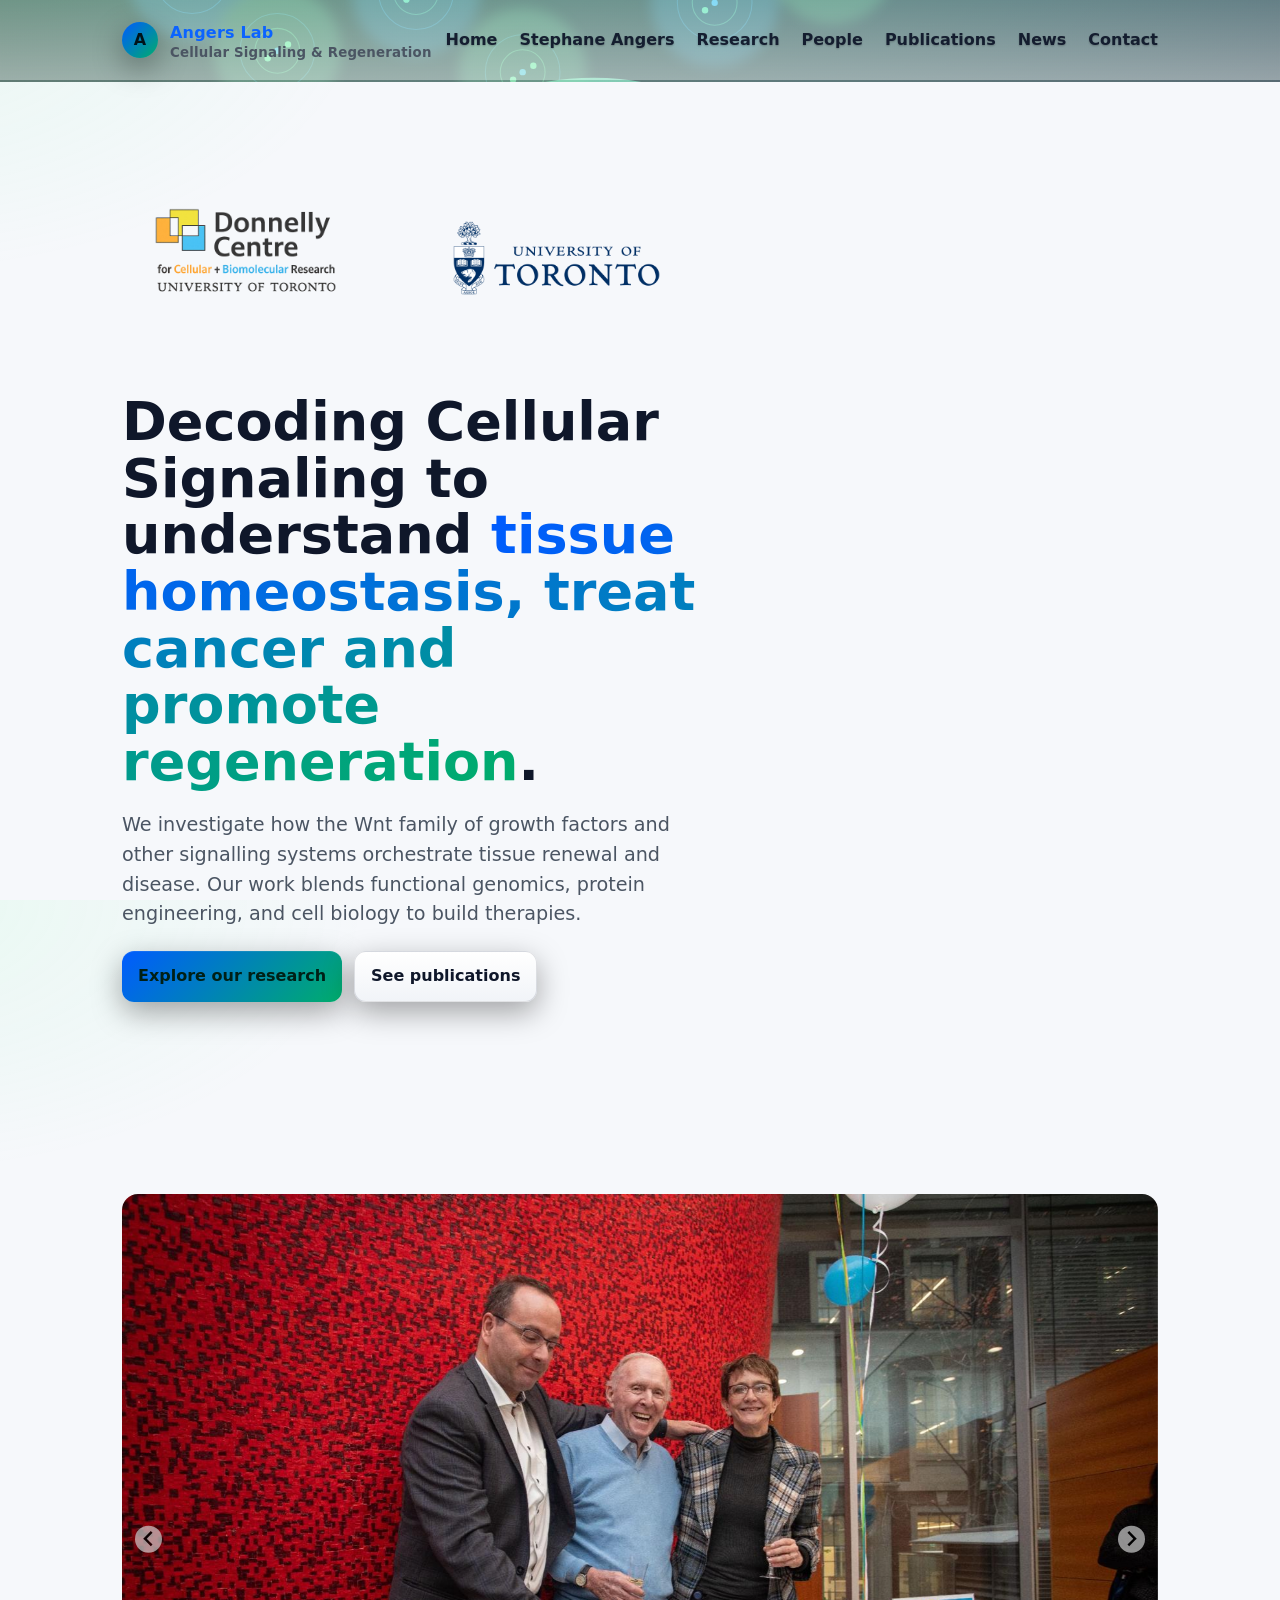
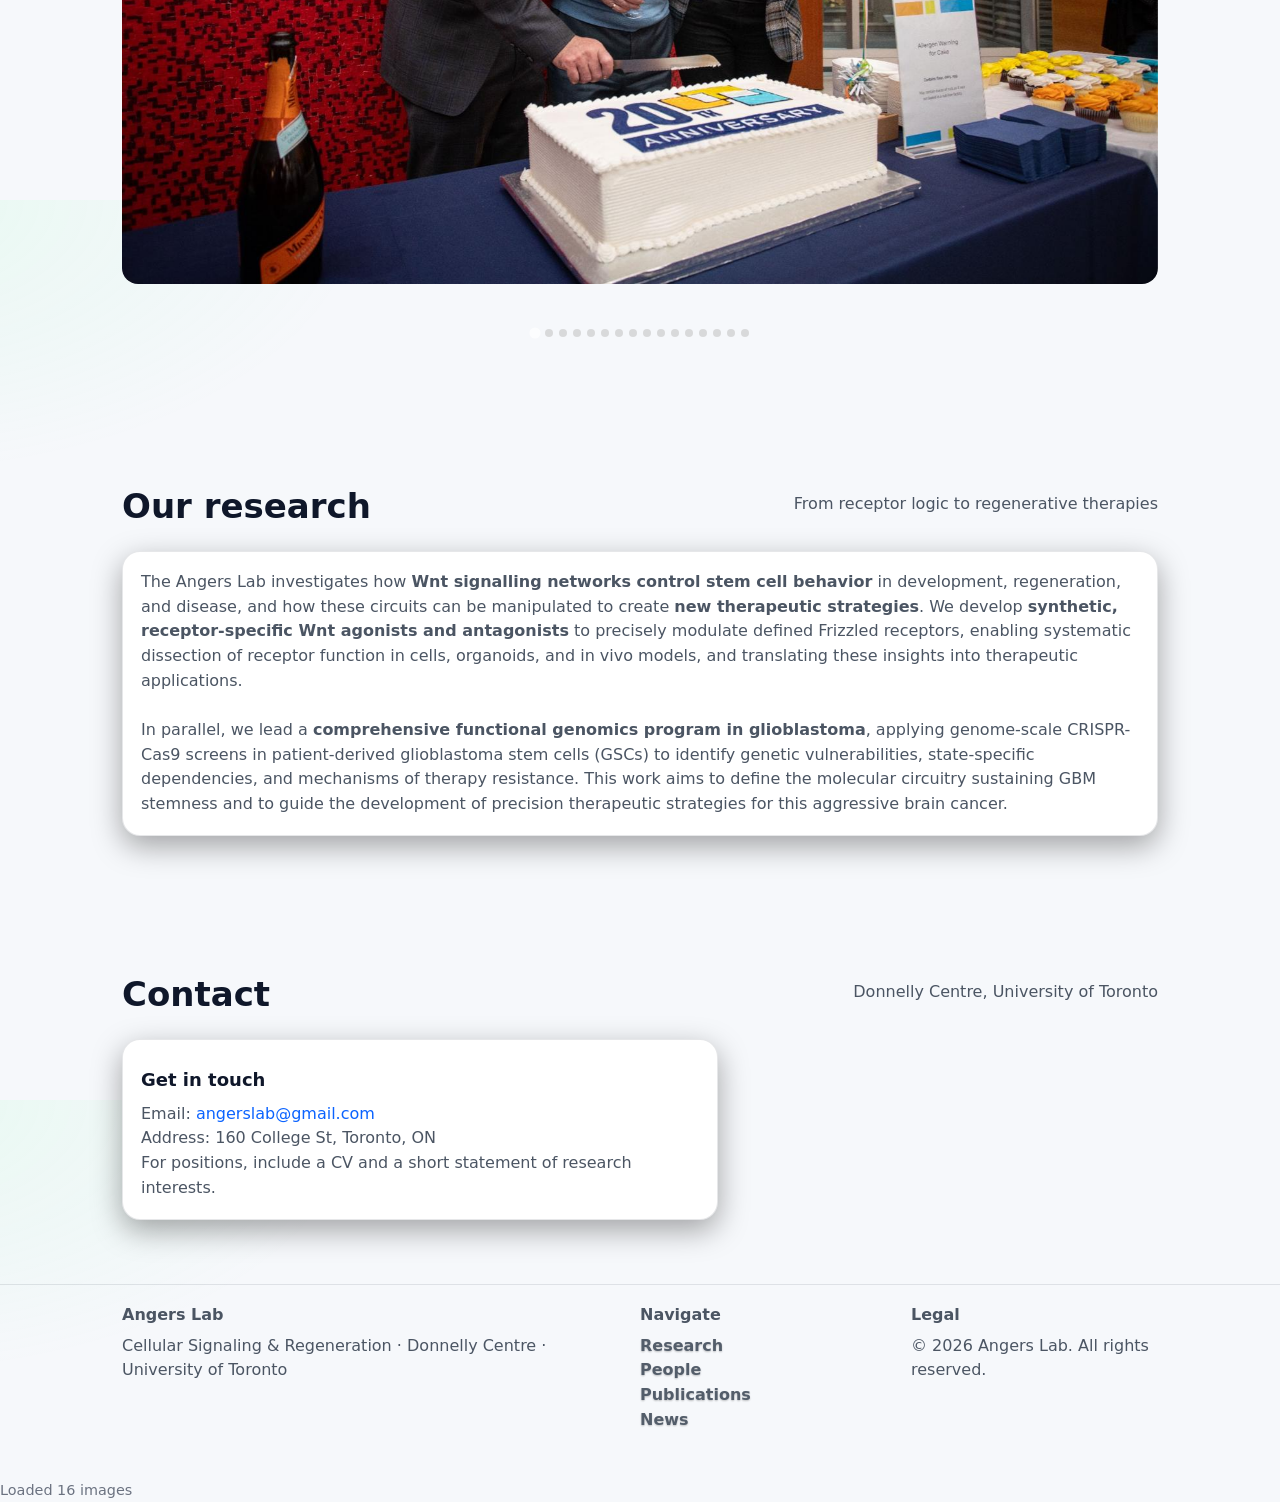
<file: index.html>
<!DOCTYPE html>
<html lang="en">
<head>
<meta charset="utf-8"/>
<meta name="viewport" content="width=device-width, initial-scale=1, viewport-fit=cover"/>
<title>Angers Lab | Cellular Signaling &amp; Regeneration</title>
<meta name="description" content="Angers Lab at the University of Toronto. We study cellular signalling, Wnt/Frizzled biology, and regenerative medicine."/>
<link rel="icon" href="data:image/svg+xml,&lt;svg xmlns='http://www.w3.org/2000/svg' viewBox='0 0 100 100'&gt;&lt;rect width='100' height='100' fill='%230a0a0a'/&gt;&lt;text x='50' y='58' font-size='60' text-anchor='middle' fill='%23ffffff' font-family='Arial, Helvetica, sans-serif'&gt;A&lt;/text&gt;&lt;/svg&gt;"/>
<style>
    :root {
      --bg: #0b0c10;
      --panel: #111317;
      --elev: #161a20;
      --text: #e9eef5;
      --muted: #aeb6c2;
      --brand: #59d5ff;
      --brand-2: #7bffb1;
      --link: var(--brand);
      --maxw: 1100px;
      --radius: 18px;
      --shadow: 0 10px 30px rgba(0,0,0,.35);
    }
    @media (prefers-color-scheme: light) {
      :root {
        --bg: #f6f8fb;
        --panel: #ffffff;
        --elev: #f1f4f8;
        --text: #0f172a;
        --muted: #4b5563;
        --brand: #005bff;
        --brand-2: #00ad6b;
        --link: #0b63ff;
      }
    }
    * { box-sizing: border-box; }
    html, body { height: 100%; }
    body {
      margin: 0;
      font-family: ui-sans-serif, system-ui, -apple-system, Segoe UI, Roboto, Helvetica, Arial, "Apple Color Emoji", "Segoe UI Emoji";
      color: var(--text);
      background: radial-gradient(1200px 600px at 80% -50%, rgba(89,213,255,.15), transparent 60%), radial-gradient(900px 500px at -10% 0%, rgba(123,255,177,.12), transparent 55%), var(--bg);
      line-height: 1.55;
    }
    a { color: var(--link); text-decoration: none; }
    a:hover { text-decoration: underline; }
    .wrap { max-width: var(--maxw); margin-inline: auto; padding-inline: clamp(16px, 3vw, 32px); }
    
    
    
    
    .brand small { display: block; font-weight: 600; color: var(--muted); line-height: 1; }
    
    
    
    
      
    }
    .hero { padding: clamp(28px, 6vw, 64px) 0 clamp(24px, 5vw, 48px); }
    .hero-grid { display: grid; grid-template-columns: 1.2fr .8fr; gap: clamp(20px, 5vw, 48px); align-items: center; }
    @media (max-width: 980px) { .hero-grid { grid-template-columns: 1fr; } }
    .eyebrow { display: inline-block; padding: 6px 10px; border-radius: 999px; background: color-mix(in oklab, var(--brand) 20%, transparent); color: color-mix(in oklab, var(--brand) 80%, var(--text)); font-weight: 700; letter-spacing: .2px; }
    h1 { font-size: clamp(28px, 4.5vw, 54px); margin: 14px 0 12px; line-height: 1.05; }
    .lead { font-size: clamp(16px, 1.5vw, 20px); color: var(--muted); max-width: 60ch; }
    .cta-row { display: flex; gap: 12px; margin-top: 22px; flex-wrap: wrap; }
    .btn { display: inline-flex; align-items: center; gap: 10px; padding: 12px 16px; border-radius: 12px; border: 1px solid color-mix(in oklab, var(--text) 12%, transparent); background: linear-gradient(180deg, color-mix(in oklab, var(--panel) 100%, transparent), color-mix(in oklab, var(--elev) 100%, transparent)); color: var(--text); font-weight: 700; text-decoration: none; box-shadow: 0 1px 0 rgba(255,255,255,.08) inset, var(--shadow); }
    .btn.fill { background: linear-gradient(135deg, var(--brand), var(--brand-2)); color: #002016; border: none; }
    .hero-card { background: linear-gradient(180deg, color-mix(in oklab, var(--panel) 90%, transparent), color-mix(in oklab, var(--elev) 100%, transparent)); border: 1px solid color-mix(in oklab, var(--text) 10%, transparent); border-radius: var(--radius); padding: 18px; box-shadow: var(--shadow); }
    .hero-card .stat { display: grid; grid-template-columns: auto 1fr; gap: 8px 14px; align-items: center; border-bottom: 1px dashed color-mix(in oklab, var(--text) 10%, transparent); padding: 12px 0; }
    .hero-card .stat:last-child { border-bottom: none; }
    .hero-card .stat .num { font-size: 28px; font-weight: 900; background: linear-gradient(135deg, var(--brand), var(--brand-2)); -webkit-background-clip: text; background-clip: text; color: transparent; }
    .hero-card .stat small { color: var(--muted); }
    section { padding: clamp(28px, 6vw, 64px) 0; }
    .section-head { display: flex; align-items: end; justify-content: space-between; gap: 12px; margin-bottom: 18px; }
    .section-head h2 { margin: 0; font-size: clamp(22px, 3.2vw, 34px); }
    .sub { color: var(--muted); }
    .grid { display: grid; grid-template-columns: repeat(12, 1fr); gap: clamp(12px, 2vw, 20px); }
    .card { grid-column: span 4; background: var(--panel); border: 1px solid color-mix(in oklab, var(--text) 10%, transparent); border-radius: var(--radius); padding: 18px; box-shadow: var(--shadow); }
    .card h3 { margin: 8px 0 8px; font-size: 18px; }
    .card p { color: var(--muted); margin: 0; }
    .chip { display: inline-flex; align-items: center; gap: 8px; padding: 6px 10px; border-radius: 999px; background: color-mix(in oklab, var(--text) 8%, transparent); color: var(--text); font-weight: 600; }
    .figure {  border-radius: 14px; background: linear-gradient(135deg, color-mix(in oklab, var(--brand) 30%, transparent), color-mix(in oklab, var(--brand-2) 30%, transparent)); opacity: .9; }
    @media (max-width: 980px) { .card { grid-column: span 6; } }
    @media (max-width: 680px) { .card { grid-column: span 12; } }
    .people { display: grid; grid-template-columns: repeat(4, 1fr); gap: 16px; }
    .person { background: var(--panel); border: 1px solid color-mix(in oklab, var(--text) 10%, transparent); border-radius: 16px; padding: 14px; display: grid; grid-template-columns: 56px 1fr; gap: 12px; align-items: center; box-shadow: var(--shadow); }
    .avatar { width: 56px; height: 56px; border-radius: 50%; background: linear-gradient(135deg, var(--brand), var(--brand-2)); display: grid; place-items: center; font-weight: 900; color: #002016; }
    .person small { color: var(--muted); }
     }
    @media (max-width: 520px) { .people { grid-template-columns: 1fr; } }
    .pubs { display: grid; gap: 14px; }
    .pub { background: var(--panel); border: 1px solid color-mix(in oklab, var(--text) 10%, transparent); border-radius: 14px; padding: 14px; box-shadow: var(--shadow); }
    .pub b { display: block; margin-bottom: 6px; }
    .pub .meta { color: var(--muted); font-size: .95rem; }
    footer { border-top: 1px solid color-mix(in oklab, var(--text) 10%, transparent); padding: 18px 0 32px; color: var(--muted); }
    .footer-grid { display: grid; grid-template-columns: 2fr 1fr 1fr; gap: 24px; }
    .footer-grid a { color: var(--muted); }
    @media (max-width: 820px) { .footer-grid { grid-template-columns: 1fr; } }
    .sr-only { position: absolute; width: 1px; height: 1px; padding: 0; margin: -1px; overflow: hidden; clip: rect(0,0,0,0); border: 0; }
    .mt-1{margin-top:6px}.mt-2{margin-top:12px}.mt-3{margin-top:18px}.mt-4{margin-top:26px}
  
    .banner{position:relative;margin:clamp(10px,2vw,16px) 0 0;}
    .banner .wrap{position:relative}
    .banner-figure{
      width:100%;
      aspect-ratio:21/9;
      background:url('assets/images/banner-wnt.svg') center/cover no-repeat;
      border-radius:18px;
      box-shadow:var(--shadow);
      border:1px solid color-mix(in oklab, var(--text) 10%, transparent);
    }
    .banner .caption{
      position:absolute;inset:auto 16px 14px 16px;
      background:color-mix(in oklab, var(--bg) 35%, transparent);
      backdrop-filter:blur(6px) saturate(130%);
      color:var(--text);
      padding:8px 12px;border-radius:12px;
      border:1px solid color-mix(in oklab, var(--text) 10%, transparent);
      font-weight:600;display:inline-flex;gap:10px;align-items:center;
    }
/* --- Non-Splide Carousel (unused) --- */
.carousel { position: relative; margin: 24px 0 8px; }
.carousel .viewport { overflow: hidden; border-radius: 16px; box-shadow: var(--shadow); border:1px solid color-mix(in oklab, var(--text) 10%, transparent); }
.carousel .slides { display: flex; transition: transform .6s cubic-bezier(.22,.61,.36,1); }
.carousel .slide {
  min-width: 100%;
  display: flex;
  justify-content: center;
  align-items: center;
  background: var(--panel);
}
.carousel .slide img {
  max-width: 100%;
  height: auto;
  max-height: 75vh;
  object-fit: scale-down;
  object-position: center;
  display: block;
}
.carousel button
.carousel button.nav:hover { background: color-mix(in oklab, var(--bg) 65%, transparent); }
.carousel button.prev { left: 10px; } .carousel button.next { right: 10px; }
.carousel .dots { display: flex; gap: 8px; justify-content: center; padding: 10px 0 0; }
.carousel .dot {
  width: 8px; height: 8px; border-radius: 999px; background: color-mix(in oklab, var(--text) 18%, transparent);
  border: 1px solid color-mix(in oklab, var(--text) 12%, transparent); cursor: pointer;
}
.carousel .dot[aria-selected="true"] { background: linear-gradient(135deg, var(--brand), var(--brand-2)); border: none; }

/* --- Logo row responsive rules --- */
.logo-row {
  display: flex;
  justify-content: center;
  align-items: center;
  gap: clamp(32px, 6vw, 80px);
  margin: 12px 0 36px;
}
.logo-row img {
  height: clamp(100px, 18vw, 200px);
  max-width: 45%;
  width: auto;
  object-fit: contain;
}
@media (max-width: 820px){
  .logo-row { gap: clamp(24px, 6vw, 64px); }
}
@media (max-width: 480px){
  .logo-row img { max-width: 46%; }
}

/* Canonical site header + nav */
header { position: sticky; top: 0; z-index: 50; backdrop-filter: saturate(140%) blur(8px); background: linear-gradient(180deg, color-mix(in oklab, var(--bg) 30%, transparent), color-mix(in oklab, var(--bg) 55%, transparent)), url('assets/images/banner-wnt.svg') center/cover no-repeat; border-bottom: 2px solid color-mix(in oklab, var(--text) 10%, transparent); }
.nav { display: flex; align-items: center; justify-content: space-between; height: 80px; }
.brand { display: flex; align-items: center; gap: 12px; font-weight: 700; letter-spacing: .2px; }
.brand .logo { width: 36px; height: 36px; border-radius: 50%; background: linear-gradient(135deg, var(--brand), var(--brand-2)); display: grid; place-items: center; color: #001319; font-weight: 900; box-shadow: var(--shadow); }
nav ul { list-style: none; margin: 0; padding: 0; display: flex; gap: 22px; align-items: center; }
nav a { color: var(--text); opacity: .95; font-weight: 700; text-shadow: 0 1px 2px rgba(0,0,0,.25); }
.menu-btn { display: none; background: none; border: none; color: var(--text); font-size: 28px; }
@media (max-width: 860px) {
      nav ul { display: none; position: absolute; top: 64px; left: 0; right: 0; background: var(--panel); border-bottom: 2px solid color-mix(in oklab, var(--text) 10%, transparent); padding: 12px 18px; flex-direction: column; gap: 8px; }

nav a.active { font-weight: bold; text-decoration: underline; }
/* Optional: prevent body from scrolling when menu is open */
body.no-scroll { overflow: hidden; }
</style>

<!-- Splide CSS -->
<link rel="stylesheet" href="https://cdn.jsdelivr.net/npm/@splidejs/splide@4/dist/css/splide.min.css"/>
<style>
/* Splide iPhone-friendly sizing: avoid cropping and jitter */
.splide { margin: 0 auto; max-width: var(--maxw); }
.splide__track { border-radius: 16px; overflow: hidden; background: var(--panel); }
.splide__slide {
  display:flex; align-items:center; justify-content:center;
  background: var(--panel);
  will-change: transform;
}
/* Use dvh on iOS 16+; fallback to vh. Keep images crisp and contained */
.splide__slide img {
  max-width: 100%;
  height: auto;
  max-height: 78dvh;
  object-fit: contain;
  display: block;
  -webkit-transform: translateZ(0);
  backface-visibility: hidden;
}
@supports not (height: 100dvh) {
  .splide__slide img { max-height: 75vh; }
}
/* Slight inner padding so tall images don't touch edges on phones */
@media (max-width: 600px){
  .splide__slide { padding: 8px; }
}
#status { color:#6b7280; font-size:.9rem; }
</style>
<style>
@media (max-width: 860px) {
  .menu-btn { display: inline-block !important; }
  nav ul.open { display: flex !important; }
}
</style>
</head>
<body>
<a class="sr-only" href="#main">Skip to content</a>
<header>
  <div class="wrap nav">
    <a aria-label="Angers Lab Home" class="brand" href="index.html">
      <span class="logo">A</span>
      <span>Angers Lab<br/><small>Cellular Signaling &amp; Regeneration</small></span>
    </a>
    <nav>
      <button class="menu-btn" aria-label="Open menu" onclick="toggleMenu()" aria-expanded="false">☰</button>
      <ul id="menu"><li><a href="index.html" class="active"><span class="active"></span>Home</a></li>
<li><a href="stephane-angers.html">Stephane Angers</a></li>
        <li><a href="research.html">Research</a></li>
        <li><a href="people.html">People</a></li>
        <li><a href="publications.html">Publications</a></li>
        <li><a href="news.html">News</a></li>
        <li><a href="#contact">Contact</a></li></ul>
    </nav>
  </div>
</header>

<section id="home" class="hero">
  <div class="wrap hero-grid">
    <div>
      <div class="logo-row">
        <img src="assets/images/donnelly-logo.png" alt="Donnelly Centre Logo"/>
        <img src="assets/images/uoft-logo.png" alt="University of Toronto Logo"/>
      </div>
      <h1>Decoding Cellular Signaling to understand <span style="background:linear-gradient(135deg,var(--brand),var(--brand-2));-webkit-background-clip:text;background-clip:text;color:transparent">tissue homeostasis, treat cancer and promote regeneration</span>.</h1>
      <p class="lead">We investigate how the Wnt family of growth factors and other signalling systems orchestrate tissue renewal and disease. Our work blends functional genomics, protein engineering, and cell biology to build therapies.</p>
      <div class="cta-row">
        <a class="btn fill" href="research.html">Explore our research</a>
        <a class="btn" href="publications.html">See publications</a>
      </div>
    </div>
  </div>
</section>

<section class="wrap" aria-label="Research visuals">
  <section id="auto-splide" class="splide" aria-label="Lab figures carousel">
    <div class="splide__track">
      <ul id="slides" class="splide__list"></ul>
    </div>
  </section>
</section>

<section id="about">
  <div class="wrap">
    <div class="section-head">
      <h2>Our research</h2>
      <p class="sub">From receptor logic to regenerative therapies</p>
    </div>
    <div class="card prose leading-relaxed" style="grid-column: span 12;">
  <p class="mt-2 text-justify">
    The Angers Lab investigates how <b>Wnt signalling networks control stem cell behavior</b> in development, 
    regeneration, and disease, and how these circuits can be manipulated to create <b>new therapeutic strategies</b>. 
    We develop <b>synthetic, receptor-specific Wnt agonists and antagonists</b> to precisely modulate defined Frizzled receptors, 
    enabling systematic dissection of receptor function in cells, organoids, and in vivo models, and translating these insights 
    into therapeutic applications.
  </p>

  <p style="margin-top: 24px;">
    In parallel, we lead a <b>comprehensive functional genomics program in glioblastoma</b>, applying genome-scale CRISPR-Cas9 
    screens in patient-derived glioblastoma stem cells (GSCs) to identify genetic vulnerabilities, state-specific dependencies, 
    and mechanisms of therapy resistance. This work aims to define the molecular circuitry sustaining GBM stemness and to guide 
    the development of precision therapeutic strategies for this aggressive brain cancer.
  </p>
</div>
  </div>
</section>

<section id="contact">
  <div class="wrap">
    <div class="section-head">
      <h2>Contact</h2>
      <p class="sub">Donnelly Centre, University of Toronto</p>
    </div>
    <div class="grid">
      <div class="card" style="grid-column: span 7">
        <h3>Get in touch</h3>
        <p class="mt-2">Email: <a href="mailto:info@angerslab.org">angerslab@gmail.com</a></p>
        <p>Address: 160 College St, Toronto, ON</p>
        <p class="mt-2">For positions, include a CV and a short statement of research interests.</p>
      </div>
  </div>
</section>

<footer>
  <div class="wrap footer-grid">
    <div>
      <b>Angers Lab</b>
      <p class="mt-1">Cellular Signaling &amp; Regeneration · Donnelly Centre · University of Toronto</p>
    </div>
    <div>
      <b>Navigate</b>
      <nav class="mt-1">
        <a href="research.html">Research</a><br/>
        <a href="people.html">People</a><br/>
        <a href="publications.html">Publications</a><br/>
        <a href="news.html">News</a>
      </nav>
    </div>
    <div>
      <b>Legal</b>
      <p class="mt-1">© <span id="year"></span> Angers Lab. All rights reserved.</p>
    </div>
  </div>
</footer>

<script>
  
  document.getElementById('year').textContent = new Date().getFullYear();
  document.querySelectorAll('a[href^="#"]').forEach(a => a.addEventListener('click', e => {
    const id = a.getAttribute('href');
    if(id.length > 1){ e.preventDefault(); document.querySelector(id).scrollIntoView({behavior:'smooth'}); }
  }));

  // --- Non-Splide carousel init (kept in case it's used elsewhere) ---
  (function(){
    const root = document.getElementById('home-carousel');
    if(!root) return;
    const slidesWrap = root.querySelector('.slides');
    const slides = Array.from(root.querySelectorAll('.slide'));
    const dotsWrap = root.querySelector('.dots');
    let i = 0, timer;

    slides.forEach((_, idx)=>{
      const b = document.createElement('button');
      b.className = 'dot';
      b.setAttribute('role','tab');
      b.setAttribute('aria-label','Go to slide ' + (idx+1));
      b.addEventListener('click', ()=> go(idx, true));
      dotsWrap.appendChild(b);
    });

    function update(){
      slidesWrap.style.transform = `translateX(-${i*100}%)`;
      dotsWrap.querySelectorAll('.dot').forEach((d, idx)=> d.setAttribute('aria-selected', idx===i ? 'true' : 'false'));
    }
    function go(n, user){
      i = (n + slides.length) % slides.length;
      update();
      if(user) restart();
    }
    function next(){ go(i+1); }
    function prev(){ go(i-1); }

    root.querySelector('.next').addEventListener('click', ()=> next());
    root.querySelector('.prev').addEventListener('click', ()=> prev());

    function start(){ timer = setInterval(next, 5000); }
    function stop(){ clearInterval(timer); }
    function restart(){ stop(); start(); }

    root.addEventListener('mouseenter', stop);
    root.addEventListener('mouseleave', start);

    update(); start();
  })();
</script>

<!-- Splide -->
<script defer src="https://cdn.jsdelivr.net/npm/@splidejs/splide@4/dist/js/splide.min.js"></script>
<p id="status"></p>
<script>
document.addEventListener('DOMContentLoaded', async () => {
  const status = document.getElementById('status');
  const listEl = document.getElementById('slides');
  const manifestUrl = 'assets/carousel/manifest.json';

  try {
    const res = await fetch(manifestUrl, { cache: 'no-cache' });
    if (!res.ok) throw new Error('HTTP ' + res.status + ' ' + res.statusText);
    const data = await res.json();
    const images = Array.isArray(data.images) ? data.images : [];

    if (images.length === 0) {
      status.textContent = 'No images found in assets/carousel/.';
    } else {
      for (const rel of images) {
        const li = document.createElement('li');
        li.className = 'splide__slide';
        const img = document.createElement('img');
        img.loading = 'lazy';
        img.decoding = 'async';
        img.src = rel;
        img.alt = '';
        li.appendChild(img);
        listEl.appendChild(li);
      }

      new Splide('#auto-splide', {
        type: 'loop',
        pagination: true,
        arrows: true,
        gap: '0.5rem',
        // Key changes for iPhone rendering:
        // - Let Splide manage width; avoid autoWidth which can shrink images on mobile.
        autoHeight: true,
        focus: 'center',
        speed: 600,
        autoplay: true,
        interval: 5000,
        pauseOnHover: true,
        pauseOnFocus: true,
        breakpoints: {
          600: { arrows: false }
        }
      }).mount();

      status.textContent = 'Loaded ' + images.length + ' image' + (images.length > 1 ? 's' : '');
    }
  } catch (err) {
    status.style.color = '#b91c1c';
    status.textContent = 'Failed to load manifest: ' + err.message + ' — ensure assets/carousel/manifest.json is published.';
  }
});
</script>
<script>
(function () {
  const btn  = document.querySelector('.menu-btn');
  const menu = document.getElementById('menu');

  if (!btn || !menu) return;

  function set(open) {
    menu.classList.toggle('open', open);
    btn.setAttribute('aria-expanded', String(open));
    document.body.classList.toggle('no-scroll', open);
  }

  window.toggleMenu = () => set(!menu.classList.contains('open'));

  // Close the menu when a link is tapped
  menu.querySelectorAll('a').forEach(a => a.addEventListener('click', () => set(false)));

  // If resized back to desktop, ensure menu is closed and layout resets
  window.addEventListener('resize', () => {
    if (window.innerWidth > 860) set(false);
  });
})();
</script>
</body>
</html>
</file>
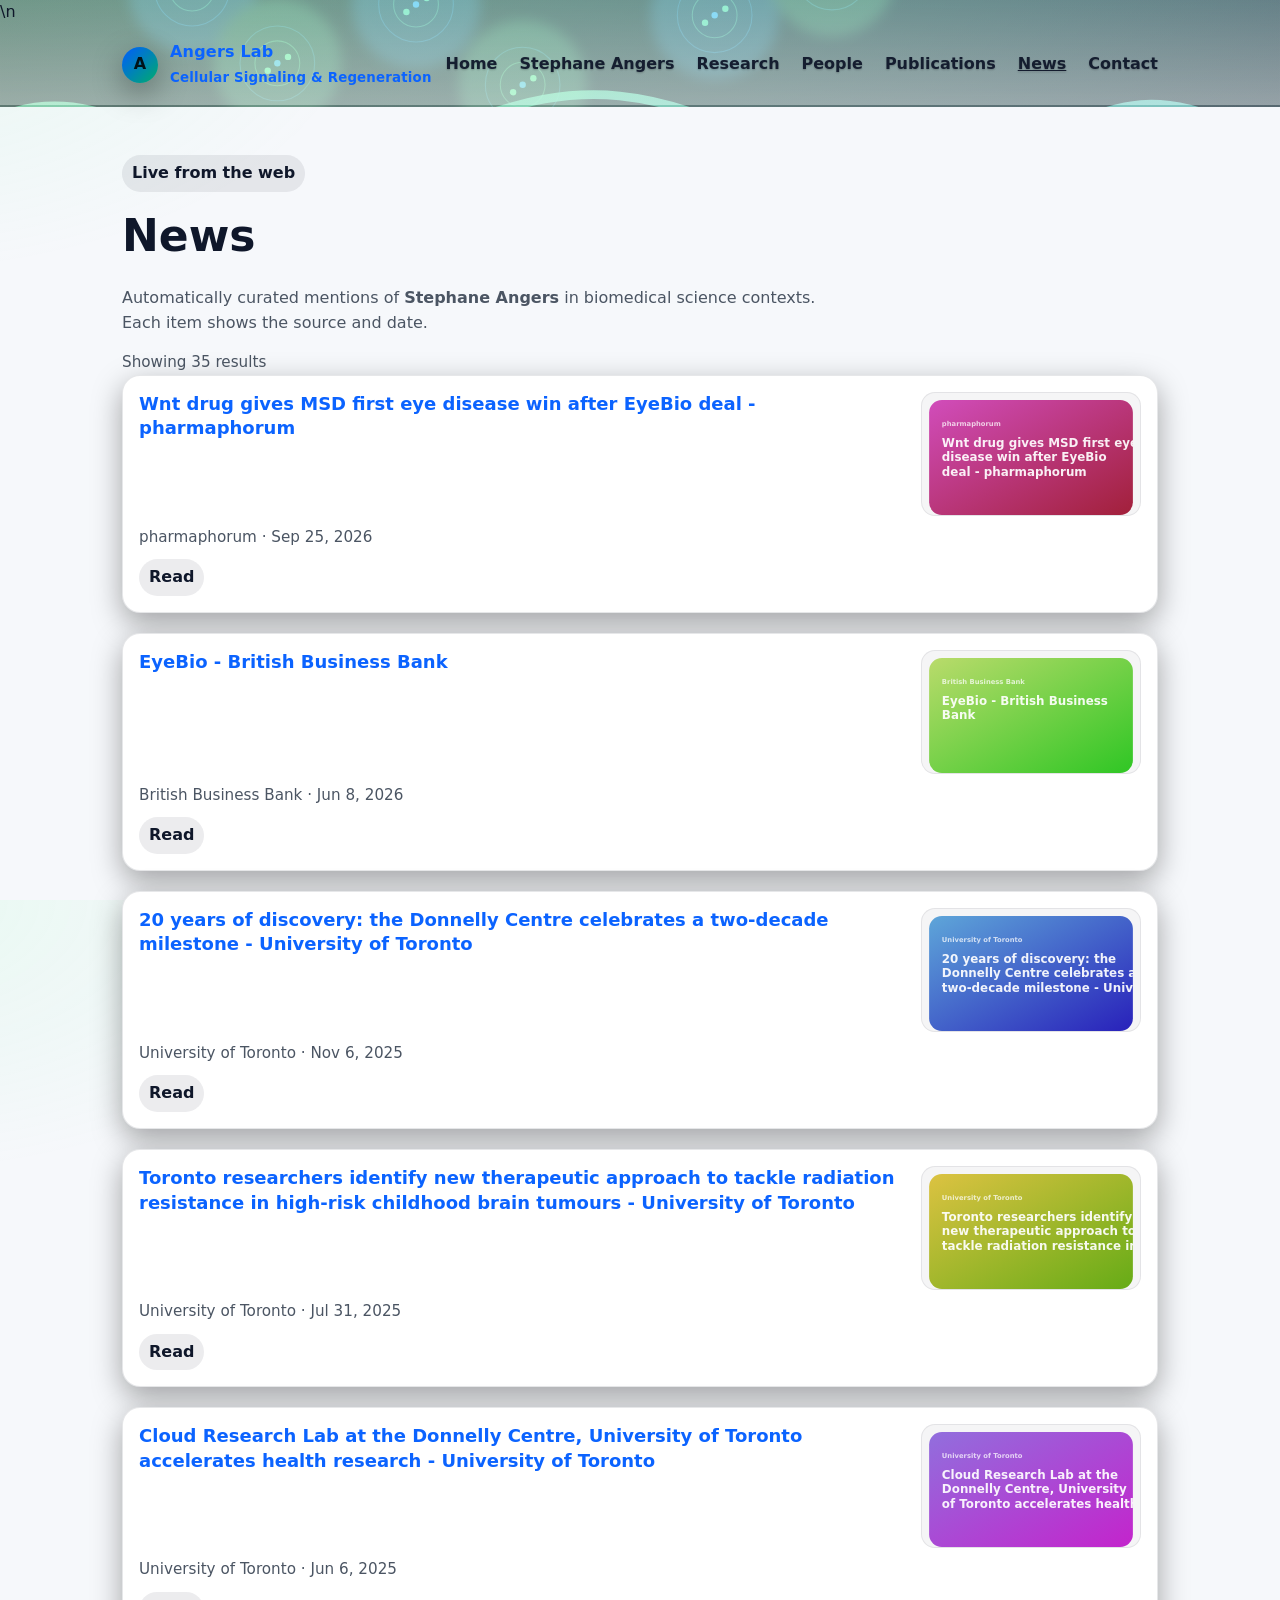
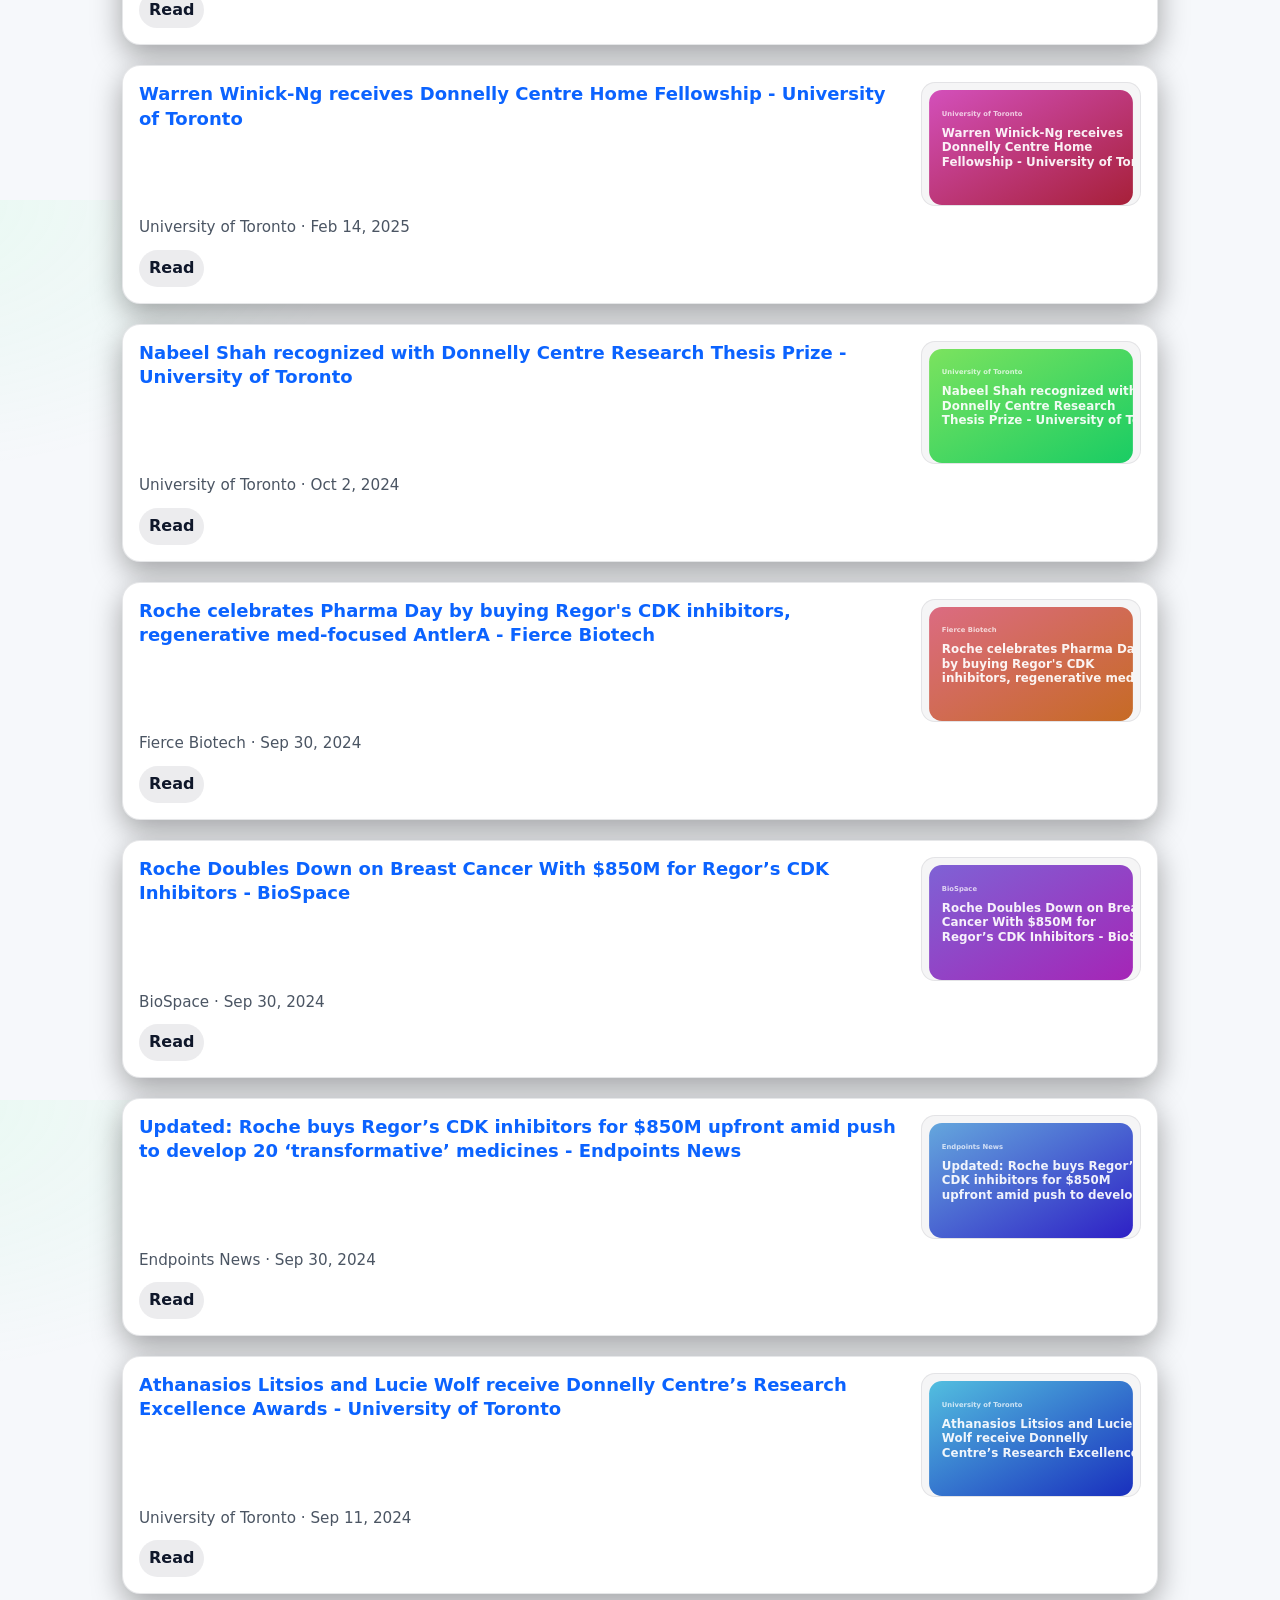
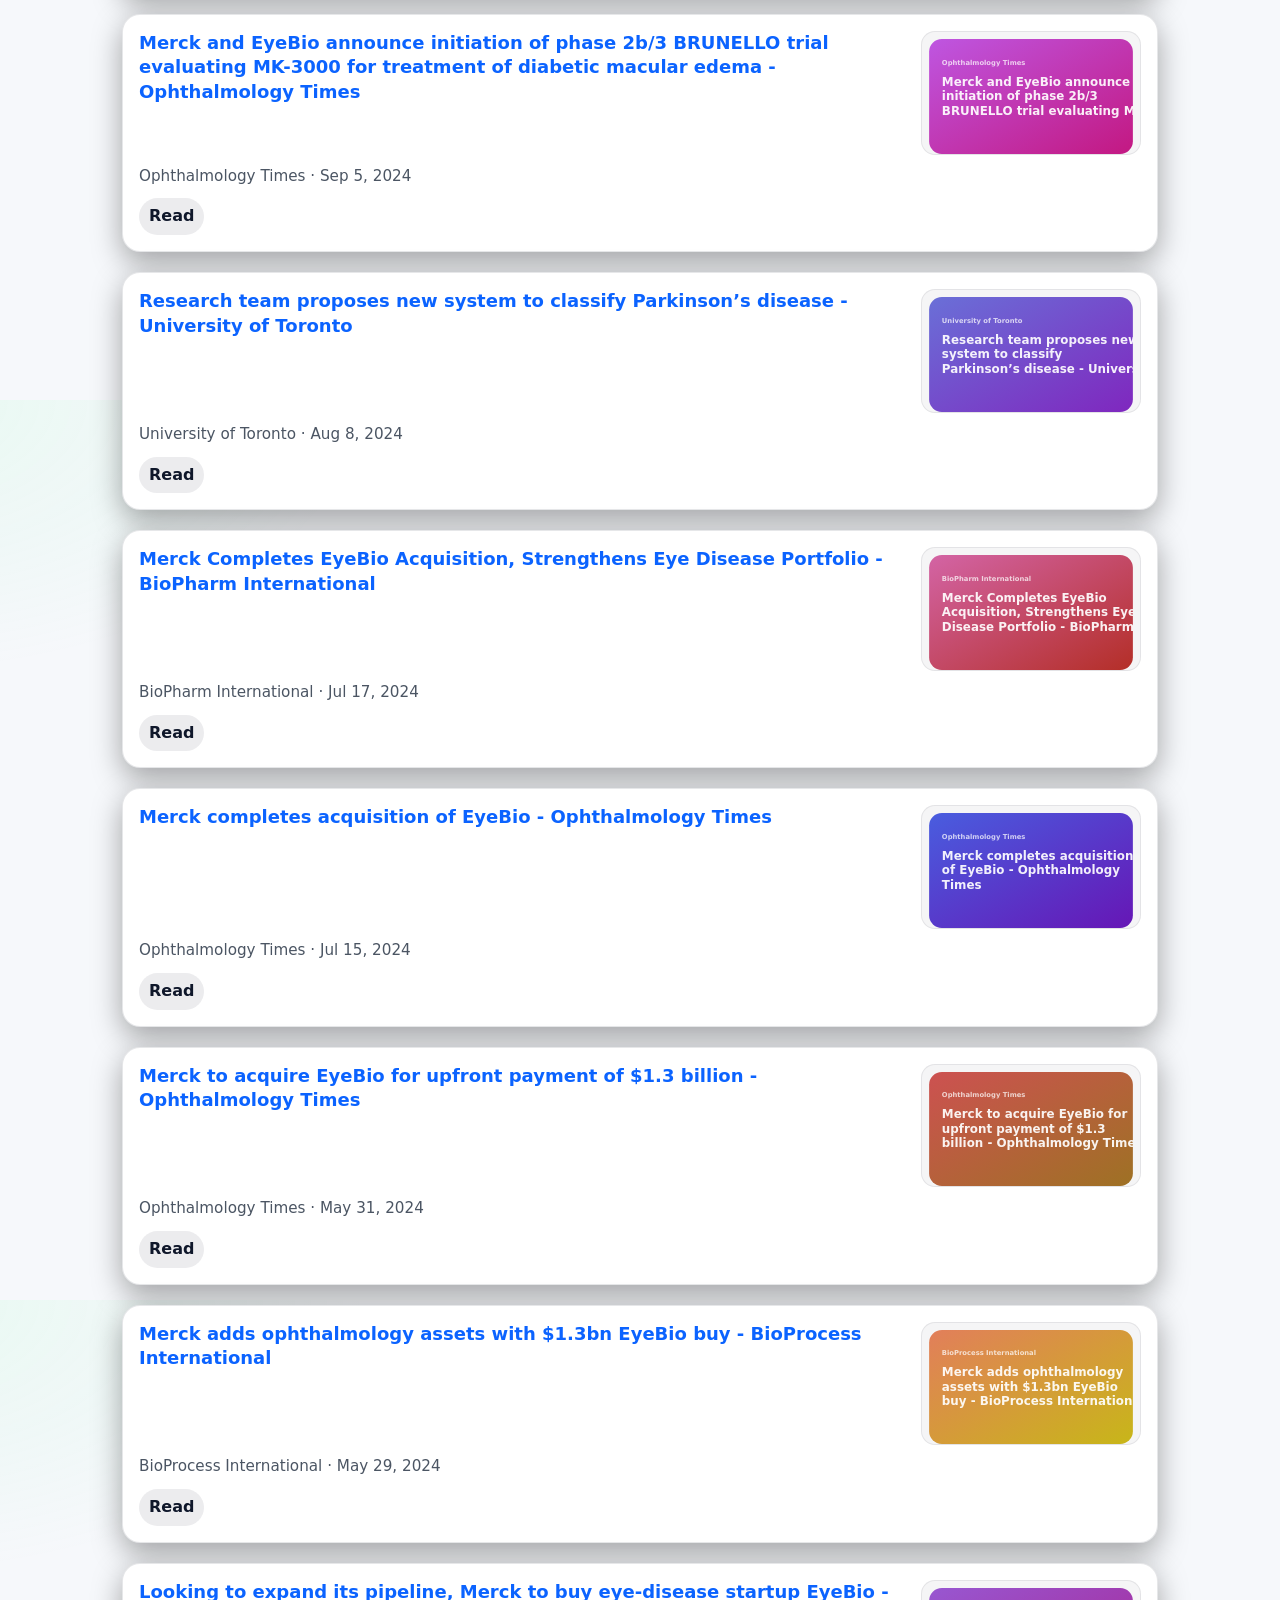
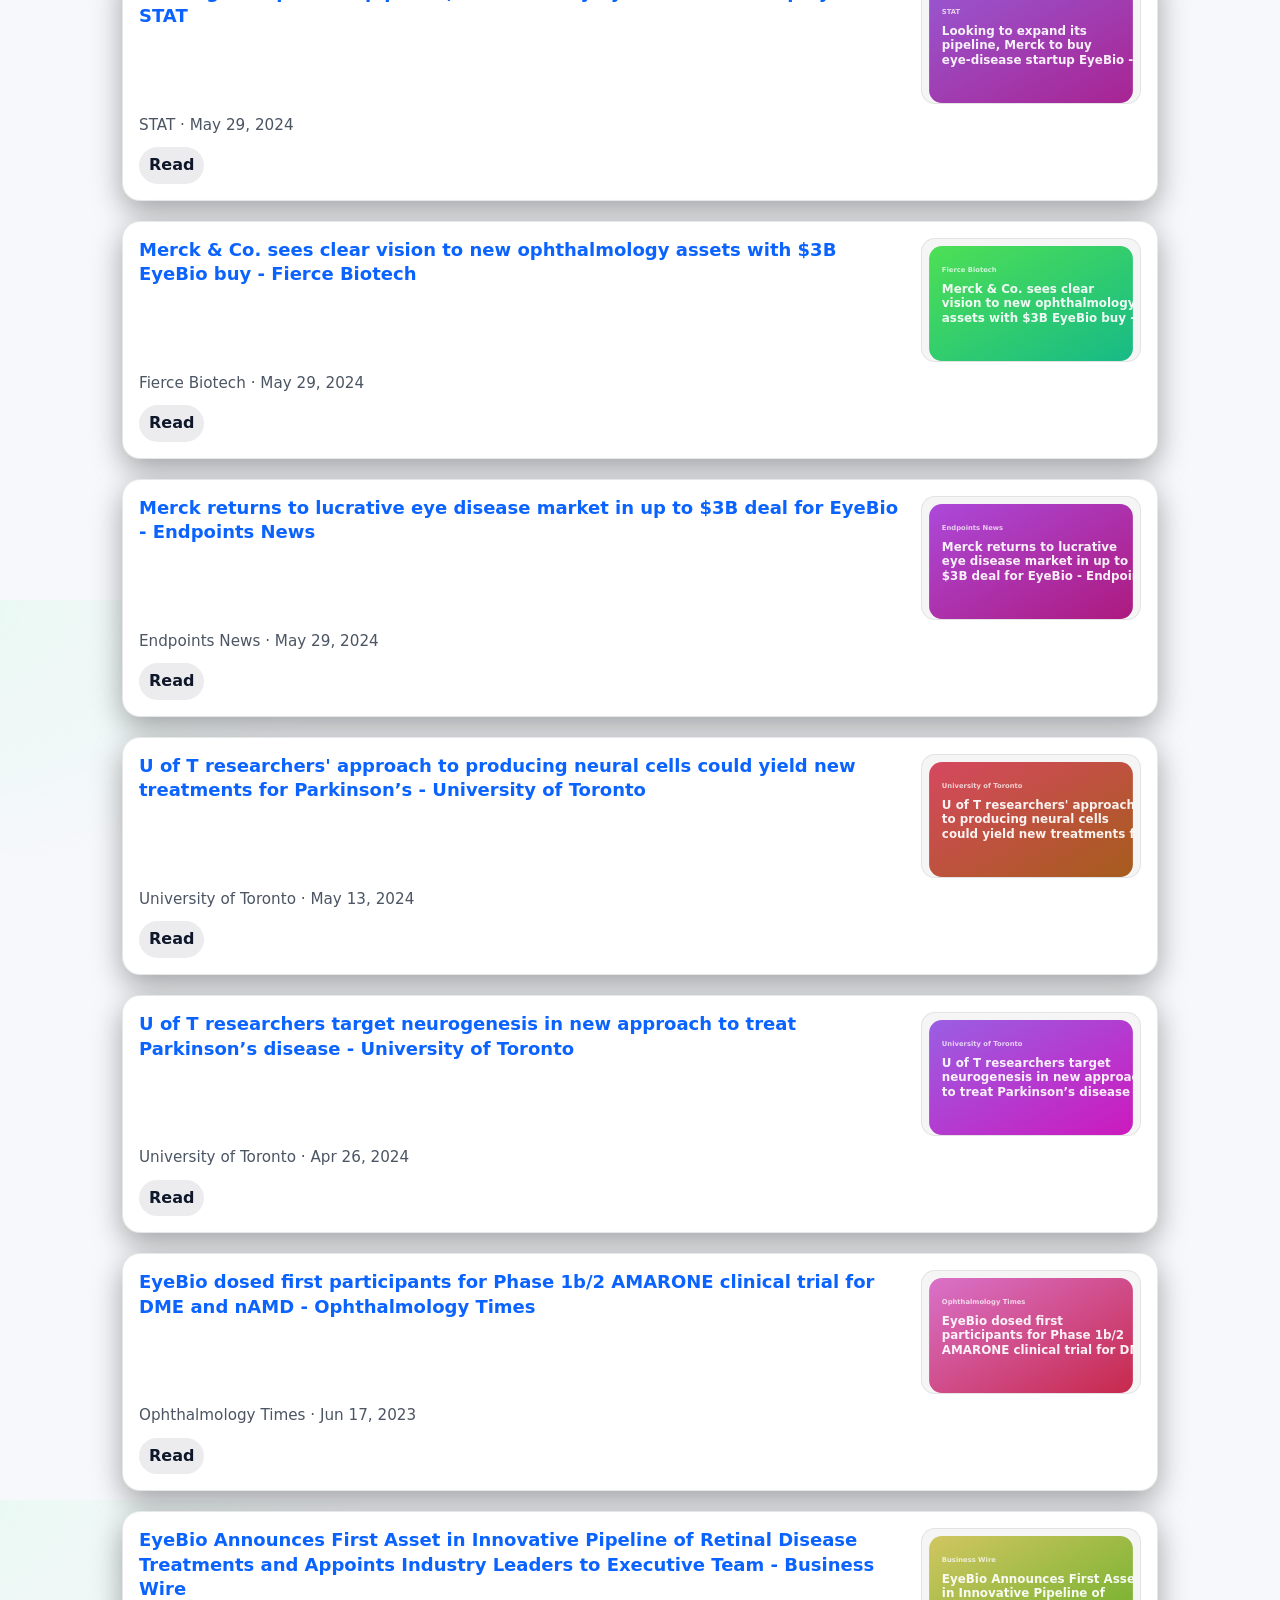
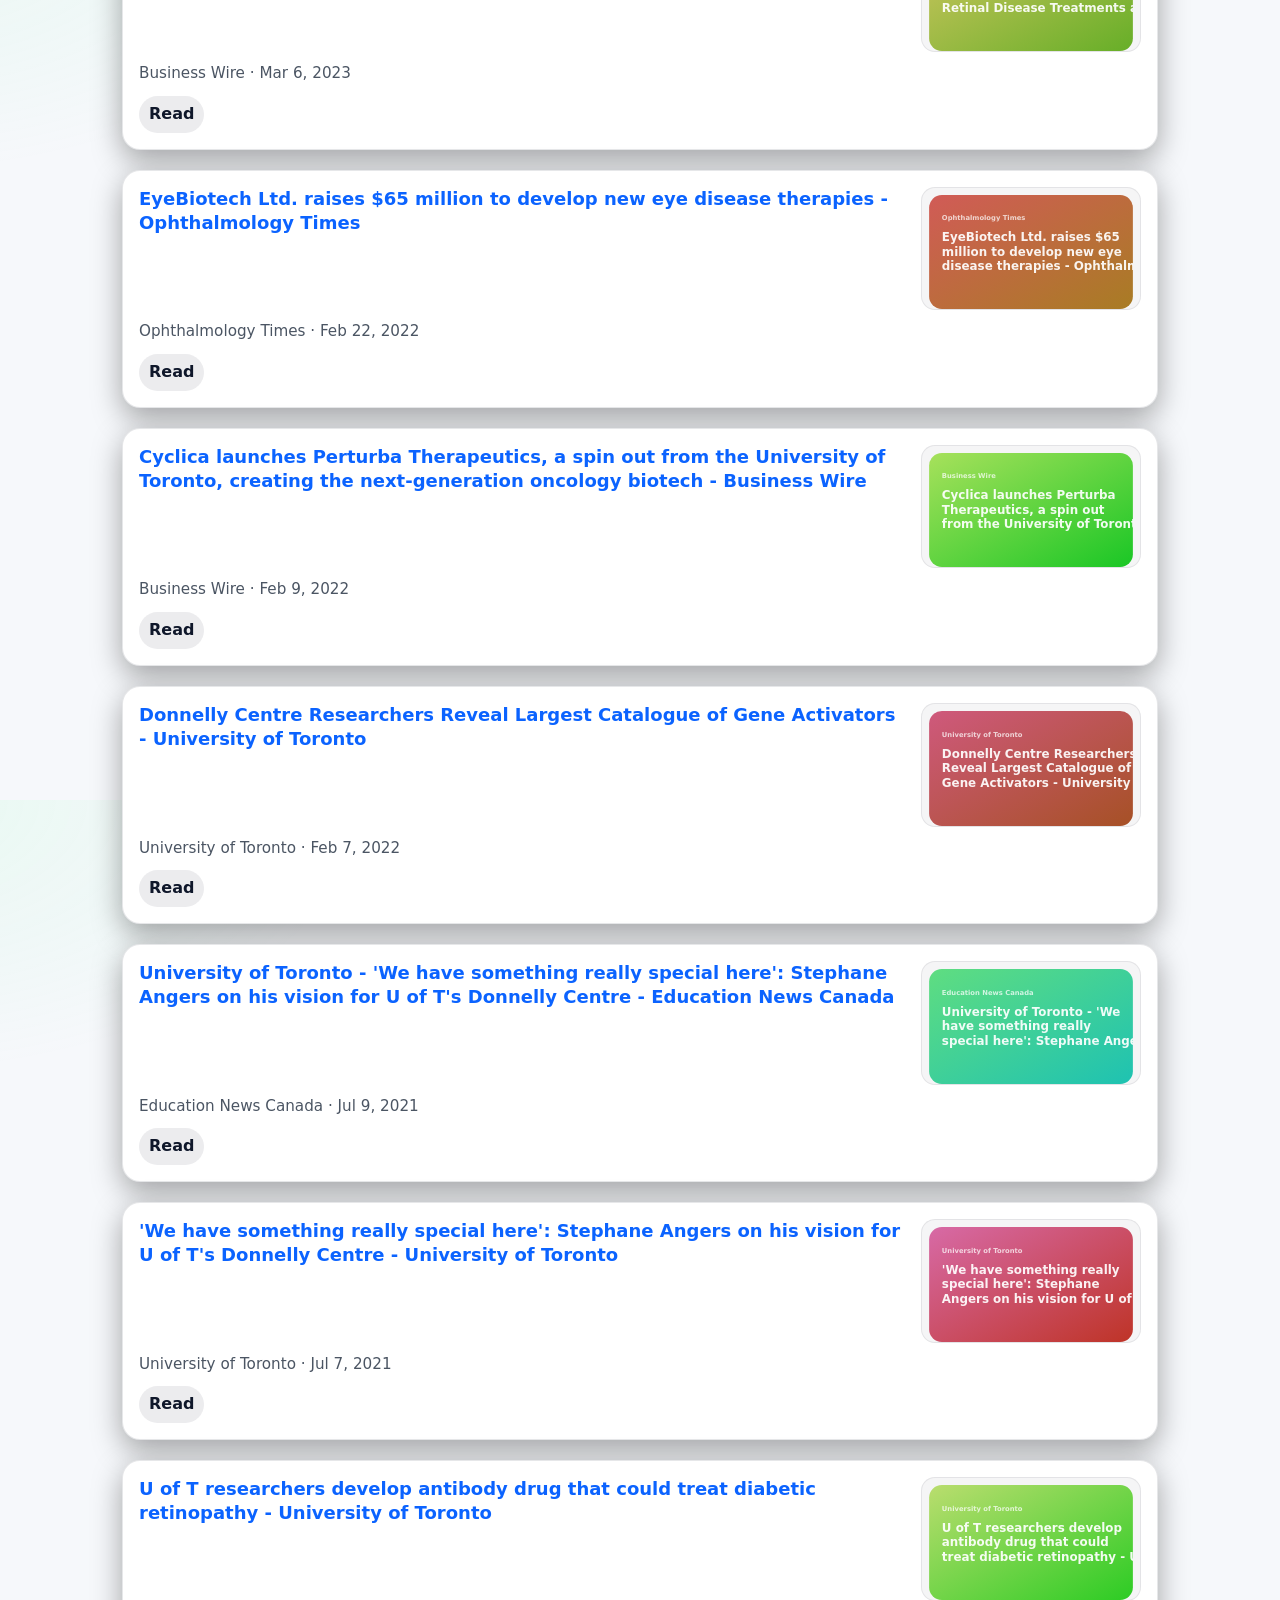
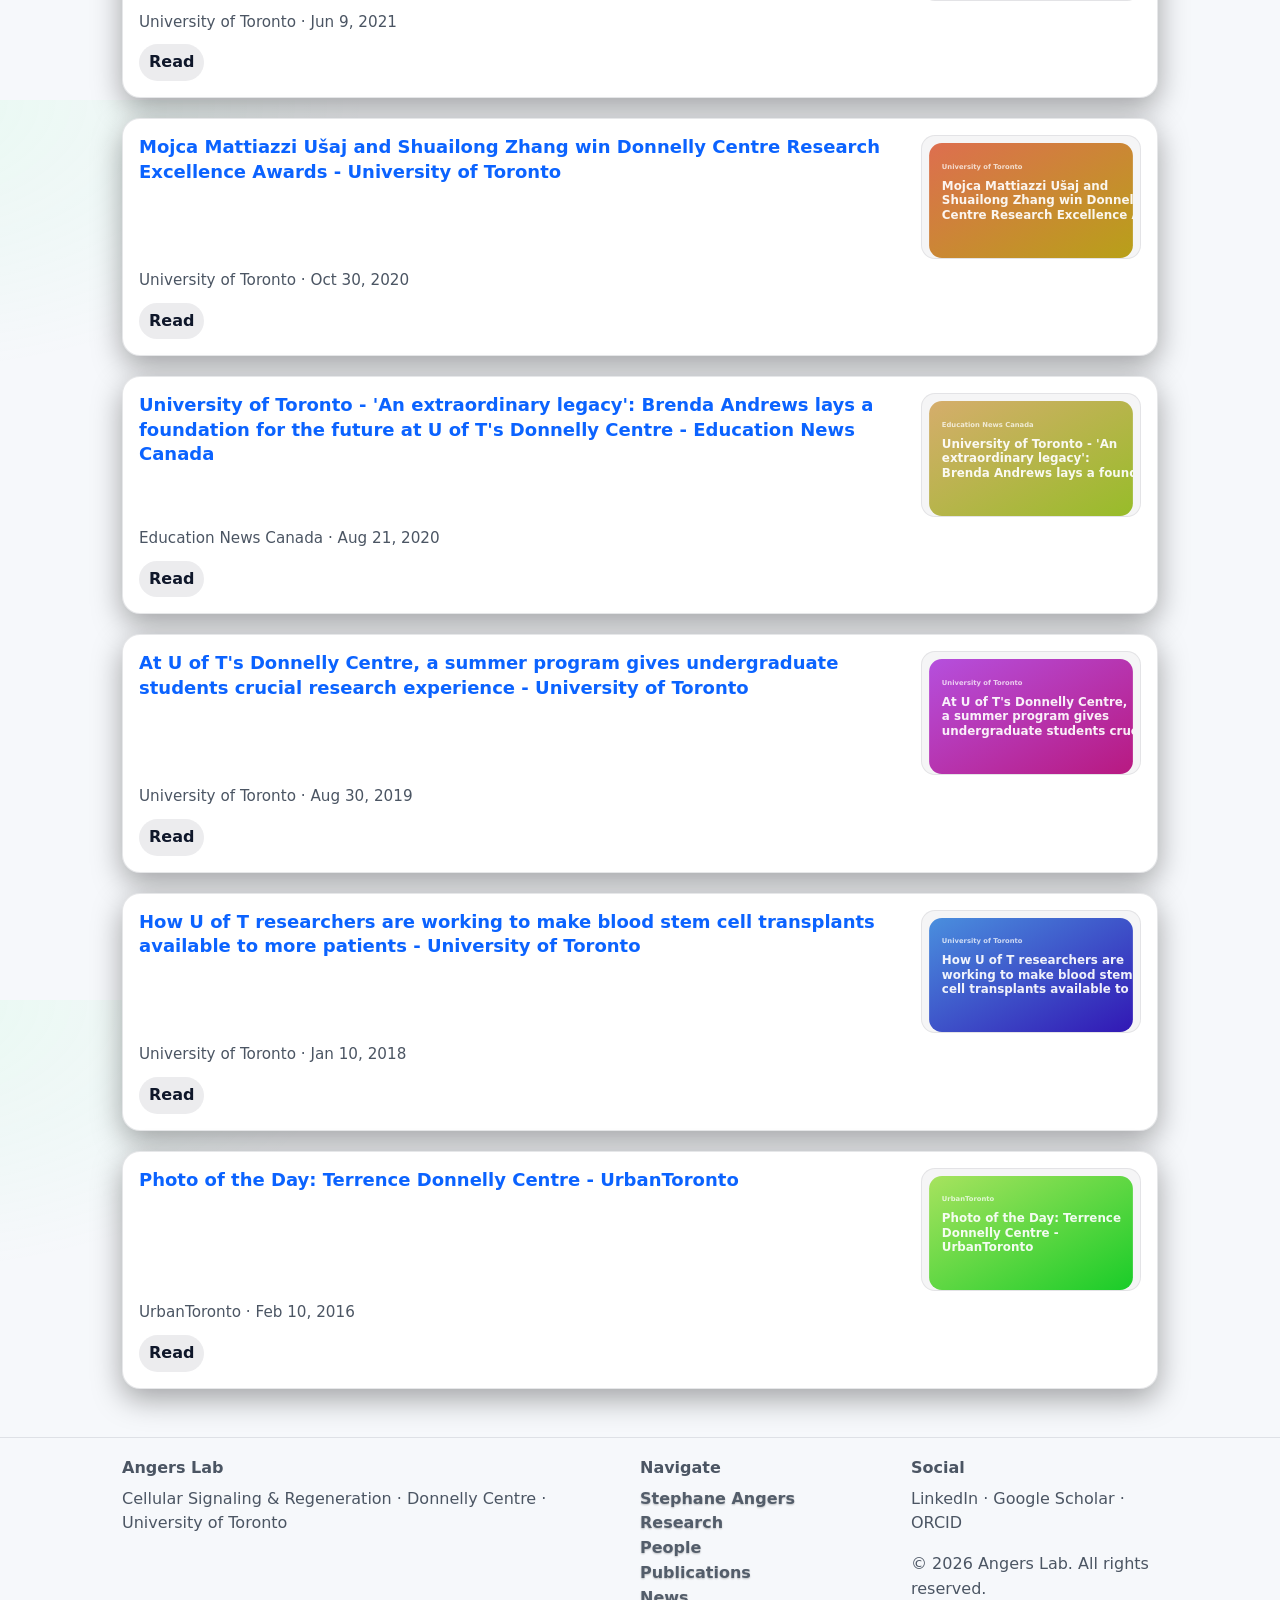
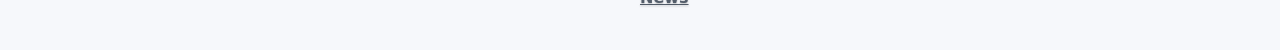
<file: news.html>
<!DOCTYPE html>
<html lang="en">
<head>
  <meta charset="utf-8" />
  <meta name="viewport" content="width=device-width, initial-scale=1" />
  <title>News | Angers Lab</title>
  <meta name="description" content="Latest news featuring Stephane Angers and Angers Lab biomedical research." />
  <link rel="icon" href="data:image/svg+xml,<svg xmlns='http://www.w3.org/2000/svg' viewBox='0 0 100 100'><rect width='100' height='100' fill='%230a0a0a'/><text x='50' y='58' font-size='60' text-anchor='middle' fill='%23ffffff' font-family='Arial, Helvetica, sans-serif'>A</text></svg>">
  <style>
    :root { --bg:#0b0c10; --panel:#111317; --elev:#161a20; --text:#e9eef5; --muted:#aeb6c2; --brand:#59d5ff; --brand-2:#7bffb1; --link:var(--brand); --maxw:1100px; --radius:18px; --shadow:0 10px 30px rgba(0,0,0,.35) }
    @media (prefers-color-scheme: light){ :root{ --bg:#f6f8fb; --panel:#ffffff; --elev:#f1f4f8; --text:#0f172a; --muted:#4b5563; --brand:#005bff; --brand-2:#00ad6b; --link:#0b63ff } }
    *{box-sizing:border-box} html,body{height:100%}
    body{margin:0;font-family:ui-sans-serif,system-ui,-apple-system,Segoe UI,Roboto,Helvetica,Arial;color:var(--text);
         background:radial-gradient(1200px 600px at 80% -50%, rgba(89,213,255,.15), transparent 60%), radial-gradient(900px 500px at -10% 0%, rgba(123,255,177,.12), transparent 55%), var(--bg);
         line-height:1.55}
    a{color:var(--link);text-decoration:none} a:hover{text-decoration:underline}
    .wrap{max-width:var(--maxw);margin-inline:auto;padding-inline:clamp(16px,3vw,32px)}
    h1{font-size:clamp(28px,4vw,44px);margin:10px 0 8px}
    .lead{color:var(--muted);max-width:72ch}
    .sr-only{position:absolute;width:1px;height:1px;padding:0;margin:-1px;overflow:hidden;clip:rect(0,0,0,0);border:0}
    .mt-1{margin-top:6px}.mt-2{margin-top:12px}.mt-3{margin-top:18px}.mt-4{margin-top:26px}
    /* Canonical site header + nav */
    header { position: sticky; top: 0; z-index: 50; backdrop-filter: saturate(140%) blur(8px); background: linear-gradient(180deg, color-mix(in oklab, var(--bg) 30%, transparent), color-mix(in oklab, var(--bg) 55%, transparent)), url('assets/images/banner-wnt.svg') center/cover no-repeat; border-bottom: 2px solid color-mix(in oklab, var(--text) 10%, transparent); }
    .nav { display: flex; align-items: center; justify-content: space-between; height: 80px; }
    .brand { display: flex; align-items: center; gap: 12px; font-weight: 700; letter-spacing: .2px; }
    .brand .logo { width: 36px; height: 36px; border-radius: 50%; background: linear-gradient(135deg, var(--brand), var(--brand-2)); display: grid; place-items: center; color: #001319; font-weight: 900; box-shadow: var(--shadow); }
    nav ul { list-style: none; margin: 0; padding: 0; display: flex; gap: 22px; align-items: center; }
    nav a { color: var(--text); opacity: .95; font-weight: 700; text-shadow: 0 1px 2px rgba(0,0,0,.25); }
    nav a.active { font-weight: bold; text-decoration: underline; }
    .menu-btn { display: none; background: none; border: none; color: var(--text); font-size: 28px; }
    @media (max-width: 860px) {
      nav ul { display: none; position: absolute; top: 64px; left: 0; right: 0; background: var(--panel); border-bottom: 2px solid color-mix(in oklab, var(--text) 10%, transparent); padding: 12px 18px; flex-direction: column; gap: 8px; }
      .menu-btn { display: inline-block !important; }
      nav ul.open { display: flex !important; }
      body.no-scroll { overflow: hidden; }
    }
    /* News list */
    main{padding:clamp(24px,5vw,48px) 0}
    .news-grid{display:grid;grid-template-columns:repeat(12,1fr);gap:clamp(12px,2vw,20px)}
    .news-card{grid-column:span 12;background:var(--panel);border:1px solid color-mix(in oklab, var(--text) 10%, transparent);border-radius:18px;padding:16px;box-shadow:var(--shadow);display:flex;flex-direction:column;gap:clamp(12px,2vw,18px);min-width:0}
    .news-main{display:flex;flex-direction:column;gap:10px;min-width:0}
    .news-header{display:flex;align-items:flex-start;gap:clamp(12px,2vw,18px)}
    .news-title{margin:0;font-size:18px;line-height:1.35;flex:1;min-width:0}
    .news-thumb{width:clamp(150px,28vw,220px);aspect-ratio:16/9;display:grid;place-items:center;border-radius:14px;overflow:hidden;background:color-mix(in oklab, var(--text) 6%, transparent);box-shadow:inset 0 0 0 1px color-mix(in oklab, var(--text) 8%, transparent);color:var(--muted);text-align:center;font-size:.85rem;padding:8px;position:relative;text-decoration:none;font-weight:600;flex-shrink:0}
    .news-thumb:hover{text-decoration:none}
    .news-thumb img{grid-area:1/1;width:100%;height:100%;object-fit:cover}
    .news-thumb__fallback{grid-area:1/1;padding:0 6px}
    .news-thumb.has-image{color:transparent;background:color-mix(in oklab, var(--text) 4%, transparent)}
    .news-thumb.has-image .news-thumb__fallback{display:none}
    .news-thumb.is-empty{color:var(--muted)}
    .news-actions{justify-content:flex-start}
    @media (max-width:720px){
      .news-header{flex-direction:column;align-items:stretch}
      .news-thumb{width:100%}
    }
    .news-meta{color:var(--muted);font-size:.95rem}
    .news-actions{display:flex;gap:10px;flex-wrap:wrap}
    .chip{display:inline-flex;align-items:center;gap:8px;padding:6px 10px;border-radius:999px;background:color-mix(in oklab, var(--text) 8%, transparent);color:var(--text);font-weight:600}
    .empty{color:var(--muted);padding:14px 0}
    footer{border-top:1px solid color-mix(in oklab, var(--text) 10%, transparent);padding:18px 0 32px;color:var(--muted)}
    .footer-grid{display:grid;grid-template-columns:2fr 1fr 1fr;gap:24px}
    .footer-grid a{color:var(--muted)}
    @media (max-width:820px){ .footer-grid{grid-template-columns:1fr} }
  </style>
</head>
<body>
  <a class="sr-only" href="#main">Skip to content</a>
  <header>\n    <div class="wrap nav">
      <a aria-label="Angers Lab Home" class="brand" href="index.html">
        <span class="logo">A</span>
        <span>Angers Lab<br/><small>Cellular Signaling &amp; Regeneration</small></span>
      </a>
      <nav>
        <button class="menu-btn" aria-label="Open menu" onclick="toggleMenu()" aria-expanded="false">☰</button>
        <ul id="menu">
          <li><a href="index.html">Home</a></li>
          <li><a href="stephane-angers.html">Stephane Angers</a></li>
          <li><a href="research.html">Research</a></li>
          <li><a href="people.html">People</a></li>
          <li><a href="publications.html">Publications</a></li>
          <li><a href="news.html" class="active"><span class="active"></span>News</a></li>
          <li><a href="#contact">Contact</a></li>
        </ul>
      </nav>
    </div>
  </header>

  <main id="main">
    <section class="wrap page-head">
      <span class="chip">Live from the web</span>
      <h1>News</h1>
      <p class="lead">Automatically curated mentions of <b>Stephane Angers</b> in biomedical science contexts. Each item shows the source and date.</p>
    </section>

    <section class="wrap" id="news-section">
      <div id="status" class="news-meta"></div>
      <div id="news" class="news-grid" aria-live="polite"></div>
    </section>
  </main>

  <footer>
    <div class="wrap footer-grid">
      <div>
        <b>Angers Lab</b>
        <p class="mt-1">Cellular Signaling &amp; Regeneration · Donnelly Centre · University of Toronto</p>
      </div>
      <div>
        <b>Navigate</b>
        <nav class="mt-1">
          <a href="stephane-angers.html">Stephane Angers</a><br>
          <a href="research.html">Research</a><br>
          <a href="people.html">People</a><br>
          <a href="publications.html">Publications</a><br>
          <a href="news.html" class="active"><span class="active"></span>News</a>
        </nav>
      </div>
      <div>
        <b>Social</b>
        <p class="mt-1"><a href="#" aria-label="LinkedIn">LinkedIn</a> · <a href="#" aria-label="Google Scholar">Google Scholar</a> · <a href="#" aria-label="ORCID">ORCID</a></p>
        <p class="mt-1">© <span id="year"></span> Angers Lab. All rights reserved.</p>
      </div>
    </div>
  </footer>

  <script>
    // Header menu toggle (matches other pages)
    (function () {
      const btn  = document.querySelector('.menu-btn');
      const menu = document.getElementById('menu');
      if (!btn || !menu) return;
      function set(open) {
        menu.classList.toggle('open', open);
        btn.setAttribute('aria-expanded', String(open));
        document.body.classList.toggle('no-scroll', open);
      }
      window.toggleMenu = () => set(!menu.classList.contains('open'));
      menu.querySelectorAll('a').forEach(a => a.addEventListener('click', () => set(false)));
      window.addEventListener('resize', () => { if (window.innerWidth > 860) set(false); });
    })();
    document.getElementById('year').textContent = new Date().getFullYear();

    // --- News aggregation ---
    (async function loadNews(){
      const statusEl = document.getElementById('status');
      const listEl = document.getElementById('news');

      const KEYWORDS = [
        'wnt','frizzled','β-catenin','beta-catenin','cancer','regeneration','glioblastoma','signaling','donnelly','university of toronto','fgf','surrogate','agonist','endothelial','barrier'
      ];

      const PREVIEW_CACHE = new Map();
      const ARTICLE_LINK_CACHE = new Map();
      const PREVIEW_META_SELECTORS = [
        'meta[property="og:image:secure_url"]',
        'meta[property="og:image:url"]',
        'meta[property="og:image"]',
        'meta[name="og:image"]',
        'meta[property="twitter:image:src"]',
        'meta[name="twitter:image:src"]',
        'meta[property="twitter:image"]',
        'meta[name="twitter:image"]',
        'meta[property="article:image"]',
        'meta[name="image"]',
        'meta[name="thumbnail"]',
        'meta[property="thumbnail"]',
        'link[rel="image_src"]'
      ];
      const AGGREGATOR_HOST_PATTERNS = [
        /(^|\.)news\.google\./i,
        /(^|\.)news\.yahoo\./i,
        /(^|\.)newssearch\.yahoo\./i,
        /(^|\.)news\.search\.yahoo\./i,
        /(^|\.)google\.com$/i
      ];

      function isLikelyImageUrl(url){
        const trimmed = (url || '').trim();
        if(!trimmed || /^data:/i.test(trimmed)) return false;
        const normalized = trimmed.replace(/^https?:\/\//i, '').replace(/^\/\//, '').trim();
        const bare = trimmed.split('?')[0].split('#')[0];
        if(/\.(jpe?g|png|gif|bmp|webp|avif|heic|heif|svg)$/i.test(bare)) return true;
        const query = trimmed.split('?')[1] || '';
        if(/(format|width|height|quality|image|photo|media|thumb|webp|jpeg|jpg|png|img|size|crop|fit|url=|w=|h=)/i.test(query)) return true;
        return /(image|photo|media|thumbnail|uploads|wp-content|cdn|static|assets|img)/i.test(normalized);
      }

      function isProbablyTinyImage(url){
        const trimmed = (url || '').trim();
        if(!trimmed) return false;
        const lower = trimmed.toLowerCase();
        if(/favicon|sprite|avatar|\/ads\//.test(lower)) return true;
        try {
          const parsed = new URL(trimmed, document.baseURI);
          if(parsed.protocol !== 'http:' && parsed.protocol !== 'https:') return false;
          const dims = [];
          parsed.searchParams.forEach((value, key) => {
            if(/^(w|width|h|height|size|s)$/i.test(key)){
              const num = parseInt(value, 10);
              if(isFinite(num)) dims.push(num);
            }
          });
          if(dims.length && dims.every(num => num > 0 && num <= 96)) return true;
          const path = parsed.pathname.toLowerCase();
          if(/\b(icon|avatar|favicon)\b/.test(path)) return true;
        } catch { /* ignore */ }
        return false;
      }

      function chooseFromSrcset(value){
        if(!value || typeof value !== 'string') return '';
        const entries = value.split(',').map(part => {
          const trimmed = part.trim();
          if(!trimmed) return null;
          const tokens = trimmed.split(/\s+/).filter(Boolean);
          if(!tokens.length) return null;
          const urlPart = tokens.shift();
          let width = 0; let density = 0;
          tokens.forEach(token => {
            if(token.endsWith('w')){
              const parsed = parseInt(token, 10);
              if(isFinite(parsed)) width = parsed;
            } else if(token.endsWith('x')){
              const parsed = parseFloat(token);
              if(isFinite(parsed)) density = parsed;
            }
          });
          return { url: (urlPart || '').trim(), width, density };
        }).filter(entry => entry && entry.url && !/^data:/i.test(entry.url));
        if(!entries.length) return '';
        entries.sort((a, b) => {
          if(a.width !== b.width) return b.width - a.width;
          return b.density - a.density;
        });
        return entries[0]?.url || '';
      }

      function bestFromImageElement(el){
        if(!el) return '';
        const prioritizedAttrs = [
          'data-original', 'data-src', 'data-srcset', 'data-large-image', 'data-lazy-src', 'data-highres', 'data-hires',
          'data-img', 'data-image', 'data-photo', 'data-fullsrc', 'data-full-src', 'srcset', 'src'
        ];
        for(const attr of prioritizedAttrs){
          const val = el.getAttribute(attr);
          if(!val) continue;
          if(attr.includes('srcset')){
            const chosen = chooseFromSrcset(val);
            if(chosen) return chosen;
          } else {
            const trimmed = val.trim();
            if(trimmed && !/^data:/i.test(trimmed) && (attr === 'src' || isLikelyImageUrl(trimmed))) return trimmed;
          }
        }
        if(el.dataset){
          for(const key of Object.keys(el.dataset)){
            if(/(src|image|photo|img)$/i.test(key)){
              const val = el.dataset[key];
              if(val && val.trim() && !/^data:/i.test(val)){
                const trimmed = val.trim();
                if(isLikelyImageUrl(trimmed) || /(^https?:|^\/\/)/i.test(trimmed) || trimmed.startsWith('/')) return trimmed;
              }
            }
          }
        }
        return '';
      }

      function bestFromPicture(el){
        if(!el) return '';
        const sources = el.querySelectorAll('source[srcset], source[data-srcset]');
        for(const source of sources){
          const val = source.getAttribute('srcset') || source.getAttribute('data-srcset');
          const chosen = chooseFromSrcset(val);
          if(chosen) return chosen;
        }
        const img = el.querySelector('img');
        if(img){
          const fromImg = bestFromImageElement(img);
          if(fromImg) return fromImg;
        }
        return '';
      }

      function gatherJsonLdImages(value, out){
        if(!value) return;
        if(typeof value === 'string'){
          const trimmed = value.trim();
          if(trimmed && !/^data:/i.test(trimmed) && isLikelyImageUrl(trimmed)) out.push(trimmed);
          return;
        }
        if(Array.isArray(value)){
          value.forEach(v => gatherJsonLdImages(v, out));
          return;
        }
        if(typeof value === 'object'){
          const keys = Object.keys(value);
          for(const key of ['url','contentUrl','image','imageUrl','thumbnail','thumbnailUrl','logo','@id']){
            if(key in value) gatherJsonLdImages(value[key], out);
          }
          for(const key of keys){
            if(/image|thumbnail|logo/i.test(key)) gatherJsonLdImages(value[key], out);
          }
        }
      }

      function parseJsonLd(text){
        if(!text) return [];
        const trimmed = text.trim();
        if(!trimmed) return [];
        const attempts = [trimmed];
        if(trimmed.startsWith('{') && /}\s*\n\s*{/.test(trimmed)){
          attempts.push('[' + trimmed.replace(/}\s*\n\s*(?={)/g, '},{') + ']');
        }
        for(const attempt of attempts){
          try{ return Array.isArray(JSON.parse(attempt)) ? JSON.parse(attempt) : [JSON.parse(attempt)]; }
          catch{ /* ignore */ }
        }
        return [];
      }

      function findJsonLdImage(doc){
        const scripts = doc.querySelectorAll('script[type="application/ld+json"]');
        for(const script of scripts){
          const candidates = [];
          const parsed = parseJsonLd(script.textContent || '');
          parsed.forEach(node => gatherJsonLdImages(node, candidates));
          const first = candidates.find(val => !!val && !/^data:/i.test(val) && isLikelyImageUrl(val));
          if(first) return first;
        }
        return '';
      }

      function findDocumentImage(doc){
        if(!doc) return '';
        const selectors = [
          'article picture', 'main picture', 'figure picture', 'picture',
          'article img', 'main img', 'figure img', 'amp-img', 'img'
        ];
        for(const selector of selectors){
          const node = doc.querySelector(selector);
          if(!node) continue;
          const picture = node.tagName && node.tagName.toLowerCase() === 'picture'
            ? node
            : (typeof node.closest === 'function' ? node.closest('picture') : null);
          if(picture){
            const fromPicture = bestFromPicture(picture);
            if(fromPicture) return fromPicture;
          }
          if(node.tagName && node.tagName.toLowerCase() === 'amp-img'){
            const amp = node.getAttribute('src') || node.getAttribute('data-src');
            if(amp && amp.trim() && !/^data:/i.test(amp) && (isLikelyImageUrl(amp) || /(^https?:|^\/\/)/i.test(amp) || amp.trim().startsWith('/'))){
              return amp.trim();
            }
          }
          const fromImg = bestFromImageElement(node);
          if(fromImg) return fromImg;
        }
        const preload = doc.querySelector('link[rel="preload"][as="image"], link[rel="prefetch"][as="image"]');
        if(preload){
          const href = preload.getAttribute('href');
          if(href && href.trim() && !/^data:/i.test(href) && isLikelyImageUrl(href)) return href.trim();
        }
        return '';
      }

      function toProxyURL(url){
        if(!url) return '';
        try {
          const normalized = new URL(url, document.baseURI);
          if(normalized.protocol !== 'http:' && normalized.protocol !== 'https:'){
            return '';
          }
          const target = normalized.protocol + '//' + normalized.host + normalized.pathname + normalized.search + normalized.hash;
          return 'https://r.jina.ai/' + target;
        } catch { return ''; }
      }

      function proxiedImageUrl(url){
        if(!url) return '';
        try {
          const parsed = new URL(url, document.baseURI);
          if(parsed.protocol !== 'http:' && parsed.protocol !== 'https:') return '';
          const host = parsed.host.replace(/^www\./, '');
          if(host === 'images.weserv.nl') return '';
          const proxyTarget = parsed.host + parsed.pathname + (parsed.search || '') + (parsed.hash || '');
          return 'https://images.weserv.nl/?url=' + encodeURIComponent(proxyTarget) + '&w=1080&h=608&fit=cover&we=1';
        } catch { return ''; }
      }

      function proxyFetch(url, init){
        const proxied = toProxyURL(url);
        if(!proxied) return Promise.reject(new Error('Invalid URL'));
        const opts = Object.assign({ cache:'no-cache' }, init || {});
        return fetch(proxied, opts);
      }

      function hostFrom(url){
        try { return new URL(url).host.replace(/^www\./,''); } catch { return ''; }
      }

      function buildFaviconUrl(url){
        const host = hostFrom(url);
        if(!host) return '';
        return 'https://www.google.com/s2/favicons?sz=256&domain_url=' + encodeURIComponent('https://' + host);
      }

      function isAggregatorUrl(url){
        try {
          const host = new URL(url).host;
          return AGGREGATOR_HOST_PATTERNS.some(re => re.test(host));
        } catch { return false; }
      }

      function safeDecodeURIComponent(str){
        if(typeof str !== 'string') return '';
        try { return decodeURIComponent(str); }
        catch { return ''; }
      }

      function decodeBase64Variant(value){
        if(typeof value !== 'string' || typeof atob !== 'function') return '';
        const sanitized = value.replace(/\s+/g, '').replace(/-/g, '+').replace(/_/g, '/');
        if(!/^[A-Za-z0-9+/=]+$/.test(sanitized)) return '';
        try {
          let padded = sanitized;
          while(padded.length % 4) padded += '=';
          return atob(padded);
        } catch { return ''; }
      }

      function extractUrlFromText(text, base){
        if(typeof text !== 'string' || !text) return '';
        const matches = text.match(/https?:\/\/[^\s"'<>]+/g);
        if(!matches) return '';
        for(const match of matches){
          const candidate = resolveUrlMaybe(match, base);
          if(candidate && !isAggregatorUrl(candidate) && !isLikelyImageUrl(candidate)) return candidate;
        }
        return '';
      }

      function decodeAggregatorLink(value, original){
        if(!value) return '';
        const attempts = new Set();
        const queue = [];
        const push = str => {
          if(typeof str !== 'string' || !str.trim() || attempts.has(str)) return;
          attempts.add(str);
          queue.push(str);
        };
        push(value);
        const resolved = resolveUrlMaybe(value, original);
        if(resolved) push(resolved);
        if(isAggregatorUrl(original)) push(original);

        // decode nested URI components aggressively (handles repeated encoding)
        for(const originalAttempt of Array.from(attempts)){
          let current = originalAttempt;
          let decoded = safeDecodeURIComponent(current);
          let depth = 0;
          while(decoded && decoded !== current && depth < 4){
            push(decoded);
            current = decoded;
            decoded = safeDecodeURIComponent(current);
            depth += 1;
          }
        }

        for(const str of queue){
          const extracted = extractUrlFromText(str, original);
          if(extracted) return extracted;
        }

        const more = new Set(queue);
        queue.forEach(str => {
          if(typeof str !== 'string') return;
          const parts = str.split(/[/?&]/);
          for(const part of parts){
            if(part.length < 8) continue;
            more.add(part);
            const decoded = safeDecodeURIComponent(part);
            if(decoded && decoded !== part) more.add(decoded);
          }
        });

        for(const fragment of more){
          if(typeof fragment !== 'string' || fragment.length < 8) continue;
          const decoded = decodeBase64Variant(fragment);
          if(decoded){
            const extracted = extractUrlFromText(decoded, original);
            if(extracted) return extracted;
          }
        }
        return '';
      }

      function fmtDate(dstr){
        const d = new Date(dstr || '');
        if(!(d instanceof Date) || isNaN(d.getTime())) return dstr || '';
        return d.toLocaleDateString(undefined, {year:'numeric', month:'short', day:'numeric'});
      }

      function includesBioKeywords(text){
        const t = (text||'').toLowerCase();
        return KEYWORDS.some(k => t.includes(k));
      }

      function resolveUrlMaybe(value, base){
        if(!value) return '';
        try { return new URL(value, base || undefined).href; }
        catch { return ''; }
      }

      function normalizeLinkKey(link){
        if(!link) return '';
        try {
          const url = new URL(link, document.baseURI);
          url.hash = '';
          return url.href;
        } catch {
          return String(link || '').trim();
        }
      }

      function mergeItemsWithFeed(localItems, feedItems){
        if(!Array.isArray(localItems) || !localItems.length) return Array.isArray(localItems) ? localItems : [];
        if(!Array.isArray(feedItems) || !feedItems.length) return localItems;
        const lookup = new Map();
        const remember = (key, value) => {
          if(key && !lookup.has(key)) lookup.set(key, value);
        };
        feedItems.forEach(item => {
          if(!item || typeof item !== 'object') return;
          remember(normalizeLinkKey(item.link), item);
          const titleKey = (item.title || '').trim().toLowerCase();
          if(titleKey) remember('title:' + titleKey, item);
        });
        return localItems.map(item => {
          if(!item || typeof item !== 'object') return item;
          const linkKey = normalizeLinkKey(item.link);
          const titleKey = (item.title || '').trim().toLowerCase();
          const match = lookup.get(linkKey) || (titleKey ? lookup.get('title:' + titleKey) : null);
          if(!match) return item;
          return Object.assign({}, match, item);
        });
      }

      function preferExternalArticleUrl(value, original){
        const resolved = resolveUrlMaybe(value, original);
        if(resolved && resolved !== original && !isAggregatorUrl(resolved) && !isLikelyImageUrl(resolved)) return resolved;

        let parsed = null;
        if(resolved){
          try { parsed = new URL(resolved); } catch { parsed = null; }
        }
        if(parsed){
          const nestedParam = parsed.searchParams.get('url') || parsed.searchParams.get('u') || parsed.searchParams.get('target') || parsed.searchParams.get('dest');
          if(nestedParam){
            const nested = resolveUrlMaybe(nestedParam, original);
            if(nested && !isAggregatorUrl(nested) && !isLikelyImageUrl(nested)) return nested;
          }
        }

        if(isAggregatorUrl(original) || (resolved && isAggregatorUrl(resolved))){
          const aggregatorCandidate = decodeAggregatorLink(resolved || value || original, original);
          if(aggregatorCandidate) return aggregatorCandidate;
          const fallback = decodeAggregatorLink(value, original) || decodeAggregatorLink(original, original);
          if(fallback) return fallback;
        }

        if(resolved && resolved !== original && !isLikelyImageUrl(resolved)) return resolved;
        return '';
      }

      function extractRedirectUrl(doc, originalLink, html){
        if(!doc) return '';
        const tryUrl = value => preferExternalArticleUrl(value, originalLink);
        const refresh = doc.querySelector('meta[http-equiv="refresh" i]');
        if(refresh){
          const content = refresh.getAttribute('content') || '';
          const match = content.match(/url=([^;]+)/i);
          if(match){
            const candidate = tryUrl(match[1].trim().replace(/^['"]|['"]$/g, ''));
            if(candidate) return candidate;
          }
        }
        const canonical = doc.querySelector('link[rel="canonical"]');
        if(canonical){
          const candidate = tryUrl(canonical.getAttribute('href'));
          if(candidate) return candidate;
        }
        const ogUrl = doc.querySelector('meta[property="og:url"], meta[name="og:url"]');
        if(ogUrl){
          const candidate = tryUrl(ogUrl.getAttribute('content'));
          if(candidate) return candidate;
        }
        const alt = doc.querySelector('link[rel="alternate"][href]');
        if(alt){
          const candidate = tryUrl(alt.getAttribute('href'));
          if(candidate) return candidate;
        }
        const anchors = doc.querySelectorAll('a[href]');
        for(const anchor of anchors){
          const candidate = tryUrl(anchor.getAttribute('href'));
          if(candidate) return candidate;
        }
        if(typeof html === 'string' && html){
          const matches = html.match(/https?:\/\/[^"'\s<>]+/g) || [];
          for(const raw of matches){
            const cleaned = raw.replace(/&amp;/g, '&');
            const candidate = tryUrl(cleaned);
            if(candidate) return candidate;
          }
        }
        return '';
      }

      function findImageUrlsInText(text, base){
        if(typeof text !== 'string' || !text.trim()) return [];
        const seen = new Set();
        const results = [];
        const push = raw => {
          if(!raw || seen.has(raw)) return;
          const cleaned = raw.replace(/&amp;/g, '&').trim();
          const resolved = resolveUrlMaybe(cleaned, base);
          if(!resolved || !isLikelyImageUrl(resolved) || isProbablyTinyImage(resolved)) return;
          seen.add(raw);
          results.push(resolved);
        };
        const attrRegex = /\b(?:srcset|data-srcset)=(["'])([^"']+)\1/gi;
        let match;
        while((match = attrRegex.exec(text))){
          const chosen = chooseFromSrcset(match[2]);
          if(chosen) push(chosen);
        }
        const simpleAttr = /\b(?:src|data-src|data-original|data-image|data-photo|content|href)=(["'])([^"']+)\1/gi;
        while((match = simpleAttr.exec(text))){
          if(match[2]) push(match[2]);
        }
        const mdRegex = /!\[[^\]]*\]\(([^)]+)\)/g;
        while((match = mdRegex.exec(text))){
          if(match[1]) push(match[1]);
        }
        const urlRegex = /https?:\/\/[^\s"'<>)+]+/g;
        while((match = urlRegex.exec(text))){
          push(match[0]);
        }
        return results;
      }

      function directImageFromItem(item){
        if(!item || typeof item !== 'object') return '';
        const candidates = [
          item.image, item.imageUrl, item.urlToImage, item.thumbnail, item.thumbnailUrl, item.image_link, item.imageLink, item.picture,
          item.enclosure && (typeof item.enclosure === 'string' ? item.enclosure : item.enclosure.url || item.enclosure.link),
          item.media && (item.media.url || item.media.image),
          item['media:content'] && (item['media:content'].url || item['media:content'].href),
          item['media:thumbnail'] && item['media:thumbnail'].url
        ];
        for(const candidate of candidates){
          if(typeof candidate !== 'string') continue;
          const trimmed = candidate.trim();
          if(!trimmed || isProbablyTinyImage(trimmed)) continue;
          return trimmed;
        }
        const htmlSnippets = [item.description, item.summary, item.content, item.contentSnippet, item['content:encoded']];
        for(const snippet of htmlSnippets){
          if(typeof snippet !== 'string' || !snippet.trim()) continue;
          try {
            const parsed = new DOMParser().parseFromString(snippet, 'text/html');
            const docImg = findDocumentImage(parsed);
            if(docImg) return docImg;
            const inlineImg = parsed.querySelector('img');
            if(inlineImg){
              const fromImg = bestFromImageElement(inlineImg);
              if(fromImg) return fromImg;
            }
            const textImgs = findImageUrlsInText(snippet, document.baseURI);
            if(textImgs.length) return textImgs[0];
          } catch {
            /* ignore snippet parse errors */
          }
        }
        return '';
      }

      function ensureThumbFallback(el, text){
        if(!el) return null;
        let fallback = el.querySelector('.news-thumb__fallback');
        if(!fallback){
          fallback = document.createElement('span');
          fallback.className = 'news-thumb__fallback';
          el.appendChild(fallback);
        }
        if(typeof text === 'string') fallback.textContent = text;
        return fallback;
      }

      function secureImageUrl(url){
        if(!url || /^data:/i.test(url)) return url || '';
        try {
          const parsed = new URL(url, document.baseURI);
          if(parsed.protocol === 'http:') parsed.protocol = 'https:';
          return parsed.href;
        } catch {
          return url;
        }
      }

      function displayPreviewImage(el, src, base, onError){
        if(!el) return false;
        const original = (src || '').trim();
        const resolvedRaw = /^data:/i.test(original) ? original : resolveUrlMaybe(original, base || document.baseURI);
        const resolved = secureImageUrl(resolvedRaw);
        if(!resolved) return false;
        const sources = [];
        const seen = new Set();
        const push = value => {
          if(!value || seen.has(value)) return;
          seen.add(value);
          sources.push(value);
        };
        push(resolved);
        if(!/^data:/i.test(resolved)){
          const proxy = proxiedImageUrl(resolved);
          if(proxy) push(proxy);
        }
        if(!sources.length) return false;
        ensureThumbFallback(el, 'Loading preview…');
        Array.from(el.querySelectorAll('img')).forEach(img => img.remove());
        el.classList.remove('is-empty');
        el.classList.remove('has-image');
        const img = document.createElement('img');
        img.alt = '';
        img.loading = 'lazy';
        img.decoding = 'async';
        img.referrerPolicy = 'no-referrer';
        el.appendChild(img);
        const handleFailure = () => {
          img.remove();
          el.classList.remove('has-image');
          el.classList.add('is-empty');
          if(typeof onError === 'function') onError();
          else ensureThumbFallback(el, 'Preview unavailable');
        };
        const tryNext = () => {
          if(!sources.length){
            handleFailure();
            return;
          }
          img.src = sources.shift();
        };
        img.addEventListener('load', () => { el.classList.add('has-image'); }, { once:true });
        img.addEventListener('error', () => {
          if(sources.length){
            tryNext();
            return;
          }
          handleFailure();
        });
        tryNext();
        return true;
      }

      function clamp(value, min, max){
        return Math.min(max, Math.max(min, value));
      }

      function hashCode(str){
        let hash = 0;
        const input = (str || '').trim();
        for(let i = 0; i < input.length; i++){
          hash = (hash << 5) - hash + input.charCodeAt(i);
          hash |= 0;
        }
        return Math.abs(hash);
      }

      function wrapTitleLines(title, maxLength, maxLines){
        const words = (title || '').trim().split(/\s+/).filter(Boolean);
        if(words.length === 0) return ['Latest biomedical news'];
        const lines = [];
        let current = '';
        let index = 0;
        while(index < words.length && lines.length < maxLines){
          const word = words[index];
          const candidate = current ? current + ' ' + word : word;
          if(candidate.length <= maxLength || !current){
            current = candidate;
            index += 1;
          } else {
            lines.push(current);
            current = '';
            if(lines.length === maxLines - 1){
              break;
            }
          }
        }
        if(current && lines.length < maxLines){
          lines.push(current);
        }
        if(lines.length < maxLines && index < words.length){
          lines.push(words.slice(index).join(' '));
        }
        return lines.slice(0, maxLines).map(line => line.trim()).filter(Boolean);
      }

      function sanitizeSvgText(str){
        return (str || '').replace(/[&<>"']/g, ch => ({'&':'&amp;','<':'&lt;','>':'&gt;','"':'&quot;','\'':'&#39;'}[ch]));
      }

      function generatedPreviewDataUrl(item){
        if(!item) return '';
        const title = (item.title || '(untitled)').trim();
        const source = (item.source || hostFrom(item.link) || 'Angers Lab News').trim();
        const hash = hashCode(title + '|' + source);
        const hue = hash % 360;
        const hue2 = (hue + 38) % 360;
        const sat = clamp(55 + (hash % 18), 45, 70);
        const light = clamp(48 + (hash % 10), 42, 60);
        const gradA = `hsl(${hue}, ${sat}%, ${light + 8}%)`;
        const gradB = `hsl(${hue2}, ${sat + 8}%, ${light - 10}%)`;
        const lines = wrapTitleLines(title, 28, 3).map(sanitizeSvgText);
        const safeSource = sanitizeSvgText(source);
        const svg = `<?xml version="1.0" encoding="UTF-8"?>\n` +
          `<svg xmlns="http://www.w3.org/2000/svg" viewBox="0 0 960 540" role="img" aria-label="${sanitizeSvgText(title)}">` +
            `<defs>` +
              `<linearGradient id="g" x1="0" y1="0" x2="1" y2="1">` +
                `<stop offset="0%" stop-color="${gradA}"/>` +
                `<stop offset="100%" stop-color="${gradB}"/>` +
              `</linearGradient>` +
            `</defs>` +
            `<rect width="960" height="540" rx="60" fill="url(#g)"/>` +
            `<g fill="rgba(255,255,255,0.92)" font-family="'Segoe UI', 'Inter', system-ui" font-weight="600">` +
              `<text x="60" y="120" font-size="32" opacity="0.8">${safeSource}</text>` +
              `<text x="60" y="220" font-size="56" line-height="1.2">` +
                lines.map((line, idx) => `<tspan x="60" dy="${idx === 0 ? 0 : 68}">${line}</tspan>`).join('') +
              `</text>` +
            `</g>` +
          `</svg>`;
        return 'data:image/svg+xml;charset=utf-8,' + encodeURIComponent(svg);
      }

      function showNoPreview(el, text, item){
        if(!el) return;
        Array.from(el.querySelectorAll('img')).forEach(img => img.remove());
        el.classList.remove('has-image');
        el.classList.add('is-empty');

        const generated = generatedPreviewDataUrl(item);
        if(generated){
          const ok = displayPreviewImage(el, generated, document.baseURI, () => ensureThumbFallback(el, text || 'Preview unavailable'));
          if(ok) return;
        }

        const faviconLink = item && item.link && !isAggregatorUrl(item.link) ? item.link : '';
        const favicon = buildFaviconUrl(faviconLink);
        if(favicon){
          const ok = displayPreviewImage(el, favicon, document.baseURI, () => ensureThumbFallback(el, text || 'Preview unavailable'));
          if(ok) return;
        }
        ensureThumbFallback(el, text || 'Preview unavailable');
      }

      function findMetaImage(doc){
        if(!doc) return '';
        for(const selector of PREVIEW_META_SELECTORS){
          const node = doc.querySelector(selector);
          if(!node) continue;
          const attr = selector.startsWith('link') ? 'href' : 'content';
          const value = node.getAttribute(attr);
          if(value && value.trim()) return value.trim();
        }
        return '';
      }

      function scoreImageCandidate(url, context){
        const source = (url || '').trim();
        if(!source) return Number.NEGATIVE_INFINITY;
        let score = 0;
        const lower = source.toLowerCase();
        if(/\.(avif|webp|jpe?g|png)(?:$|[?#])/i.test(lower)) score += 4;
        if(/(hero|featured|cover|lead|main|article)/i.test(lower)) score += 7;
        if(/(logo|icon|avatar|sprite|placeholder)/i.test(lower)) score -= 12;
        if(context === 'meta') score += 9;
        if(context === 'jsonld') score += 8;
        if(context === 'document') score += 5;
        if(context === 'text') score += 2;
        try {
          const parsed = new URL(source, document.baseURI);
          const numericParams = ['w', 'width', 'h', 'height'];
          const dims = numericParams.map(key => parseInt(parsed.searchParams.get(key) || '', 10)).filter(Number.isFinite);
          if(dims.length){
            const large = dims.some(value => value >= 600);
            const tiny = dims.every(value => value > 0 && value <= 120);
            if(large) score += 4;
            if(tiny) score -= 8;
          }
        } catch { /* ignore */ }
        return score;
      }

      async function discoverPreview(link, visited){
        if(!link) return '';
        const seen = visited || new Set();
        if(seen.has(link)) return '';
        seen.add(link);
        if(isAggregatorUrl(link)){
          const decoded = decodeAggregatorLink(link, link);
          if(decoded && !seen.has(decoded)){
            const redirected = await discoverPreview(decoded, seen);
            if(redirected) return redirected;
          }
        }
        try{
          const res = await proxyFetch(link);
          if(!res.ok) throw new Error('HTTP '+res.status);
          const html = await res.text();
          const doc = new DOMParser().parseFromString(html, 'text/html');
          const candidates = [];
          const seenCandidates = new Set();
          const addCandidate = (raw, context) => {
            if(!raw) return;
            const resolved = resolveUrlMaybe(raw, link);
            if(!resolved || seenCandidates.has(resolved) || isProbablyTinyImage(resolved)) return;
            seenCandidates.add(resolved);
            candidates.push({ url: resolved, score: scoreImageCandidate(resolved, context) });
          };
          const meta = findMetaImage(doc);
          if(meta) addCandidate(meta, 'meta');
          const jsonLd = findJsonLdImage(doc);
          if(jsonLd) addCandidate(jsonLd, 'jsonld');
          const docImage = findDocumentImage(doc);
          if(docImage) addCandidate(docImage, 'document');
          const textImages = findImageUrlsInText(html, link);
          if(textImages.length){
            textImages.forEach(src => addCandidate(src, 'text'));
          }
          const redirect = extractRedirectUrl(doc, link, html);
          if(redirect && !seen.has(redirect)){
            const redirected = await discoverPreview(redirect, seen);
            if(redirected) return redirected;
          }
          if(candidates.length){
            candidates.sort((a, b) => b.score - a.score);
            return candidates[0].url;
          }
        }catch(err){ console.warn('Preview image fetch failed', link, err); }
        return '';
      }

      async function discoverMicrolinkPreview(link){
        if(!link) return '';
        try {
          const endpoint = 'https://api.microlink.io/?url=' + encodeURIComponent(link) + '&screenshot=true&meta=true';
          const res = await fetch(endpoint, { cache:'no-cache' });
          if(!res.ok) return '';
          const payload = await res.json();
          if(!payload || payload.status !== 'success' || !payload.data) return '';
          const data = payload.data;
          const candidates = [
            data.image && (typeof data.image === 'string' ? data.image : data.image.url),
            data.screenshot && (typeof data.screenshot === 'string' ? data.screenshot : data.screenshot.url),
            data.logo && (typeof data.logo === 'string' ? data.logo : data.logo.url)
          ];
          for(const raw of candidates){
            if(typeof raw !== 'string') continue;
            const resolved = resolveUrlMaybe(raw, link);
            if(!resolved || isProbablyTinyImage(resolved)) continue;
            if(isLikelyImageUrl(resolved) || /^https?:\/\//i.test(resolved)) return resolved;
          }
        } catch {
          return '';
        }
        return '';
      }

      function getPreviewImage(link){
        if(!link) return Promise.resolve('');
        if(PREVIEW_CACHE.has(link)) return PREVIEW_CACHE.get(link);
        const promise = (async () => {
          const discovered = await discoverPreview(link, new Set()).then(src => src || '').catch(() => '');
          if(discovered) return discovered;
          return discoverMicrolinkPreview(link).then(src => src || '').catch(() => '');
        })();
        PREVIEW_CACHE.set(link, promise);
        return promise;
      }

      async function resolveArticleLink(link, visited){
        if(!link) return '';
        const seen = visited || new Set();
        const normalized = resolveUrlMaybe(link, document.baseURI) || link;
        if(seen.has(normalized)) return normalized;
        seen.add(normalized);

        const direct = preferExternalArticleUrl(normalized, normalized);
        if(direct && direct !== normalized){
          return resolveArticleLink(direct, seen);
        }

        try {
          const response = await proxyFetch(normalized);
          if(!response.ok) return normalized;
          const html = await response.text();
          const doc = new DOMParser().parseFromString(html, 'text/html');
          const redirected = extractRedirectUrl(doc, normalized, html);
          if(redirected && redirected !== normalized){
            return resolveArticleLink(redirected, seen);
          }
        } catch {
          return normalized;
        }
        return normalized;
      }

      function getPreviewTargetLink(link){
        if(!link) return Promise.resolve('');
        if(ARTICLE_LINK_CACHE.has(link)) return ARTICLE_LINK_CACHE.get(link);
        const promise = resolveArticleLink(link, new Set()).then(target => target || link).catch(() => link);
        ARTICLE_LINK_CACHE.set(link, promise);
        return promise;
      }

      // Try a local JSON first if you opt to build it via GitHub Actions
      async function tryLocalJSON(){
        try{
          const r = await fetch('assets/data/news.json', {cache:'no-cache'});
          if(!r.ok) return [];
          const arr = await r.json();
          return Array.isArray(arr) ? arr : [];
        }catch{ return []; }
      }

      async function fetchRSS(url){
        // Use r.jina.ai as a CORS-friendly proxy that returns raw feed text
        const res = await proxyFetch(url);
        if(!res.ok) throw new Error('HTTP '+res.status);
        const xml = await res.text();
        const doc = new DOMParser().parseFromString(xml, 'text/xml');
        const items = Array.from(doc.querySelectorAll('item'));
        function textContent(node, selector){
          const found = node.querySelector(selector);
          return found?.textContent?.trim() || '';
        }
        function attr(el, name){
          if(!el) return '';
          return (el.getAttribute(name) || '').trim();
        }
        function first(node, selectors){
          for(const selector of selectors){
            const match = node.querySelector(selector);
            if(match) return match;
          }
          return null;
        }
        return items.map(it => {
          const linkText = textContent(it, 'link');
          const link = linkText.trim();
          const host = link ? (() => { try { return new URL(link).host.replace(/^www\./,''); } catch { return ''; } })() : '';
          const description = textContent(it, 'description');
          const summary = textContent(it, 'summary');
          const contentEncoded = textContent(it, 'content\\:encoded');
          const enclosureEl = first(it, ['enclosure[url]', 'enclosure']);
          const mediaContentEl = first(it, ['media\\:content[url]', 'media\\:group media\\:content[url]', 'media\\:content', 'media\\:group media\\:content']);
          const mediaThumbEl = first(it, ['media\\:thumbnail[url]', 'media\\:group media\\:thumbnail[url]', 'media\\:thumbnail', 'media\\:group media\\:thumbnail']);
          const imageNode = first(it, ['image url', 'image']);

          const out = {
            title: textContent(it, 'title'),
            link,
            pubDate: textContent(it, 'pubDate'),
            source: textContent(it, 'source') || host,
            description,
            summary,
            'content:encoded': contentEncoded
          };

          if(enclosureEl){
            const enclosureUrl = attr(enclosureEl, 'url') || attr(enclosureEl, 'href');
            if(enclosureUrl){
              out.enclosure = {
                url: enclosureUrl,
                type: attr(enclosureEl, 'type'),
                length: attr(enclosureEl, 'length')
              };
              if(!out.image && isLikelyImageUrl(enclosureUrl)){
                out.image = enclosureUrl;
              }
            }
          }

          if(mediaContentEl){
            const mediaUrl = attr(mediaContentEl, 'url') || attr(mediaContentEl, 'href');
            if(mediaUrl){
              const mediaObj = {
                url: mediaUrl,
                type: attr(mediaContentEl, 'type'),
                medium: attr(mediaContentEl, 'medium'),
                width: attr(mediaContentEl, 'width'),
                height: attr(mediaContentEl, 'height')
              };
              out['media:content'] = mediaObj;
              if(!out.image && (isLikelyImageUrl(mediaUrl) || /^image\//i.test(mediaObj.type) || /image/i.test(mediaObj.medium))){
                out.image = mediaUrl;
              }
            }
          }

          if(mediaThumbEl){
            const thumbUrl = attr(mediaThumbEl, 'url') || attr(mediaThumbEl, 'href');
            if(thumbUrl){
              const thumbObj = {
                url: thumbUrl,
                width: attr(mediaThumbEl, 'width'),
                height: attr(mediaThumbEl, 'height')
              };
              out['media:thumbnail'] = thumbObj;
              if(!out.thumbnail && isLikelyImageUrl(thumbUrl)){
                out.thumbnail = thumbUrl;
              }
            }
          }

          if(imageNode){
            const inline = textContent(imageNode, 'url') || imageNode.textContent?.trim() || '';
            if(inline) out.image = out.image || inline;
          }

          return out;
        });
      }

      async function tryFeeds(){
        const feeds = [
          // Google News RSS — country/language set to CA/en
          'https://news.google.com/rss/search?q=%22Stephane%20Angers%22%20(biomedical%20OR%20Wnt%20OR%20Toronto%20OR%20Donnelly%20Centre%20OR%20cancer%20OR%20signaling)&hl=en-CA&gl=CA&ceid=CA:en',
          // Yahoo News RSS
          'https://news.search.yahoo.com/rss?p=%22Stephane%20Angers%22%20(biomedical%20OR%20Wnt%20OR%20Toronto%20OR%20cancer%20OR%20signaling)'
        ];
        const out = [];
        for(const f of feeds){
          try { out.push(...(await fetchRSS(f))); }
          catch(e) { console.warn('Feed failed', f, e); }
        }
        return out;
      }

      try {
        statusEl.textContent = 'Loading news…';
        statusEl.title = '';
        let usedLocalJSON = false;
        let items = await tryLocalJSON();
        if(items.length > 0){
          usedLocalJSON = true;
          try {
            const feedItems = await tryFeeds();
            if(Array.isArray(feedItems) && feedItems.length){
              const enriched = mergeItemsWithFeed(items, feedItems);
              const seenKeys = new Set();
              enriched.forEach(it => {
                if(!it || typeof it !== 'object') return;
                const key = (it.link || it.title || '').trim();
                if(key) seenKeys.add(key);
              });
              feedItems.forEach(feedItem => {
                if(!feedItem) return;
                const key = (feedItem.link || feedItem.title || '').trim();
                if(!key || seenKeys.has(key)) return;
                seenKeys.add(key);
                enriched.push(feedItem);
              });
              items = enriched;
            }
          } catch (err) {
            console.warn('Feed enrichment failed', err);
          }
        } else {
          items = await tryFeeds();
        }

        // Deduplicate by link/title and filter to biomedical context
        const seen = new Set();
        items = items.filter(it => {
          if(!it || typeof it !== 'object') return false;
          const key = (it.link || it.title).trim();
          if(!key || seen.has(key)) return false;
          seen.add(key);
          const text = (it.title || '') + ' ' + (it.description || '');
          if(usedLocalJSON){ return true; }
          const hasName = /stephane\s+angers/i.test(text) || /stephane\s+angers/i.test(it.link||'');
          return hasName && includesBioKeywords(text + ' ' + (it.link||''));
        });

        // Sort by date desc (falls back to original order if invalid dates)
        items.sort((a,b)=> (new Date(b.pubDate).getTime() || 0) - (new Date(a.pubDate).getTime() || 0));

        listEl.textContent = '';
        if(items.length === 0){
          statusEl.textContent = 'No recent biomedical news found. Try again later or add items to assets/data/news.json.';
          const p = document.createElement('p');
          p.className = 'empty';
          p.textContent = 'Tip: Schedule a GitHub Action to write assets/data/news.json nightly from Google News/Yahoo queries for fully reliable updates.';
          listEl.appendChild(p);
          return;
        }

        statusEl.textContent = 'Showing ' + items.length + ' result' + (items.length>1?'s':'');
        for(const it of items){
          const art = document.createElement('article');
          art.className = 'news-card';
          const main = document.createElement('div');
          main.className = 'news-main';
          const header = document.createElement('div');
          header.className = 'news-header';

          const h = document.createElement('h3');
          h.className = 'news-title';
          const a = document.createElement('a');
          a.href = it.link || '#';
          a.rel = 'noopener noreferrer';
          a.target = '_blank';
          a.textContent = it.title || '(untitled)';
          h.appendChild(a);

          const meta = document.createElement('div');
          meta.className = 'news-meta';
          const src = it.source || (it.link ? new URL(it.link).host.replace(/^www\./,'') : '');
          meta.textContent = [src, fmtDate(it.pubDate)].filter(Boolean).join(' · ');

          const preview = document.createElement(it.link ? 'a' : 'div');
          preview.className = 'news-thumb';
          if(it.link){
            preview.href = it.link;
            preview.target = '_blank';
            preview.rel = 'noopener noreferrer';
            preview.setAttribute('aria-label', 'Open "' + (it.title || 'article') + '" in new tab');
          }
          if(!it.link){
            ensureThumbFallback(preview, 'Preview unavailable');
          }
          header.appendChild(h);
          header.appendChild(preview);

          main.appendChild(header);
          main.appendChild(meta);

          const action = document.createElement('div');
          action.className = 'news-actions';
          const chip = document.createElement('a');
          chip.className = 'chip';
          chip.href = it.link || '#';
          chip.target = '_blank';
          chip.rel = 'noopener noreferrer';
          chip.textContent = 'Read';
          action.appendChild(chip);
          main.appendChild(action);

          art.appendChild(main);
          listEl.appendChild(art);

          const baseUrl = it.link || document.baseURI;
          const inlineImage = directImageFromItem(it);
          let inlineAttempted = false;
          let inlineLoaded = false;
          const useGeneratedFallback = (message) => showNoPreview(preview, message, it);
          const tryInline = (force = false) => {
            if(!inlineImage) return false;
            if(!inlineAttempted || force || !inlineLoaded){
              inlineAttempted = true;
              inlineLoaded = displayPreviewImage(preview, inlineImage, baseUrl, () => {
                inlineLoaded = false;
                useGeneratedFallback();
              });
            }
            return inlineLoaded;
          };

          if(inlineImage){
            tryInline();
          } else if(it.link){
            ensureThumbFallback(preview, 'Loading preview…');
          }

          if(it.link){
            getPreviewTargetLink(it.link).then(targetLink => getPreviewImage(targetLink || it.link)).then(src => {
              if(src){
                inlineLoaded = false;
                if(displayPreviewImage(preview, src, it.link, () => {
                  if(!tryInline()) useGeneratedFallback();
                })) return;
              }
              if(!tryInline()) useGeneratedFallback();
            }).catch(() => {
              if(!tryInline()) useGeneratedFallback();
            });
          } else if(!tryInline()){
            useGeneratedFallback('No link available');
          }
        }
      } catch (err){
        statusEl.textContent = 'Failed to load news: ' + err.message;
        statusEl.title = (err && (err.stack || err.message)) || '';
      }
    })();
  </script>
</body>
</html>
</file>
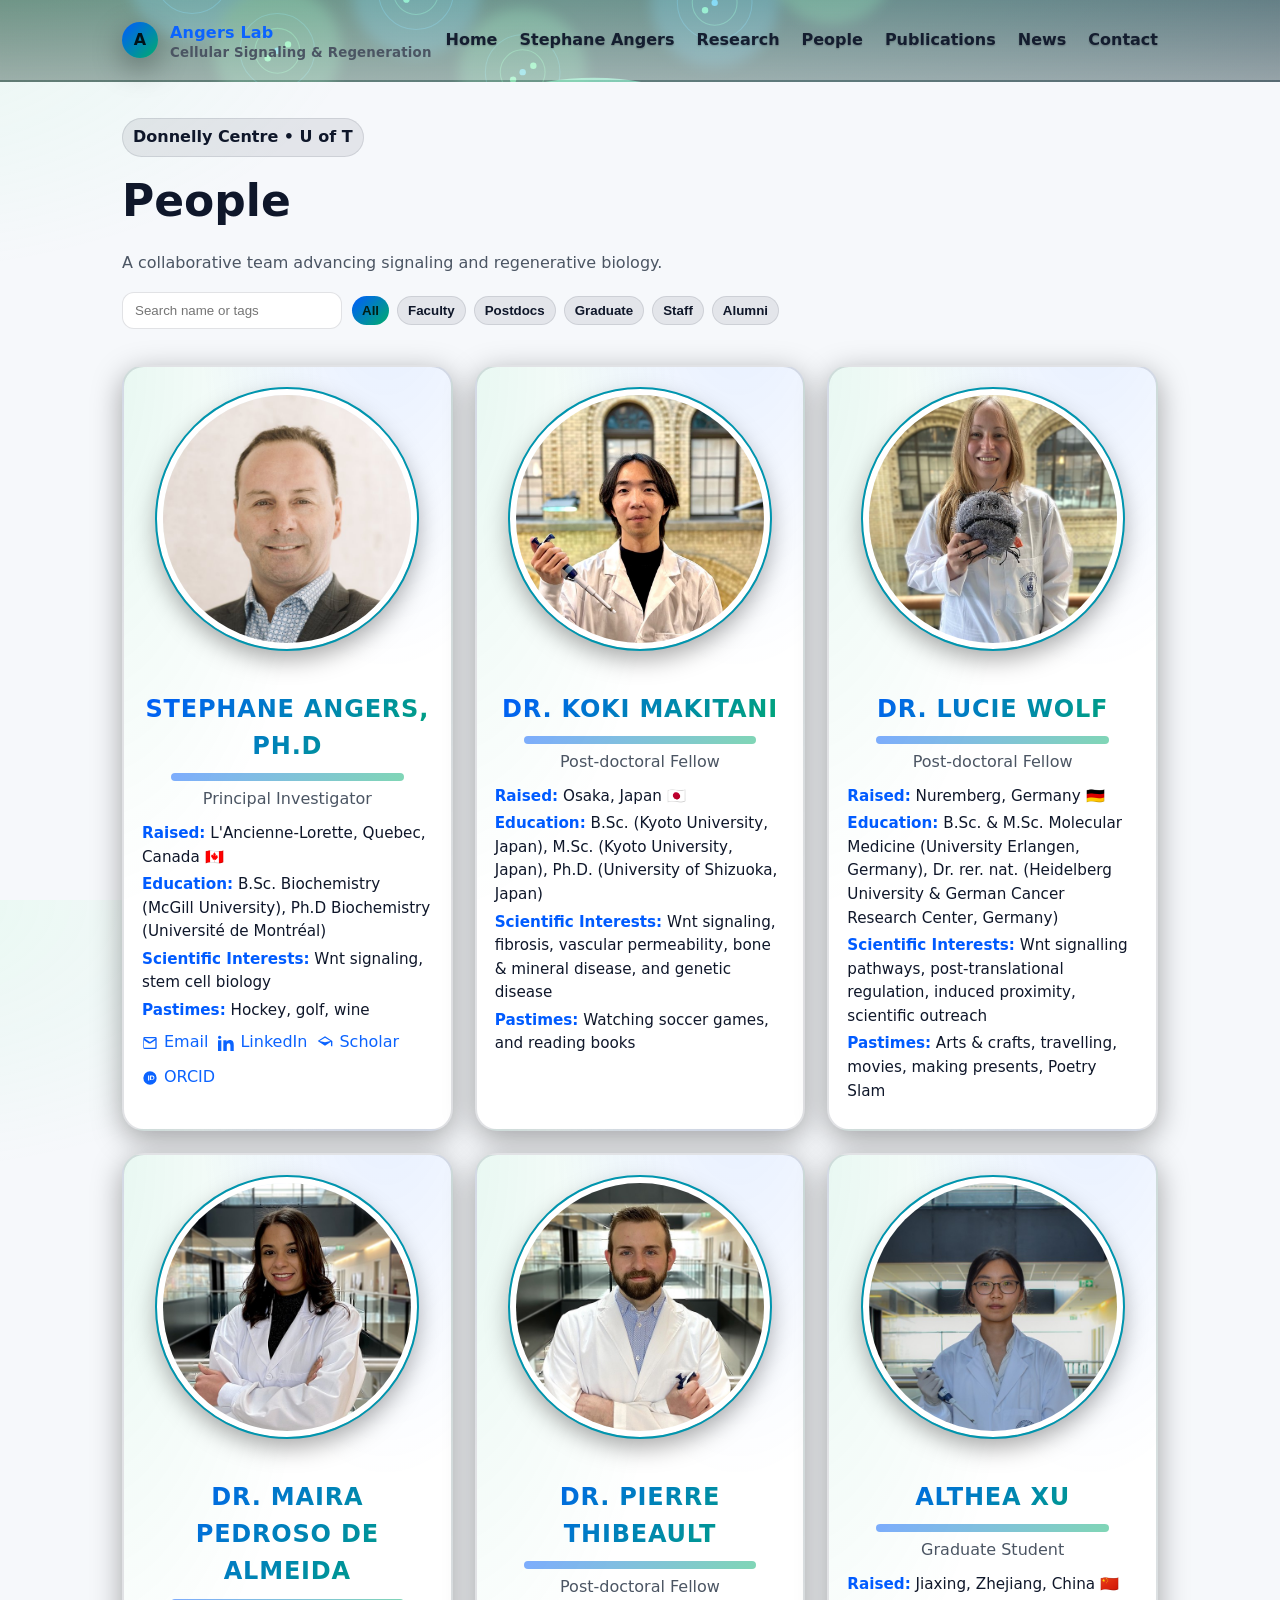
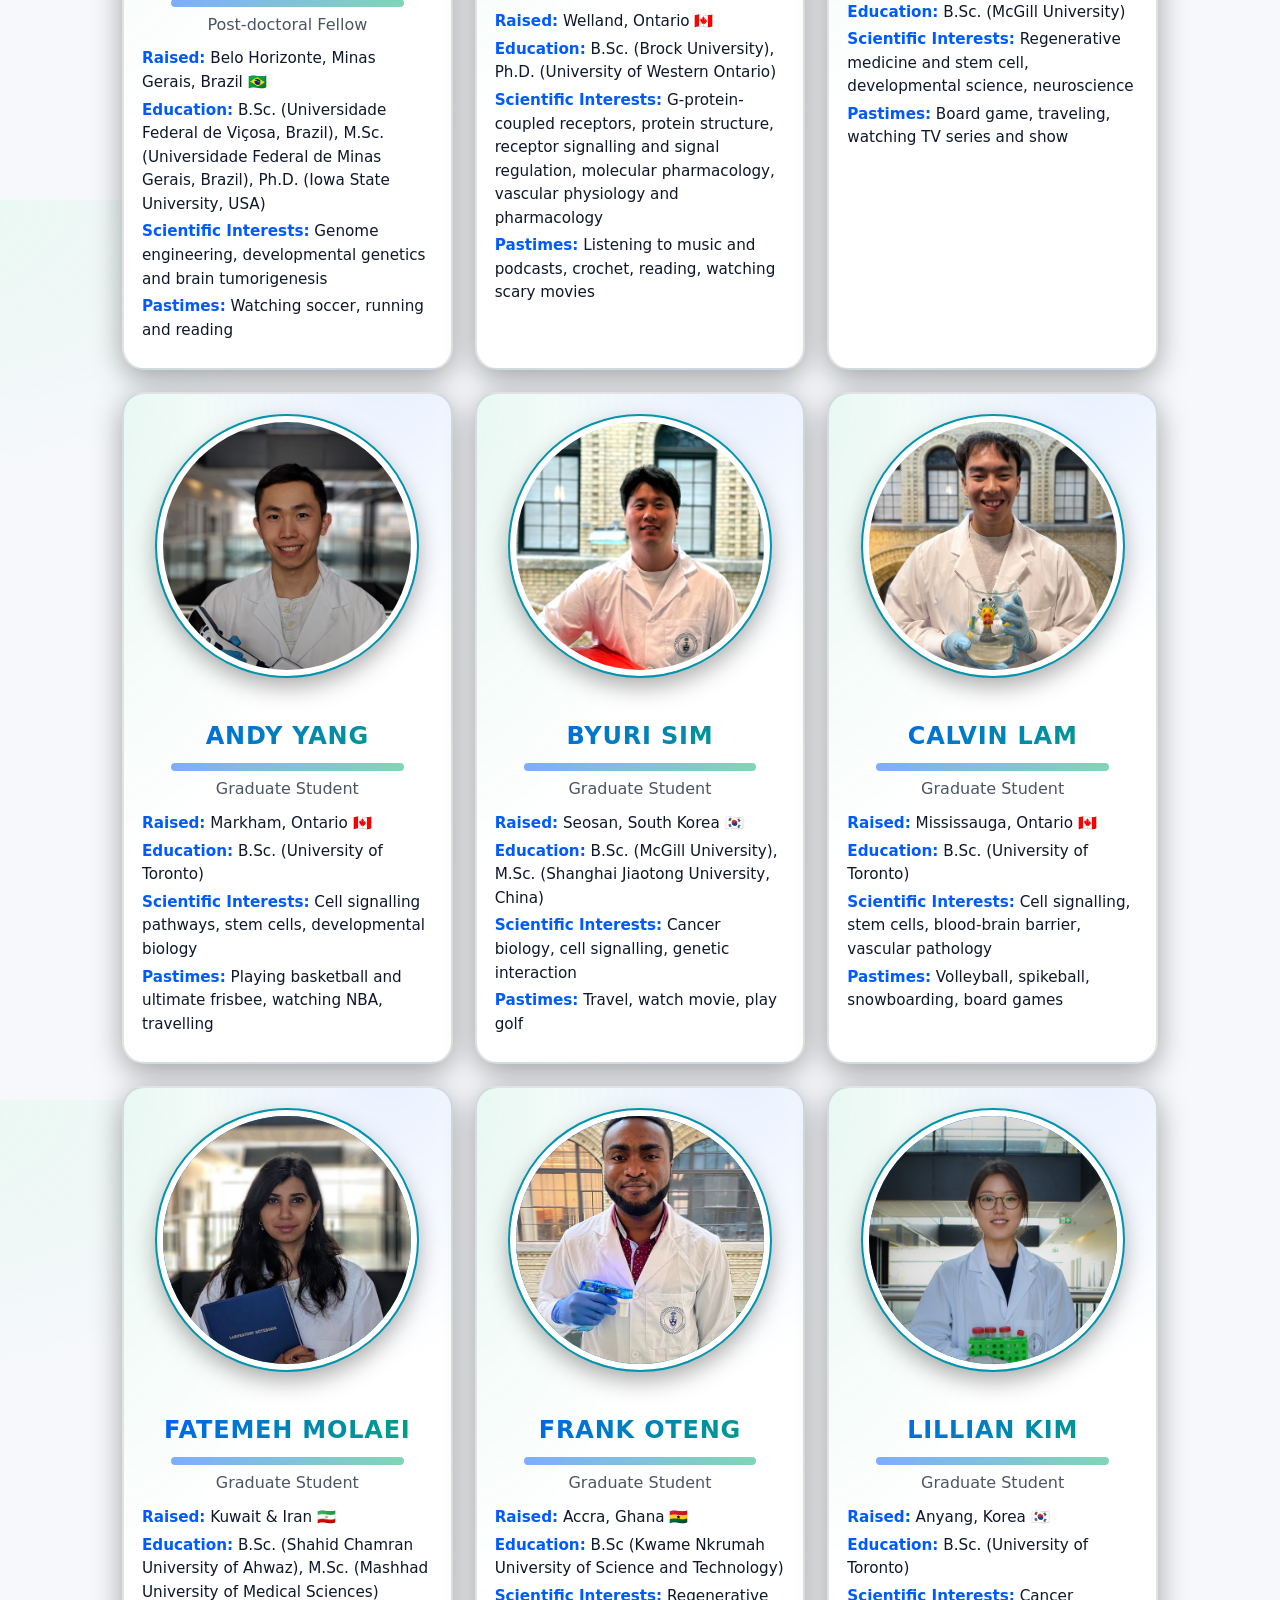
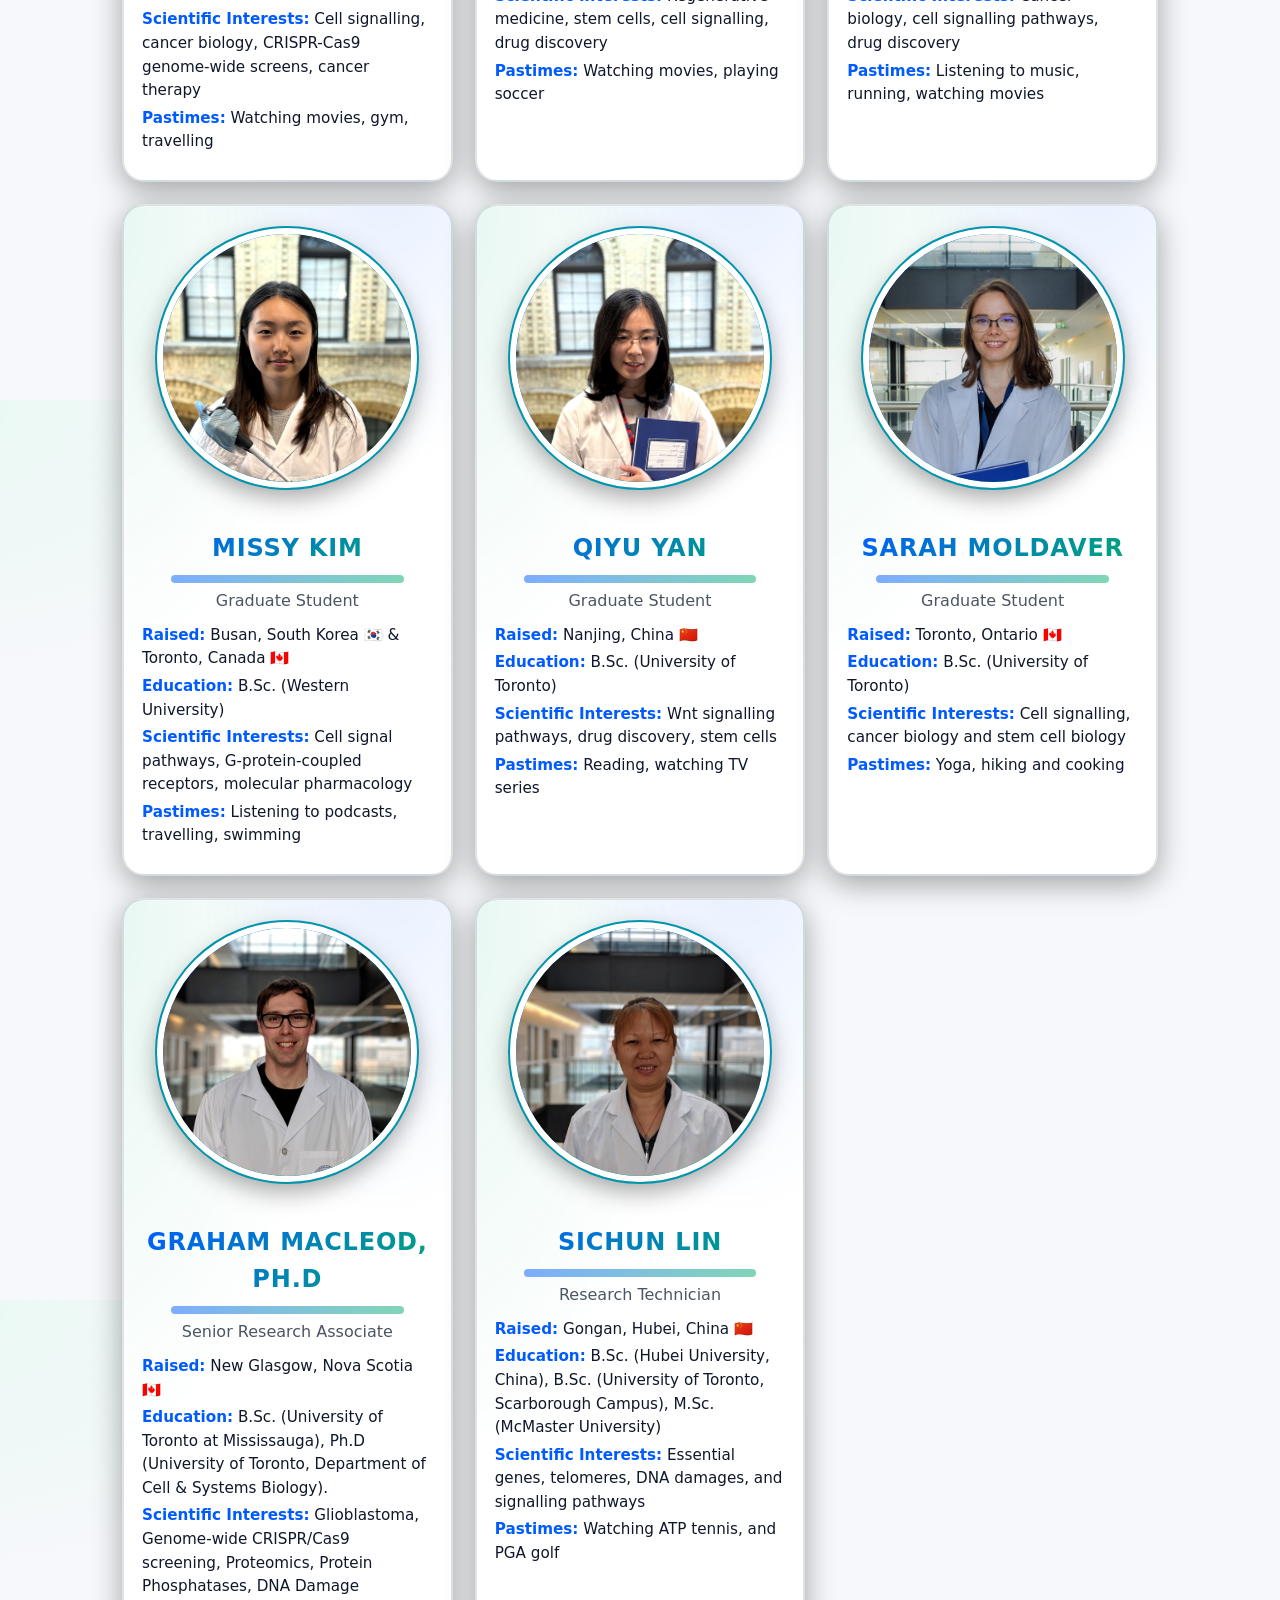
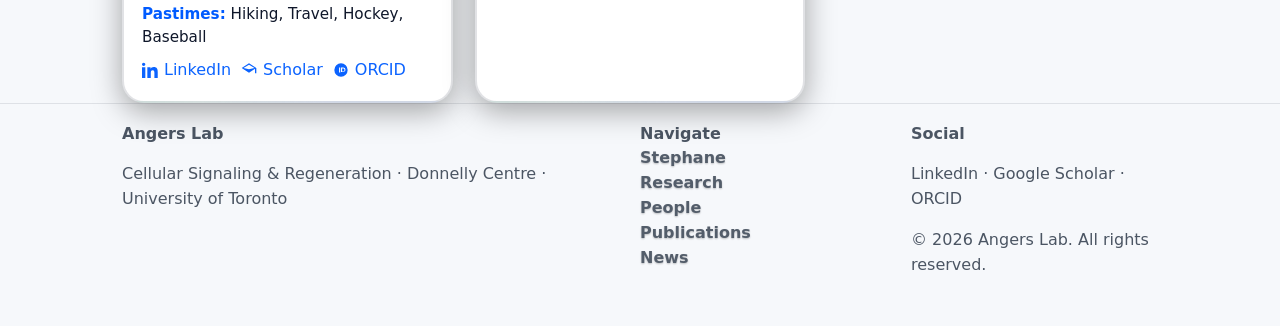
<file: people.html>
<!DOCTYPE html>

<html lang="en">
<head>
<meta charset="utf-8"/>
<meta content="width=device-width, initial-scale=1" name="viewport"/>
<title>People | Angers Lab</title>
<meta content="Meet the Angers Lab team at the Donnelly Centre, University of Toronto: faculty, trainees, staff, and alumni." name="description"/>
<link href="data:image/svg+xml,&lt;svg xmlns='http://www.w3.org/2000/svg' viewBox='0 0 100 100'&gt;&lt;rect width='100' height='100' fill='%230a0a0a'/&gt;&lt;text x='50' y='58' font-size='60' text-anchor='middle' fill='%23ffffff' font-family='Arial, Helvetica, sans-serif'&gt;A&lt;/text&gt;&lt;/svg&gt;" rel="icon"/>
<style>
    :root { --bg:#0b0c10; --panel:#111317; --elev:#161a20; --text:#e9eef5; --muted:#aeb6c2; --brand:#59d5ff; --brand-2:#7bffb1; --link:var(--brand); --maxw:1100px; --radius:18px; --shadow:0 10px 30px rgba(0,0,0,.35); }
    @media (prefers-color-scheme: light){ :root{ --bg:#f6f8fb; --panel:#ffffff; --elev:#f1f4f8; --text:#0f172a; --muted:#4b5563; --brand:#005bff; --brand-2:#00ad6b; --link:#0b63ff; }}
    *{box-sizing:border-box} html,body{height:100%} body{margin:0;font-family:ui-sans-serif,system-ui,-apple-system,Segoe UI,Roboto,Helvetica,Arial;color:var(--text);background:radial-gradient(1200px 600px at 80% -50%, rgba(89,213,255,.15), transparent 60%), radial-gradient(900px 500px at -10% 0%, rgba(123,255,177,.12), transparent 55%), var(--bg);line-height:1.55}
    a{color:var(--link);text-decoration:none} a:hover{text-decoration:underline}
    .wrap{max-width:var(--maxw);margin-inline:auto;padding-inline:clamp(16px,3vw,32px)}
    
    
    
    
    .brand small{display:block;font-weight:600;color:var(--muted);line-height:1}
    
    
    
      }

    main{padding:clamp(28px,6vw,64px) 0}
    .page-head{padding:clamp(18px,4vw,36px) 0}
    h1{font-size:clamp(28px,4vw,44px);margin:10px 0 8px}
    .sub{color:var(--muted)}

    .toolbar{display:flex;gap:10px;flex-wrap:wrap;margin-top:14px;align-items:center}
    .chip{display:inline-flex;align-items:center;gap:8px;padding:6px 10px;border-radius:999px;background:color-mix(in oklab, var(--text) 8%, transparent);color:var(--text);font-weight:600;border:1px solid color-mix(in oklab, var(--text) 10%, transparent);cursor:pointer}
    .chip.active{background:linear-gradient(135deg,var(--brand),var(--brand-2));color:#002016;border:none}
    .input{background:var(--panel);border:1px solid color-mix(in oklab, var(--text) 12%, transparent);border-radius:12px;padding:10px 12px;color:var(--text);min-width:220px}

    .grid{display:grid;grid-template-columns:repeat(12,1fr);gap:clamp(12px,2vw,20px)}
    .card{grid-column:span 4;background:var(--panel);border:1px solid color-mix(in oklab, var(--text) 10%, transparent);border-radius:16px;padding:16px;display:grid;grid-template-columns:72px 1fr;gap:12px;align-items:start;box-shadow:var(--shadow)}
    .photo{width:72px;height:72px;border-radius:50%;object-fit:cover;object-position:center;background:linear-gradient(135deg,var(--brand),var(--brand-2));display:grid;place-items:center;color:#001319;font-weight:900}
    .fallback{width:72px;height:72px;border-radius:50%;display:grid;place-items:center;background:linear-gradient(135deg,var(--brand),var(--brand-2));color:#001319;font-weight:900}
    .role{color:var(--muted);margin-top:2px}
    .tags{display:flex;gap:8px;flex-wrap:wrap;margin-top:8px}
    .tag{font-size:.85rem;padding:4px 8px;border-radius:8px;background:color-mix(in oklab, var(--text) 8%, transparent);border:1px solid color-mix(in oklab, var(--text) 10%, transparent)}
    .links{margin-top:8px;display:flex;gap:10px;flex-wrap:wrap}
    .links a{display:inline-flex;align-items:center;gap:6px}

    @media (max-width:980px){ .card{grid-column:span 6} }
    @media (max-width:680px){ .card{grid-column:span 12;grid-template-columns:56px 1fr} .photo,.fallback{width:56px;height:56px} }

    footer{border-top:1px solid color-mix(in oklab, var(--text) 10%, transparent);padding:18px 0 32px;color:var(--muted)}
    .footer-grid{display:grid;grid-template-columns:2fr 1fr 1fr;gap:24px}
    .footer-grid a{color:var(--muted)}
    @media (max-width:820px){ .footer-grid{grid-template-columns:1fr} }
  
/* Match index header background (gradient + Wnt banner) */


/* Banner block styles (copied to match index) */
.banner{position:relative;margin:clamp(10px,2vw,16px) 0 0;}
.banner .wrap{position:relative}
.banner-figure{
  width:100%;
  aspect-ratio:21/9;
  background:url('assets/images/banner-wnt.svg') center/cover no-repeat;
  border-radius:18px;
  box-shadow:var(--shadow);
  border:1px solid color-mix(in oklab, var(--text) 10%, transparent);
}
.banner .caption{
  position:absolute;inset:auto 16px 14px 16px;
  background:color-mix(in oklab, var(--bg) 35%, transparent);
  backdrop-filter:blur(6px) saturate(130%);
  color:var(--text);
  padding:8px 12px;border-radius:12px;
  border:1px solid color-mix(in oklab, var(--text) 10%, transparent);
  font-weight:600;display:inline-flex;gap:10px;align-items:center;
}

/* Enlarge headshots on people page */
.people-page img {
    max-width: 320px; /* bigger than typical 150-200px */
    height: auto;
    border-radius: 12px;
    box-shadow: var(--shadow);
}

/* Make headshots even bigger on people page */
.people-page img {
    max-width: 480px; /* much larger */
    height: auto;
    border-radius: 12px;
    box-shadow: var(--shadow);
}
@media (max-width: 768px) {
    .people-page img {
        max-width: 90%; /* adapt for smaller screens */
    }
}

/* Center headshot, above name, and make it circular */
.people-page .person {
    display: flex;
    flex-direction: column;
    align-items: center;
    text-align: center;
}
.people-page img {
    max-width: 320px;
    height: auto;
    border-radius: 50%; /* circle */
    box-shadow: var(--shadow);
    margin-bottom: 16px;
}
@media (max-width: 768px) {
    .people-page img {
        max-width: 70%;
    }
}

/* --- Hockey card theme for People page --- */
.people-page .grid{grid-template-columns: repeat(12, 1fr); gap: clamp(14px,2vw,22px);}
.people-page .card{
  grid-column: span 4;
  position: relative;
  display: flex; flex-direction: column; align-items: center; text-align: center;
  background: radial-gradient(120% 120% at 80% -20%, color-mix(in oklab, var(--brand) 12%, transparent), transparent 50%), 
              radial-gradient(120% 120% at -10% 0%, color-mix(in oklab, var(--brand-2) 10%, transparent), transparent 60%),
              var(--panel);
  border-radius: 22px;
  padding: 22px 18px 18px;
  border: 2px solid color-mix(in oklab, var(--text) 12%, transparent);
  box-shadow: 0 8px 30px rgba(0,0,0,.35);
  overflow: hidden;
  transition: transform .25s ease, box-shadow .25s ease;
}
.people-page .card::before{
  content:''; position:absolute; inset:-2px; border-radius:24px;
  background: conic-gradient(from 180deg, rgba(255,255,255,.12), transparent 30%, rgba(255,255,255,.06) 60%, transparent 90%);
  mask: linear-gradient(#000 0 0) exclude, linear-gradient(#000 0 0) content-box;
  padding:2px; pointer-events:none;
}
.people-page .card:hover{ transform: translateY(-4px) rotate3d(1,0,0,0.5deg); box-shadow: 0 14px 40px rgba(0,0,0,.45); }

.people-page .photo, .people-page .fallback{
  width: clamp(180px, 28vw, 260px);
  height: clamp(180px, 28vw, 260px);
  border-radius: 50%;
  object-fit: cover;
  border: 6px solid #fff;
  outline: 2px solid color-mix(in oklab, var(--brand) 40%, var(--brand-2));
  box-shadow: 0 10px 24px rgba(0,0,0,.35);
  background: linear-gradient(135deg, var(--brand), var(--brand-2));
  display:grid; place-items:center; color:#002016; font-weight:900; font-size: 48px;
}

.people-page .card h3{
  margin: 14px 0 6px;
  font-size: clamp(20px, 2.2vw, 24px);
  text-transform: uppercase; letter-spacing: .8px;
  background: linear-gradient(135deg, var(--brand), var(--brand-2));
  -webkit-background-clip: text; background-clip: text; color: transparent;
}
.people-page .card h3::after{
  content:''; display:block; height: 8px; width: 80%;
  margin: 8px auto 0; border-radius: 999px;
  background: linear-gradient(135deg, var(--brand), var(--brand-2));
  opacity: .5;
}

.people-page .role{ color: var(--muted); margin-top: 2px; }

.people-page .tags{ justify-content:center; }
.people-page .tag{
  background: color-mix(in oklab, var(--text) 8%, transparent);
  border: 1px solid color-mix(in oklab, var(--text) 12%, transparent);
}

@media (max-width: 980px){ .people-page .card{ grid-column: span 6; } }
@media (max-width: 640px){ .people-page .card{ grid-column: span 12; } }

/* Bio details styling */
.people-page .details{
  margin-top:10px;
  text-align:left;
  font-size:.95rem;
  color:var(--text);
}
.people-page .details p{ margin:4px 0; }
.people-page .details b{ color: var(--brand); }

/* Canonical site header + nav */
header { position: sticky; top: 0; z-index: 50; backdrop-filter: saturate(140%) blur(8px); background: linear-gradient(180deg, color-mix(in oklab, var(--bg) 30%, transparent), color-mix(in oklab, var(--bg) 55%, transparent)), url('assets/images/banner-wnt.svg') center/cover no-repeat; border-bottom: 2px solid color-mix(in oklab, var(--text) 10%, transparent); }
.nav { display: flex; align-items: center; justify-content: space-between; height: 80px; }
.brand { display: flex; align-items: center; gap: 12px; font-weight: 700; letter-spacing: .2px; }
.brand .logo { width: 36px; height: 36px; border-radius: 50%; background: linear-gradient(135deg, var(--brand), var(--brand-2)); display: grid; place-items: center; color: #001319; font-weight: 900; box-shadow: var(--shadow); }
nav ul { list-style: none; margin: 0; padding: 0; display: flex; gap: 22px; align-items: center; }
nav a { color: var(--text); opacity: .95; font-weight: 700; text-shadow: 0 1px 2px rgba(0,0,0,.25); }
.menu-btn { display: none; background: none; border: none; color: var(--text); font-size: 28px; }
@media (max-width: 860px) {
      nav ul { display: none; position: absolute; top: 64px; left: 0; right: 0; background: var(--panel); border-bottom: 2px solid color-mix(in oklab, var(--text) 10%, transparent); padding: 12px 18px; flex-direction: column; gap: 8px; }
/* Optional: prevent body from scrolling when menu is open */
body.no-scroll { overflow: hidden; }
</style>
<style>
@media (max-width: 860px) {
  .menu-btn { display: inline-block !important; }
  nav ul.open { display: flex !important; }
}
</style>
</head>
<body class="people-page">
<header>
  <div class="wrap nav">
    <a aria-label="Angers Lab Home" class="brand" href="index.html">
      <span class="logo">A</span>
      <span>Angers Lab<br/><small>Cellular Signaling &amp; Regeneration</small></span>
    </a>
    <nav>
      <button class="menu-btn" aria-label="Open menu" onclick="toggleMenu()" aria-expanded="false">☰</button>
      <ul id="menu"><li><a href="index.html">Home</a></li>
<li><a href="stephane-angers.html">Stephane Angers</a></li>
        <li><a href="research.html">Research</a></li>
        <li><a href="people.html" class="active"><span class="active"></span>People</a></li>
        <li><a href="publications.html">Publications</a></li>
        <li><a href="news.html">News</a></li>
        <li><a href="#contact">Contact</a></li></ul>
    </nav>
  </div>
</header>
<main class="wrap" id="main">
<section class="page-head">
<span class="chip">Donnelly Centre • U of T</span>
<h1>People</h1>
<p class="sub">A collaborative team advancing signaling and regenerative biology.</p>
<div aria-label="People filters" class="toolbar" role="region">
<input aria-label="Search" class="input" id="search" placeholder="Search name or tags"/>
<div aria-label="Filter by role" class="filters" role="tablist" style="display:flex;gap:8px;flex-wrap:wrap;">
<button aria-selected="true" class="chip active" data-filter="all" role="tab">All</button>
<button class="chip" data-filter="faculty" role="tab">Faculty</button>
<button class="chip" data-filter="postdoc" role="tab">Postdocs</button>
<button class="chip" data-filter="grad" role="tab">Graduate</button>
<button class="chip" data-filter="staff" role="tab">Staff</button>
<button class="chip" data-filter="alumni" role="tab">Alumni</button>
</div>
</div>
</section>
<section aria-live="polite" class="grid" id="people-grid"></section>
</main>
<footer>
<div class="wrap footer-grid">
<div>
<b>Angers Lab</b>
<p class="mt-1">Cellular Signaling &amp; Regeneration · Donnelly Centre · University of Toronto</p>
</div>
<div>
<b>Navigate</b>
<nav class="mt-1">
<a href="Stephane Angers.html">Stephane</a><br/>
<a href="research.html">Research</a><br/>
<a href="people.html" class="active"><span class="active"></span>People</a><br/>
<a href="publications.html">Publications</a><br/>
<a href="news.html">News</a>
</nav>
</div>
<div>
<b>Social</b>
<p class="mt-1"><a aria-label="LinkedIn" href="#">LinkedIn</a> · <a aria-label="Google Scholar" href="#">Google Scholar</a> · <a aria-label="ORCID" href="#">ORCID</a></p>
<p class="mt-1">© <span id="year"></span> Angers Lab. All rights reserved.</p>
</div>
</div>
</footer>
<script>
    document.getElementById('year').textContent = new Date().getFullYear();

    const DATA_URL = 'assets/data/people.json';
    const fallback = [
  // NOTE: Fallback only shows if data/people.json is missing; includes details fields
      { name:'Stéphane Angers, PhD', role:'Professor & Principal Investigator', group:'faculty', raised:'', education:'', interests:'', pastimes:'', initials:'SA', photo:'assets/images/people/stephane-angers.jpg', linkedin:'#', scholar:'#', orcid:'#', email:'stephane.angers@utoronto.ca', tags:['Wnt/Frizzled','Protein engineering','Genomics'] },
      { name:'Postdoctoral Fellow', role:'Recruiting now', group:'postdoc', raised:'', education:'', interests:'', pastimes:'', initials:'PD', photo:'', linkedin:'#', tags:['Signalosomes','CRISPR'] },
      { name:'Graduate Student', role:'Molecular Genetics', group:'grad', raised:'', education:'', interests:'', pastimes:'', initials:'GS', photo:'', linkedin:'#', tags:['LRP6','Proteomics'] },
      { name:'Research Associate', role:'Protein expression & screening', group:'staff', raised:'', education:'', pastimes:'', initials:'RA', photo:'', linkedin:'#', tags:['Antibodies','Purification'] },
      { name:'Alumni Name', role:'Now at: Company/University', group:'alumni', raised:'', education:'', pastimes:'', initials:'AL', photo:'', linkedin:'#', tags:['2022'] }
    ];

    const icons = {
      email:`<svg width="16" height="16" viewBox="0 0 24 24" fill="currentColor" aria-hidden="true"><path d="M2 5a2 2 0 012-2h16a2 2 0 012 2v14a2 2 0 01-2 2H4a2 2 0 01-2-2V5zm2 0v.217l8 5.2 8-5.2V5H4zm16 2.783l-7.445 4.839a1.5 1.5 0 01-1.11.247 1.5 1.5 0 01-1.11-.247L3 7.783V19h17z"/></svg>`,
      linkedin:`<svg width="16" height="16" viewBox="0 0 24 24" fill="currentColor" aria-hidden="true"><path d="M4.98 3.5C4.98 4.88 3.86 6 2.5 6S0 4.88 0 3.5 1.12 1 2.5 1s2.48 1.12 2.48 2.5zM0 8h5v16H0zM8 8h4.8v2.2h.07c.67-1.27 2.3-2.6 4.73-2.6 5.06 0 6 3.33 6 7.66V24h-5V16.4c0-1.81-.03-4.14-2.52-4.14-2.52 0-2.9 1.97-2.9 4v7.74H8V8z"/></svg>`,
      scholar:`<svg width="16" height="16" viewBox="0 0 24 24" fill="currentColor" aria-hidden="true"><path d="M12 2L1 9l11 7 9-5.73V17h2V9L12 2zm0 9L3.74 9 12 4.26 20.26 9 12 11z"/></svg>`,
      orcid:`<svg width="16" height="16" viewBox="0 0 24 24" fill="currentColor" aria-hidden="true"><path d="M12 2a10 10 0 100 20 10 10 0 000-20zm-2.9 6.3h1.7v7.4H9.1V8.3zm2.9 0h3.2c2 0 3.4 1.3 3.4 3.3s-1.4 3.3-3.4 3.3H12V8.3zm1.7 1.5v4.4h1.5c1.2 0 2-.8 2-2.2s-.8-2.2-2-2.2h-1.5z"/></svg>`
    };

    const state = { people: [], q:'', group:'all' };

    function personCard(p){
      const el = document.createElement('article');
      el.className = 'card';
      el.dataset.group = p.group || '';

      let useImg = !!(p.photo && p.photo.trim()) || !!(p.linkedin_photo && p.linkedin_photo.trim());
      const img = document.createElement(useImg ? 'img' : 'div');
      if(useImg){
        img.className = 'photo';
        img.src = (p.photo && p.photo.trim()) ? p.photo.trim() : p.linkedin_photo.trim();
        img.alt = 'Photo of ' + p.name;
        img.onerror = () => { img.replaceWith(makeFallback(p.initials)); };
      } else {
        img.className = 'fallback';
        img.textContent = (p.initials || (p.name||'?').slice(0,2)).toUpperCase();
        img.setAttribute('aria-hidden','true');
      }

      const box = document.createElement('div');
      box.innerHTML = `<h3>${p.name||''}</h3><div class="role">${p.role||''}</div>`;

      
  // --- Bio details block replacing tags ---
  const details = document.createElement('div');
  details.className = 'details';
  details.innerHTML = ((p.group||'').toLowerCase()==='alumni')
  ? `
      <p><b>Years:</b> ${p.years || ''}</p>
      <p><b>Role:</b> ${p.role || ''}</p>
      <p><b>Present position:</b> ${p.present || ''}</p>
      
    `
  : `
      <p><b>Raised:</b> ${p.raised || ''}</p>
      <p><b>Education:</b> ${p.education || ''}</p>
      <p><b>Scientific Interests:</b> ${p.interests || ''}</p>
      <p><b>Pastimes:</b> ${p.pastimes || ''}</p>
    `;
  box.appendChild(details);

      const links = document.createElement('div');
      links.className = 'links';
      if(p.email)    links.insertAdjacentHTML('beforeend', `<a href="mailto:${p.email}" aria-label="Email">${icons.email}<span>Email</span></a>`);
      if(p.linkedin) links.insertAdjacentHTML('beforeend', `<a href="${p.linkedin}" target="_blank" rel="noopener" aria-label="LinkedIn">${icons.linkedin}<span>LinkedIn</span></a>`);
      if(p.scholar)  links.insertAdjacentHTML('beforeend', `<a href="${p.scholar}" target="_blank" rel="noopener" aria-label="Google Scholar">${icons.scholar}<span>Scholar</span></a>`);
      if(p.orcid)    links.insertAdjacentHTML('beforeend', `<a href="${p.orcid}" target="_blank" rel="noopener" aria-label="ORCID">${icons.orcid}<span>ORCID</span></a>`);

      el.appendChild(img); el.appendChild(box);  box.appendChild(links);
      return el;
    }

    function makeFallback(initials){
      const d = document.createElement('div');
      d.className = 'fallback'; d.textContent = (initials||'').toUpperCase()||'?';
      d.setAttribute('aria-hidden','true');
      return d;
    }

    function render(){
      const grid = document.getElementById('people-grid');
      grid.innerHTML='';
      let rows = state.people.filter(p=>{
        if((state.group === 'all' && p.group === 'alumni') || (state.group !== 'all' && p.group !== state.group)) return false;
        if(state.q){ const q = state.q.toLowerCase(); const hay = [p.name,p.role,p.raised,p.education,p.interests,p.pastimes,p.email].filter(Boolean).join(' ').toLowerCase(); if(!hay.includes(q)) return false; }
        return true;
      });
      // keep a pleasant order: faculty, postdoc, grad, staff, alumni
      const order = { faculty:0, postdoc:1, grad:2, staff:3, alumni:4 };
      rows.sort((a,b)=> (order[a.group]??9)-(order[b.group]??9) || a.name.localeCompare(b.name));
      rows.forEach(p=> grid.appendChild(personCard(p)));
    }

    // Filters
    document.querySelectorAll('[data-filter]').forEach(btn=> btn.addEventListener('click', ()=>{
      document.querySelectorAll('[data-filter]').forEach(b=> b.classList.remove('active'));
      btn.classList.add('active');
      state.group = btn.dataset.filter;
      render();
    }));
    document.getElementById('search').addEventListener('input', e=>{ state.q = e.target.value; render(); });

    (async function init(){
      try{
        const res = await fetch(DATA_URL, { cache: 'no-store' });
        if(!res.ok) throw new Error('no people.json');
        const data = await res.json();
        if(!Array.isArray(data)) throw new Error('people.json must be an array');
        state.people = data.map(p => ({...p, group: (p.group||'').toLowerCase()}));
      } catch(err){ console.warn('[people] using fallback:', err.message); state.people = fallback; }
      render();
    })();
  </script>
<script>
(function () {
  const btn  = document.querySelector('.menu-btn');
  const menu = document.getElementById('menu');

  if (!btn || !menu) return;

  function set(open) {
    menu.classList.toggle('open', open);
    btn.setAttribute('aria-expanded', String(open));
    document.body.classList.toggle('no-scroll', open);
  }

  window.toggleMenu = () => set(!menu.classList.contains('open'));

  // Close the menu when a link is tapped
  menu.querySelectorAll('a').forEach(a => a.addEventListener('click', () => set(false)));

  // If resized back to desktop, ensure menu is closed and layout resets
  window.addEventListener('resize', () => {
    if (window.innerWidth > 860) set(false);
  });
})();
</script>
</body>
</html>
</file>
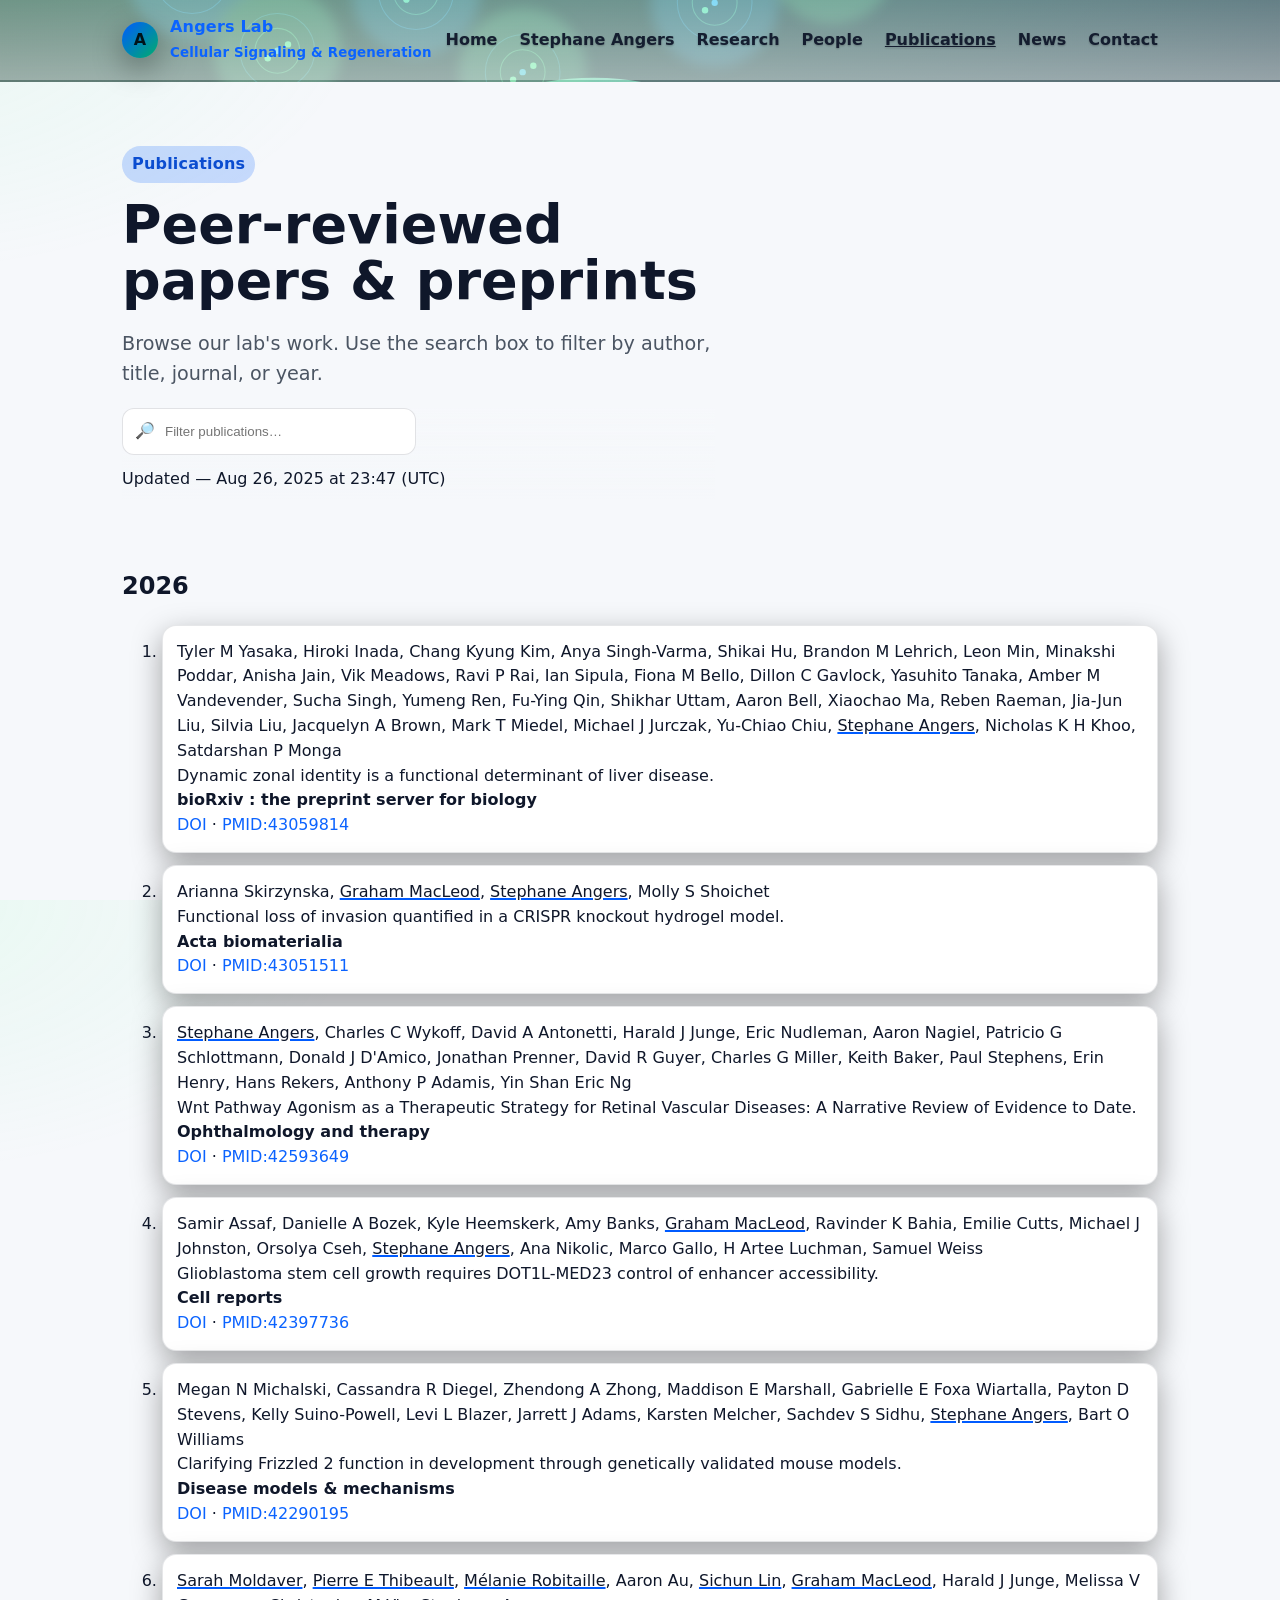
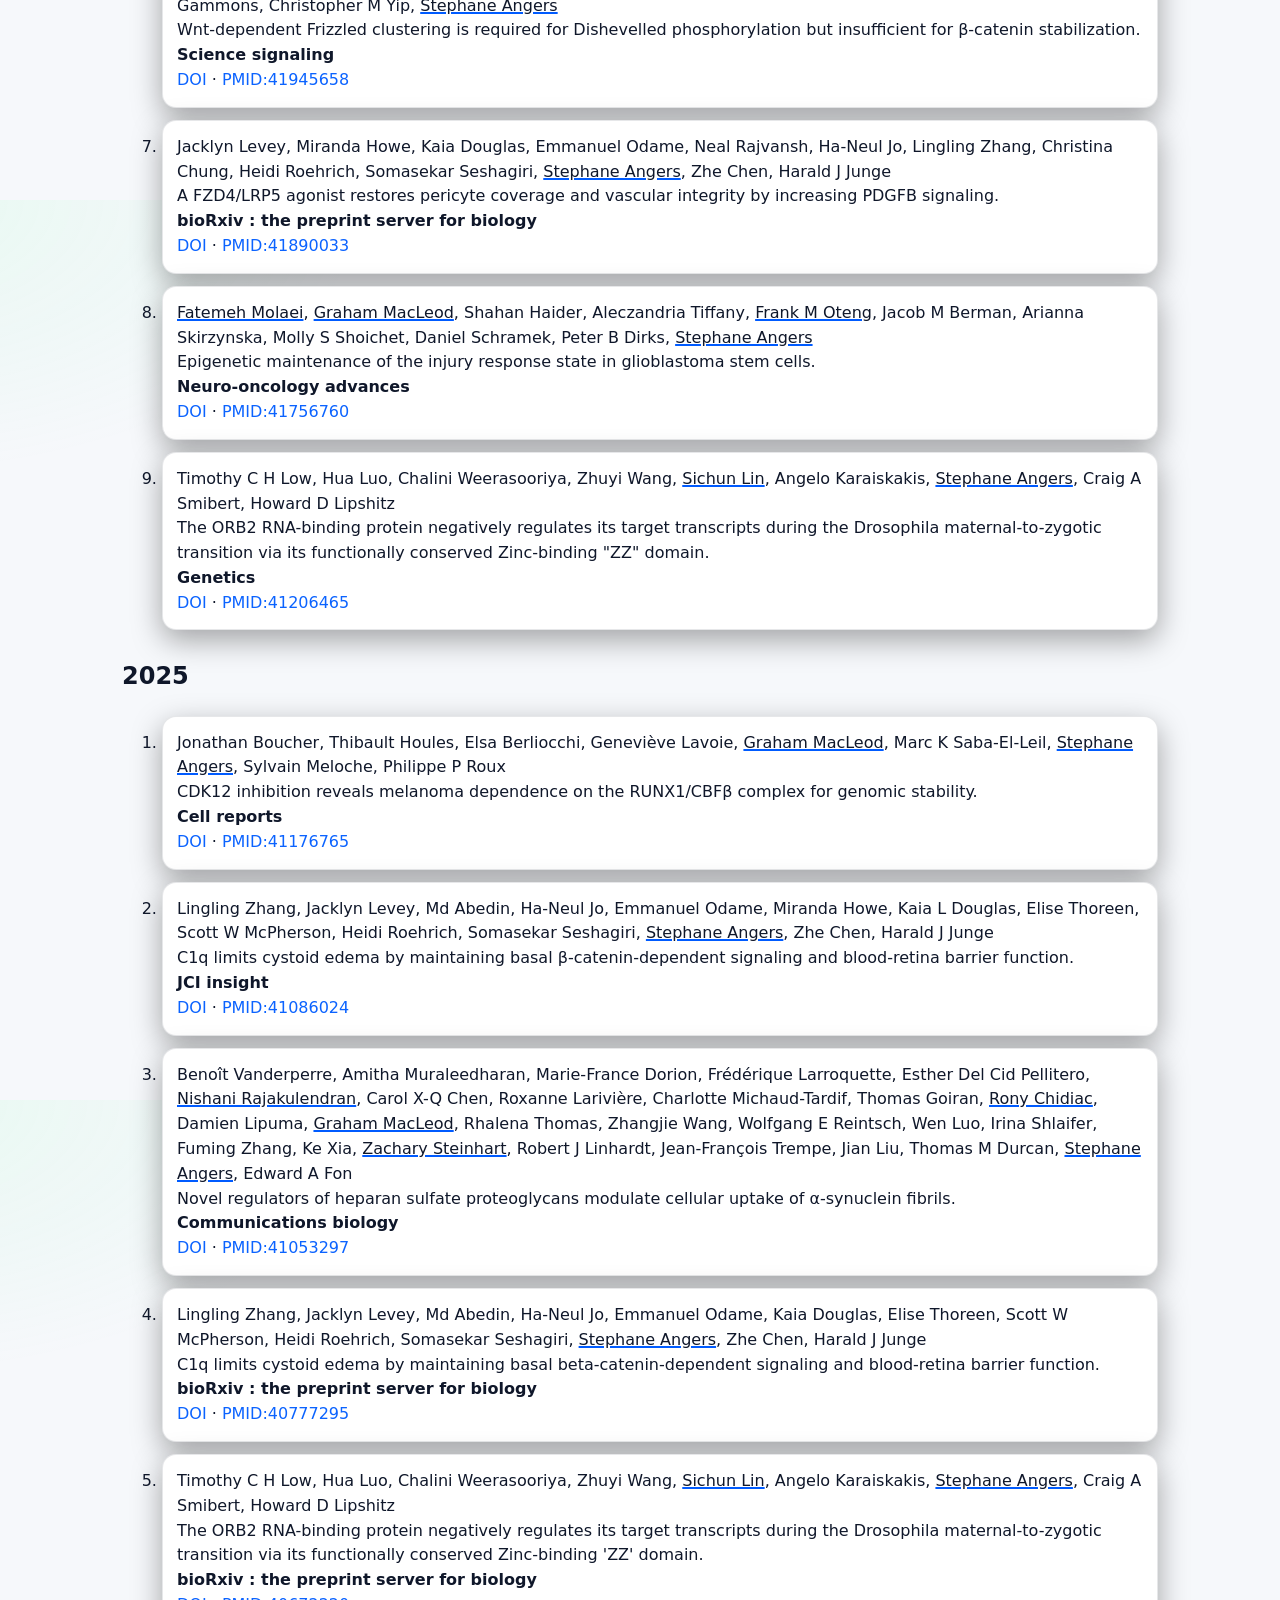
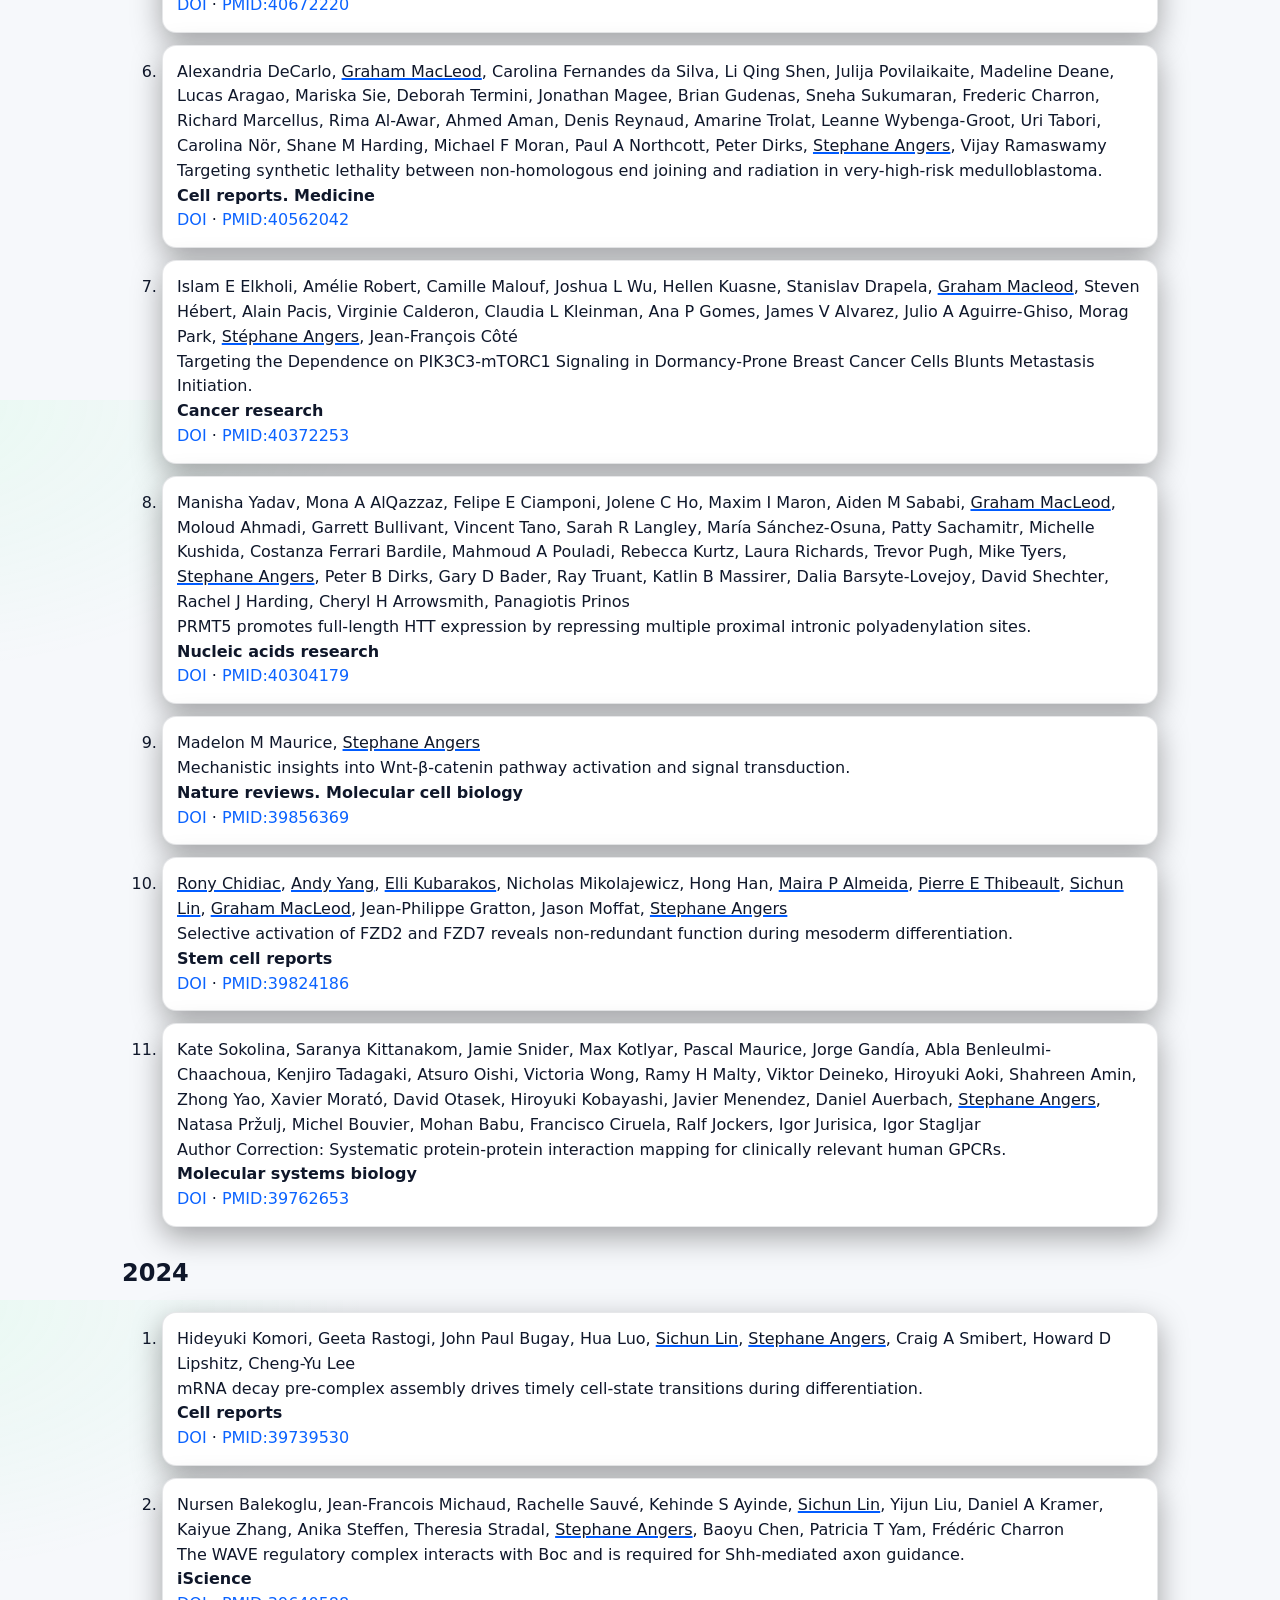
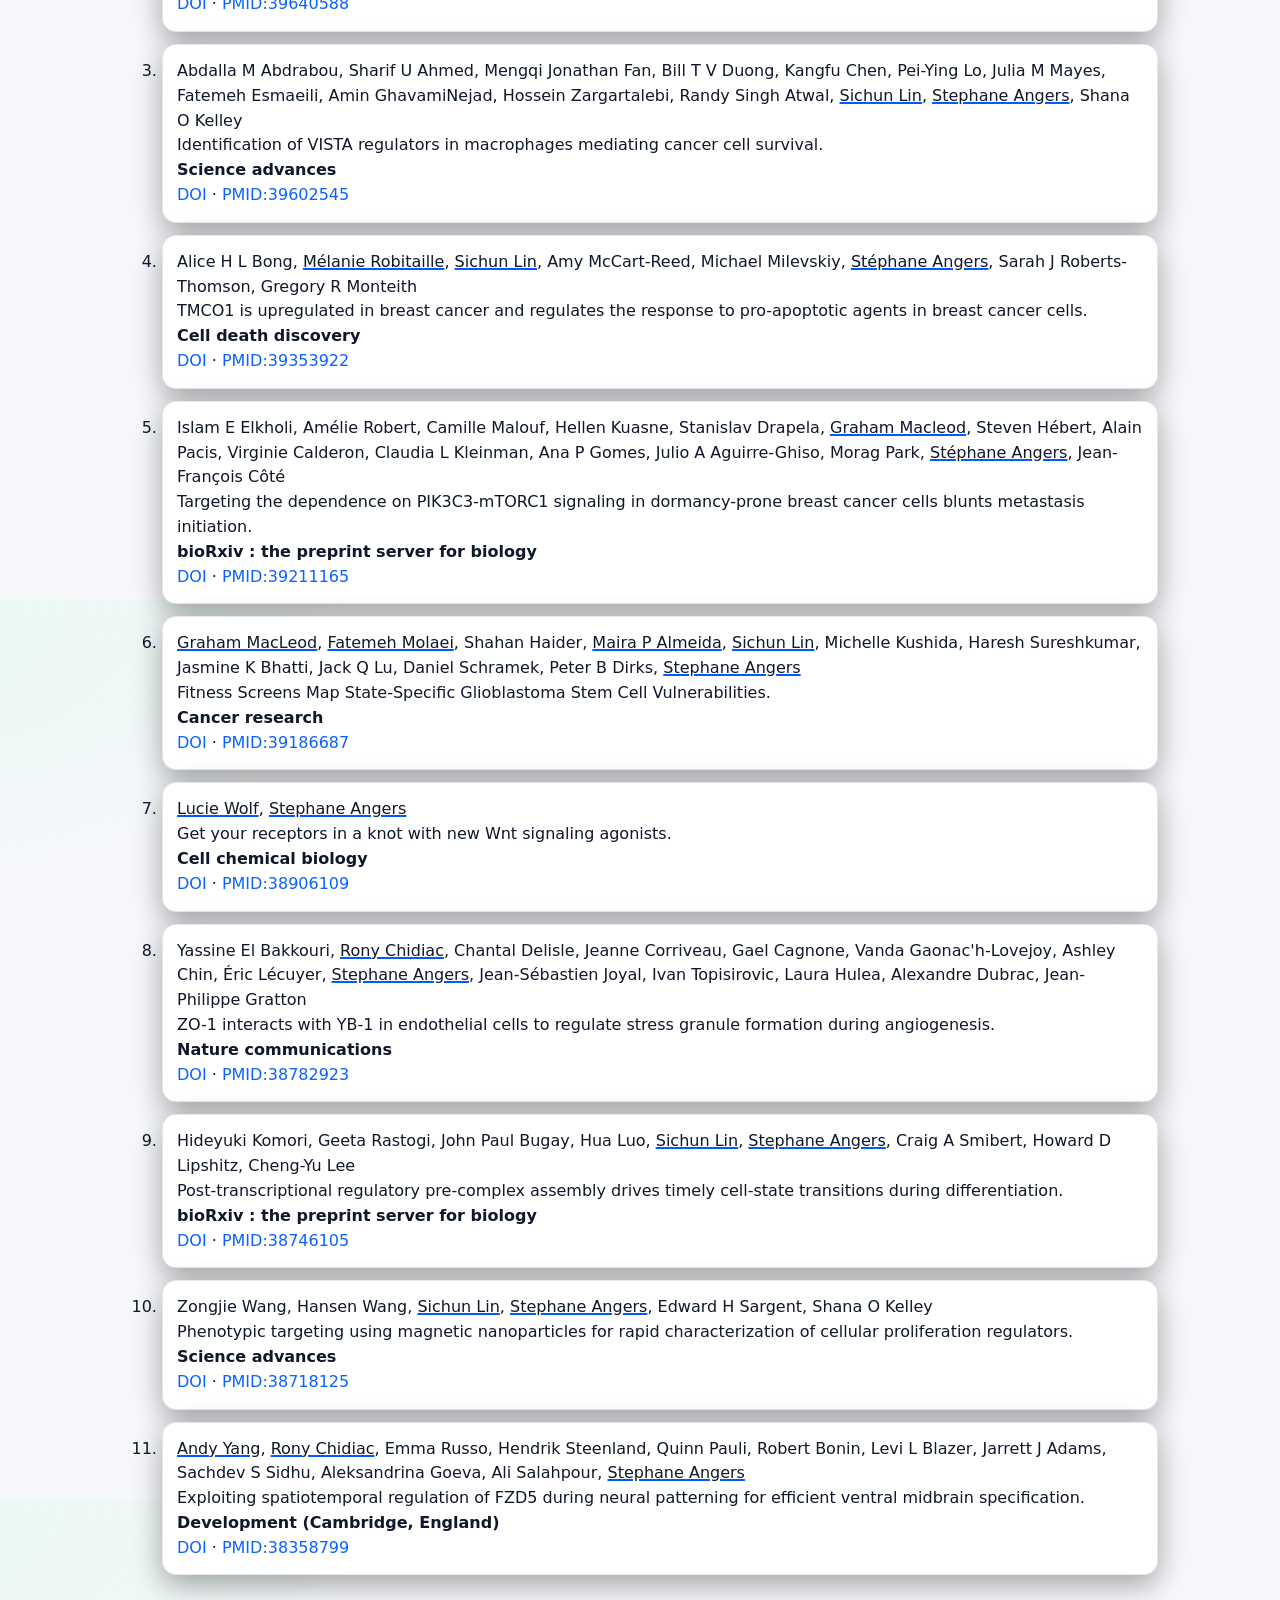
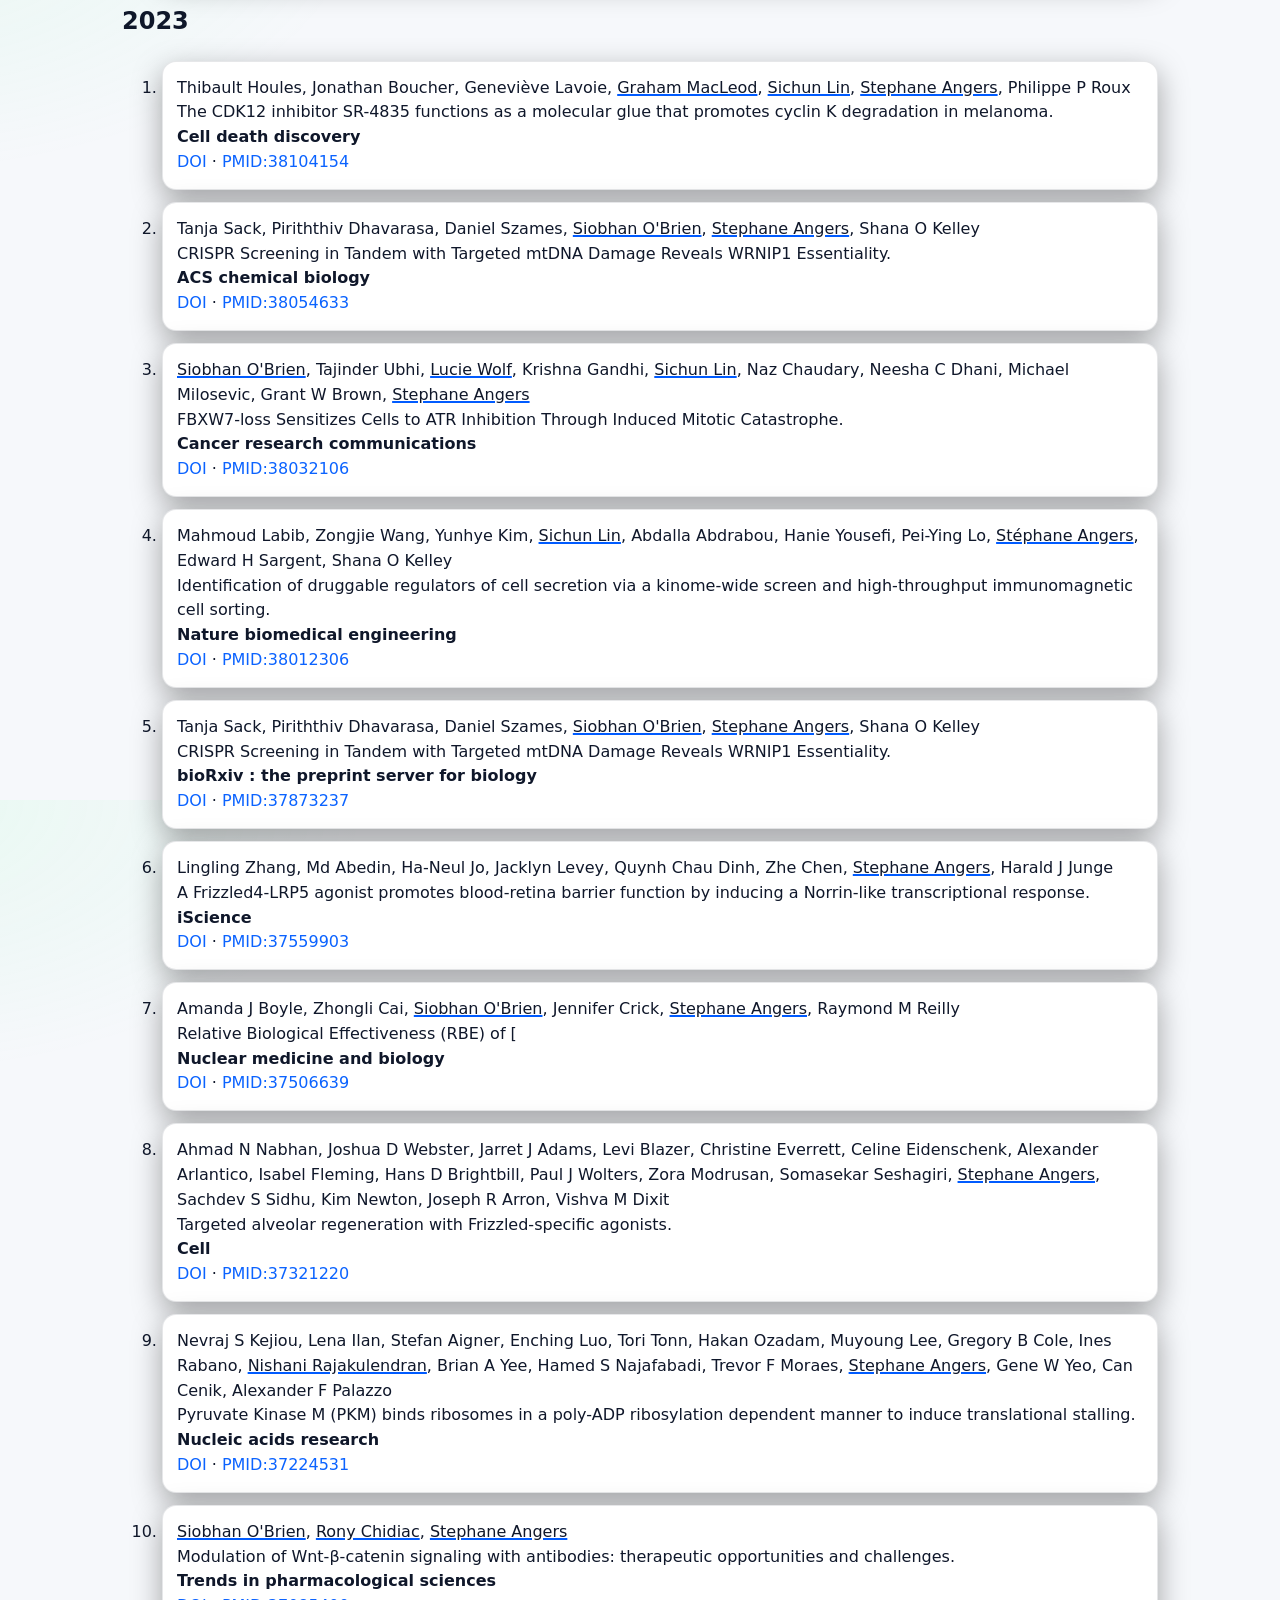
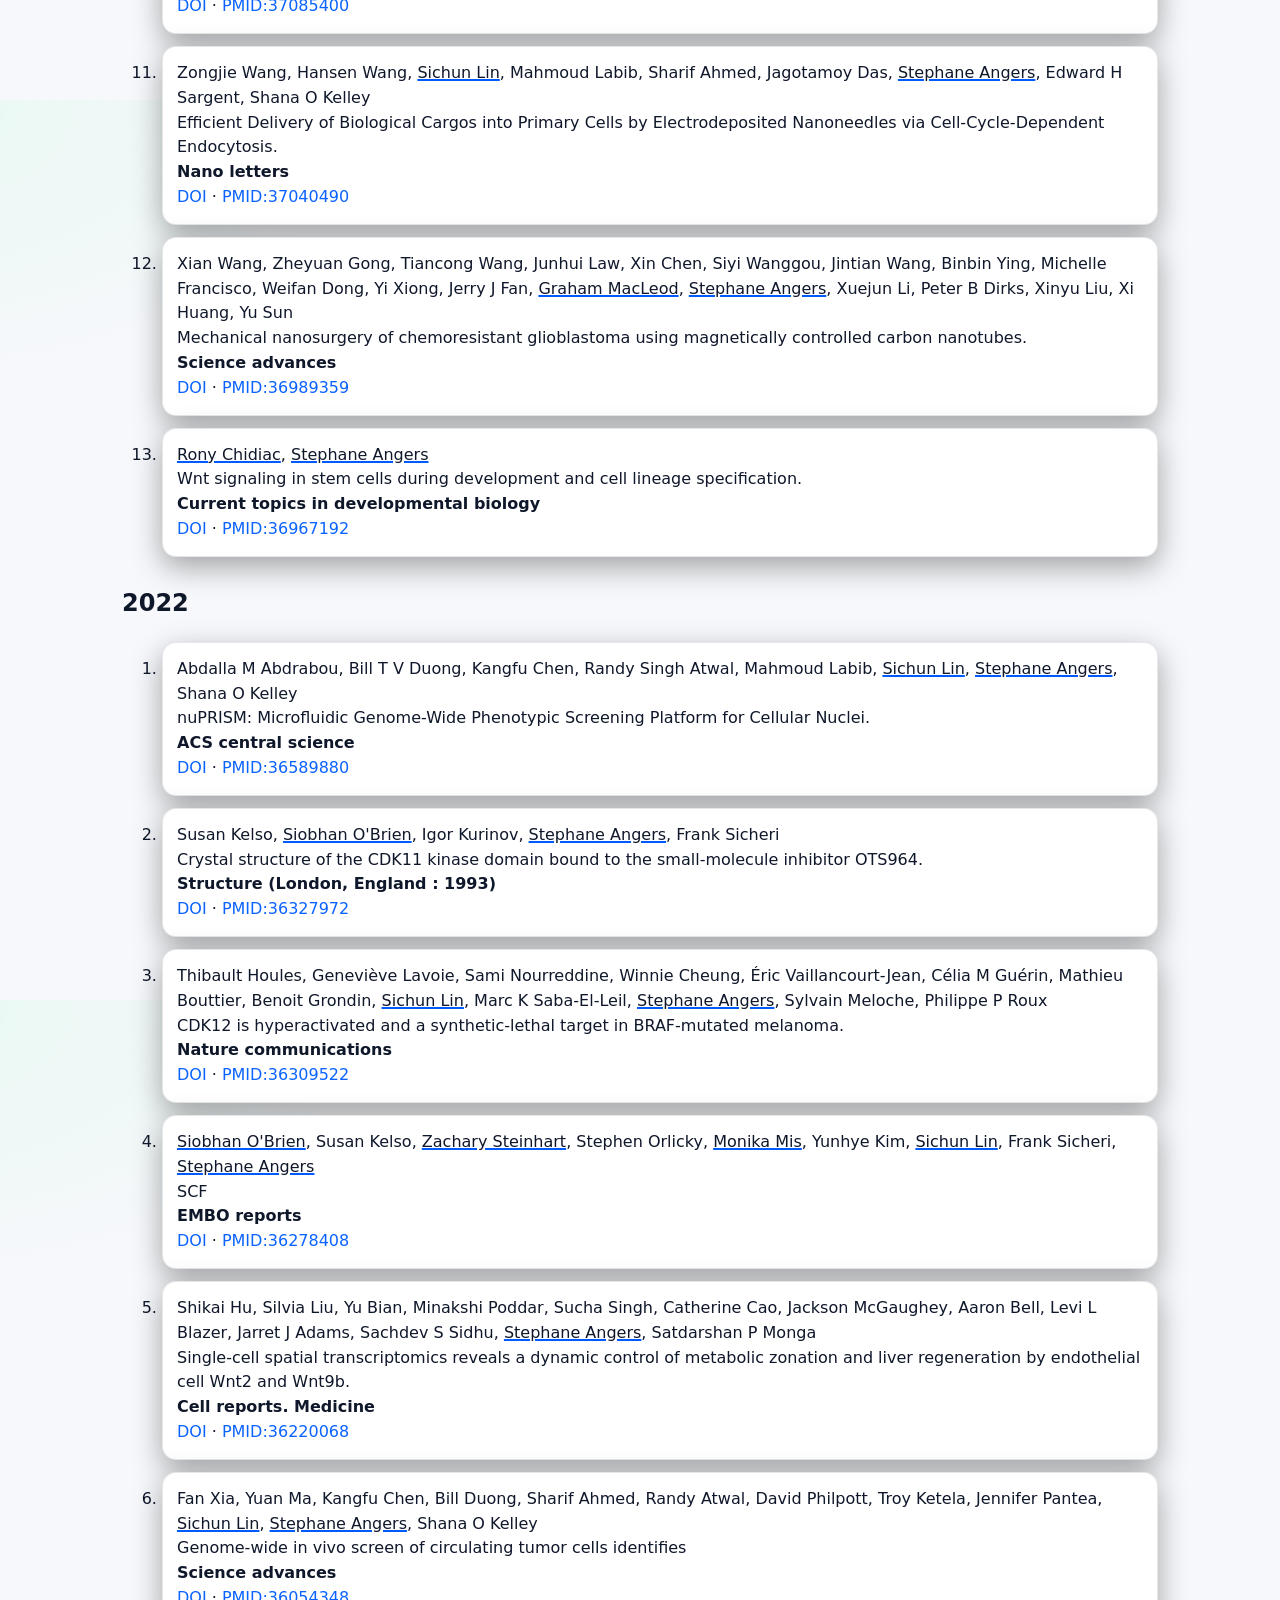
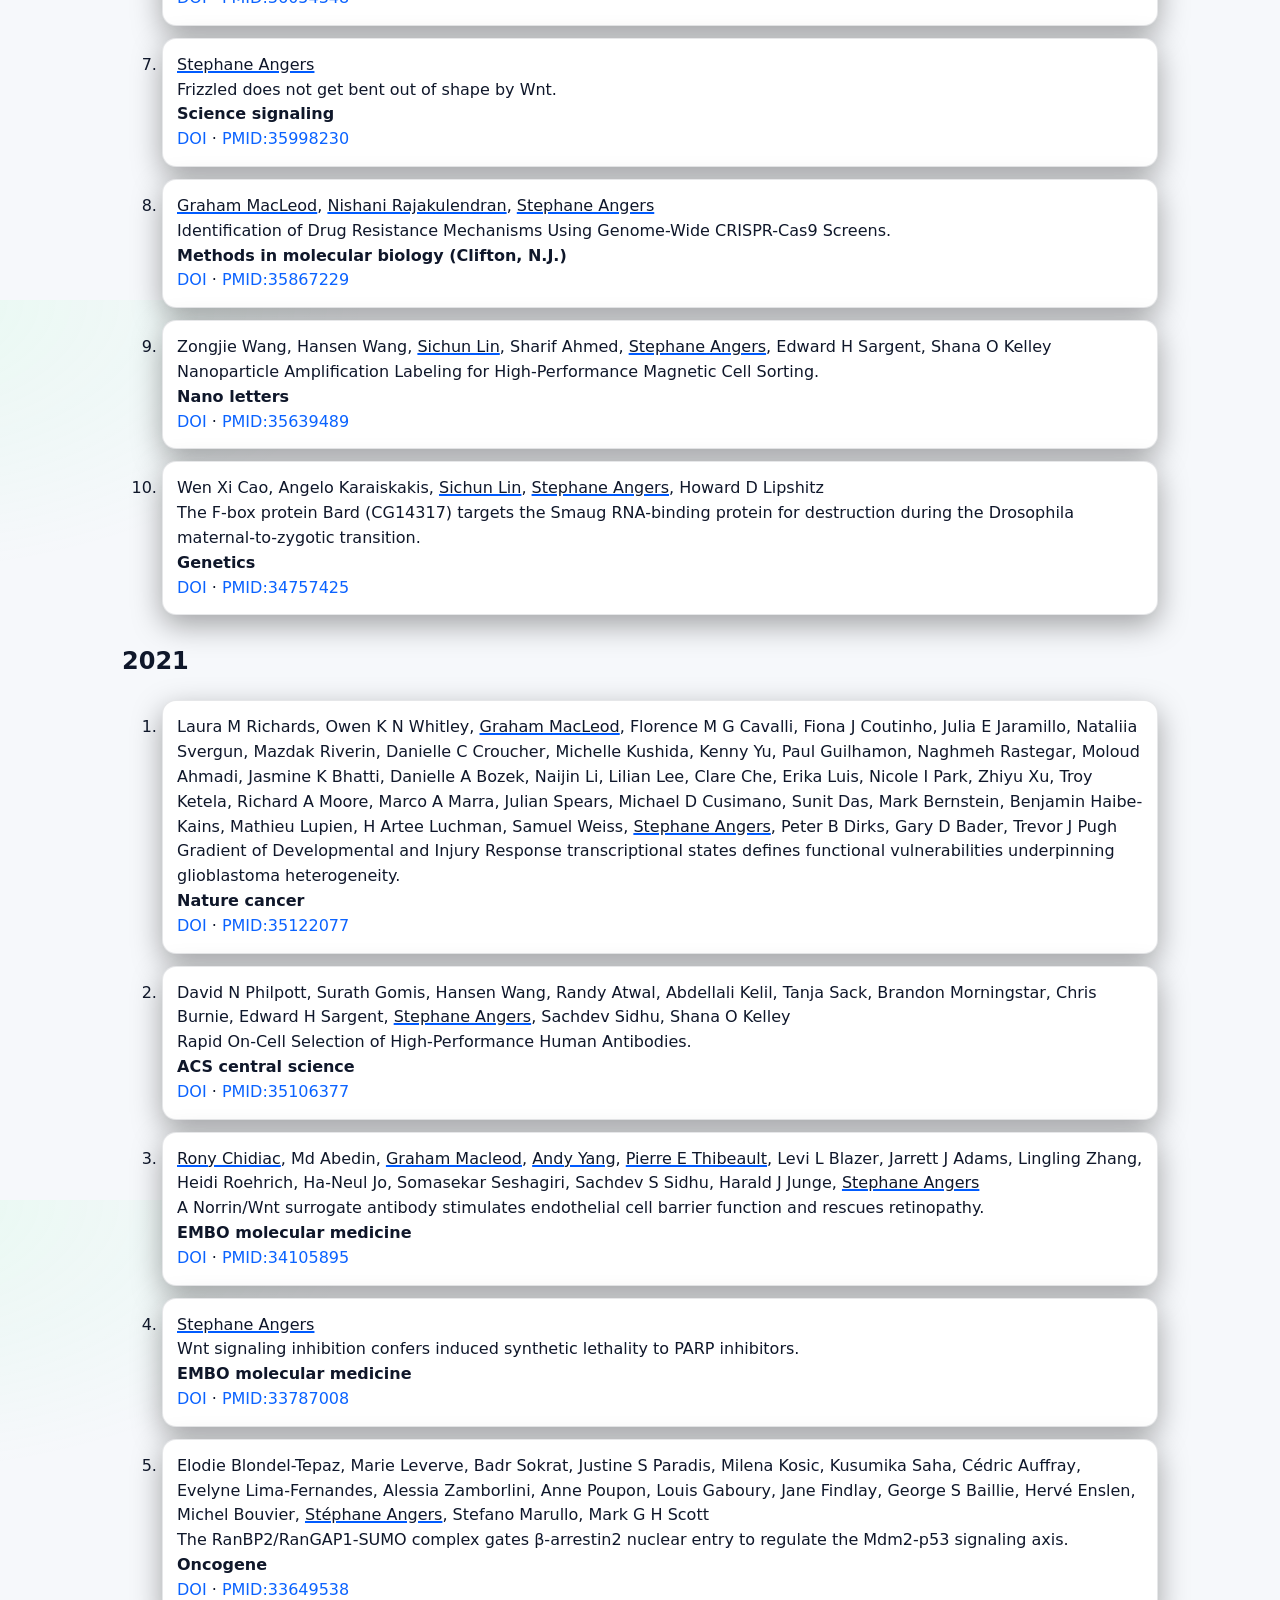
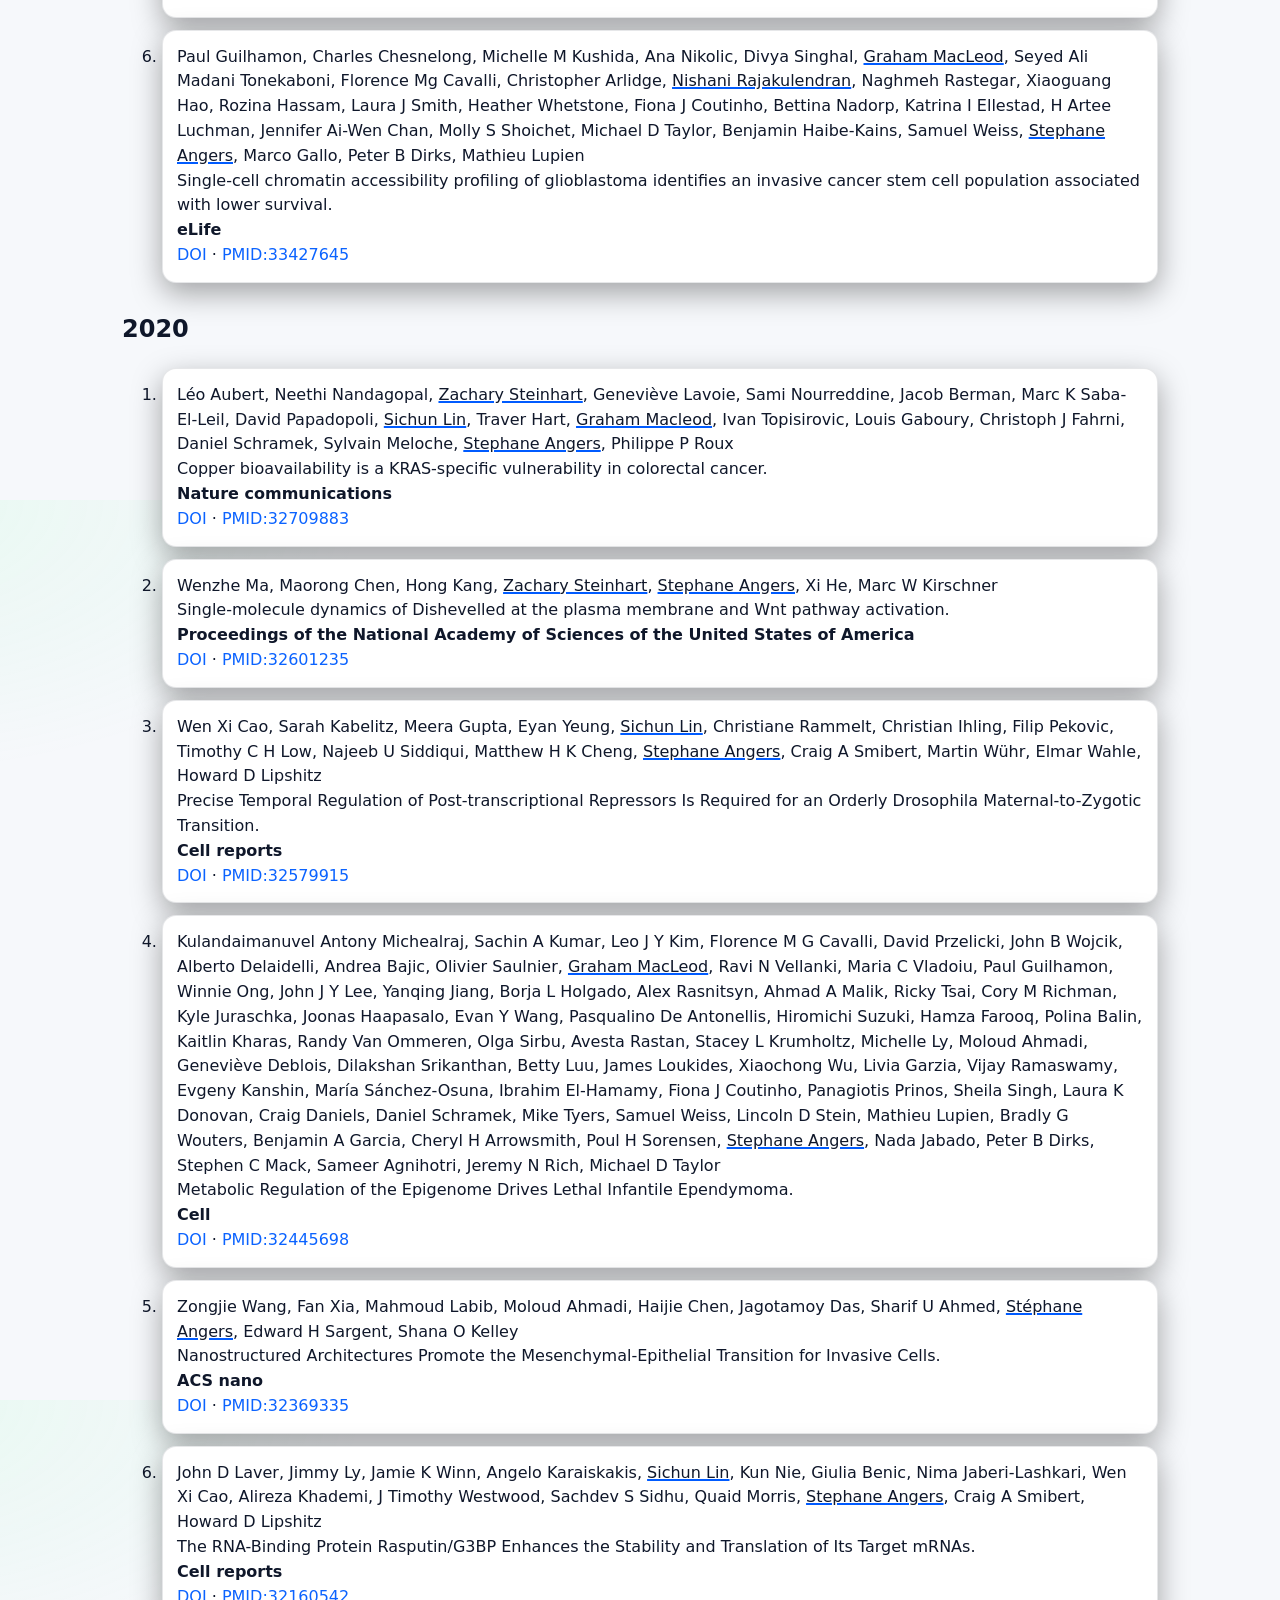
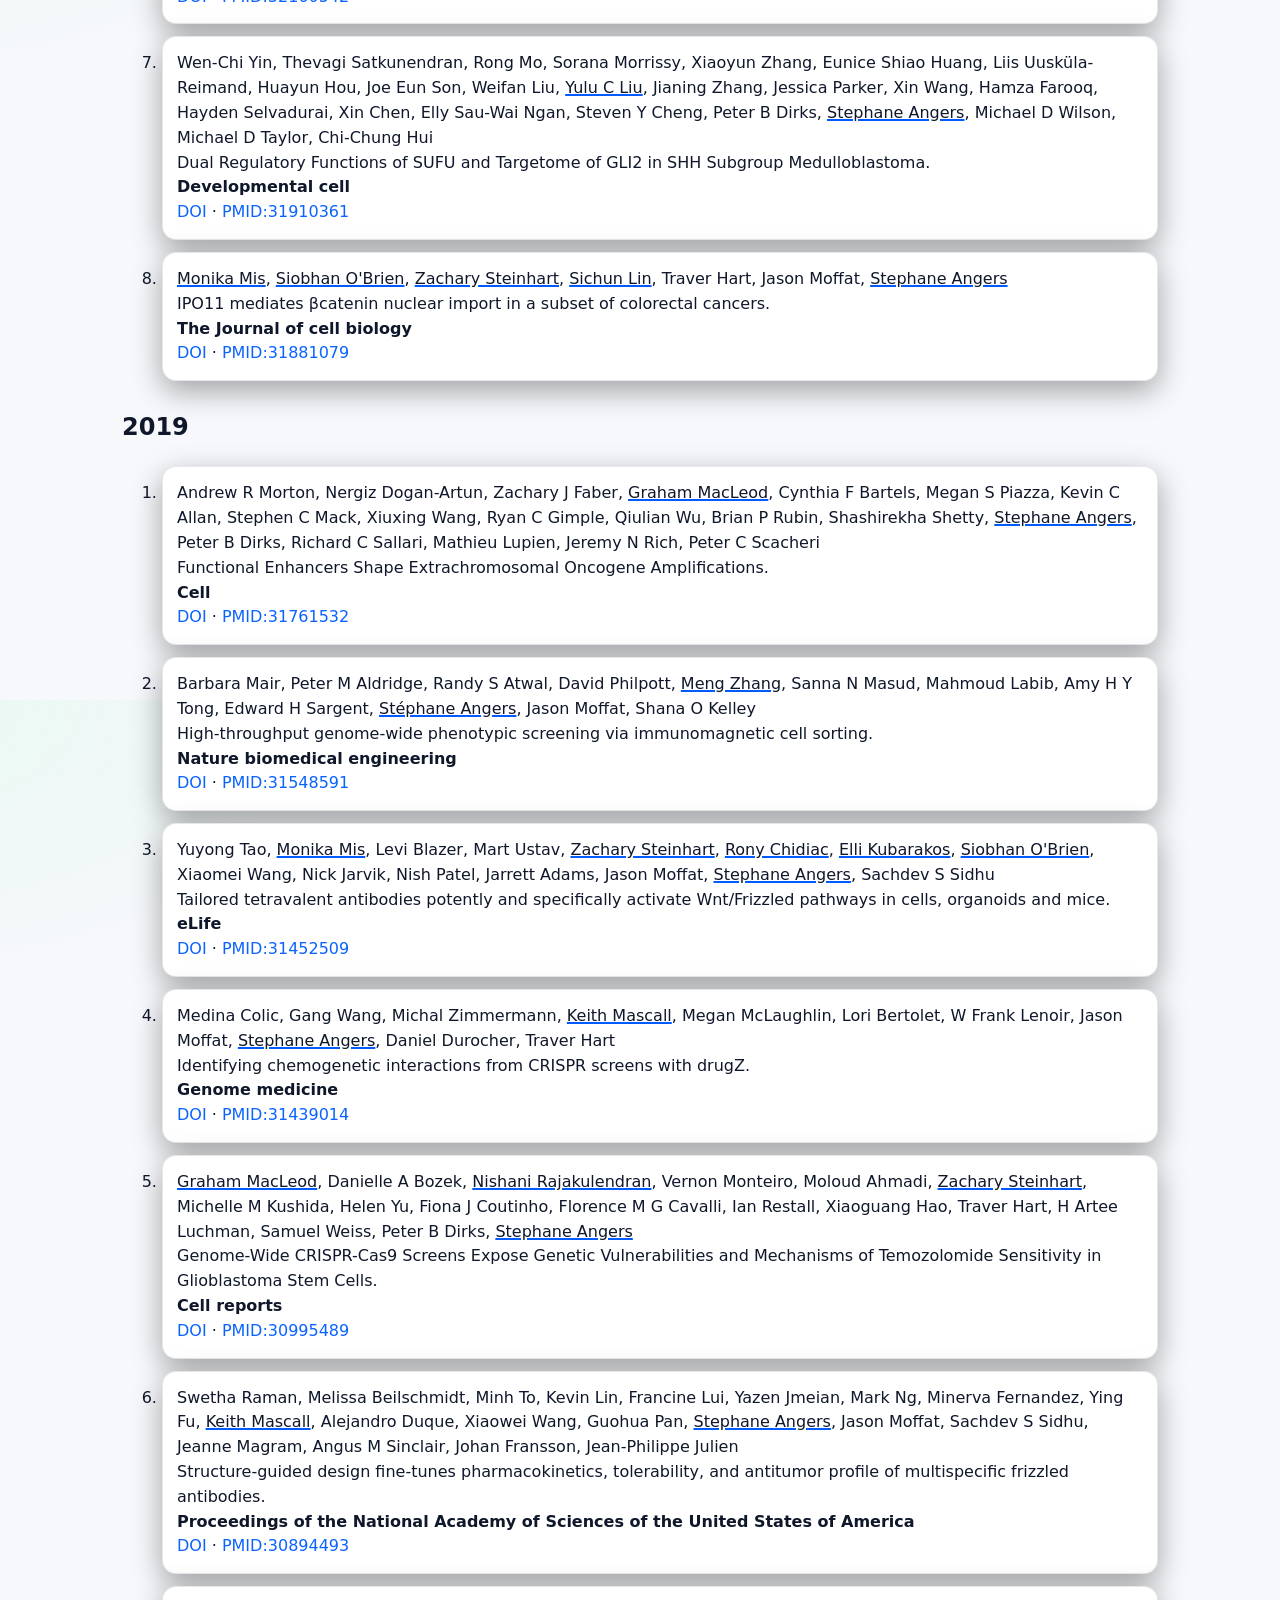
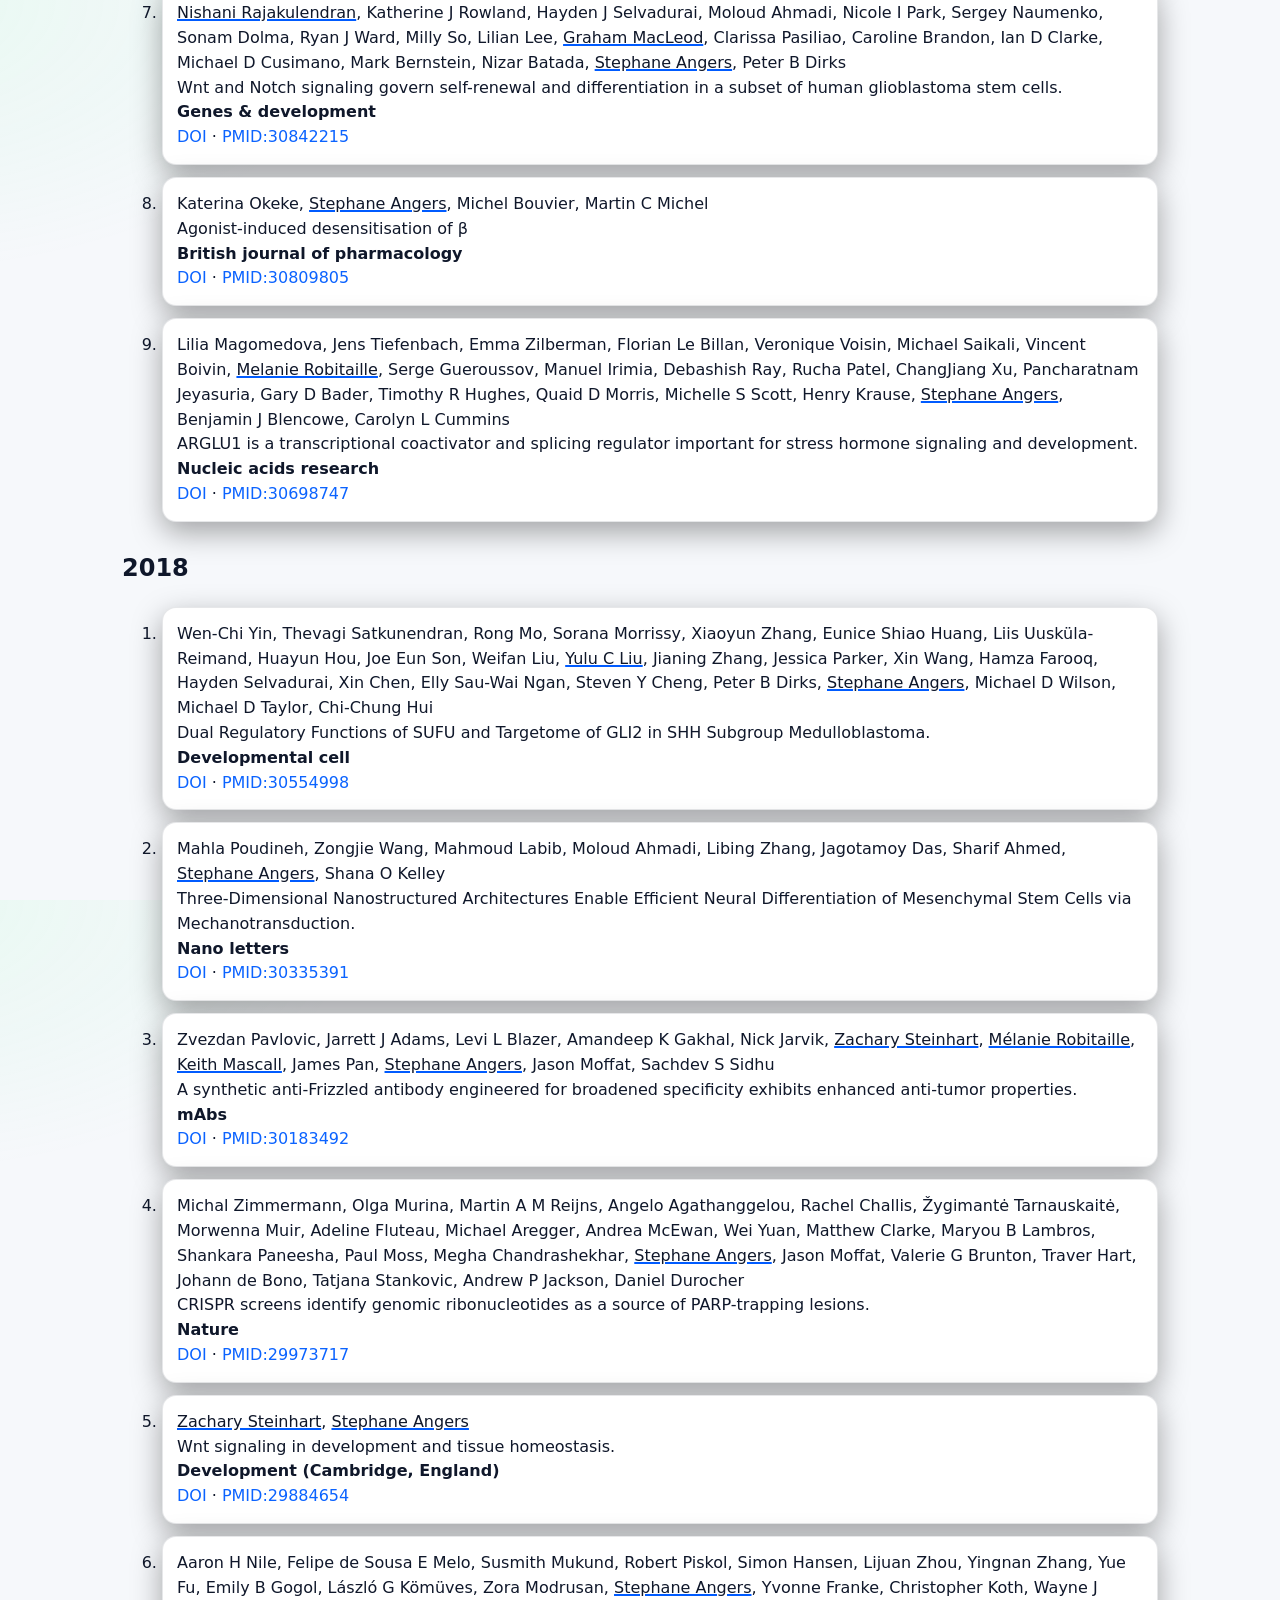
<file: publications.html>
<!DOCTYPE html>
<html lang="en">
<head>
<meta charset="utf-8"/>
<meta name="viewport" content="width=device-width, initial-scale=1"/>
<title>Angers Lab | Publications</title>
<meta name="description" content="Peer-reviewed papers, reviews, and preprints from the Angers Lab."/>
<link rel="icon" href="data:image/svg+xml,&lt;svg xmlns='http://www.w3.org/2000/svg' viewBox='0 0 100 100'&gt;&lt;rect width='100' height='100' fill='%230a0a0a'/&gt;&lt;text x='50' y='58' font-size='60' text-anchor='middle' fill='%23ffffff' font-family='Arial, Helvetica, sans-serif'&gt;A&lt;/text&gt;&lt;/svg&gt;">
<style>
    :root {
      --bg: #0b0c10;
      --panel: #111317;
      --elev: #161a20;
      --text: #e9eef5;
      --muted: #aeb6c2;
      --brand: #59d5ff;
      --brand-2: #7bffb1;
      --link: var(--brand);
      --maxw: 1100px;
      --radius: 18px;
      --shadow: 0 10px 30px rgba(0,0,0,.35);
    }
    @media (prefers-color-scheme: light) {
      :root {
        --bg: #f6f8fb;
        --panel: #ffffff;
        --elev: #f1f4f8;
        --text: #0f172a;
        --muted: #4b5563;
        --brand: #005bff;
        --brand-2: #00ad6b;
        --link: #0b63ff;
      }
    }
    * { box-sizing: border-box; }
    html, body { height: 100%; }
    body {
      margin: 0;
      font-family: ui-sans-serif, system-ui, -apple-system, Segoe UI, Roboto, Helvetica, Arial, "Apple Color Emoji", "Segoe UI Emoji";
      color: var(--text);
      background: radial-gradient(1200px 600px at 80% -50%, rgba(89,213,255,.15), transparent 60%), radial-gradient(900px 500px at -10% 0%, rgba(123,255,177,.12), transparent 55%), var(--bg);
      line-height: 1.55;
    }
    a { color: var(--link); text-decoration: none; }
    a:hover { text-decoration: underline; }
    .wrap { max-width: var(--maxw); margin-inline: auto; padding-inline: clamp(16px, 3vw, 32px); }

/* Header/nav */
header { position: sticky; top: 0; z-index: 50; backdrop-filter: saturate(140%) blur(8px); background: linear-gradient(180deg, color-mix(in oklab, var(--bg) 30%, transparent), color-mix(in oklab, var(--bg) 55%, transparent)), url('assets/images/banner-wnt.svg') center/cover no-repeat; border-bottom: 2px solid color-mix(in oklab, var(--text) 10%, transparent); }
.nav { display: flex; align-items: center; justify-content: space-between; height: 80px; }
.brand { display: flex; align-items: center; gap: 12px; font-weight: 700; letter-spacing: .2px; }
.brand .logo { width: 36px; height: 36px; border-radius: 50%; background: linear-gradient(135deg, var(--brand), var(--brand-2)); display: grid; place-items: center; color: #001319; font-weight: 900; box-shadow: var(--shadow); }
nav ul { list-style: none; margin: 0; padding: 0; display: flex; gap: 22px; align-items: center; }
nav a { color: var(--text); opacity: .95; font-weight: 700; text-shadow: 0 1px 2px rgba(0,0,0,.25); }
.menu-btn { display: none; background: none; border: none; color: var(--text); font-size: 28px; }
@media (max-width: 860px) {
  nav ul { display: none; position: absolute; top: 64px; left: 0; right: 0; background: var(--panel); border-bottom: 2px solid color-mix(in oklab, var(--text) 10%, transparent); padding: 12px 18px; flex-direction: column; gap: 8px; }
  .menu-btn { display: inline-block !important; }
  nav ul.open { display: flex !important; }
}
nav a.active { font-weight: bold; text-decoration: underline; }
body.no-scroll { overflow: hidden; }

.hero { padding: clamp(28px, 6vw, 64px) 0 clamp(24px, 5vw, 48px); }
.hero-grid { display: grid; grid-template-columns: 1.2fr .8fr; gap: clamp(20px, 5vw, 48px); align-items: center; }
@media (max-width: 980px) { .hero-grid { grid-template-columns: 1fr; } }
.eyebrow { display: inline-block; padding: 6px 10px; border-radius: 999px; background: color-mix(in oklab, var(--brand) 20%, transparent); color: color-mix(in oklab, var(--brand) 80%, var(--text)); font-weight: 700; letter-spacing: .2px; }
h1 { font-size: clamp(28px, 4.5vw, 54px); margin: 14px 0 12px; line-height: 1.05; }
.lead { font-size: clamp(16px, 1.5vw, 20px); color: var(--muted); max-width: 60ch; }
.sticky-tools { position: sticky; top: 72px; z-index: 10; background: linear-gradient(180deg, color-mix(in oklab, var(--bg) 85%, transparent), transparent); padding-bottom: 8px; }
.filter-row { display: flex; gap: 12px; flex-wrap: wrap; margin-top: 16px; }
.input { display: inline-flex; align-items: center; gap: 8px; padding: 10px 12px; border-radius: 12px; border: 1px solid color-mix(in oklab, var(--text) 12%, transparent); background: var(--panel); color: var(--text); min-width: 260px; box-shadow: 0 1px 0 rgba(255,255,255,.06) inset; }
.input input { background: transparent; border: none; outline: none; color: inherit; width: 240px; }
.updated-pill { display:inline-flex; align-items:center; gap:8px; padding:6px 10px; border-radius:999px; background: color-mix(in oklab, var(--text) 8%, transparent); color: var(--muted); font-weight:600; border:1px solid color-mix(in oklab, var(--text) 10%, transparent); }
.year-block { margin: 18px 0 28px; }
.year-head { display: flex; align-items: baseline; justify-content: space-between; gap: 12px; margin: 6px 0 12px; }
.year-head h2 { margin: 0; font-size: clamp(22px, 3.2vw, 34px); }
.year-head small { color: var(--muted); }
.pubs { display: grid; gap: 12px; }
.pub { background: var(--panel); border: 1px solid color-mix(in oklab, var(--text) 10%, transparent); border-radius: 14px; padding: 14px; box-shadow: var(--shadow); }
.pub a { word-break: break-word; }
.lab-member { text-decoration: underline; text-decoration-color: var(--brand); text-decoration-thickness: 0.12em; }
.journal { font-weight: 700; }
.no-results { display:none; color: var(--muted); margin-top: 12px; }
footer { border-top: 1px solid color-mix(in oklab, var(--text) 10%, transparent); padding: 18px 0 32px; color: var(--muted); }
.footer-grid { display: grid; grid-template-columns: 2fr 1fr 1fr; gap: 24px; }
.footer-grid a { color: var(--muted); }
@media (max-width: 820px) { .footer-grid { grid-template-columns: 1fr; } }
.sr-only { position: absolute; width: 1px; height: 1px; padding: 0; margin: -1px; overflow: hidden; clip: rect(0,0,0,0); border: 0; }
</style>
<!-- BUILD_UTC: 2025-08-26T23:39:03Z -->
</head>
<body>
<a class="sr-only" href="#main">Skip to content</a>
<header>
  <div class="wrap nav">
    <a aria-label="Angers Lab Home" class="brand" href="index.html">
      <span class="logo">A</span>
      <span>Angers Lab<br/><small>Cellular Signaling &amp; Regeneration</small></span>
    </a>
    <nav>
      <button class="menu-btn" aria-label="Open menu" onclick="toggleMenu()" aria-expanded="false">☰</button>
      <ul id="menu">
        <li><a href="index.html">Home</a></li>
        <li><a href="stephane-angers.html">Stephane Angers</a></li>
        <li><a href="research.html">Research</a></li>
        <li><a href="people.html">People</a></li>
        <li><a href="publications.html" class="active">Publications</a></li>
        <li><a href="news.html">News</a></li>
        <li><a href="#contact">Contact</a></li>
      </ul>
    </nav>
  </div>
</header>

<section class="hero" id="top">
  <div class="wrap hero-grid">
    <div>
      <span class="eyebrow">Publications</span>
      <h1>Peer‑reviewed papers &amp; preprints</h1>
      <p class="lead">Browse our lab's work. Use the search box to filter by author, title, journal, or year.</p>
      <div class="filter-row sticky-tools">
        <label class="input" for="pub-filter">🔎 <input id="pub-filter" type="search" placeholder="Filter publications…"></label>
        <span P25-09-23T19:57:47Z">Updated — Aug 26, 2025 at 23:47 (UTC)</span>
      </div>
      <p id="no-results" class="no-results">No publications match your filter.</p>
    </div>
  </div>
</section>

<main id="main">
  <div class="wrap">
    <!-- The build script will inject the publications list below -->
    <!-- PUBLIST:START -->
<section class="year-block" data-year="2026">
  <h2 class="year">2026</h2>
  <ol class="pubs">
    <li class="pub" data-search="dynamic zonal identity is a functional determinant of liver disease. biorxiv : the preprint server for biology 2026 tyler m yasaka hiroki inada chang kyung kim anya singh-varma shikai hu brandon m lehrich leon min minakshi poddar anisha jain vik meadows ravi p rai ian sipula fiona m bello dillon c gavlock yasuhito tanaka amber m vandevender sucha singh yumeng ren fu-ying qin shikhar uttam aaron bell xiaochao ma reben raeman jia-jun liu silvia liu jacquelyn a brown mark t miedel michael j jurczak yu-chiao chiu stephane angers nicholas k h khoo satdarshan p monga 10.64898/2026.11.10.765616 43059814">      <div class="meta">Tyler M Yasaka, Hiroki Inada, Chang Kyung Kim, Anya Singh-Varma, Shikai Hu, Brandon M Lehrich, Leon Min, Minakshi Poddar, Anisha Jain, Vik Meadows, Ravi P Rai, Ian Sipula, Fiona M Bello, Dillon C Gavlock, Yasuhito Tanaka, Amber M Vandevender, Sucha Singh, Yumeng Ren, Fu-Ying Qin, Shikhar Uttam, Aaron Bell, Xiaochao Ma, Reben Raeman, Jia-Jun Liu, Silvia Liu, Jacquelyn A Brown, Mark T Miedel, Michael J Jurczak, Yu-Chiao Chiu, Stephane Angers, Nicholas K H Khoo, Satdarshan P Monga</div>      <div class="title">Dynamic zonal identity is a functional determinant of liver disease.</div>      <div class="journal">bioRxiv : the preprint server for biology</div>      <div class="links"><a href="https://doi.org/10.64898/2026.11.10.765616" target="_blank" rel="noopener">DOI</a> · <a href="https://pubmed.ncbi.nlm.nih.gov/43059814/" target="_blank" rel="noopener">PMID:43059814</a></div>    </li>
    <li class="pub" data-search="functional loss of invasion quantified in a crispr knockout hydrogel model. acta biomaterialia 2026 arianna skirzynska graham macleod stephane angers molly s shoichet 10.1016/j.actbio.2026.11.023 43051511">      <div class="meta">Arianna Skirzynska, Graham MacLeod, Stephane Angers, Molly S Shoichet</div>      <div class="title">Functional loss of invasion quantified in a CRISPR knockout hydrogel model.</div>      <div class="journal">Acta biomaterialia</div>      <div class="links"><a href="https://doi.org/10.1016/j.actbio.2026.11.023" target="_blank" rel="noopener">DOI</a> · <a href="https://pubmed.ncbi.nlm.nih.gov/43051511/" target="_blank" rel="noopener">PMID:43051511</a></div>    </li>
    <li class="pub" data-search="wnt pathway agonism as a therapeutic strategy for retinal vascular diseases: a narrative review of evidence to date. ophthalmology and therapy 2026 stephane angers charles c wykoff david a antonetti harald j junge eric nudleman aaron nagiel patricio g schlottmann donald j d&#x27;amico jonathan prenner david r guyer charles g miller keith baker paul stephens erin henry hans rekers anthony p adamis yin shan eric ng 10.1007/s40123-026-01476-0 42593649">      <div class="meta">Stephane Angers, Charles C Wykoff, David A Antonetti, Harald J Junge, Eric Nudleman, Aaron Nagiel, Patricio G Schlottmann, Donald J D&#x27;Amico, Jonathan Prenner, David R Guyer, Charles G Miller, Keith Baker, Paul Stephens, Erin Henry, Hans Rekers, Anthony P Adamis, Yin Shan Eric Ng</div>      <div class="title">Wnt Pathway Agonism as a Therapeutic Strategy for Retinal Vascular Diseases: A Narrative Review of Evidence to Date.</div>      <div class="journal">Ophthalmology and therapy</div>      <div class="links"><a href="https://doi.org/10.1007/s40123-026-01476-0" target="_blank" rel="noopener">DOI</a> · <a href="https://pubmed.ncbi.nlm.nih.gov/42593649/" target="_blank" rel="noopener">PMID:42593649</a></div>    </li>
    <li class="pub" data-search="glioblastoma stem cell growth requires dot1l-med23 control of enhancer accessibility. cell reports 2026 samir assaf danielle a bozek kyle heemskerk amy banks graham macleod ravinder k bahia emilie cutts michael j johnston orsolya cseh stephane angers ana nikolic marco gallo h artee luchman samuel weiss 10.1016/j.celrep.2026.117647 42397736">      <div class="meta">Samir Assaf, Danielle A Bozek, Kyle Heemskerk, Amy Banks, Graham MacLeod, Ravinder K Bahia, Emilie Cutts, Michael J Johnston, Orsolya Cseh, Stephane Angers, Ana Nikolic, Marco Gallo, H Artee Luchman, Samuel Weiss</div>      <div class="title">Glioblastoma stem cell growth requires DOT1L-MED23 control of enhancer accessibility.</div>      <div class="journal">Cell reports</div>      <div class="links"><a href="https://doi.org/10.1016/j.celrep.2026.117647" target="_blank" rel="noopener">DOI</a> · <a href="https://pubmed.ncbi.nlm.nih.gov/42397736/" target="_blank" rel="noopener">PMID:42397736</a></div>    </li>
    <li class="pub" data-search="clarifying frizzled 2 function in development through genetically validated mouse models. disease models &amp;amp; mechanisms 2026 megan n michalski cassandra r diegel zhendong a zhong maddison e marshall gabrielle e foxa wiartalla payton d stevens kelly suino-powell levi l blazer jarrett j adams karsten melcher sachdev s sidhu stephane angers bart o williams 10.1242/dmm.052410 42290195">      <div class="meta">Megan N Michalski, Cassandra R Diegel, Zhendong A Zhong, Maddison E Marshall, Gabrielle E Foxa Wiartalla, Payton D Stevens, Kelly Suino-Powell, Levi L Blazer, Jarrett J Adams, Karsten Melcher, Sachdev S Sidhu, Stephane Angers, Bart O Williams</div>      <div class="title">Clarifying Frizzled 2 function in development through genetically validated mouse models.</div>      <div class="journal">Disease models &amp; mechanisms</div>      <div class="links"><a href="https://doi.org/10.1242/dmm.052410" target="_blank" rel="noopener">DOI</a> · <a href="https://pubmed.ncbi.nlm.nih.gov/42290195/" target="_blank" rel="noopener">PMID:42290195</a></div>    </li>
    <li class="pub" data-search="wnt-dependent frizzled clustering is required for dishevelled phosphorylation but insufficient for β-catenin stabilization. science signaling 2026 sarah moldaver pierre e thibeault mélanie robitaille aaron au sichun lin graham macleod harald j junge melissa v gammons christopher m yip stephane angers 10.1126/scisignal.aec0204 41945658">      <div class="meta">Sarah Moldaver, Pierre E Thibeault, Mélanie Robitaille, Aaron Au, Sichun Lin, Graham MacLeod, Harald J Junge, Melissa V Gammons, Christopher M Yip, Stephane Angers</div>      <div class="title">Wnt-dependent Frizzled clustering is required for Dishevelled phosphorylation but insufficient for β-catenin stabilization.</div>      <div class="journal">Science signaling</div>      <div class="links"><a href="https://doi.org/10.1126/scisignal.aec0204" target="_blank" rel="noopener">DOI</a> · <a href="https://pubmed.ncbi.nlm.nih.gov/41945658/" target="_blank" rel="noopener">PMID:41945658</a></div>    </li>
    <li class="pub" data-search="a fzd4/lrp5 agonist restores pericyte coverage and vascular integrity by increasing pdgfb signaling. biorxiv : the preprint server for biology 2026 jacklyn levey miranda howe kaia douglas emmanuel odame neal rajvansh ha-neul jo lingling zhang christina chung heidi roehrich somasekar seshagiri stephane angers zhe chen harald j junge 10.64898/2026.03.13.711629 41890033">      <div class="meta">Jacklyn Levey, Miranda Howe, Kaia Douglas, Emmanuel Odame, Neal Rajvansh, Ha-Neul Jo, Lingling Zhang, Christina Chung, Heidi Roehrich, Somasekar Seshagiri, Stephane Angers, Zhe Chen, Harald J Junge</div>      <div class="title">A FZD4/LRP5 agonist restores pericyte coverage and vascular integrity by increasing PDGFB signaling.</div>      <div class="journal">bioRxiv : the preprint server for biology</div>      <div class="links"><a href="https://doi.org/10.64898/2026.03.13.711629" target="_blank" rel="noopener">DOI</a> · <a href="https://pubmed.ncbi.nlm.nih.gov/41890033/" target="_blank" rel="noopener">PMID:41890033</a></div>    </li>
    <li class="pub" data-search="epigenetic maintenance of the injury response state in glioblastoma stem cells. neuro-oncology advances 2026 fatemeh molaei graham macleod shahan haider aleczandria tiffany frank m oteng jacob m berman arianna skirzynska molly s shoichet daniel schramek peter b dirks stephane angers 10.1093/noajnl/vdag002 41756760">      <div class="meta">Fatemeh Molaei, Graham MacLeod, Shahan Haider, Aleczandria Tiffany, Frank M Oteng, Jacob M Berman, Arianna Skirzynska, Molly S Shoichet, Daniel Schramek, Peter B Dirks, Stephane Angers</div>      <div class="title">Epigenetic maintenance of the injury response state in glioblastoma stem cells.</div>      <div class="journal">Neuro-oncology advances</div>      <div class="links"><a href="https://doi.org/10.1093/noajnl/vdag002" target="_blank" rel="noopener">DOI</a> · <a href="https://pubmed.ncbi.nlm.nih.gov/41756760/" target="_blank" rel="noopener">PMID:41756760</a></div>    </li>
    <li class="pub" data-search="the orb2 rna-binding protein negatively regulates its target transcripts during the drosophila maternal-to-zygotic transition via its functionally conserved zinc-binding &amp;quot;zz&amp;quot; domain. genetics 2026 timothy c h low hua luo chalini weerasooriya zhuyi wang sichun lin angelo karaiskakis stephane angers craig a smibert howard d lipshitz 10.1093/genetics/iyaf241 41206465">      <div class="meta">Timothy C H Low, Hua Luo, Chalini Weerasooriya, Zhuyi Wang, Sichun Lin, Angelo Karaiskakis, Stephane Angers, Craig A Smibert, Howard D Lipshitz</div>      <div class="title">The ORB2 RNA-binding protein negatively regulates its target transcripts during the Drosophila maternal-to-zygotic transition via its functionally conserved Zinc-binding &quot;ZZ&quot; domain.</div>      <div class="journal">Genetics</div>      <div class="links"><a href="https://doi.org/10.1093/genetics/iyaf241" target="_blank" rel="noopener">DOI</a> · <a href="https://pubmed.ncbi.nlm.nih.gov/41206465/" target="_blank" rel="noopener">PMID:41206465</a></div>    </li>
  </ol>
</section>
<section class="year-block" data-year="2025">
  <h2 class="year">2025</h2>
  <ol class="pubs">
    <li class="pub" data-search="cdk12 inhibition reveals melanoma dependence on the runx1/cbfβ complex for genomic stability. cell reports 2025 jonathan boucher thibault houles elsa berliocchi geneviève lavoie graham macleod marc k saba-el-leil stephane angers sylvain meloche philippe p roux 10.1016/j.celrep.2025.116495 41176765">      <div class="meta">Jonathan Boucher, Thibault Houles, Elsa Berliocchi, Geneviève Lavoie, Graham MacLeod, Marc K Saba-El-Leil, Stephane Angers, Sylvain Meloche, Philippe P Roux</div>      <div class="title">CDK12 inhibition reveals melanoma dependence on the RUNX1/CBFβ complex for genomic stability.</div>      <div class="journal">Cell reports</div>      <div class="links"><a href="https://doi.org/10.1016/j.celrep.2025.116495" target="_blank" rel="noopener">DOI</a> · <a href="https://pubmed.ncbi.nlm.nih.gov/41176765/" target="_blank" rel="noopener">PMID:41176765</a></div>    </li>
    <li class="pub" data-search="c1q limits cystoid edema by maintaining basal β-catenin-dependent signaling and blood-retina barrier function. jci insight 2025 lingling zhang jacklyn levey md abedin ha-neul jo emmanuel odame miranda howe kaia l douglas elise thoreen scott w mcpherson heidi roehrich somasekar seshagiri stephane angers zhe chen harald j junge 10.1172/jci.insight.190227 41086024">      <div class="meta">Lingling Zhang, Jacklyn Levey, Md Abedin, Ha-Neul Jo, Emmanuel Odame, Miranda Howe, Kaia L Douglas, Elise Thoreen, Scott W McPherson, Heidi Roehrich, Somasekar Seshagiri, Stephane Angers, Zhe Chen, Harald J Junge</div>      <div class="title">C1q limits cystoid edema by maintaining basal β-catenin-dependent signaling and blood-retina barrier function.</div>      <div class="journal">JCI insight</div>      <div class="links"><a href="https://doi.org/10.1172/jci.insight.190227" target="_blank" rel="noopener">DOI</a> · <a href="https://pubmed.ncbi.nlm.nih.gov/41086024/" target="_blank" rel="noopener">PMID:41086024</a></div>    </li>
    <li class="pub" data-search="novel regulators of heparan sulfate proteoglycans modulate cellular uptake of α-synuclein fibrils. communications biology 2025 benoît vanderperre amitha muraleedharan marie-france dorion frédérique larroquette esther del cid pellitero nishani rajakulendran carol x-q chen roxanne larivière charlotte michaud-tardif thomas goiran rony chidiac damien lipuma graham macleod rhalena thomas zhangjie wang wolfgang e reintsch wen luo irina shlaifer fuming zhang ke xia zachary steinhart robert j linhardt jean-françois trempe jian liu thomas m durcan stephane angers edward a fon 10.1038/s42003-025-08786-2 41053297">      <div class="meta">Benoît Vanderperre, Amitha Muraleedharan, Marie-France Dorion, Frédérique Larroquette, Esther Del Cid Pellitero, Nishani Rajakulendran, Carol X-Q Chen, Roxanne Larivière, Charlotte Michaud-Tardif, Thomas Goiran, Rony Chidiac, Damien Lipuma, Graham MacLeod, Rhalena Thomas, Zhangjie Wang, Wolfgang E Reintsch, Wen Luo, Irina Shlaifer, Fuming Zhang, Ke Xia, Zachary Steinhart, Robert J Linhardt, Jean-François Trempe, Jian Liu, Thomas M Durcan, Stephane Angers, Edward A Fon</div>      <div class="title">Novel regulators of heparan sulfate proteoglycans modulate cellular uptake of α-synuclein fibrils.</div>      <div class="journal">Communications biology</div>      <div class="links"><a href="https://doi.org/10.1038/s42003-025-08786-2" target="_blank" rel="noopener">DOI</a> · <a href="https://pubmed.ncbi.nlm.nih.gov/41053297/" target="_blank" rel="noopener">PMID:41053297</a></div>    </li>
    <li class="pub" data-search="c1q limits cystoid edema by maintaining basal beta-catenin-dependent signaling and blood-retina barrier function. biorxiv : the preprint server for biology 2025 lingling zhang jacklyn levey md abedin ha-neul jo emmanuel odame kaia douglas elise thoreen scott w mcpherson heidi roehrich somasekar seshagiri stephane angers zhe chen harald j junge 10.1101/2025.07.22.666172 40777295">      <div class="meta">Lingling Zhang, Jacklyn Levey, Md Abedin, Ha-Neul Jo, Emmanuel Odame, Kaia Douglas, Elise Thoreen, Scott W McPherson, Heidi Roehrich, Somasekar Seshagiri, Stephane Angers, Zhe Chen, Harald J Junge</div>      <div class="title">C1q limits cystoid edema by maintaining basal beta-catenin-dependent signaling and blood-retina barrier function.</div>      <div class="journal">bioRxiv : the preprint server for biology</div>      <div class="links"><a href="https://doi.org/10.1101/2025.07.22.666172" target="_blank" rel="noopener">DOI</a> · <a href="https://pubmed.ncbi.nlm.nih.gov/40777295/" target="_blank" rel="noopener">PMID:40777295</a></div>    </li>
    <li class="pub" data-search="the orb2 rna-binding protein negatively regulates its target transcripts during the drosophila maternal-to-zygotic transition via its functionally conserved zinc-binding &amp;#x27;zz&amp;#x27; domain. biorxiv : the preprint server for biology 2025 timothy c h low hua luo chalini weerasooriya zhuyi wang sichun lin angelo karaiskakis stephane angers craig a smibert howard d lipshitz 10.1101/2025.07.10.664187 40672220">      <div class="meta">Timothy C H Low, Hua Luo, Chalini Weerasooriya, Zhuyi Wang, Sichun Lin, Angelo Karaiskakis, Stephane Angers, Craig A Smibert, Howard D Lipshitz</div>      <div class="title">The ORB2 RNA-binding protein negatively regulates its target transcripts during the Drosophila maternal-to-zygotic transition via its functionally conserved Zinc-binding &#x27;ZZ&#x27; domain.</div>      <div class="journal">bioRxiv : the preprint server for biology</div>      <div class="links"><a href="https://doi.org/10.1101/2025.07.10.664187" target="_blank" rel="noopener">DOI</a> · <a href="https://pubmed.ncbi.nlm.nih.gov/40672220/" target="_blank" rel="noopener">PMID:40672220</a></div>    </li>
    <li class="pub" data-search="targeting synthetic lethality between non-homologous end joining and radiation in very-high-risk medulloblastoma. cell reports. medicine 2025 alexandria decarlo graham macleod carolina fernandes da silva li qing shen julija povilaikaite madeline deane lucas aragao mariska sie deborah termini jonathan magee brian gudenas sneha sukumaran frederic charron richard marcellus rima al-awar ahmed aman denis reynaud amarine trolat leanne wybenga-groot uri tabori carolina nör shane m harding michael f moran paul a northcott peter dirks stephane angers vijay ramaswamy 10.1016/j.xcrm.2025.102202 40562042">      <div class="meta">Alexandria DeCarlo, Graham MacLeod, Carolina Fernandes da Silva, Li Qing Shen, Julija Povilaikaite, Madeline Deane, Lucas Aragao, Mariska Sie, Deborah Termini, Jonathan Magee, Brian Gudenas, Sneha Sukumaran, Frederic Charron, Richard Marcellus, Rima Al-Awar, Ahmed Aman, Denis Reynaud, Amarine Trolat, Leanne Wybenga-Groot, Uri Tabori, Carolina Nör, Shane M Harding, Michael F Moran, Paul A Northcott, Peter Dirks, Stephane Angers, Vijay Ramaswamy</div>      <div class="title">Targeting synthetic lethality between non-homologous end joining and radiation in very-high-risk medulloblastoma.</div>      <div class="journal">Cell reports. Medicine</div>      <div class="links"><a href="https://doi.org/10.1016/j.xcrm.2025.102202" target="_blank" rel="noopener">DOI</a> · <a href="https://pubmed.ncbi.nlm.nih.gov/40562042/" target="_blank" rel="noopener">PMID:40562042</a></div>    </li>
    <li class="pub" data-search="targeting the dependence on pik3c3-mtorc1 signaling in dormancy-prone breast cancer cells blunts metastasis initiation. cancer research 2025 islam e elkholi amélie robert camille malouf joshua l wu hellen kuasne stanislav drapela graham macleod steven hébert alain pacis virginie calderon claudia l kleinman ana p gomes james v alvarez julio a aguirre-ghiso morag park stéphane angers jean-françois côté 10.1158/0008-5472.can-23-2654 40372253">      <div class="meta">Islam E Elkholi, Amélie Robert, Camille Malouf, Joshua L Wu, Hellen Kuasne, Stanislav Drapela, Graham Macleod, Steven Hébert, Alain Pacis, Virginie Calderon, Claudia L Kleinman, Ana P Gomes, James V Alvarez, Julio A Aguirre-Ghiso, Morag Park, Stéphane Angers, Jean-François Côté</div>      <div class="title">Targeting the Dependence on PIK3C3-mTORC1 Signaling in Dormancy-Prone Breast Cancer Cells Blunts Metastasis Initiation.</div>      <div class="journal">Cancer research</div>      <div class="links"><a href="https://doi.org/10.1158/0008-5472.CAN-23-2654" target="_blank" rel="noopener">DOI</a> · <a href="https://pubmed.ncbi.nlm.nih.gov/40372253/" target="_blank" rel="noopener">PMID:40372253</a></div>    </li>
    <li class="pub" data-search="prmt5 promotes full-length htt expression by repressing multiple proximal intronic polyadenylation sites. nucleic acids research 2025 manisha yadav mona a alqazzaz felipe e ciamponi jolene c ho maxim i maron aiden m sababi graham macleod moloud ahmadi garrett bullivant vincent tano sarah r langley maría sánchez-osuna patty sachamitr michelle kushida costanza ferrari bardile mahmoud a pouladi rebecca kurtz laura richards trevor pugh mike tyers stephane angers peter b dirks gary d bader ray truant katlin b massirer dalia barsyte-lovejoy david shechter rachel j harding cheryl h arrowsmith panagiotis prinos 10.1093/nar/gkaf347 40304179">      <div class="meta">Manisha Yadav, Mona A AlQazzaz, Felipe E Ciamponi, Jolene C Ho, Maxim I Maron, Aiden M Sababi, Graham MacLeod, Moloud Ahmadi, Garrett Bullivant, Vincent Tano, Sarah R Langley, María Sánchez-Osuna, Patty Sachamitr, Michelle Kushida, Costanza Ferrari Bardile, Mahmoud A Pouladi, Rebecca Kurtz, Laura Richards, Trevor Pugh, Mike Tyers, Stephane Angers, Peter B Dirks, Gary D Bader, Ray Truant, Katlin B Massirer, Dalia Barsyte-Lovejoy, David Shechter, Rachel J Harding, Cheryl H Arrowsmith, Panagiotis Prinos</div>      <div class="title">PRMT5 promotes full-length HTT expression by repressing multiple proximal intronic polyadenylation sites.</div>      <div class="journal">Nucleic acids research</div>      <div class="links"><a href="https://doi.org/10.1093/nar/gkaf347" target="_blank" rel="noopener">DOI</a> · <a href="https://pubmed.ncbi.nlm.nih.gov/40304179/" target="_blank" rel="noopener">PMID:40304179</a></div>    </li>
    <li class="pub" data-search="mechanistic insights into wnt-β-catenin pathway activation and signal transduction. nature reviews. molecular cell biology 2025 madelon m maurice stephane angers 10.1038/s41580-024-00823-y 39856369">      <div class="meta">Madelon M Maurice, Stephane Angers</div>      <div class="title">Mechanistic insights into Wnt-β-catenin pathway activation and signal transduction.</div>      <div class="journal">Nature reviews. Molecular cell biology</div>      <div class="links"><a href="https://doi.org/10.1038/s41580-024-00823-y" target="_blank" rel="noopener">DOI</a> · <a href="https://pubmed.ncbi.nlm.nih.gov/39856369/" target="_blank" rel="noopener">PMID:39856369</a></div>    </li>
    <li class="pub" data-search="selective activation of fzd2 and fzd7 reveals non-redundant function during mesoderm differentiation. stem cell reports 2025 rony chidiac andy yang elli kubarakos nicholas mikolajewicz hong han maira p almeida pierre e thibeault sichun lin graham macleod jean-philippe gratton jason moffat stephane angers 10.1016/j.stemcr.2024.102391 39824186">      <div class="meta">Rony Chidiac, Andy Yang, Elli Kubarakos, Nicholas Mikolajewicz, Hong Han, Maira P Almeida, Pierre E Thibeault, Sichun Lin, Graham MacLeod, Jean-Philippe Gratton, Jason Moffat, Stephane Angers</div>      <div class="title">Selective activation of FZD2 and FZD7 reveals non-redundant function during mesoderm differentiation.</div>      <div class="journal">Stem cell reports</div>      <div class="links"><a href="https://doi.org/10.1016/j.stemcr.2024.102391" target="_blank" rel="noopener">DOI</a> · <a href="https://pubmed.ncbi.nlm.nih.gov/39824186/" target="_blank" rel="noopener">PMID:39824186</a></div>    </li>
    <li class="pub" data-search="author correction: systematic protein-protein interaction mapping for clinically relevant human gpcrs. molecular systems biology 2025 kate sokolina saranya kittanakom jamie snider max kotlyar pascal maurice jorge gandía abla benleulmi-chaachoua kenjiro tadagaki atsuro oishi victoria wong ramy h malty viktor deineko hiroyuki aoki shahreen amin zhong yao xavier morató david otasek hiroyuki kobayashi javier menendez daniel auerbach stephane angers natasa pržulj michel bouvier mohan babu francisco ciruela ralf jockers igor jurisica igor stagljar 10.1038/s44320-024-00080-3 39762653">      <div class="meta">Kate Sokolina, Saranya Kittanakom, Jamie Snider, Max Kotlyar, Pascal Maurice, Jorge Gandía, Abla Benleulmi-Chaachoua, Kenjiro Tadagaki, Atsuro Oishi, Victoria Wong, Ramy H Malty, Viktor Deineko, Hiroyuki Aoki, Shahreen Amin, Zhong Yao, Xavier Morató, David Otasek, Hiroyuki Kobayashi, Javier Menendez, Daniel Auerbach, Stephane Angers, Natasa Pržulj, Michel Bouvier, Mohan Babu, Francisco Ciruela, Ralf Jockers, Igor Jurisica, Igor Stagljar</div>      <div class="title">Author Correction: Systematic protein-protein interaction mapping for clinically relevant human GPCRs.</div>      <div class="journal">Molecular systems biology</div>      <div class="links"><a href="https://doi.org/10.1038/s44320-024-00080-3" target="_blank" rel="noopener">DOI</a> · <a href="https://pubmed.ncbi.nlm.nih.gov/39762653/" target="_blank" rel="noopener">PMID:39762653</a></div>    </li>
  </ol>
</section>
<section class="year-block" data-year="2024">
  <h2 class="year">2024</h2>
  <ol class="pubs">
    <li class="pub" data-search="mrna decay pre-complex assembly drives timely cell-state transitions during differentiation. cell reports 2024 hideyuki komori geeta rastogi john paul bugay hua luo sichun lin stephane angers craig a smibert howard d lipshitz cheng-yu lee 10.1016/j.celrep.2024.115138 39739530">      <div class="meta">Hideyuki Komori, Geeta Rastogi, John Paul Bugay, Hua Luo, Sichun Lin, Stephane Angers, Craig A Smibert, Howard D Lipshitz, Cheng-Yu Lee</div>      <div class="title">mRNA decay pre-complex assembly drives timely cell-state transitions during differentiation.</div>      <div class="journal">Cell reports</div>      <div class="links"><a href="https://doi.org/10.1016/j.celrep.2024.115138" target="_blank" rel="noopener">DOI</a> · <a href="https://pubmed.ncbi.nlm.nih.gov/39739530/" target="_blank" rel="noopener">PMID:39739530</a></div>    </li>
    <li class="pub" data-search="the wave regulatory complex interacts with boc and is required for shh-mediated axon guidance. iscience 2024 nursen balekoglu jean-francois michaud rachelle sauvé kehinde s ayinde sichun lin yijun liu daniel a kramer kaiyue zhang anika steffen theresia stradal stephane angers baoyu chen patricia t yam frédéric charron 10.1016/j.isci.2024.111333 39640588">      <div class="meta">Nursen Balekoglu, Jean-Francois Michaud, Rachelle Sauvé, Kehinde S Ayinde, Sichun Lin, Yijun Liu, Daniel A Kramer, Kaiyue Zhang, Anika Steffen, Theresia Stradal, Stephane Angers, Baoyu Chen, Patricia T Yam, Frédéric Charron</div>      <div class="title">The WAVE regulatory complex interacts with Boc and is required for Shh-mediated axon guidance.</div>      <div class="journal">iScience</div>      <div class="links"><a href="https://doi.org/10.1016/j.isci.2024.111333" target="_blank" rel="noopener">DOI</a> · <a href="https://pubmed.ncbi.nlm.nih.gov/39640588/" target="_blank" rel="noopener">PMID:39640588</a></div>    </li>
    <li class="pub" data-search="identification of vista regulators in macrophages mediating cancer cell survival. science advances 2024 abdalla m abdrabou sharif u ahmed mengqi jonathan fan bill t v duong kangfu chen pei-ying lo julia m mayes fatemeh esmaeili amin ghavaminejad hossein zargartalebi randy singh atwal sichun lin stephane angers shana o kelley 10.1126/sciadv.adq8122 39602545">      <div class="meta">Abdalla M Abdrabou, Sharif U Ahmed, Mengqi Jonathan Fan, Bill T V Duong, Kangfu Chen, Pei-Ying Lo, Julia M Mayes, Fatemeh Esmaeili, Amin GhavamiNejad, Hossein Zargartalebi, Randy Singh Atwal, Sichun Lin, Stephane Angers, Shana O Kelley</div>      <div class="title">Identification of VISTA regulators in macrophages mediating cancer cell survival.</div>      <div class="journal">Science advances</div>      <div class="links"><a href="https://doi.org/10.1126/sciadv.adq8122" target="_blank" rel="noopener">DOI</a> · <a href="https://pubmed.ncbi.nlm.nih.gov/39602545/" target="_blank" rel="noopener">PMID:39602545</a></div>    </li>
    <li class="pub" data-search="tmco1 is upregulated in breast cancer and regulates the response to pro-apoptotic agents in breast cancer cells. cell death discovery 2024 alice h l bong mélanie robitaille sichun lin amy mccart-reed michael milevskiy stéphane angers sarah j roberts-thomson gregory r monteith 10.1038/s41420-024-02183-0 39353922">      <div class="meta">Alice H L Bong, Mélanie Robitaille, Sichun Lin, Amy McCart-Reed, Michael Milevskiy, Stéphane Angers, Sarah J Roberts-Thomson, Gregory R Monteith</div>      <div class="title">TMCO1 is upregulated in breast cancer and regulates the response to pro-apoptotic agents in breast cancer cells.</div>      <div class="journal">Cell death discovery</div>      <div class="links"><a href="https://doi.org/10.1038/s41420-024-02183-0" target="_blank" rel="noopener">DOI</a> · <a href="https://pubmed.ncbi.nlm.nih.gov/39353922/" target="_blank" rel="noopener">PMID:39353922</a></div>    </li>
    <li class="pub" data-search="targeting the dependence on pik3c3-mtorc1 signaling in dormancy-prone breast cancer cells blunts metastasis initiation. biorxiv : the preprint server for biology 2024 islam e elkholi amélie robert camille malouf hellen kuasne stanislav drapela graham macleod steven hébert alain pacis virginie calderon claudia l kleinman ana p gomes julio a aguirre-ghiso morag park stéphane angers jean-françois côté 10.1101/2023.08.02.551681 39211165">      <div class="meta">Islam E Elkholi, Amélie Robert, Camille Malouf, Hellen Kuasne, Stanislav Drapela, Graham Macleod, Steven Hébert, Alain Pacis, Virginie Calderon, Claudia L Kleinman, Ana P Gomes, Julio A Aguirre-Ghiso, Morag Park, Stéphane Angers, Jean-François Côté</div>      <div class="title">Targeting the dependence on PIK3C3-mTORC1 signaling in dormancy-prone breast cancer cells blunts metastasis initiation.</div>      <div class="journal">bioRxiv : the preprint server for biology</div>      <div class="links"><a href="https://doi.org/10.1101/2023.08.02.551681" target="_blank" rel="noopener">DOI</a> · <a href="https://pubmed.ncbi.nlm.nih.gov/39211165/" target="_blank" rel="noopener">PMID:39211165</a></div>    </li>
    <li class="pub" data-search="fitness screens map state-specific glioblastoma stem cell vulnerabilities. cancer research 2024 graham macleod fatemeh molaei shahan haider maira p almeida sichun lin michelle kushida haresh sureshkumar jasmine k bhatti jack q lu daniel schramek peter b dirks stephane angers 10.1158/0008-5472.can-23-4024 39186687">      <div class="meta">Graham MacLeod, Fatemeh Molaei, Shahan Haider, Maira P Almeida, Sichun Lin, Michelle Kushida, Haresh Sureshkumar, Jasmine K Bhatti, Jack Q Lu, Daniel Schramek, Peter B Dirks, Stephane Angers</div>      <div class="title">Fitness Screens Map State-Specific Glioblastoma Stem Cell Vulnerabilities.</div>      <div class="journal">Cancer research</div>      <div class="links"><a href="https://doi.org/10.1158/0008-5472.CAN-23-4024" target="_blank" rel="noopener">DOI</a> · <a href="https://pubmed.ncbi.nlm.nih.gov/39186687/" target="_blank" rel="noopener">PMID:39186687</a></div>    </li>
    <li class="pub" data-search="get your receptors in a knot with new wnt signaling agonists. cell chemical biology 2024 lucie wolf stephane angers 10.1016/j.chembiol.2024.05.010 38906109">      <div class="meta">Lucie Wolf, Stephane Angers</div>      <div class="title">Get your receptors in a knot with new Wnt signaling agonists.</div>      <div class="journal">Cell chemical biology</div>      <div class="links"><a href="https://doi.org/10.1016/j.chembiol.2024.05.010" target="_blank" rel="noopener">DOI</a> · <a href="https://pubmed.ncbi.nlm.nih.gov/38906109/" target="_blank" rel="noopener">PMID:38906109</a></div>    </li>
    <li class="pub" data-search="zo-1 interacts with yb-1 in endothelial cells to regulate stress granule formation during angiogenesis. nature communications 2024 yassine el bakkouri rony chidiac chantal delisle jeanne corriveau gael cagnone vanda gaonac&#x27;h-lovejoy ashley chin éric lécuyer stephane angers jean-sébastien joyal ivan topisirovic laura hulea alexandre dubrac jean-philippe gratton 10.1038/s41467-024-48852-7 38782923">      <div class="meta">Yassine El Bakkouri, Rony Chidiac, Chantal Delisle, Jeanne Corriveau, Gael Cagnone, Vanda Gaonac&#x27;h-Lovejoy, Ashley Chin, Éric Lécuyer, Stephane Angers, Jean-Sébastien Joyal, Ivan Topisirovic, Laura Hulea, Alexandre Dubrac, Jean-Philippe Gratton</div>      <div class="title">ZO-1 interacts with YB-1 in endothelial cells to regulate stress granule formation during angiogenesis.</div>      <div class="journal">Nature communications</div>      <div class="links"><a href="https://doi.org/10.1038/s41467-024-48852-7" target="_blank" rel="noopener">DOI</a> · <a href="https://pubmed.ncbi.nlm.nih.gov/38782923/" target="_blank" rel="noopener">PMID:38782923</a></div>    </li>
    <li class="pub" data-search="post-transcriptional regulatory pre-complex assembly drives timely cell-state transitions during differentiation. biorxiv : the preprint server for biology 2024 hideyuki komori geeta rastogi john paul bugay hua luo sichun lin stephane angers craig a smibert howard d lipshitz cheng-yu lee 10.1101/2024.04.29.591706 38746105">      <div class="meta">Hideyuki Komori, Geeta Rastogi, John Paul Bugay, Hua Luo, Sichun Lin, Stephane Angers, Craig A Smibert, Howard D Lipshitz, Cheng-Yu Lee</div>      <div class="title">Post-transcriptional regulatory pre-complex assembly drives timely cell-state transitions during differentiation.</div>      <div class="journal">bioRxiv : the preprint server for biology</div>      <div class="links"><a href="https://doi.org/10.1101/2024.04.29.591706" target="_blank" rel="noopener">DOI</a> · <a href="https://pubmed.ncbi.nlm.nih.gov/38746105/" target="_blank" rel="noopener">PMID:38746105</a></div>    </li>
    <li class="pub" data-search="phenotypic targeting using magnetic nanoparticles for rapid characterization of cellular proliferation regulators. science advances 2024 zongjie wang hansen wang sichun lin stephane angers edward h sargent shana o kelley 10.1126/sciadv.adj1468 38718125">      <div class="meta">Zongjie Wang, Hansen Wang, Sichun Lin, Stephane Angers, Edward H Sargent, Shana O Kelley</div>      <div class="title">Phenotypic targeting using magnetic nanoparticles for rapid characterization of cellular proliferation regulators.</div>      <div class="journal">Science advances</div>      <div class="links"><a href="https://doi.org/10.1126/sciadv.adj1468" target="_blank" rel="noopener">DOI</a> · <a href="https://pubmed.ncbi.nlm.nih.gov/38718125/" target="_blank" rel="noopener">PMID:38718125</a></div>    </li>
    <li class="pub" data-search="exploiting spatiotemporal regulation of fzd5 during neural patterning for efficient ventral midbrain specification. development (cambridge, england) 2024 andy yang rony chidiac emma russo hendrik steenland quinn pauli robert bonin levi l blazer jarrett j adams sachdev s sidhu aleksandrina goeva ali salahpour stephane angers 10.1242/dev.202545 38358799">      <div class="meta">Andy Yang, Rony Chidiac, Emma Russo, Hendrik Steenland, Quinn Pauli, Robert Bonin, Levi L Blazer, Jarrett J Adams, Sachdev S Sidhu, Aleksandrina Goeva, Ali Salahpour, Stephane Angers</div>      <div class="title">Exploiting spatiotemporal regulation of FZD5 during neural patterning for efficient ventral midbrain specification.</div>      <div class="journal">Development (Cambridge, England)</div>      <div class="links"><a href="https://doi.org/10.1242/dev.202545" target="_blank" rel="noopener">DOI</a> · <a href="https://pubmed.ncbi.nlm.nih.gov/38358799/" target="_blank" rel="noopener">PMID:38358799</a></div>    </li>
  </ol>
</section>
<section class="year-block" data-year="2023">
  <h2 class="year">2023</h2>
  <ol class="pubs">
    <li class="pub" data-search="the cdk12 inhibitor sr-4835 functions as a molecular glue that promotes cyclin k degradation in melanoma. cell death discovery 2023 thibault houles jonathan boucher geneviève lavoie graham macleod sichun lin stephane angers philippe p roux 10.1038/s41420-023-01754-x 38104154">      <div class="meta">Thibault Houles, Jonathan Boucher, Geneviève Lavoie, Graham MacLeod, Sichun Lin, Stephane Angers, Philippe P Roux</div>      <div class="title">The CDK12 inhibitor SR-4835 functions as a molecular glue that promotes cyclin K degradation in melanoma.</div>      <div class="journal">Cell death discovery</div>      <div class="links"><a href="https://doi.org/10.1038/s41420-023-01754-x" target="_blank" rel="noopener">DOI</a> · <a href="https://pubmed.ncbi.nlm.nih.gov/38104154/" target="_blank" rel="noopener">PMID:38104154</a></div>    </li>
    <li class="pub" data-search="crispr screening in tandem with targeted mtdna damage reveals wrnip1 essentiality. acs chemical biology 2023 tanja sack piriththiv dhavarasa daniel szames siobhan o&#x27;brien stephane angers shana o kelley 10.1021/acschembio.3c00620 38054633">      <div class="meta">Tanja Sack, Piriththiv Dhavarasa, Daniel Szames, Siobhan O&#x27;Brien, Stephane Angers, Shana O Kelley</div>      <div class="title">CRISPR Screening in Tandem with Targeted mtDNA Damage Reveals WRNIP1 Essentiality.</div>      <div class="journal">ACS chemical biology</div>      <div class="links"><a href="https://doi.org/10.1021/acschembio.3c00620" target="_blank" rel="noopener">DOI</a> · <a href="https://pubmed.ncbi.nlm.nih.gov/38054633/" target="_blank" rel="noopener">PMID:38054633</a></div>    </li>
    <li class="pub" data-search="fbxw7-loss sensitizes cells to atr inhibition through induced mitotic catastrophe. cancer research communications 2023 siobhan o&#x27;brien tajinder ubhi lucie wolf krishna gandhi sichun lin naz chaudary neesha c dhani michael milosevic grant w brown stephane angers 10.1158/2767-9764.crc-23-0306 38032106">      <div class="meta">Siobhan O&#x27;Brien, Tajinder Ubhi, Lucie Wolf, Krishna Gandhi, Sichun Lin, Naz Chaudary, Neesha C Dhani, Michael Milosevic, Grant W Brown, Stephane Angers</div>      <div class="title">FBXW7-loss Sensitizes Cells to ATR Inhibition Through Induced Mitotic Catastrophe.</div>      <div class="journal">Cancer research communications</div>      <div class="links"><a href="https://doi.org/10.1158/2767-9764.CRC-23-0306" target="_blank" rel="noopener">DOI</a> · <a href="https://pubmed.ncbi.nlm.nih.gov/38032106/" target="_blank" rel="noopener">PMID:38032106</a></div>    </li>
    <li class="pub" data-search="identification of druggable regulators of cell secretion via a kinome-wide screen and high-throughput immunomagnetic cell sorting. nature biomedical engineering 2023 mahmoud labib zongjie wang yunhye kim sichun lin abdalla abdrabou hanie yousefi pei-ying lo stéphane angers edward h sargent shana o kelley 10.1038/s41551-023-01135-w 38012306">      <div class="meta">Mahmoud Labib, Zongjie Wang, Yunhye Kim, Sichun Lin, Abdalla Abdrabou, Hanie Yousefi, Pei-Ying Lo, Stéphane Angers, Edward H Sargent, Shana O Kelley</div>      <div class="title">Identification of druggable regulators of cell secretion via a kinome-wide screen and high-throughput immunomagnetic cell sorting.</div>      <div class="journal">Nature biomedical engineering</div>      <div class="links"><a href="https://doi.org/10.1038/s41551-023-01135-w" target="_blank" rel="noopener">DOI</a> · <a href="https://pubmed.ncbi.nlm.nih.gov/38012306/" target="_blank" rel="noopener">PMID:38012306</a></div>    </li>
    <li class="pub" data-search="crispr screening in tandem with targeted mtdna damage reveals wrnip1 essentiality. biorxiv : the preprint server for biology 2023 tanja sack piriththiv dhavarasa daniel szames siobhan o&#x27;brien stephane angers shana o kelley 10.1101/2023.10.03.560559 37873237">      <div class="meta">Tanja Sack, Piriththiv Dhavarasa, Daniel Szames, Siobhan O&#x27;Brien, Stephane Angers, Shana O Kelley</div>      <div class="title">CRISPR Screening in Tandem with Targeted mtDNA Damage Reveals WRNIP1 Essentiality.</div>      <div class="journal">bioRxiv : the preprint server for biology</div>      <div class="links"><a href="https://doi.org/10.1101/2023.10.03.560559" target="_blank" rel="noopener">DOI</a> · <a href="https://pubmed.ncbi.nlm.nih.gov/37873237/" target="_blank" rel="noopener">PMID:37873237</a></div>    </li>
    <li class="pub" data-search="a frizzled4-lrp5 agonist promotes blood-retina barrier function by inducing a norrin-like transcriptional response. iscience 2023 lingling zhang md abedin ha-neul jo jacklyn levey quynh chau dinh zhe chen stephane angers harald j junge 10.1016/j.isci.2023.107415 37559903">      <div class="meta">Lingling Zhang, Md Abedin, Ha-Neul Jo, Jacklyn Levey, Quynh Chau Dinh, Zhe Chen, Stephane Angers, Harald J Junge</div>      <div class="title">A Frizzled4-LRP5 agonist promotes blood-retina barrier function by inducing a Norrin-like transcriptional response.</div>      <div class="journal">iScience</div>      <div class="links"><a href="https://doi.org/10.1016/j.isci.2023.107415" target="_blank" rel="noopener">DOI</a> · <a href="https://pubmed.ncbi.nlm.nih.gov/37559903/" target="_blank" rel="noopener">PMID:37559903</a></div>    </li>
    <li class="pub" data-search="relative biological effectiveness (rbe) of [ nuclear medicine and biology 2023 amanda j boyle zhongli cai siobhan o&#x27;brien jennifer crick stephane angers raymond m reilly 10.1016/j.nucmedbio.2023.108367 37506639">      <div class="meta">Amanda J Boyle, Zhongli Cai, Siobhan O&#x27;Brien, Jennifer Crick, Stephane Angers, Raymond M Reilly</div>      <div class="title">Relative Biological Effectiveness (RBE) of [</div>      <div class="journal">Nuclear medicine and biology</div>      <div class="links"><a href="https://doi.org/10.1016/j.nucmedbio.2023.108367" target="_blank" rel="noopener">DOI</a> · <a href="https://pubmed.ncbi.nlm.nih.gov/37506639/" target="_blank" rel="noopener">PMID:37506639</a></div>    </li>
    <li class="pub" data-search="targeted alveolar regeneration with frizzled-specific agonists. cell 2023 ahmad n nabhan joshua d webster jarret j adams levi blazer christine everrett celine eidenschenk alexander arlantico isabel fleming hans d brightbill paul j wolters zora modrusan somasekar seshagiri stephane angers sachdev s sidhu kim newton joseph r arron vishva m dixit 10.1016/j.cell.2023.05.022 37321220">      <div class="meta">Ahmad N Nabhan, Joshua D Webster, Jarret J Adams, Levi Blazer, Christine Everrett, Celine Eidenschenk, Alexander Arlantico, Isabel Fleming, Hans D Brightbill, Paul J Wolters, Zora Modrusan, Somasekar Seshagiri, Stephane Angers, Sachdev S Sidhu, Kim Newton, Joseph R Arron, Vishva M Dixit</div>      <div class="title">Targeted alveolar regeneration with Frizzled-specific agonists.</div>      <div class="journal">Cell</div>      <div class="links"><a href="https://doi.org/10.1016/j.cell.2023.05.022" target="_blank" rel="noopener">DOI</a> · <a href="https://pubmed.ncbi.nlm.nih.gov/37321220/" target="_blank" rel="noopener">PMID:37321220</a></div>    </li>
    <li class="pub" data-search="pyruvate kinase m (pkm) binds ribosomes in a poly-adp ribosylation dependent manner to induce translational stalling. nucleic acids research 2023 nevraj s kejiou lena ilan stefan aigner enching luo tori tonn hakan ozadam muyoung lee gregory b cole ines rabano nishani rajakulendran brian a yee hamed s najafabadi trevor f moraes stephane angers gene w yeo can cenik alexander f palazzo 10.1093/nar/gkad440 37224531">      <div class="meta">Nevraj S Kejiou, Lena Ilan, Stefan Aigner, Enching Luo, Tori Tonn, Hakan Ozadam, Muyoung Lee, Gregory B Cole, Ines Rabano, Nishani Rajakulendran, Brian A Yee, Hamed S Najafabadi, Trevor F Moraes, Stephane Angers, Gene W Yeo, Can Cenik, Alexander F Palazzo</div>      <div class="title">Pyruvate Kinase M (PKM) binds ribosomes in a poly-ADP ribosylation dependent manner to induce translational stalling.</div>      <div class="journal">Nucleic acids research</div>      <div class="links"><a href="https://doi.org/10.1093/nar/gkad440" target="_blank" rel="noopener">DOI</a> · <a href="https://pubmed.ncbi.nlm.nih.gov/37224531/" target="_blank" rel="noopener">PMID:37224531</a></div>    </li>
    <li class="pub" data-search="modulation of wnt-β-catenin signaling with antibodies: therapeutic opportunities and challenges. trends in pharmacological sciences 2023 siobhan o&#x27;brien rony chidiac stephane angers 10.1016/j.tips.2023.03.008 37085400">      <div class="meta">Siobhan O&#x27;Brien, Rony Chidiac, Stephane Angers</div>      <div class="title">Modulation of Wnt-β-catenin signaling with antibodies: therapeutic opportunities and challenges.</div>      <div class="journal">Trends in pharmacological sciences</div>      <div class="links"><a href="https://doi.org/10.1016/j.tips.2023.03.008" target="_blank" rel="noopener">DOI</a> · <a href="https://pubmed.ncbi.nlm.nih.gov/37085400/" target="_blank" rel="noopener">PMID:37085400</a></div>    </li>
    <li class="pub" data-search="efficient delivery of biological cargos into primary cells by electrodeposited nanoneedles via cell-cycle-dependent endocytosis. nano letters 2023 zongjie wang hansen wang sichun lin mahmoud labib sharif ahmed jagotamoy das stephane angers edward h sargent shana o kelley 10.1021/acs.nanolett.2c05083 37040490">      <div class="meta">Zongjie Wang, Hansen Wang, Sichun Lin, Mahmoud Labib, Sharif Ahmed, Jagotamoy Das, Stephane Angers, Edward H Sargent, Shana O Kelley</div>      <div class="title">Efficient Delivery of Biological Cargos into Primary Cells by Electrodeposited Nanoneedles via Cell-Cycle-Dependent Endocytosis.</div>      <div class="journal">Nano letters</div>      <div class="links"><a href="https://doi.org/10.1021/acs.nanolett.2c05083" target="_blank" rel="noopener">DOI</a> · <a href="https://pubmed.ncbi.nlm.nih.gov/37040490/" target="_blank" rel="noopener">PMID:37040490</a></div>    </li>
    <li class="pub" data-search="mechanical nanosurgery of chemoresistant glioblastoma using magnetically controlled carbon nanotubes. science advances 2023 xian wang zheyuan gong tiancong wang junhui law xin chen siyi wanggou jintian wang binbin ying michelle francisco weifan dong yi xiong jerry j fan graham macleod stephane angers xuejun li peter b dirks xinyu liu xi huang yu sun 10.1126/sciadv.ade5321 36989359">      <div class="meta">Xian Wang, Zheyuan Gong, Tiancong Wang, Junhui Law, Xin Chen, Siyi Wanggou, Jintian Wang, Binbin Ying, Michelle Francisco, Weifan Dong, Yi Xiong, Jerry J Fan, Graham MacLeod, Stephane Angers, Xuejun Li, Peter B Dirks, Xinyu Liu, Xi Huang, Yu Sun</div>      <div class="title">Mechanical nanosurgery of chemoresistant glioblastoma using magnetically controlled carbon nanotubes.</div>      <div class="journal">Science advances</div>      <div class="links"><a href="https://doi.org/10.1126/sciadv.ade5321" target="_blank" rel="noopener">DOI</a> · <a href="https://pubmed.ncbi.nlm.nih.gov/36989359/" target="_blank" rel="noopener">PMID:36989359</a></div>    </li>
    <li class="pub" data-search="wnt signaling in stem cells during development and cell lineage specification. current topics in developmental biology 2023 rony chidiac stephane angers 10.1016/bs.ctdb.2023.01.005 36967192">      <div class="meta">Rony Chidiac, Stephane Angers</div>      <div class="title">Wnt signaling in stem cells during development and cell lineage specification.</div>      <div class="journal">Current topics in developmental biology</div>      <div class="links"><a href="https://doi.org/10.1016/bs.ctdb.2023.01.005" target="_blank" rel="noopener">DOI</a> · <a href="https://pubmed.ncbi.nlm.nih.gov/36967192/" target="_blank" rel="noopener">PMID:36967192</a></div>    </li>
  </ol>
</section>
<section class="year-block" data-year="2022">
  <h2 class="year">2022</h2>
  <ol class="pubs">
    <li class="pub" data-search="nuprism: microfluidic genome-wide phenotypic screening platform for cellular nuclei. acs central science 2022 abdalla m abdrabou bill t v duong kangfu chen randy singh atwal mahmoud labib sichun lin stephane angers shana o kelley 10.1021/acscentsci.2c00836 36589880">      <div class="meta">Abdalla M Abdrabou, Bill T V Duong, Kangfu Chen, Randy Singh Atwal, Mahmoud Labib, Sichun Lin, Stephane Angers, Shana O Kelley</div>      <div class="title">nuPRISM: Microfluidic Genome-Wide Phenotypic Screening Platform for Cellular Nuclei.</div>      <div class="journal">ACS central science</div>      <div class="links"><a href="https://doi.org/10.1021/acscentsci.2c00836" target="_blank" rel="noopener">DOI</a> · <a href="https://pubmed.ncbi.nlm.nih.gov/36589880/" target="_blank" rel="noopener">PMID:36589880</a></div>    </li>
    <li class="pub" data-search="crystal structure of the cdk11 kinase domain bound to the small-molecule inhibitor ots964. structure (london, england : 1993) 2022 susan kelso siobhan o&#x27;brien igor kurinov stephane angers frank sicheri 10.1016/j.str.2022.10.003 36327972">      <div class="meta">Susan Kelso, Siobhan O&#x27;Brien, Igor Kurinov, Stephane Angers, Frank Sicheri</div>      <div class="title">Crystal structure of the CDK11 kinase domain bound to the small-molecule inhibitor OTS964.</div>      <div class="journal">Structure (London, England : 1993)</div>      <div class="links"><a href="https://doi.org/10.1016/j.str.2022.10.003" target="_blank" rel="noopener">DOI</a> · <a href="https://pubmed.ncbi.nlm.nih.gov/36327972/" target="_blank" rel="noopener">PMID:36327972</a></div>    </li>
    <li class="pub" data-search="cdk12 is hyperactivated and a synthetic-lethal target in braf-mutated melanoma. nature communications 2022 thibault houles geneviève lavoie sami nourreddine winnie cheung éric vaillancourt-jean célia m guérin mathieu bouttier benoit grondin sichun lin marc k saba-el-leil stephane angers sylvain meloche philippe p roux 10.1038/s41467-022-34179-8 36309522">      <div class="meta">Thibault Houles, Geneviève Lavoie, Sami Nourreddine, Winnie Cheung, Éric Vaillancourt-Jean, Célia M Guérin, Mathieu Bouttier, Benoit Grondin, Sichun Lin, Marc K Saba-El-Leil, Stephane Angers, Sylvain Meloche, Philippe P Roux</div>      <div class="title">CDK12 is hyperactivated and a synthetic-lethal target in BRAF-mutated melanoma.</div>      <div class="journal">Nature communications</div>      <div class="links"><a href="https://doi.org/10.1038/s41467-022-34179-8" target="_blank" rel="noopener">DOI</a> · <a href="https://pubmed.ncbi.nlm.nih.gov/36309522/" target="_blank" rel="noopener">PMID:36309522</a></div>    </li>
    <li class="pub" data-search="scf embo reports 2022 siobhan o&#x27;brien susan kelso zachary steinhart stephen orlicky monika mis yunhye kim sichun lin frank sicheri stephane angers 10.15252/embr.202255044 36278408">      <div class="meta">Siobhan O&#x27;Brien, Susan Kelso, Zachary Steinhart, Stephen Orlicky, Monika Mis, Yunhye Kim, Sichun Lin, Frank Sicheri, Stephane Angers</div>      <div class="title">SCF</div>      <div class="journal">EMBO reports</div>      <div class="links"><a href="https://doi.org/10.15252/embr.202255044" target="_blank" rel="noopener">DOI</a> · <a href="https://pubmed.ncbi.nlm.nih.gov/36278408/" target="_blank" rel="noopener">PMID:36278408</a></div>    </li>
    <li class="pub" data-search="single-cell spatial transcriptomics reveals a dynamic control of metabolic zonation and liver regeneration by endothelial cell wnt2 and wnt9b. cell reports. medicine 2022 shikai hu silvia liu yu bian minakshi poddar sucha singh catherine cao jackson mcgaughey aaron bell levi l blazer jarret j adams sachdev s sidhu stephane angers satdarshan p monga 10.1016/j.xcrm.2022.100754 36220068">      <div class="meta">Shikai Hu, Silvia Liu, Yu Bian, Minakshi Poddar, Sucha Singh, Catherine Cao, Jackson McGaughey, Aaron Bell, Levi L Blazer, Jarret J Adams, Sachdev S Sidhu, Stephane Angers, Satdarshan P Monga</div>      <div class="title">Single-cell spatial transcriptomics reveals a dynamic control of metabolic zonation and liver regeneration by endothelial cell Wnt2 and Wnt9b.</div>      <div class="journal">Cell reports. Medicine</div>      <div class="links"><a href="https://doi.org/10.1016/j.xcrm.2022.100754" target="_blank" rel="noopener">DOI</a> · <a href="https://pubmed.ncbi.nlm.nih.gov/36220068/" target="_blank" rel="noopener">PMID:36220068</a></div>    </li>
    <li class="pub" data-search="genome-wide in vivo screen of circulating tumor cells identifies science advances 2022 fan xia yuan ma kangfu chen bill duong sharif ahmed randy atwal david philpott troy ketela jennifer pantea sichun lin stephane angers shana o kelley 10.1126/sciadv.abo7792 36054348">      <div class="meta">Fan Xia, Yuan Ma, Kangfu Chen, Bill Duong, Sharif Ahmed, Randy Atwal, David Philpott, Troy Ketela, Jennifer Pantea, Sichun Lin, Stephane Angers, Shana O Kelley</div>      <div class="title">Genome-wide in vivo screen of circulating tumor cells identifies</div>      <div class="journal">Science advances</div>      <div class="links"><a href="https://doi.org/10.1126/sciadv.abo7792" target="_blank" rel="noopener">DOI</a> · <a href="https://pubmed.ncbi.nlm.nih.gov/36054348/" target="_blank" rel="noopener">PMID:36054348</a></div>    </li>
    <li class="pub" data-search="frizzled does not get bent out of shape by wnt. science signaling 2022 stephane angers 10.1126/scisignal.add3535 35998230">      <div class="meta">Stephane Angers</div>      <div class="title">Frizzled does not get bent out of shape by Wnt.</div>      <div class="journal">Science signaling</div>      <div class="links"><a href="https://doi.org/10.1126/scisignal.add3535" target="_blank" rel="noopener">DOI</a> · <a href="https://pubmed.ncbi.nlm.nih.gov/35998230/" target="_blank" rel="noopener">PMID:35998230</a></div>    </li>
    <li class="pub" data-search="identification of drug resistance mechanisms using genome-wide crispr-cas9 screens. methods in molecular biology (clifton, n.j.) 2022 graham macleod nishani rajakulendran stephane angers 10.1007/978-1-0716-2513-2_12 35867229">      <div class="meta">Graham MacLeod, Nishani Rajakulendran, Stephane Angers</div>      <div class="title">Identification of Drug Resistance Mechanisms Using Genome-Wide CRISPR-Cas9 Screens.</div>      <div class="journal">Methods in molecular biology (Clifton, N.J.)</div>      <div class="links"><a href="https://doi.org/10.1007/978-1-0716-2513-2_12" target="_blank" rel="noopener">DOI</a> · <a href="https://pubmed.ncbi.nlm.nih.gov/35867229/" target="_blank" rel="noopener">PMID:35867229</a></div>    </li>
    <li class="pub" data-search="nanoparticle amplification labeling for high-performance magnetic cell sorting. nano letters 2022 zongjie wang hansen wang sichun lin sharif ahmed stephane angers edward h sargent shana o kelley 10.1021/acs.nanolett.2c01018 35639489">      <div class="meta">Zongjie Wang, Hansen Wang, Sichun Lin, Sharif Ahmed, Stephane Angers, Edward H Sargent, Shana O Kelley</div>      <div class="title">Nanoparticle Amplification Labeling for High-Performance Magnetic Cell Sorting.</div>      <div class="journal">Nano letters</div>      <div class="links"><a href="https://doi.org/10.1021/acs.nanolett.2c01018" target="_blank" rel="noopener">DOI</a> · <a href="https://pubmed.ncbi.nlm.nih.gov/35639489/" target="_blank" rel="noopener">PMID:35639489</a></div>    </li>
    <li class="pub" data-search="the f-box protein bard (cg14317) targets the smaug rna-binding protein for destruction during the drosophila maternal-to-zygotic transition. genetics 2022 wen xi cao angelo karaiskakis sichun lin stephane angers howard d lipshitz 10.1093/genetics/iyab177 34757425">      <div class="meta">Wen Xi Cao, Angelo Karaiskakis, Sichun Lin, Stephane Angers, Howard D Lipshitz</div>      <div class="title">The F-box protein Bard (CG14317) targets the Smaug RNA-binding protein for destruction during the Drosophila maternal-to-zygotic transition.</div>      <div class="journal">Genetics</div>      <div class="links"><a href="https://doi.org/10.1093/genetics/iyab177" target="_blank" rel="noopener">DOI</a> · <a href="https://pubmed.ncbi.nlm.nih.gov/34757425/" target="_blank" rel="noopener">PMID:34757425</a></div>    </li>
  </ol>
</section>
<section class="year-block" data-year="2021">
  <h2 class="year">2021</h2>
  <ol class="pubs">
    <li class="pub" data-search="gradient of developmental and injury response transcriptional states defines functional vulnerabilities underpinning glioblastoma heterogeneity. nature cancer 2021 laura m richards owen k n whitley graham macleod florence m g cavalli fiona j coutinho julia e jaramillo nataliia svergun mazdak riverin danielle c croucher michelle kushida kenny yu paul guilhamon naghmeh rastegar moloud ahmadi jasmine k bhatti danielle a bozek naijin li lilian lee clare che erika luis nicole i park zhiyu xu troy ketela richard a moore marco a marra julian spears michael d cusimano sunit das mark bernstein benjamin haibe-kains mathieu lupien h artee luchman samuel weiss stephane angers peter b dirks gary d bader trevor j pugh 10.1038/s43018-020-00154-9 35122077">      <div class="meta">Laura M Richards, Owen K N Whitley, Graham MacLeod, Florence M G Cavalli, Fiona J Coutinho, Julia E Jaramillo, Nataliia Svergun, Mazdak Riverin, Danielle C Croucher, Michelle Kushida, Kenny Yu, Paul Guilhamon, Naghmeh Rastegar, Moloud Ahmadi, Jasmine K Bhatti, Danielle A Bozek, Naijin Li, Lilian Lee, Clare Che, Erika Luis, Nicole I Park, Zhiyu Xu, Troy Ketela, Richard A Moore, Marco A Marra, Julian Spears, Michael D Cusimano, Sunit Das, Mark Bernstein, Benjamin Haibe-Kains, Mathieu Lupien, H Artee Luchman, Samuel Weiss, Stephane Angers, Peter B Dirks, Gary D Bader, Trevor J Pugh</div>      <div class="title">Gradient of Developmental and Injury Response transcriptional states defines functional vulnerabilities underpinning glioblastoma heterogeneity.</div>      <div class="journal">Nature cancer</div>      <div class="links"><a href="https://doi.org/10.1038/s43018-020-00154-9" target="_blank" rel="noopener">DOI</a> · <a href="https://pubmed.ncbi.nlm.nih.gov/35122077/" target="_blank" rel="noopener">PMID:35122077</a></div>    </li>
    <li class="pub" data-search="rapid on-cell selection of high-performance human antibodies. acs central science 2021 david n philpott surath gomis hansen wang randy atwal abdellali kelil tanja sack brandon morningstar chris burnie edward h sargent stephane angers sachdev sidhu shana o kelley 10.1021/acscentsci.1c01205 35106377">      <div class="meta">David N Philpott, Surath Gomis, Hansen Wang, Randy Atwal, Abdellali Kelil, Tanja Sack, Brandon Morningstar, Chris Burnie, Edward H Sargent, Stephane Angers, Sachdev Sidhu, Shana O Kelley</div>      <div class="title">Rapid On-Cell Selection of High-Performance Human Antibodies.</div>      <div class="journal">ACS central science</div>      <div class="links"><a href="https://doi.org/10.1021/acscentsci.1c01205" target="_blank" rel="noopener">DOI</a> · <a href="https://pubmed.ncbi.nlm.nih.gov/35106377/" target="_blank" rel="noopener">PMID:35106377</a></div>    </li>
    <li class="pub" data-search="a norrin/wnt surrogate antibody stimulates endothelial cell barrier function and rescues retinopathy. embo molecular medicine 2021 rony chidiac md abedin graham macleod andy yang pierre e thibeault levi l blazer jarrett j adams lingling zhang heidi roehrich ha-neul jo somasekar seshagiri sachdev s sidhu harald j junge stephane angers 10.15252/emmm.202113977 34105895">      <div class="meta">Rony Chidiac, Md Abedin, Graham Macleod, Andy Yang, Pierre E Thibeault, Levi L Blazer, Jarrett J Adams, Lingling Zhang, Heidi Roehrich, Ha-Neul Jo, Somasekar Seshagiri, Sachdev S Sidhu, Harald J Junge, Stephane Angers</div>      <div class="title">A Norrin/Wnt surrogate antibody stimulates endothelial cell barrier function and rescues retinopathy.</div>      <div class="journal">EMBO molecular medicine</div>      <div class="links"><a href="https://doi.org/10.15252/emmm.202113977" target="_blank" rel="noopener">DOI</a> · <a href="https://pubmed.ncbi.nlm.nih.gov/34105895/" target="_blank" rel="noopener">PMID:34105895</a></div>    </li>
    <li class="pub" data-search="wnt signaling inhibition confers induced synthetic lethality to parp inhibitors. embo molecular medicine 2021 stephane angers 10.15252/emmm.202114002 33787008">      <div class="meta">Stephane Angers</div>      <div class="title">Wnt signaling inhibition confers induced synthetic lethality to PARP inhibitors.</div>      <div class="journal">EMBO molecular medicine</div>      <div class="links"><a href="https://doi.org/10.15252/emmm.202114002" target="_blank" rel="noopener">DOI</a> · <a href="https://pubmed.ncbi.nlm.nih.gov/33787008/" target="_blank" rel="noopener">PMID:33787008</a></div>    </li>
    <li class="pub" data-search="the ranbp2/rangap1-sumo complex gates β-arrestin2 nuclear entry to regulate the mdm2-p53 signaling axis. oncogene 2021 elodie blondel-tepaz marie leverve badr sokrat justine s paradis milena kosic kusumika saha cédric auffray evelyne lima-fernandes alessia zamborlini anne poupon louis gaboury jane findlay george s baillie hervé enslen michel bouvier stéphane angers stefano marullo mark g h scott 10.1038/s41388-021-01704-w 33649538">      <div class="meta">Elodie Blondel-Tepaz, Marie Leverve, Badr Sokrat, Justine S Paradis, Milena Kosic, Kusumika Saha, Cédric Auffray, Evelyne Lima-Fernandes, Alessia Zamborlini, Anne Poupon, Louis Gaboury, Jane Findlay, George S Baillie, Hervé Enslen, Michel Bouvier, Stéphane Angers, Stefano Marullo, Mark G H Scott</div>      <div class="title">The RanBP2/RanGAP1-SUMO complex gates β-arrestin2 nuclear entry to regulate the Mdm2-p53 signaling axis.</div>      <div class="journal">Oncogene</div>      <div class="links"><a href="https://doi.org/10.1038/s41388-021-01704-w" target="_blank" rel="noopener">DOI</a> · <a href="https://pubmed.ncbi.nlm.nih.gov/33649538/" target="_blank" rel="noopener">PMID:33649538</a></div>    </li>
    <li class="pub" data-search="single-cell chromatin accessibility profiling of glioblastoma identifies an invasive cancer stem cell population associated with lower survival. elife 2021 paul guilhamon charles chesnelong michelle m kushida ana nikolic divya singhal graham macleod seyed ali madani tonekaboni florence mg cavalli christopher arlidge nishani rajakulendran naghmeh rastegar xiaoguang hao rozina hassam laura j smith heather whetstone fiona j coutinho bettina nadorp katrina i ellestad h artee luchman jennifer ai-wen chan molly s shoichet michael d taylor benjamin haibe-kains samuel weiss stephane angers marco gallo peter b dirks mathieu lupien 10.7554/elife.64090 33427645">      <div class="meta">Paul Guilhamon, Charles Chesnelong, Michelle M Kushida, Ana Nikolic, Divya Singhal, Graham MacLeod, Seyed Ali Madani Tonekaboni, Florence Mg Cavalli, Christopher Arlidge, Nishani Rajakulendran, Naghmeh Rastegar, Xiaoguang Hao, Rozina Hassam, Laura J Smith, Heather Whetstone, Fiona J Coutinho, Bettina Nadorp, Katrina I Ellestad, H Artee Luchman, Jennifer Ai-Wen Chan, Molly S Shoichet, Michael D Taylor, Benjamin Haibe-Kains, Samuel Weiss, Stephane Angers, Marco Gallo, Peter B Dirks, Mathieu Lupien</div>      <div class="title">Single-cell chromatin accessibility profiling of glioblastoma identifies an invasive cancer stem cell population associated with lower survival.</div>      <div class="journal">eLife</div>      <div class="links"><a href="https://doi.org/10.7554/eLife.64090" target="_blank" rel="noopener">DOI</a> · <a href="https://pubmed.ncbi.nlm.nih.gov/33427645/" target="_blank" rel="noopener">PMID:33427645</a></div>    </li>
  </ol>
</section>
<section class="year-block" data-year="2020">
  <h2 class="year">2020</h2>
  <ol class="pubs">
    <li class="pub" data-search="copper bioavailability is a kras-specific vulnerability in colorectal cancer. nature communications 2020 léo aubert neethi nandagopal zachary steinhart geneviève lavoie sami nourreddine jacob berman marc k saba-el-leil david papadopoli sichun lin traver hart graham macleod ivan topisirovic louis gaboury christoph j fahrni daniel schramek sylvain meloche stephane angers philippe p roux 10.1038/s41467-020-17549-y 32709883">      <div class="meta">Léo Aubert, Neethi Nandagopal, Zachary Steinhart, Geneviève Lavoie, Sami Nourreddine, Jacob Berman, Marc K Saba-El-Leil, David Papadopoli, Sichun Lin, Traver Hart, Graham Macleod, Ivan Topisirovic, Louis Gaboury, Christoph J Fahrni, Daniel Schramek, Sylvain Meloche, Stephane Angers, Philippe P Roux</div>      <div class="title">Copper bioavailability is a KRAS-specific vulnerability in colorectal cancer.</div>      <div class="journal">Nature communications</div>      <div class="links"><a href="https://doi.org/10.1038/s41467-020-17549-y" target="_blank" rel="noopener">DOI</a> · <a href="https://pubmed.ncbi.nlm.nih.gov/32709883/" target="_blank" rel="noopener">PMID:32709883</a></div>    </li>
    <li class="pub" data-search="single-molecule dynamics of dishevelled at the plasma membrane and wnt pathway activation. proceedings of the national academy of sciences of the united states of america 2020 wenzhe ma maorong chen hong kang zachary steinhart stephane angers xi he marc w kirschner 10.1073/pnas.1910547117 32601235">      <div class="meta">Wenzhe Ma, Maorong Chen, Hong Kang, Zachary Steinhart, Stephane Angers, Xi He, Marc W Kirschner</div>      <div class="title">Single-molecule dynamics of Dishevelled at the plasma membrane and Wnt pathway activation.</div>      <div class="journal">Proceedings of the National Academy of Sciences of the United States of America</div>      <div class="links"><a href="https://doi.org/10.1073/pnas.1910547117" target="_blank" rel="noopener">DOI</a> · <a href="https://pubmed.ncbi.nlm.nih.gov/32601235/" target="_blank" rel="noopener">PMID:32601235</a></div>    </li>
    <li class="pub" data-search="precise temporal regulation of post-transcriptional repressors is required for an orderly drosophila maternal-to-zygotic transition. cell reports 2020 wen xi cao sarah kabelitz meera gupta eyan yeung sichun lin christiane rammelt christian ihling filip pekovic timothy c h low najeeb u siddiqui matthew h k cheng stephane angers craig a smibert martin wühr elmar wahle howard d lipshitz 10.1016/j.celrep.2020.107783 32579915">      <div class="meta">Wen Xi Cao, Sarah Kabelitz, Meera Gupta, Eyan Yeung, Sichun Lin, Christiane Rammelt, Christian Ihling, Filip Pekovic, Timothy C H Low, Najeeb U Siddiqui, Matthew H K Cheng, Stephane Angers, Craig A Smibert, Martin Wühr, Elmar Wahle, Howard D Lipshitz</div>      <div class="title">Precise Temporal Regulation of Post-transcriptional Repressors Is Required for an Orderly Drosophila Maternal-to-Zygotic Transition.</div>      <div class="journal">Cell reports</div>      <div class="links"><a href="https://doi.org/10.1016/j.celrep.2020.107783" target="_blank" rel="noopener">DOI</a> · <a href="https://pubmed.ncbi.nlm.nih.gov/32579915/" target="_blank" rel="noopener">PMID:32579915</a></div>    </li>
    <li class="pub" data-search="metabolic regulation of the epigenome drives lethal infantile ependymoma. cell 2020 kulandaimanuvel antony michealraj sachin a kumar leo j y kim florence m g cavalli david przelicki john b wojcik alberto delaidelli andrea bajic olivier saulnier graham macleod ravi n vellanki maria c vladoiu paul guilhamon winnie ong john j y lee yanqing jiang borja l holgado alex rasnitsyn ahmad a malik ricky tsai cory m richman kyle juraschka joonas haapasalo evan y wang pasqualino de antonellis hiromichi suzuki hamza farooq polina balin kaitlin kharas randy van ommeren olga sirbu avesta rastan stacey l krumholtz michelle ly moloud ahmadi geneviève deblois dilakshan srikanthan betty luu james loukides xiaochong wu livia garzia vijay ramaswamy evgeny kanshin maría sánchez-osuna ibrahim el-hamamy fiona j coutinho panagiotis prinos sheila singh laura k donovan craig daniels daniel schramek mike tyers samuel weiss lincoln d stein mathieu lupien bradly g wouters benjamin a garcia cheryl h arrowsmith poul h sorensen stephane angers nada jabado peter b dirks stephen c mack sameer agnihotri jeremy n rich michael d taylor 10.1016/j.cell.2020.04.047 32445698">      <div class="meta">Kulandaimanuvel Antony Michealraj, Sachin A Kumar, Leo J Y Kim, Florence M G Cavalli, David Przelicki, John B Wojcik, Alberto Delaidelli, Andrea Bajic, Olivier Saulnier, Graham MacLeod, Ravi N Vellanki, Maria C Vladoiu, Paul Guilhamon, Winnie Ong, John J Y Lee, Yanqing Jiang, Borja L Holgado, Alex Rasnitsyn, Ahmad A Malik, Ricky Tsai, Cory M Richman, Kyle Juraschka, Joonas Haapasalo, Evan Y Wang, Pasqualino De Antonellis, Hiromichi Suzuki, Hamza Farooq, Polina Balin, Kaitlin Kharas, Randy Van Ommeren, Olga Sirbu, Avesta Rastan, Stacey L Krumholtz, Michelle Ly, Moloud Ahmadi, Geneviève Deblois, Dilakshan Srikanthan, Betty Luu, James Loukides, Xiaochong Wu, Livia Garzia, Vijay Ramaswamy, Evgeny Kanshin, María Sánchez-Osuna, Ibrahim El-Hamamy, Fiona J Coutinho, Panagiotis Prinos, Sheila Singh, Laura K Donovan, Craig Daniels, Daniel Schramek, Mike Tyers, Samuel Weiss, Lincoln D Stein, Mathieu Lupien, Bradly G Wouters, Benjamin A Garcia, Cheryl H Arrowsmith, Poul H Sorensen, Stephane Angers, Nada Jabado, Peter B Dirks, Stephen C Mack, Sameer Agnihotri, Jeremy N Rich, Michael D Taylor</div>      <div class="title">Metabolic Regulation of the Epigenome Drives Lethal Infantile Ependymoma.</div>      <div class="journal">Cell</div>      <div class="links"><a href="https://doi.org/10.1016/j.cell.2020.04.047" target="_blank" rel="noopener">DOI</a> · <a href="https://pubmed.ncbi.nlm.nih.gov/32445698/" target="_blank" rel="noopener">PMID:32445698</a></div>    </li>
    <li class="pub" data-search="nanostructured architectures promote the mesenchymal-epithelial transition for invasive cells. acs nano 2020 zongjie wang fan xia mahmoud labib moloud ahmadi haijie chen jagotamoy das sharif u ahmed stéphane angers edward h sargent shana o kelley 10.1021/acsnano.9b07350 32369335">      <div class="meta">Zongjie Wang, Fan Xia, Mahmoud Labib, Moloud Ahmadi, Haijie Chen, Jagotamoy Das, Sharif U Ahmed, Stéphane Angers, Edward H Sargent, Shana O Kelley</div>      <div class="title">Nanostructured Architectures Promote the Mesenchymal-Epithelial Transition for Invasive Cells.</div>      <div class="journal">ACS nano</div>      <div class="links"><a href="https://doi.org/10.1021/acsnano.9b07350" target="_blank" rel="noopener">DOI</a> · <a href="https://pubmed.ncbi.nlm.nih.gov/32369335/" target="_blank" rel="noopener">PMID:32369335</a></div>    </li>
    <li class="pub" data-search="the rna-binding protein rasputin/g3bp enhances the stability and translation of its target mrnas. cell reports 2020 john d laver jimmy ly jamie k winn angelo karaiskakis sichun lin kun nie giulia benic nima jaberi-lashkari wen xi cao alireza khademi j timothy westwood sachdev s sidhu quaid morris stephane angers craig a smibert howard d lipshitz 10.1016/j.celrep.2020.02.066 32160542">      <div class="meta">John D Laver, Jimmy Ly, Jamie K Winn, Angelo Karaiskakis, Sichun Lin, Kun Nie, Giulia Benic, Nima Jaberi-Lashkari, Wen Xi Cao, Alireza Khademi, J Timothy Westwood, Sachdev S Sidhu, Quaid Morris, Stephane Angers, Craig A Smibert, Howard D Lipshitz</div>      <div class="title">The RNA-Binding Protein Rasputin/G3BP Enhances the Stability and Translation of Its Target mRNAs.</div>      <div class="journal">Cell reports</div>      <div class="links"><a href="https://doi.org/10.1016/j.celrep.2020.02.066" target="_blank" rel="noopener">DOI</a> · <a href="https://pubmed.ncbi.nlm.nih.gov/32160542/" target="_blank" rel="noopener">PMID:32160542</a></div>    </li>
    <li class="pub" data-search="dual regulatory functions of sufu and targetome of gli2 in shh subgroup medulloblastoma. developmental cell 2020 wen-chi yin thevagi satkunendran rong mo sorana morrissy xiaoyun zhang eunice shiao huang liis uusküla-reimand huayun hou joe eun son weifan liu yulu c liu jianing zhang jessica parker xin wang hamza farooq hayden selvadurai xin chen elly sau-wai ngan steven y cheng peter b dirks stephane angers michael d wilson michael d taylor chi-chung hui 10.1016/j.devcel.2019.12.014 31910361">      <div class="meta">Wen-Chi Yin, Thevagi Satkunendran, Rong Mo, Sorana Morrissy, Xiaoyun Zhang, Eunice Shiao Huang, Liis Uusküla-Reimand, Huayun Hou, Joe Eun Son, Weifan Liu, Yulu C Liu, Jianing Zhang, Jessica Parker, Xin Wang, Hamza Farooq, Hayden Selvadurai, Xin Chen, Elly Sau-Wai Ngan, Steven Y Cheng, Peter B Dirks, Stephane Angers, Michael D Wilson, Michael D Taylor, Chi-Chung Hui</div>      <div class="title">Dual Regulatory Functions of SUFU and Targetome of GLI2 in SHH Subgroup Medulloblastoma.</div>      <div class="journal">Developmental cell</div>      <div class="links"><a href="https://doi.org/10.1016/j.devcel.2019.12.014" target="_blank" rel="noopener">DOI</a> · <a href="https://pubmed.ncbi.nlm.nih.gov/31910361/" target="_blank" rel="noopener">PMID:31910361</a></div>    </li>
    <li class="pub" data-search="ipo11 mediates βcatenin nuclear import in a subset of colorectal cancers. the journal of cell biology 2020 monika mis siobhan o&#x27;brien zachary steinhart sichun lin traver hart jason moffat stephane angers 10.1083/jcb.201903017 31881079">      <div class="meta">Monika Mis, Siobhan O&#x27;Brien, Zachary Steinhart, Sichun Lin, Traver Hart, Jason Moffat, Stephane Angers</div>      <div class="title">IPO11 mediates βcatenin nuclear import in a subset of colorectal cancers.</div>      <div class="journal">The Journal of cell biology</div>      <div class="links"><a href="https://doi.org/10.1083/jcb.201903017" target="_blank" rel="noopener">DOI</a> · <a href="https://pubmed.ncbi.nlm.nih.gov/31881079/" target="_blank" rel="noopener">PMID:31881079</a></div>    </li>
  </ol>
</section>
<section class="year-block" data-year="2019">
  <h2 class="year">2019</h2>
  <ol class="pubs">
    <li class="pub" data-search="functional enhancers shape extrachromosomal oncogene amplifications. cell 2019 andrew r morton nergiz dogan-artun zachary j faber graham macleod cynthia f bartels megan s piazza kevin c allan stephen c mack xiuxing wang ryan c gimple qiulian wu brian p rubin shashirekha shetty stephane angers peter b dirks richard c sallari mathieu lupien jeremy n rich peter c scacheri 10.1016/j.cell.2019.10.039 31761532">      <div class="meta">Andrew R Morton, Nergiz Dogan-Artun, Zachary J Faber, Graham MacLeod, Cynthia F Bartels, Megan S Piazza, Kevin C Allan, Stephen C Mack, Xiuxing Wang, Ryan C Gimple, Qiulian Wu, Brian P Rubin, Shashirekha Shetty, Stephane Angers, Peter B Dirks, Richard C Sallari, Mathieu Lupien, Jeremy N Rich, Peter C Scacheri</div>      <div class="title">Functional Enhancers Shape Extrachromosomal Oncogene Amplifications.</div>      <div class="journal">Cell</div>      <div class="links"><a href="https://doi.org/10.1016/j.cell.2019.10.039" target="_blank" rel="noopener">DOI</a> · <a href="https://pubmed.ncbi.nlm.nih.gov/31761532/" target="_blank" rel="noopener">PMID:31761532</a></div>    </li>
    <li class="pub" data-search="high-throughput genome-wide phenotypic screening via immunomagnetic cell sorting. nature biomedical engineering 2019 barbara mair peter m aldridge randy s atwal david philpott meng zhang sanna n masud mahmoud labib amy h y tong edward h sargent stéphane angers jason moffat shana o kelley 10.1038/s41551-019-0454-8 31548591">      <div class="meta">Barbara Mair, Peter M Aldridge, Randy S Atwal, David Philpott, Meng Zhang, Sanna N Masud, Mahmoud Labib, Amy H Y Tong, Edward H Sargent, Stéphane Angers, Jason Moffat, Shana O Kelley</div>      <div class="title">High-throughput genome-wide phenotypic screening via immunomagnetic cell sorting.</div>      <div class="journal">Nature biomedical engineering</div>      <div class="links"><a href="https://doi.org/10.1038/s41551-019-0454-8" target="_blank" rel="noopener">DOI</a> · <a href="https://pubmed.ncbi.nlm.nih.gov/31548591/" target="_blank" rel="noopener">PMID:31548591</a></div>    </li>
    <li class="pub" data-search="tailored tetravalent antibodies potently and specifically activate wnt/frizzled pathways in cells, organoids and mice. elife 2019 yuyong tao monika mis levi blazer mart ustav zachary steinhart rony chidiac elli kubarakos siobhan o&#x27;brien xiaomei wang nick jarvik nish patel jarrett adams jason moffat stephane angers sachdev s sidhu 10.7554/elife.46134 31452509">      <div class="meta">Yuyong Tao, Monika Mis, Levi Blazer, Mart Ustav, Zachary Steinhart, Rony Chidiac, Elli Kubarakos, Siobhan O&#x27;Brien, Xiaomei Wang, Nick Jarvik, Nish Patel, Jarrett Adams, Jason Moffat, Stephane Angers, Sachdev S Sidhu</div>      <div class="title">Tailored tetravalent antibodies potently and specifically activate Wnt/Frizzled pathways in cells, organoids and mice.</div>      <div class="journal">eLife</div>      <div class="links"><a href="https://doi.org/10.7554/eLife.46134" target="_blank" rel="noopener">DOI</a> · <a href="https://pubmed.ncbi.nlm.nih.gov/31452509/" target="_blank" rel="noopener">PMID:31452509</a></div>    </li>
    <li class="pub" data-search="identifying chemogenetic interactions from crispr screens with drugz. genome medicine 2019 medina colic gang wang michal zimmermann keith mascall megan mclaughlin lori bertolet w frank lenoir jason moffat stephane angers daniel durocher traver hart 10.1186/s13073-019-0665-3 31439014">      <div class="meta">Medina Colic, Gang Wang, Michal Zimmermann, Keith Mascall, Megan McLaughlin, Lori Bertolet, W Frank Lenoir, Jason Moffat, Stephane Angers, Daniel Durocher, Traver Hart</div>      <div class="title">Identifying chemogenetic interactions from CRISPR screens with drugZ.</div>      <div class="journal">Genome medicine</div>      <div class="links"><a href="https://doi.org/10.1186/s13073-019-0665-3" target="_blank" rel="noopener">DOI</a> · <a href="https://pubmed.ncbi.nlm.nih.gov/31439014/" target="_blank" rel="noopener">PMID:31439014</a></div>    </li>
    <li class="pub" data-search="genome-wide crispr-cas9 screens expose genetic vulnerabilities and mechanisms of temozolomide sensitivity in glioblastoma stem cells. cell reports 2019 graham macleod danielle a bozek nishani rajakulendran vernon monteiro moloud ahmadi zachary steinhart michelle m kushida helen yu fiona j coutinho florence m g cavalli ian restall xiaoguang hao traver hart h artee luchman samuel weiss peter b dirks stephane angers 10.1016/j.celrep.2019.03.047 30995489">      <div class="meta">Graham MacLeod, Danielle A Bozek, Nishani Rajakulendran, Vernon Monteiro, Moloud Ahmadi, Zachary Steinhart, Michelle M Kushida, Helen Yu, Fiona J Coutinho, Florence M G Cavalli, Ian Restall, Xiaoguang Hao, Traver Hart, H Artee Luchman, Samuel Weiss, Peter B Dirks, Stephane Angers</div>      <div class="title">Genome-Wide CRISPR-Cas9 Screens Expose Genetic Vulnerabilities and Mechanisms of Temozolomide Sensitivity in Glioblastoma Stem Cells.</div>      <div class="journal">Cell reports</div>      <div class="links"><a href="https://doi.org/10.1016/j.celrep.2019.03.047" target="_blank" rel="noopener">DOI</a> · <a href="https://pubmed.ncbi.nlm.nih.gov/30995489/" target="_blank" rel="noopener">PMID:30995489</a></div>    </li>
    <li class="pub" data-search="structure-guided design fine-tunes pharmacokinetics, tolerability, and antitumor profile of multispecific frizzled antibodies. proceedings of the national academy of sciences of the united states of america 2019 swetha raman melissa beilschmidt minh to kevin lin francine lui yazen jmeian mark ng minerva fernandez ying fu keith mascall alejandro duque xiaowei wang guohua pan stephane angers jason moffat sachdev s sidhu jeanne magram angus m sinclair johan fransson jean-philippe julien 10.1073/pnas.1817246116 30894493">      <div class="meta">Swetha Raman, Melissa Beilschmidt, Minh To, Kevin Lin, Francine Lui, Yazen Jmeian, Mark Ng, Minerva Fernandez, Ying Fu, Keith Mascall, Alejandro Duque, Xiaowei Wang, Guohua Pan, Stephane Angers, Jason Moffat, Sachdev S Sidhu, Jeanne Magram, Angus M Sinclair, Johan Fransson, Jean-Philippe Julien</div>      <div class="title">Structure-guided design fine-tunes pharmacokinetics, tolerability, and antitumor profile of multispecific frizzled antibodies.</div>      <div class="journal">Proceedings of the National Academy of Sciences of the United States of America</div>      <div class="links"><a href="https://doi.org/10.1073/pnas.1817246116" target="_blank" rel="noopener">DOI</a> · <a href="https://pubmed.ncbi.nlm.nih.gov/30894493/" target="_blank" rel="noopener">PMID:30894493</a></div>    </li>
    <li class="pub" data-search="wnt and notch signaling govern self-renewal and differentiation in a subset of human glioblastoma stem cells. genes &amp;amp; development 2019 nishani rajakulendran katherine j rowland hayden j selvadurai moloud ahmadi nicole i park sergey naumenko sonam dolma ryan j ward milly so lilian lee graham macleod clarissa pasiliao caroline brandon ian d clarke michael d cusimano mark bernstein nizar batada stephane angers peter b dirks 10.1101/gad.321968.118 30842215">      <div class="meta">Nishani Rajakulendran, Katherine J Rowland, Hayden J Selvadurai, Moloud Ahmadi, Nicole I Park, Sergey Naumenko, Sonam Dolma, Ryan J Ward, Milly So, Lilian Lee, Graham MacLeod, Clarissa Pasiliao, Caroline Brandon, Ian D Clarke, Michael D Cusimano, Mark Bernstein, Nizar Batada, Stephane Angers, Peter B Dirks</div>      <div class="title">Wnt and Notch signaling govern self-renewal and differentiation in a subset of human glioblastoma stem cells.</div>      <div class="journal">Genes &amp; development</div>      <div class="links"><a href="https://doi.org/10.1101/gad.321968.118" target="_blank" rel="noopener">DOI</a> · <a href="https://pubmed.ncbi.nlm.nih.gov/30842215/" target="_blank" rel="noopener">PMID:30842215</a></div>    </li>
    <li class="pub" data-search="agonist-induced desensitisation of β british journal of pharmacology 2019 katerina okeke stephane angers michel bouvier martin c michel 10.1111/bph.14633 30809805">      <div class="meta">Katerina Okeke, Stephane Angers, Michel Bouvier, Martin C Michel</div>      <div class="title">Agonist-induced desensitisation of β</div>      <div class="journal">British journal of pharmacology</div>      <div class="links"><a href="https://doi.org/10.1111/bph.14633" target="_blank" rel="noopener">DOI</a> · <a href="https://pubmed.ncbi.nlm.nih.gov/30809805/" target="_blank" rel="noopener">PMID:30809805</a></div>    </li>
    <li class="pub" data-search="arglu1 is a transcriptional coactivator and splicing regulator important for stress hormone signaling and development. nucleic acids research 2019 lilia magomedova jens tiefenbach emma zilberman florian le billan veronique voisin michael saikali vincent boivin melanie robitaille serge gueroussov manuel irimia debashish ray rucha patel changjiang xu pancharatnam jeyasuria gary d bader timothy r hughes quaid d morris michelle s scott henry krause stephane angers benjamin j blencowe carolyn l cummins 10.1093/nar/gkz010 30698747">      <div class="meta">Lilia Magomedova, Jens Tiefenbach, Emma Zilberman, Florian Le Billan, Veronique Voisin, Michael Saikali, Vincent Boivin, Melanie Robitaille, Serge Gueroussov, Manuel Irimia, Debashish Ray, Rucha Patel, ChangJiang Xu, Pancharatnam Jeyasuria, Gary D Bader, Timothy R Hughes, Quaid D Morris, Michelle S Scott, Henry Krause, Stephane Angers, Benjamin J Blencowe, Carolyn L Cummins</div>      <div class="title">ARGLU1 is a transcriptional coactivator and splicing regulator important for stress hormone signaling and development.</div>      <div class="journal">Nucleic acids research</div>      <div class="links"><a href="https://doi.org/10.1093/nar/gkz010" target="_blank" rel="noopener">DOI</a> · <a href="https://pubmed.ncbi.nlm.nih.gov/30698747/" target="_blank" rel="noopener">PMID:30698747</a></div>    </li>
  </ol>
</section>
<section class="year-block" data-year="2018">
  <h2 class="year">2018</h2>
  <ol class="pubs">
    <li class="pub" data-search="dual regulatory functions of sufu and targetome of gli2 in shh subgroup medulloblastoma. developmental cell 2018 wen-chi yin thevagi satkunendran rong mo sorana morrissy xiaoyun zhang eunice shiao huang liis uusküla-reimand huayun hou joe eun son weifan liu yulu c liu jianing zhang jessica parker xin wang hamza farooq hayden selvadurai xin chen elly sau-wai ngan steven y cheng peter b dirks stephane angers michael d wilson michael d taylor chi-chung hui 10.1016/j.devcel.2018.11.015 30554998">      <div class="meta">Wen-Chi Yin, Thevagi Satkunendran, Rong Mo, Sorana Morrissy, Xiaoyun Zhang, Eunice Shiao Huang, Liis Uusküla-Reimand, Huayun Hou, Joe Eun Son, Weifan Liu, Yulu C Liu, Jianing Zhang, Jessica Parker, Xin Wang, Hamza Farooq, Hayden Selvadurai, Xin Chen, Elly Sau-Wai Ngan, Steven Y Cheng, Peter B Dirks, Stephane Angers, Michael D Wilson, Michael D Taylor, Chi-Chung Hui</div>      <div class="title">Dual Regulatory Functions of SUFU and Targetome of GLI2 in SHH Subgroup Medulloblastoma.</div>      <div class="journal">Developmental cell</div>      <div class="links"><a href="https://doi.org/10.1016/j.devcel.2018.11.015" target="_blank" rel="noopener">DOI</a> · <a href="https://pubmed.ncbi.nlm.nih.gov/30554998/" target="_blank" rel="noopener">PMID:30554998</a></div>    </li>
    <li class="pub" data-search="three-dimensional nanostructured architectures enable efficient neural differentiation of mesenchymal stem cells via mechanotransduction. nano letters 2018 mahla poudineh zongjie wang mahmoud labib moloud ahmadi libing zhang jagotamoy das sharif ahmed stephane angers shana o kelley 10.1021/acs.nanolett.8b03313 30335391">      <div class="meta">Mahla Poudineh, Zongjie Wang, Mahmoud Labib, Moloud Ahmadi, Libing Zhang, Jagotamoy Das, Sharif Ahmed, Stephane Angers, Shana O Kelley</div>      <div class="title">Three-Dimensional Nanostructured Architectures Enable Efficient Neural Differentiation of Mesenchymal Stem Cells via Mechanotransduction.</div>      <div class="journal">Nano letters</div>      <div class="links"><a href="https://doi.org/10.1021/acs.nanolett.8b03313" target="_blank" rel="noopener">DOI</a> · <a href="https://pubmed.ncbi.nlm.nih.gov/30335391/" target="_blank" rel="noopener">PMID:30335391</a></div>    </li>
    <li class="pub" data-search="a synthetic anti-frizzled antibody engineered for broadened specificity exhibits enhanced anti-tumor properties. mabs 2018 zvezdan pavlovic jarrett j adams levi l blazer amandeep k gakhal nick jarvik zachary steinhart mélanie robitaille keith mascall james pan stephane angers jason moffat sachdev s sidhu 10.1080/19420862.2018.1515565 30183492">      <div class="meta">Zvezdan Pavlovic, Jarrett J Adams, Levi L Blazer, Amandeep K Gakhal, Nick Jarvik, Zachary Steinhart, Mélanie Robitaille, Keith Mascall, James Pan, Stephane Angers, Jason Moffat, Sachdev S Sidhu</div>      <div class="title">A synthetic anti-Frizzled antibody engineered for broadened specificity exhibits enhanced anti-tumor properties.</div>      <div class="journal">mAbs</div>      <div class="links"><a href="https://doi.org/10.1080/19420862.2018.1515565" target="_blank" rel="noopener">DOI</a> · <a href="https://pubmed.ncbi.nlm.nih.gov/30183492/" target="_blank" rel="noopener">PMID:30183492</a></div>    </li>
    <li class="pub" data-search="crispr screens identify genomic ribonucleotides as a source of parp-trapping lesions. nature 2018 michal zimmermann olga murina martin a m reijns angelo agathanggelou rachel challis žygimantė tarnauskaitė morwenna muir adeline fluteau michael aregger andrea mcewan wei yuan matthew clarke maryou b lambros shankara paneesha paul moss megha chandrashekhar stephane angers jason moffat valerie g brunton traver hart johann de bono tatjana stankovic andrew p jackson daniel durocher 10.1038/s41586-018-0291-z 29973717">      <div class="meta">Michal Zimmermann, Olga Murina, Martin A M Reijns, Angelo Agathanggelou, Rachel Challis, Žygimantė Tarnauskaitė, Morwenna Muir, Adeline Fluteau, Michael Aregger, Andrea McEwan, Wei Yuan, Matthew Clarke, Maryou B Lambros, Shankara Paneesha, Paul Moss, Megha Chandrashekhar, Stephane Angers, Jason Moffat, Valerie G Brunton, Traver Hart, Johann de Bono, Tatjana Stankovic, Andrew P Jackson, Daniel Durocher</div>      <div class="title">CRISPR screens identify genomic ribonucleotides as a source of PARP-trapping lesions.</div>      <div class="journal">Nature</div>      <div class="links"><a href="https://doi.org/10.1038/s41586-018-0291-z" target="_blank" rel="noopener">DOI</a> · <a href="https://pubmed.ncbi.nlm.nih.gov/29973717/" target="_blank" rel="noopener">PMID:29973717</a></div>    </li>
    <li class="pub" data-search="wnt signaling in development and tissue homeostasis. development (cambridge, england) 2018 zachary steinhart stephane angers 10.1242/dev.146589 29884654">      <div class="meta">Zachary Steinhart, Stephane Angers</div>      <div class="title">Wnt signaling in development and tissue homeostasis.</div>      <div class="journal">Development (Cambridge, England)</div>      <div class="links"><a href="https://doi.org/10.1242/dev.146589" target="_blank" rel="noopener">DOI</a> · <a href="https://pubmed.ncbi.nlm.nih.gov/29884654/" target="_blank" rel="noopener">PMID:29884654</a></div>    </li>
    <li class="pub" data-search="publisher correction: a selective peptide inhibitor of frizzled 7 receptors disrupts intestinal stem cells. nature chemical biology 2018 aaron h nile felipe de sousa e melo susmith mukund robert piskol simon hansen lijuan zhou yingnan zhang yue fu emily b gogol lászló g kömüves zora modrusan stephane angers yvonne franke christopher koth wayne j fairbrother weiru wang frederic j de sauvage rami n hannoush 10.1038/s41589-018-0069-5 29728602">      <div class="meta">Aaron H Nile, Felipe de Sousa E Melo, Susmith Mukund, Robert Piskol, Simon Hansen, Lijuan Zhou, Yingnan Zhang, Yue Fu, Emily B Gogol, László G Kömüves, Zora Modrusan, Stephane Angers, Yvonne Franke, Christopher Koth, Wayne J Fairbrother, Weiru Wang, Frederic J de Sauvage, Rami N Hannoush</div>      <div class="title">Publisher Correction: A selective peptide inhibitor of Frizzled 7 receptors disrupts intestinal stem cells.</div>      <div class="journal">Nature chemical biology</div>      <div class="links"><a href="https://doi.org/10.1038/s41589-018-0069-5" target="_blank" rel="noopener">DOI</a> · <a href="https://pubmed.ncbi.nlm.nih.gov/29728602/" target="_blank" rel="noopener">PMID:29728602</a></div>    </li>
    <li class="pub" data-search="a selective peptide inhibitor of frizzled 7 receptors disrupts intestinal stem cells. nature chemical biology 2018 aaron h nile felipe de sousa e melo susmith mukund robert piskol simon hansen lijuan zhou yingnan zhang yue fu emily b gogol lászló g kömüves zora modrusan stephane angers yvonne franke christopher koth wayne j fairbrother weiru wang frederic j de sauvage rami n hannoush 10.1038/s41589-018-0035-2 29632413">      <div class="meta">Aaron H Nile, Felipe de Sousa E Melo, Susmith Mukund, Robert Piskol, Simon Hansen, Lijuan Zhou, Yingnan Zhang, Yue Fu, Emily B Gogol, László G Kömüves, Zora Modrusan, Stephane Angers, Yvonne Franke, Christopher Koth, Wayne J Fairbrother, Weiru Wang, Frederic J de Sauvage, Rami N Hannoush</div>      <div class="title">A selective peptide inhibitor of Frizzled 7 receptors disrupts intestinal stem cells.</div>      <div class="journal">Nature chemical biology</div>      <div class="links"><a href="https://doi.org/10.1038/s41589-018-0035-2" target="_blank" rel="noopener">DOI</a> · <a href="https://pubmed.ncbi.nlm.nih.gov/29632413/" target="_blank" rel="noopener">PMID:29632413</a></div>    </li>
    <li class="pub" data-search="high-density proximity mapping reveals the subcellular organization of mrna-associated granules and bodies. molecular cell 2018 ji-young youn wade h dunham seo jung hong james d r knight mikhail bashkurov ginny i chen halil bagci bhavisha rathod graham macleod simon w m eng stéphane angers quaid morris marc fabian jean-françois côté anne-claude gingras 10.1016/j.molcel.2017.12.020 29395067">      <div class="meta">Ji-Young Youn, Wade H Dunham, Seo Jung Hong, James D R Knight, Mikhail Bashkurov, Ginny I Chen, Halil Bagci, Bhavisha Rathod, Graham MacLeod, Simon W M Eng, Stéphane Angers, Quaid Morris, Marc Fabian, Jean-François Côté, Anne-Claude Gingras</div>      <div class="title">High-Density Proximity Mapping Reveals the Subcellular Organization of mRNA-Associated Granules and Bodies.</div>      <div class="journal">Molecular cell</div>      <div class="links"><a href="https://doi.org/10.1016/j.molcel.2017.12.020" target="_blank" rel="noopener">DOI</a> · <a href="https://pubmed.ncbi.nlm.nih.gov/29395067/" target="_blank" rel="noopener">PMID:29395067</a></div>    </li>
  </ol>
</section>
<section class="year-block" data-year="2017">
  <h2 class="year">2017</h2>
  <ol class="pubs">
    <li class="pub" data-search="corrigendum: genome-wide crispr screens reveal a wnt-fzd5 signaling circuit as a druggable vulnerability of rnf43-mutant pancreatic tumors. nature medicine 2017 zachary steinhart zvezdan pavlovic megha chandrashekhar traver hart xiaowei wang xiaoyu zhang mélanie robitaille kevin r brown sridevi jaksani rené overmeer sylvia f boj jarrett adams james pan hans clevers sachdev sidhu jason moffat stéphane angers 10.1038/nm1117-1384d 29117169">      <div class="meta">Zachary Steinhart, Zvezdan Pavlovic, Megha Chandrashekhar, Traver Hart, Xiaowei Wang, Xiaoyu Zhang, Mélanie Robitaille, Kevin R Brown, Sridevi Jaksani, René Overmeer, Sylvia F Boj, Jarrett Adams, James Pan, Hans Clevers, Sachdev Sidhu, Jason Moffat, Stéphane Angers</div>      <div class="title">Corrigendum: Genome-wide CRISPR screens reveal a Wnt-FZD5 signaling circuit as a druggable vulnerability of RNF43-mutant pancreatic tumors.</div>      <div class="journal">Nature medicine</div>      <div class="links"><a href="https://doi.org/10.1038/nm1117-1384d" target="_blank" rel="noopener">DOI</a> · <a href="https://pubmed.ncbi.nlm.nih.gov/29117169/" target="_blank" rel="noopener">PMID:29117169</a></div>    </li>
    <li class="pub" data-search="ascl1 reorganizes chromatin to direct neuronal fate and suppress tumorigenicity of glioblastoma stem cells. cell stem cell 2017 nicole i park paul guilhamon kinjal desai rochelle f mcadam ellen langille madlen o&#x27;connor xiaoyang lan heather whetstone fiona j coutinho robert j vanner erick ling panagiotis prinos lilian lee hayden selvadurai gurnit atwal michelle kushida ian d clarke veronique voisin michael d cusimano mark bernstein sunit das gary bader cheryl h arrowsmith stephane angers xi huang mathieu lupien peter b dirks 10.1016/j.stem.2017.08.008 28886368">      <div class="meta">Nicole I Park, Paul Guilhamon, Kinjal Desai, Rochelle F McAdam, Ellen Langille, Madlen O&#x27;Connor, Xiaoyang Lan, Heather Whetstone, Fiona J Coutinho, Robert J Vanner, Erick Ling, Panagiotis Prinos, Lilian Lee, Hayden Selvadurai, Gurnit Atwal, Michelle Kushida, Ian D Clarke, Veronique Voisin, Michael D Cusimano, Mark Bernstein, Sunit Das, Gary Bader, Cheryl H Arrowsmith, Stephane Angers, Xi Huang, Mathieu Lupien, Peter B Dirks</div>      <div class="title">ASCL1 Reorganizes Chromatin to Direct Neuronal Fate and Suppress Tumorigenicity of Glioblastoma Stem Cells.</div>      <div class="journal">Cell stem cell</div>      <div class="links"><a href="https://doi.org/10.1016/j.stem.2017.08.008" target="_blank" rel="noopener">DOI</a> · <a href="https://pubmed.ncbi.nlm.nih.gov/28886368/" target="_blank" rel="noopener">PMID:28886368</a></div>    </li>
    <li class="pub" data-search="ascl1 reorganizes chromatin to direct neuronal fate and suppress tumorigenicity of glioblastoma stem cells. cell stem cell 2017 nicole i park paul guilhamon kinjal desai rochelle f mcadam ellen langille madlen o&#x27;connor xiaoyang lan heather whetstone fiona j coutinho robert j vanner erick ling panagiotis prinos lilian lee hayden selvadurai gurnit atwal michelle kushida ian d clarke veronique voisin michael d cusimano mark bernstein sunit das gary bader cheryl h arrowsmith stephane angers xi huang mathieu lupien peter b dirks 10.1016/j.stem.2017.06.004 28712938">      <div class="meta">Nicole I Park, Paul Guilhamon, Kinjal Desai, Rochelle F McAdam, Ellen Langille, Madlen O&#x27;Connor, Xiaoyang Lan, Heather Whetstone, Fiona J Coutinho, Robert J Vanner, Erick Ling, Panagiotis Prinos, Lilian Lee, Hayden Selvadurai, Gurnit Atwal, Michelle Kushida, Ian D Clarke, Veronique Voisin, Michael D Cusimano, Mark Bernstein, Sunit Das, Gary Bader, Cheryl H Arrowsmith, Stephane Angers, Xi Huang, Mathieu Lupien, Peter B Dirks</div>      <div class="title">ASCL1 Reorganizes Chromatin to Direct Neuronal Fate and Suppress Tumorigenicity of Glioblastoma Stem Cells.</div>      <div class="journal">Cell stem cell</div>      <div class="links"><a href="https://doi.org/10.1016/j.stem.2017.06.004" target="_blank" rel="noopener">DOI</a> · <a href="https://pubmed.ncbi.nlm.nih.gov/28712938/" target="_blank" rel="noopener">PMID:28712938</a></div>    </li>
    <li class="pub" data-search="separating the anti-inflammatory and diabetogenic effects of glucocorticoids through lxrβ antagonism. endocrinology 2017 rucha patel lilia magomedova ricky tsai stéphane angers arturo orellana carolyn l cummins 10.1210/en.2017-00094 28324010">      <div class="meta">Rucha Patel, Lilia Magomedova, Ricky Tsai, Stéphane Angers, Arturo Orellana, Carolyn L Cummins</div>      <div class="title">Separating the Anti-Inflammatory and Diabetogenic Effects of Glucocorticoids Through LXRβ Antagonism.</div>      <div class="journal">Endocrinology</div>      <div class="links"><a href="https://doi.org/10.1210/en.2017-00094" target="_blank" rel="noopener">DOI</a> · <a href="https://pubmed.ncbi.nlm.nih.gov/28324010/" target="_blank" rel="noopener">PMID:28324010</a></div>    </li>
    <li class="pub" data-search="systematic protein-protein interaction mapping for clinically relevant human gpcrs. molecular systems biology 2017 kate sokolina saranya kittanakom jamie snider max kotlyar pascal maurice jorge gandía abla benleulmi-chaachoua kenjiro tadagaki atsuro oishi victoria wong ramy h malty viktor deineko hiroyuki aoki shahreen amin zhong yao xavier morató david otasek hiroyuki kobayashi javier menendez daniel auerbach stephane angers natasa pržulj michel bouvier mohan babu francisco ciruela ralf jockers igor jurisica igor stagljar 10.15252/msb.20167430 28298427">      <div class="meta">Kate Sokolina, Saranya Kittanakom, Jamie Snider, Max Kotlyar, Pascal Maurice, Jorge Gandía, Abla Benleulmi-Chaachoua, Kenjiro Tadagaki, Atsuro Oishi, Victoria Wong, Ramy H Malty, Viktor Deineko, Hiroyuki Aoki, Shahreen Amin, Zhong Yao, Xavier Morató, David Otasek, Hiroyuki Kobayashi, Javier Menendez, Daniel Auerbach, Stephane Angers, Natasa Pržulj, Michel Bouvier, Mohan Babu, Francisco Ciruela, Ralf Jockers, Igor Jurisica, Igor Stagljar</div>      <div class="title">Systematic protein-protein interaction mapping for clinically relevant human GPCRs.</div>      <div class="journal">Molecular systems biology</div>      <div class="links"><a href="https://doi.org/10.15252/msb.20167430" target="_blank" rel="noopener">DOI</a> · <a href="https://pubmed.ncbi.nlm.nih.gov/28298427/" target="_blank" rel="noopener">PMID:28298427</a></div>    </li>
  </ol>
</section>
<section class="year-block" data-year="2016">
  <h2 class="year">2016</h2>
  <ol class="pubs">
    <li class="pub" data-search="genome-wide crispr screens reveal a wnt-fzd5 signaling circuit as a druggable vulnerability of rnf43-mutant pancreatic tumors. nature medicine 2016 zachary steinhart zvezdan pavlovic megha chandrashekhar traver hart xiaowei wang xiaoyu zhang mélanie robitaille kevin r brown sridevi jaksani rené overmeer sylvia f boj jarrett adams james pan hans clevers sachdev sidhu jason moffat stéphane angers 10.1038/nm.4219 27869803">      <div class="meta">Zachary Steinhart, Zvezdan Pavlovic, Megha Chandrashekhar, Traver Hart, Xiaowei Wang, Xiaoyu Zhang, Mélanie Robitaille, Kevin R Brown, Sridevi Jaksani, René Overmeer, Sylvia F Boj, Jarrett Adams, James Pan, Hans Clevers, Sachdev Sidhu, Jason Moffat, Stéphane Angers</div>      <div class="title">Genome-wide CRISPR screens reveal a Wnt-FZD5 signaling circuit as a druggable vulnerability of RNF43-mutant pancreatic tumors.</div>      <div class="journal">Nature medicine</div>      <div class="links"><a href="https://doi.org/10.1038/nm.4219" target="_blank" rel="noopener">DOI</a> · <a href="https://pubmed.ncbi.nlm.nih.gov/27869803/" target="_blank" rel="noopener">PMID:27869803</a></div>    </li>
    <li class="pub" data-search="essential role of the dishevelled dep domain in a wnt-dependent human-cell-based complementation assay. journal of cell science 2016 melissa v gammons trevor j rutherford zachary steinhart stephane angers mariann bienz 10.1242/jcs.195685 27744318">      <div class="meta">Melissa V Gammons, Trevor J Rutherford, Zachary Steinhart, Stephane Angers, Mariann Bienz</div>      <div class="title">Essential role of the Dishevelled DEP domain in a Wnt-dependent human-cell-based complementation assay.</div>      <div class="journal">Journal of cell science</div>      <div class="links"><a href="https://doi.org/10.1242/jcs.195685" target="_blank" rel="noopener">DOI</a> · <a href="https://pubmed.ncbi.nlm.nih.gov/27744318/" target="_blank" rel="noopener">PMID:27744318</a></div>    </li>
    <li class="pub" data-search="identification of novel smoothened ligands using structure-based docking. plos one 2016 celine lacroix inbar fish hayarpi torosyan pranavan parathaman john j irwin brian k shoichet stephane angers 10.1371/journal.pone.0160365 27490099">      <div class="meta">Celine Lacroix, Inbar Fish, Hayarpi Torosyan, Pranavan Parathaman, John J Irwin, Brian K Shoichet, Stephane Angers</div>      <div class="title">Identification of Novel Smoothened Ligands Using Structure-Based Docking.</div>      <div class="journal">PloS one</div>      <div class="links"><a href="https://doi.org/10.1371/journal.pone.0160365" target="_blank" rel="noopener">DOI</a> · <a href="https://pubmed.ncbi.nlm.nih.gov/27490099/" target="_blank" rel="noopener">PMID:27490099</a></div>    </li>
    <li class="pub" data-search="dishevelled is a nek2 kinase substrate controlling dynamics of centrosomal linker proteins. proceedings of the national academy of sciences of the united states of america 2016 igor cervenka jana valnohova ondrej bernatik jakub harnos matej radsetoulal katerina sedova katerina hanakova david potesil miroslava sedlackova alena salasova zachary steinhart stephane angers gunnar schulte ales hampl zbynek zdrahal vitezslav bryja 10.1073/pnas.1608783113 27486244">      <div class="meta">Igor Cervenka, Jana Valnohova, Ondrej Bernatik, Jakub Harnos, Matej Radsetoulal, Katerina Sedova, Katerina Hanakova, David Potesil, Miroslava Sedlackova, Alena Salasova, Zachary Steinhart, Stephane Angers, Gunnar Schulte, Ales Hampl, Zbynek Zdrahal, Vitezslav Bryja</div>      <div class="title">Dishevelled is a NEK2 kinase substrate controlling dynamics of centrosomal linker proteins.</div>      <div class="journal">Proceedings of the National Academy of Sciences of the United States of America</div>      <div class="links"><a href="https://doi.org/10.1073/pnas.1608783113" target="_blank" rel="noopener">DOI</a> · <a href="https://pubmed.ncbi.nlm.nih.gov/27486244/" target="_blank" rel="noopener">PMID:27486244</a></div>    </li>
    <li class="pub" data-search="role of spinophilin in group i metabotropic glutamate receptor endocytosis, signaling, and synaptic plasticity. the journal of biological chemistry 2016 andrea r di sebastiano sandra fahim henry a dunn cornelia walther fabiola m ribeiro sean p cregan stephane angers susanne schmid stephen s g ferguson 10.1074/jbc.m116.722355 27358397">      <div class="meta">Andrea R Di Sebastiano, Sandra Fahim, Henry A Dunn, Cornelia Walther, Fabiola M Ribeiro, Sean P Cregan, Stephane Angers, Susanne Schmid, Stephen S G Ferguson</div>      <div class="title">Role of Spinophilin in Group I Metabotropic Glutamate Receptor Endocytosis, Signaling, and Synaptic Plasticity.</div>      <div class="journal">The Journal of biological chemistry</div>      <div class="links"><a href="https://doi.org/10.1074/jbc.M116.722355" target="_blank" rel="noopener">DOI</a> · <a href="https://pubmed.ncbi.nlm.nih.gov/27358397/" target="_blank" rel="noopener">PMID:27358397</a></div>    </li>
    <li class="pub" data-search="prickle1 contributes to cancer cell dissemination through its interaction with mtorc2. developmental cell 2016 avais m daulat françois bertucci stéphane audebert arnauld sergé pascal finetti emmanuelle josselin rémy castellano daniel birnbaum stéphane angers jean-paul borg 10.1016/j.devcel.2016.04.011 27184734">      <div class="meta">Avais M Daulat, François Bertucci, Stéphane Audebert, Arnauld Sergé, Pascal Finetti, Emmanuelle Josselin, Rémy Castellano, Daniel Birnbaum, Stéphane Angers, Jean-Paul Borg</div>      <div class="title">PRICKLE1 Contributes to Cancer Cell Dissemination through Its Interaction with mTORC2.</div>      <div class="journal">Developmental cell</div>      <div class="links"><a href="https://doi.org/10.1016/j.devcel.2016.04.011" target="_blank" rel="noopener">DOI</a> · <a href="https://pubmed.ncbi.nlm.nih.gov/27184734/" target="_blank" rel="noopener">PMID:27184734</a></div>    </li>
    <li class="pub" data-search="visualization of a short-range wnt gradient in the intestinal stem-cell niche. nature 2016 henner f farin ingrid jordens mohammed h mosa onur basak jeroen korving daniele v f tauriello karin de punder stephane angers peter j peters madelon m maurice hans clevers 10.1038/nature16937 26863187">      <div class="meta">Henner F Farin, Ingrid Jordens, Mohammed H Mosa, Onur Basak, Jeroen Korving, Daniele V F Tauriello, Karin de Punder, Stephane Angers, Peter J Peters, Madelon M Maurice, Hans Clevers</div>      <div class="title">Visualization of a short-range Wnt gradient in the intestinal stem-cell niche.</div>      <div class="journal">Nature</div>      <div class="links"><a href="https://doi.org/10.1038/nature16937" target="_blank" rel="noopener">DOI</a> · <a href="https://pubmed.ncbi.nlm.nih.gov/26863187/" target="_blank" rel="noopener">PMID:26863187</a></div>    </li>
    <li class="pub" data-search="sapcd2 controls spindle orientation and asymmetric divisions by negatively regulating the gαi-lgn-numa ternary complex. developmental cell 2016 catherine w n chiu carine monat mélanie robitaille marine lacomme avais m daulat graham macleod helen mcneill michel cayouette stéphane angers 10.1016/j.devcel.2015.12.016 26766442">      <div class="meta">Catherine W N Chiu, Carine Monat, Mélanie Robitaille, Marine Lacomme, Avais M Daulat, Graham Macleod, Helen McNeill, Michel Cayouette, Stéphane Angers</div>      <div class="title">SAPCD2 Controls Spindle Orientation and Asymmetric Divisions by Negatively Regulating the Gαi-LGN-NuMA Ternary Complex.</div>      <div class="journal">Developmental cell</div>      <div class="links"><a href="https://doi.org/10.1016/j.devcel.2015.12.016" target="_blank" rel="noopener">DOI</a> · <a href="https://pubmed.ncbi.nlm.nih.gov/26766442/" target="_blank" rel="noopener">PMID:26766442</a></div>    </li>
    <li class="pub" data-search="yb-1 is elevated in medulloblastoma and drives proliferation in sonic hedgehog-dependent cerebellar granule neuron progenitor cells and medulloblastoma cells. oncogene 2016 a dey m robitaille m remke c maier a malhotra a gregorieff j l wrana m d taylor s angers a m kenney 10.1038/onc.2015.491 26725322">      <div class="meta">A Dey, M Robitaille, M Remke, C Maier, A Malhotra, A Gregorieff, J L Wrana, M D Taylor, S Angers, A M Kenney</div>      <div class="title">YB-1 is elevated in medulloblastoma and drives proliferation in Sonic hedgehog-dependent cerebellar granule neuron progenitor cells and medulloblastoma cells.</div>      <div class="journal">Oncogene</div>      <div class="links"><a href="https://doi.org/10.1038/onc.2015.491" target="_blank" rel="noopener">DOI</a> · <a href="https://pubmed.ncbi.nlm.nih.gov/26725322/" target="_blank" rel="noopener">PMID:26725322</a></div>    </li>
  </ol>
</section>
<section class="year-block" data-year="2015">
  <h2 class="year">2015</h2>
  <ol class="pubs">
    <li class="pub" data-search="high-resolution crispr screens reveal fitness genes and genotype-specific cancer liabilities. cell 2015 traver hart megha chandrashekhar michael aregger zachary steinhart kevin r brown graham macleod monika mis michal zimmermann amelie fradet-turcotte song sun patricia mero peter dirks sachdev sidhu frederick p roth olivia s rissland daniel durocher stephane angers jason moffat 10.1016/j.cell.2015.11.015 26627737">      <div class="meta">Traver Hart, Megha Chandrashekhar, Michael Aregger, Zachary Steinhart, Kevin R Brown, Graham MacLeod, Monika Mis, Michal Zimmermann, Amelie Fradet-Turcotte, Song Sun, Patricia Mero, Peter Dirks, Sachdev Sidhu, Frederick P Roth, Olivia S Rissland, Daniel Durocher, Stephane Angers, Jason Moffat</div>      <div class="title">High-Resolution CRISPR Screens Reveal Fitness Genes and Genotype-Specific Cancer Liabilities.</div>      <div class="journal">Cell</div>      <div class="links"><a href="https://doi.org/10.1016/j.cell.2015.11.015" target="_blank" rel="noopener">DOI</a> · <a href="https://pubmed.ncbi.nlm.nih.gov/26627737/" target="_blank" rel="noopener">PMID:26627737</a></div>    </li>
    <li class="pub" data-search="a par-1-par-3-centrosome cell polarity pathway and its tuning for isotropic cell adhesion. current biology : cb 2015 tao jiang r f andrew mckinley melanie a mcgill stephane angers tony j c harris 10.1016/j.cub.2015.08.063 26455305">      <div class="meta">Tao Jiang, R F Andrew McKinley, Melanie A McGill, Stephane Angers, Tony J C Harris</div>      <div class="title">A Par-1-Par-3-Centrosome Cell Polarity Pathway and Its Tuning for Isotropic Cell Adhesion.</div>      <div class="journal">Current biology : CB</div>      <div class="links"><a href="https://doi.org/10.1016/j.cub.2015.08.063" target="_blank" rel="noopener">DOI</a> · <a href="https://pubmed.ncbi.nlm.nih.gov/26455305/" target="_blank" rel="noopener">PMID:26455305</a></div>    </li>
    <li class="pub" data-search="the identification of novel protein-protein interactions in liver that affect glucagon receptor activity. plos one 2015 junfeng han ming zhang sean froese feihan f dai mélanie robitaille alpana bhattacharjee xinyi huang weiping jia stéphane angers michael b wheeler li wei 10.1371/journal.pone.0129226 26075596">      <div class="meta">Junfeng Han, Ming Zhang, Sean Froese, Feihan F Dai, Mélanie Robitaille, Alpana Bhattacharjee, Xinyi Huang, Weiping Jia, Stéphane Angers, Michael B Wheeler, Li Wei</div>      <div class="title">The Identification of Novel Protein-Protein Interactions in Liver that Affect Glucagon Receptor Activity.</div>      <div class="journal">PloS one</div>      <div class="links"><a href="https://doi.org/10.1371/journal.pone.0129226" target="_blank" rel="noopener">DOI</a> · <a href="https://pubmed.ncbi.nlm.nih.gov/26075596/" target="_blank" rel="noopener">PMID:26075596</a></div>    </li>
    <li class="pub" data-search="gβ4γ1 as a modulator of m3 muscarinic receptor signalling and novel roles of gβ1 subunits in the modulation of cellular signalling. cellular signalling 2015 shahriar m khan adam min sarah gora geeda m houranieh rhiannon campden mélanie robitaille phan trieu darlaine pétrin ashley m jacobi mark a behlke stéphane angers terence e hébert 10.1016/j.cellsig.2015.04.007 25916507">      <div class="meta">Shahriar M Khan, Adam Min, Sarah Gora, Geeda M Houranieh, Rhiannon Campden, Mélanie Robitaille, Phan Trieu, Darlaine Pétrin, Ashley M Jacobi, Mark A Behlke, Stéphane Angers, Terence E Hébert</div>      <div class="title">Gβ4γ1 as a modulator of M3 muscarinic receptor signalling and novel roles of Gβ1 subunits in the modulation of cellular signalling.</div>      <div class="journal">Cellular signalling</div>      <div class="links"><a href="https://doi.org/10.1016/j.cellsig.2015.04.007" target="_blank" rel="noopener">DOI</a> · <a href="https://pubmed.ncbi.nlm.nih.gov/25916507/" target="_blank" rel="noopener">PMID:25916507</a></div>    </li>
    <li class="pub" data-search="bioid-based identification of skp cullin f-box (scf)β-trcp1/2 e3 ligase substrates. molecular &amp;amp; cellular proteomics : mcp 2015 etienne coyaud monika mis estelle m n laurent wade h dunham amber l couzens melanie robitaille anne-claude gingras stephane angers brian raught 10.1074/mcp.m114.045658 25900982">      <div class="meta">Etienne Coyaud, Monika Mis, Estelle M N Laurent, Wade H Dunham, Amber L Couzens, Melanie Robitaille, Anne-Claude Gingras, Stephane Angers, Brian Raught</div>      <div class="title">BioID-based Identification of Skp Cullin F-box (SCF)β-TrCP1/2 E3 Ligase Substrates.</div>      <div class="journal">Molecular &amp; cellular proteomics : MCP</div>      <div class="links"><a href="https://doi.org/10.1074/mcp.M114.045658" target="_blank" rel="noopener">DOI</a> · <a href="https://pubmed.ncbi.nlm.nih.gov/25900982/" target="_blank" rel="noopener">PMID:25900982</a></div>    </li>
    <li class="pub" data-search="ca(2+)/calmodulin-dependent protein kinase ii interacts with group i metabotropic glutamate and facilitates receptor endocytosis and erk1/2 signaling: role of β-amyloid. molecular brain 2015 fitore raka andrea r di sebastiano stephanie c kulhawy fabiola m ribeiro christina m godin fabiana a caetano stephane angers stephen s g ferguson 10.1186/s13041-015-0111-4 25885040">      <div class="meta">Fitore Raka, Andrea R Di Sebastiano, Stephanie C Kulhawy, Fabiola M Ribeiro, Christina M Godin, Fabiana A Caetano, Stephane Angers, Stephen S G Ferguson</div>      <div class="title">Ca(2+)/calmodulin-dependent protein kinase II interacts with group I metabotropic glutamate and facilitates receptor endocytosis and ERK1/2 signaling: role of β-amyloid.</div>      <div class="journal">Molecular brain</div>      <div class="links"><a href="https://doi.org/10.1186/s13041-015-0111-4" target="_blank" rel="noopener">DOI</a> · <a href="https://pubmed.ncbi.nlm.nih.gov/25885040/" target="_blank" rel="noopener">PMID:25885040</a></div>    </li>
    <li class="pub" data-search="tandem affinity purification to identify cytosolic and nuclear gβγ-interacting proteins. methods in molecular biology (clifton, n.j.) 2015 rhiannon campden darlaine pétrin mélanie robitaille nicolas audet sarah gora stéphane angers terence e hébert 10.1007/978-1-4939-1755-6_14 25304356">      <div class="meta">Rhiannon Campden, Darlaine Pétrin, Mélanie Robitaille, Nicolas Audet, Sarah Gora, Stéphane Angers, Terence E Hébert</div>      <div class="title">Tandem affinity purification to identify cytosolic and nuclear gβγ-interacting proteins.</div>      <div class="journal">Methods in molecular biology (Clifton, N.J.)</div>      <div class="links"><a href="https://doi.org/10.1007/978-1-4939-1755-6_14" target="_blank" rel="noopener">DOI</a> · <a href="https://pubmed.ncbi.nlm.nih.gov/25304356/" target="_blank" rel="noopener">PMID:25304356</a></div>    </li>
  </ol>
</section>
<section class="year-block" data-year="2014">
  <h2 class="year">2014</h2>
  <ol class="pubs">
    <li class="pub" data-search="stepping stone: a cytohesin adaptor for membrane cytoskeleton restraint in the syncytial drosophila embryo. molecular biology of the cell 2014 jiangshu liu donghoon m lee cao guo yu stephane angers tony j c harris 10.1091/mbc.e14-11-1554 25540427">      <div class="meta">Jiangshu Liu, Donghoon M Lee, Cao Guo Yu, Stephane Angers, Tony J C Harris</div>      <div class="title">Stepping stone: a cytohesin adaptor for membrane cytoskeleton restraint in the syncytial Drosophila embryo.</div>      <div class="journal">Molecular biology of the cell</div>      <div class="links"><a href="https://doi.org/10.1091/mbc.E14-11-1554" target="_blank" rel="noopener">DOI</a> · <a href="https://pubmed.ncbi.nlm.nih.gov/25540427/" target="_blank" rel="noopener">PMID:25540427</a></div>    </li>
    <li class="pub" data-search="the pseudomonas syringae type iii effector hopf2 suppresses arabidopsis stomatal immunity. plos one 2014 brenden hurley donghyuk lee adam mott michael wilton jun liu yulu c liu stephane angers gitta coaker david s guttman darrell desveaux 10.1371/journal.pone.0114921 25503437">      <div class="meta">Brenden Hurley, Donghyuk Lee, Adam Mott, Michael Wilton, Jun Liu, Yulu C Liu, Stephane Angers, Gitta Coaker, David S Guttman, Darrell Desveaux</div>      <div class="title">The Pseudomonas syringae type III effector HopF2 suppresses Arabidopsis stomatal immunity.</div>      <div class="journal">PloS one</div>      <div class="links"><a href="https://doi.org/10.1371/journal.pone.0114921" target="_blank" rel="noopener">DOI</a> · <a href="https://pubmed.ncbi.nlm.nih.gov/25503437/" target="_blank" rel="noopener">PMID:25503437</a></div>    </li>
    <li class="pub" data-search="the ppfia1-pp2a protein complex promotes trafficking of kif7 to the ciliary tip and hedgehog signaling. science signaling 2014 yulu c liu amber l couzens ashish r deshwar linda d b mcbroom-cerajewski xiaoyun zhang vijitha puviindran ian c scott anne-claude gingras chi-chung hui stephane angers 10.1126/scisignal.2005608 25492966">      <div class="meta">Yulu C Liu, Amber L Couzens, Ashish R Deshwar, Linda D B McBroom-Cerajewski, Xiaoyun Zhang, Vijitha Puviindran, Ian C Scott, Anne-Claude Gingras, Chi-Chung Hui, Stephane Angers</div>      <div class="title">The PPFIA1-PP2A protein complex promotes trafficking of Kif7 to the ciliary tip and Hedgehog signaling.</div>      <div class="journal">Science signaling</div>      <div class="links"><a href="https://doi.org/10.1126/scisignal.2005608" target="_blank" rel="noopener">DOI</a> · <a href="https://pubmed.ncbi.nlm.nih.gov/25492966/" target="_blank" rel="noopener">PMID:25492966</a></div>    </li>
    <li class="pub" data-search="ptch2 shares overlapping functions with ptch1 in smo regulation and limb development. developmental biology 2014 olena zhulyn erica nieuwenhuis yulu cherry liu stephane angers chi-chung hui 10.1016/j.ydbio.2014.10.023 25448692">      <div class="meta">Olena Zhulyn, Erica Nieuwenhuis, Yulu Cherry Liu, Stephane Angers, Chi-chung Hui</div>      <div class="title">Ptch2 shares overlapping functions with Ptch1 in Smo regulation and limb development.</div>      <div class="journal">Developmental biology</div>      <div class="links"><a href="https://doi.org/10.1016/j.ydbio.2014.10.023" target="_blank" rel="noopener">DOI</a> · <a href="https://pubmed.ncbi.nlm.nih.gov/25448692/" target="_blank" rel="noopener">PMID:25448692</a></div>    </li>
    <li class="pub" data-search="progesterone receptor membrane component 1 is a functional part of the glucagon-like peptide-1 (glp-1) receptor complex in pancreatic β cells. molecular &amp;amp; cellular proteomics : mcp 2014 ming zhang mélanie robitaille aaron d showalter xinyi huang ying liu alpana bhattacharjee francis s willard junfeng han sean froese li wei herbert y gaisano stéphane angers kyle w sloop feihan f dai michael b wheeler 10.1074/mcp.m114.040196 25044020">      <div class="meta">Ming Zhang, Mélanie Robitaille, Aaron D Showalter, Xinyi Huang, Ying Liu, Alpana Bhattacharjee, Francis S Willard, Junfeng Han, Sean Froese, Li Wei, Herbert Y Gaisano, Stéphane Angers, Kyle W Sloop, Feihan F Dai, Michael B Wheeler</div>      <div class="title">Progesterone receptor membrane component 1 is a functional part of the glucagon-like peptide-1 (GLP-1) receptor complex in pancreatic β cells.</div>      <div class="journal">Molecular &amp; cellular proteomics : MCP</div>      <div class="links"><a href="https://doi.org/10.1074/mcp.M114.040196" target="_blank" rel="noopener">DOI</a> · <a href="https://pubmed.ncbi.nlm.nih.gov/25044020/" target="_blank" rel="noopener">PMID:25044020</a></div>    </li>
    <li class="pub" data-search="new insights in the regulation of rab gtpases by g protein-coupled receptors. small gtpases 2014 véronik lachance stéphane angers jean-luc parent 10.4161/sgtp.29039 24950538">      <div class="meta">Véronik Lachance, Stéphane Angers, Jean-Luc Parent</div>      <div class="title">New insights in the regulation of Rab GTPases by G protein-coupled receptors.</div>      <div class="journal">Small GTPases</div>      <div class="links"><a href="https://doi.org/10.4161/sgtp.29039" target="_blank" rel="noopener">DOI</a> · <a href="https://pubmed.ncbi.nlm.nih.gov/24950538/" target="_blank" rel="noopener">PMID:24950538</a></div>    </li>
  </ol>
</section>
<section class="year-block" data-year="2013">
  <h2 class="year">2013</h2>
  <ol class="pubs">
    <li class="pub" data-search="ubiquitylation and activation of a rab gtpase is promoted by a β₂ar-hace1 complex. journal of cell science 2013 véronik lachance jade degrandmaison sébastien marois mélanie robitaille samuel génier stéphanie nadeau stéphane angers jean-luc parent 10.1242/jcs.132944 24190883">      <div class="meta">Véronik Lachance, Jade Degrandmaison, Sébastien Marois, Mélanie Robitaille, Samuel Génier, Stéphanie Nadeau, Stéphane Angers, Jean-Luc Parent</div>      <div class="title">Ubiquitylation and activation of a Rab GTPase is promoted by a β₂AR-HACE1 complex.</div>      <div class="journal">Journal of cell science</div>      <div class="links"><a href="https://doi.org/10.1242/jcs.132944" target="_blank" rel="noopener">DOI</a> · <a href="https://pubmed.ncbi.nlm.nih.gov/24190883/" target="_blank" rel="noopener">PMID:24190883</a></div>    </li>
    <li class="pub" data-search="novel, gel-free proteomics approach identifies rnf5 and jamp as modulators of gpcr stability. molecular endocrinology (baltimore, md.) 2013 sébastien j roy irina glazkova louis fréchette christian iorio-morin chantal binda darlaine pétrin phan trieu mélanie robitaille stéphane angers terence e hébert jean-luc parent 10.1210/me.2013-1091 23798571">      <div class="meta">Sébastien J Roy, Irina Glazkova, Louis Fréchette, Christian Iorio-Morin, Chantal Binda, Darlaine Pétrin, Phan Trieu, Mélanie Robitaille, Stéphane Angers, Terence E Hébert, Jean-Luc Parent</div>      <div class="title">Novel, gel-free proteomics approach identifies RNF5 and JAMP as modulators of GPCR stability.</div>      <div class="journal">Molecular endocrinology (Baltimore, Md.)</div>      <div class="links"><a href="https://doi.org/10.1210/me.2013-1091" target="_blank" rel="noopener">DOI</a> · <a href="https://pubmed.ncbi.nlm.nih.gov/23798571/" target="_blank" rel="noopener">PMID:23798571</a></div>    </li>
    <li class="pub" data-search="evasion of p53 and g2/m checkpoints are characteristic of hh-driven basal cell carcinoma. oncogene 2013 z j li s c mack t h mak s angers m d taylor c-c hui 10.1038/onc.2013.212 23752195">      <div class="meta">Z J Li, S C Mack, T H Mak, S Angers, M D Taylor, C-C Hui</div>      <div class="title">Evasion of p53 and G2/M checkpoints are characteristic of Hh-driven basal cell carcinoma.</div>      <div class="journal">Oncogene</div>      <div class="links"><a href="https://doi.org/10.1038/onc.2013.212" target="_blank" rel="noopener">DOI</a> · <a href="https://pubmed.ncbi.nlm.nih.gov/23752195/" target="_blank" rel="noopener">PMID:23752195</a></div>    </li>
    <li class="pub" data-search="the human pdzome: a gateway to psd95-disc large-zonula occludens (pdz)-mediated functions. molecular &amp;amp; cellular proteomics : mcp 2013 edwige belotti jolanta polanowska avais m daulat stéphane audebert virginie thomé jean-claude lissitzky frédérique lembo karim blibek shizue omi nicolas lenfant akanksha gangar mireille montcouquiol marie-josée santoni michael sebbagh michel aurrand-lions stéphane angers laurent kodjabachian jérome reboul jean-paul borg 10.1074/mcp.o112.021022 23722234">      <div class="meta">Edwige Belotti, Jolanta Polanowska, Avais M Daulat, Stéphane Audebert, Virginie Thomé, Jean-Claude Lissitzky, Frédérique Lembo, Karim Blibek, Shizue Omi, Nicolas Lenfant, Akanksha Gangar, Mireille Montcouquiol, Marie-Josée Santoni, Michael Sebbagh, Michel Aurrand-Lions, Stéphane Angers, Laurent Kodjabachian, Jérome Reboul, Jean-Paul Borg</div>      <div class="title">The human PDZome: a gateway to PSD95-Disc large-zonula occludens (PDZ)-mediated functions.</div>      <div class="journal">Molecular &amp; cellular proteomics : MCP</div>      <div class="links"><a href="https://doi.org/10.1074/mcp.O112.021022" target="_blank" rel="noopener">DOI</a> · <a href="https://pubmed.ncbi.nlm.nih.gov/23722234/" target="_blank" rel="noopener">PMID:23722234</a></div>    </li>
    <li class="pub" data-search="emerging non-canonical functions for heterotrimeric g proteins in cellular signaling. journal of receptor and signal transduction research 2013 syed m ahmed stephane angers 10.3109/10799893.2013.795972 23721574">      <div class="meta">Syed M Ahmed, Stephane Angers</div>      <div class="title">Emerging non-canonical functions for heterotrimeric G proteins in cellular signaling.</div>      <div class="journal">Journal of receptor and signal transduction research</div>      <div class="links"><a href="https://doi.org/10.3109/10799893.2013.795972" target="_blank" rel="noopener">DOI</a> · <a href="https://pubmed.ncbi.nlm.nih.gov/23721574/" target="_blank" rel="noopener">PMID:23721574</a></div>    </li>
    <li class="pub" data-search="a novel assay for measurement of membrane-protein surface expression using a β-lactamase. traffic (copenhagen, denmark) 2013 vincent m lam pieter beerepoot stephane angers ali salahpour 10.1111/tra.12073 23574269">      <div class="meta">Vincent M Lam, Pieter Beerepoot, Stephane Angers, Ali Salahpour</div>      <div class="title">A novel assay for measurement of membrane-protein surface expression using a β-lactamase.</div>      <div class="journal">Traffic (Copenhagen, Denmark)</div>      <div class="links"><a href="https://doi.org/10.1111/tra.12073" target="_blank" rel="noopener">DOI</a> · <a href="https://pubmed.ncbi.nlm.nih.gov/23574269/" target="_blank" rel="noopener">PMID:23574269</a></div>    </li>
    <li class="pub" data-search="ptk7 promotes non-canonical wnt/pcp-mediated morphogenesis and inhibits wnt/β-catenin-dependent cell fate decisions during vertebrate development. development (cambridge, england) 2013 madeline hayes mizue naito avais daulat stephane angers brian ciruna 10.1242/dev.090183 23533179">      <div class="meta">Madeline Hayes, Mizue Naito, Avais Daulat, Stephane Angers, Brian Ciruna</div>      <div class="title">Ptk7 promotes non-canonical Wnt/PCP-mediated morphogenesis and inhibits Wnt/β-catenin-dependent cell fate decisions during vertebrate development.</div>      <div class="journal">Development (Cambridge, England)</div>      <div class="links"><a href="https://doi.org/10.1242/dev.090183" target="_blank" rel="noopener">DOI</a> · <a href="https://pubmed.ncbi.nlm.nih.gov/23533179/" target="_blank" rel="noopener">PMID:23533179</a></div>    </li>
  </ol>
</section>
<section class="year-block" data-year="2012">
  <h2 class="year">2012</h2>
  <ol class="pubs">
    <li class="pub" data-search="kif14 negatively regulates rap1a-radil signaling during breast cancer progression. the journal of cell biology 2012 syed m ahmed brigitte l thériault maruti uppalapati catherine w n chiu brenda l gallie sachdev s sidhu stéphane angers 10.1083/jcb.201206051 23209302">      <div class="meta">Syed M Ahmed, Brigitte L Thériault, Maruti Uppalapati, Catherine W N Chiu, Brenda L Gallie, Sachdev S Sidhu, Stéphane Angers</div>      <div class="title">KIF14 negatively regulates Rap1a-Radil signaling during breast cancer progression.</div>      <div class="journal">The Journal of cell biology</div>      <div class="links"><a href="https://doi.org/10.1083/jcb.201206051" target="_blank" rel="noopener">DOI</a> · <a href="https://pubmed.ncbi.nlm.nih.gov/23209302/" target="_blank" rel="noopener">PMID:23209302</a></div>    </li>
    <li class="pub" data-search="inhibition of tankyrases induces axin stabilization and blocks wnt signalling in breast cancer cells. plos one 2012 renyue bao tania christova siyuan song stephane angers xiaojun yan liliana attisano 10.1371/journal.pone.0048670 23144924">      <div class="meta">Renyue Bao, Tania Christova, Siyuan Song, Stephane Angers, Xiaojun Yan, Liliana Attisano</div>      <div class="title">Inhibition of tankyrases induces Axin stabilization and blocks Wnt signalling in breast cancer cells.</div>      <div class="journal">PloS one</div>      <div class="links"><a href="https://doi.org/10.1371/journal.pone.0048670" target="_blank" rel="noopener">DOI</a> · <a href="https://pubmed.ncbi.nlm.nih.gov/23144924/" target="_blank" rel="noopener">PMID:23144924</a></div>    </li>
    <li class="pub" data-search="radil controls neutrophil adhesion and motility through β2-integrin activation. molecular biology of the cell 2012 lunhua liu wulin aerbajinai syed m ahmed griffin p rodgers stephane angers carole a parent 10.1091/mbc.e12-05-0408 23097489">      <div class="meta">Lunhua Liu, Wulin Aerbajinai, Syed M Ahmed, Griffin P Rodgers, Stephane Angers, Carole A Parent</div>      <div class="title">Radil controls neutrophil adhesion and motility through β2-integrin activation.</div>      <div class="journal">Molecular biology of the cell</div>      <div class="links"><a href="https://doi.org/10.1091/mbc.E12-05-0408" target="_blank" rel="noopener">DOI</a> · <a href="https://pubmed.ncbi.nlm.nih.gov/23097489/" target="_blank" rel="noopener">PMID:23097489</a></div>    </li>
    <li class="pub" data-search="a bacterial acetyltransferase destroys plant microtubule networks and blocks secretion. plos pathogens 2012 amy huei-yi lee brenden hurley corinna felsensteiner carmen yea wenzislava ckurshumova verena bartetzko pauline w wang van quach jennifer d lewis yulu c liu frederik börnke stephane angers andrew wilde david s guttman darrell desveaux 10.1371/journal.ppat.1002523 22319451">      <div class="meta">Amy Huei-Yi Lee, Brenden Hurley, Corinna Felsensteiner, Carmen Yea, Wenzislava Ckurshumova, Verena Bartetzko, Pauline W Wang, Van Quach, Jennifer D Lewis, Yulu C Liu, Frederik Börnke, Stephane Angers, Andrew Wilde, David S Guttman, Darrell Desveaux</div>      <div class="title">A bacterial acetyltransferase destroys plant microtubule networks and blocks secretion.</div>      <div class="journal">PLoS pathogens</div>      <div class="links"><a href="https://doi.org/10.1371/journal.ppat.1002523" target="_blank" rel="noopener">DOI</a> · <a href="https://pubmed.ncbi.nlm.nih.gov/22319451/" target="_blank" rel="noopener">PMID:22319451</a></div>    </li>
  </ol>
</section>
<section class="year-block" data-year="2011">
  <h2 class="year">2011</h2>
  <ol class="pubs">
    <li class="pub" data-search="a protein complex of scrib, nos1ap and vangl1 regulates cell polarity and migration, and is associated with breast cancer progression. oncogene 2011 j n anastas t l biechele m robitaille j muster k h allison s angers r t moon 10.1038/onc.2011.528 22179838">      <div class="meta">J N Anastas, T L Biechele, M Robitaille, J Muster, K H Allison, S Angers, R T Moon</div>      <div class="title">A protein complex of SCRIB, NOS1AP and VANGL1 regulates cell polarity and migration, and is associated with breast cancer progression.</div>      <div class="journal">Oncogene</div>      <div class="links"><a href="https://doi.org/10.1038/onc.2011.528" target="_blank" rel="noopener">DOI</a> · <a href="https://pubmed.ncbi.nlm.nih.gov/22179838/" target="_blank" rel="noopener">PMID:22179838</a></div>    </li>
    <li class="pub" data-search="mink1 regulates β-catenin-independent wnt signaling via prickle phosphorylation. molecular and cellular biology 2011 avais m daulat olivia luu anson sing liang zhang jeffrey l wrana helen mcneill rudolf winklbauer stéphane angers 10.1128/mcb.06320-11 22037766">      <div class="meta">Avais M Daulat, Olivia Luu, Anson Sing, Liang Zhang, Jeffrey L Wrana, Helen McNeill, Rudolf Winklbauer, Stéphane Angers</div>      <div class="title">Mink1 regulates β-catenin-independent Wnt signaling via Prickle phosphorylation.</div>      <div class="journal">Molecular and cellular biology</div>      <div class="links"><a href="https://doi.org/10.1128/MCB.06320-11" target="_blank" rel="noopener">DOI</a> · <a href="https://pubmed.ncbi.nlm.nih.gov/22037766/" target="_blank" rel="noopener">PMID:22037766</a></div>    </li>
    <li class="pub" data-search="calcium-sensing receptor modulates cell adhesion and migration via integrins. the journal of biological chemistry 2011 sujeenthar tharmalingam avais m daulat jordan e antflick syed m ahmed edward f nemeth stephane angers arthur d conigrave david r hampson 10.1074/jbc.m111.265454 21969374">      <div class="meta">Sujeenthar Tharmalingam, Avais M Daulat, Jordan E Antflick, Syed M Ahmed, Edward F Nemeth, Stephane Angers, Arthur D Conigrave, David R Hampson</div>      <div class="title">Calcium-sensing receptor modulates cell adhesion and migration via integrins.</div>      <div class="journal">The Journal of biological chemistry</div>      <div class="links"><a href="https://doi.org/10.1074/jbc.M111.265454" target="_blank" rel="noopener">DOI</a> · <a href="https://pubmed.ncbi.nlm.nih.gov/21969374/" target="_blank" rel="noopener">PMID:21969374</a></div>    </li>
    <li class="pub" data-search="tandem affinity purification and identification of heterotrimeric g protein-associated proteins. methods in molecular biology (clifton, n.j.) 2011 syed m ahmed avais m daulat stéphane angers 10.1007/978-1-61779-160-4_22 21870239">      <div class="meta">Syed M Ahmed, Avais M Daulat, Stéphane Angers</div>      <div class="title">Tandem affinity purification and identification of heterotrimeric g protein-associated proteins.</div>      <div class="journal">Methods in molecular biology (Clifton, N.J.)</div>      <div class="links"><a href="https://doi.org/10.1007/978-1-61779-160-4_22" target="_blank" rel="noopener">DOI</a> · <a href="https://pubmed.ncbi.nlm.nih.gov/21870239/" target="_blank" rel="noopener">PMID:21870239</a></div>    </li>
    <li class="pub" data-search="gli proteins in development and disease. annual review of cell and developmental biology 2011 chi-chung hui stephane angers 10.1146/annurev-cellbio-092910-154048 21801010">      <div class="meta">Chi-Chung Hui, Stephane Angers</div>      <div class="title">Gli proteins in development and disease.</div>      <div class="journal">Annual review of cell and developmental biology</div>      <div class="links"><a href="https://doi.org/10.1146/annurev-cellbio-092910-154048" target="_blank" rel="noopener">DOI</a> · <a href="https://pubmed.ncbi.nlm.nih.gov/21801010/" target="_blank" rel="noopener">PMID:21801010</a></div>    </li>
    <li class="pub" data-search="the ubiquitin-specific protease usp34 regulates axin stability and wnt/β-catenin signaling. molecular and cellular biology 2011 tony t h lui celine lacroix syed m ahmed seth j goldenberg craig a leach avais m daulat stephane angers 10.1128/mcb.01094-10 21383061">      <div class="meta">Tony T H Lui, Celine Lacroix, Syed M Ahmed, Seth J Goldenberg, Craig A Leach, Avais M Daulat, Stephane Angers</div>      <div class="title">The ubiquitin-specific protease USP34 regulates axin stability and Wnt/β-catenin signaling.</div>      <div class="journal">Molecular and cellular biology</div>      <div class="links"><a href="https://doi.org/10.1128/MCB.01094-10" target="_blank" rel="noopener">DOI</a> · <a href="https://pubmed.ncbi.nlm.nih.gov/21383061/" target="_blank" rel="noopener">PMID:21383061</a></div>    </li>
  </ol>
</section>
<section class="year-block" data-year="2010">
  <h2 class="year">2010</h2>
  <ol class="pubs">
    <li class="pub" data-search="oligomeric size of the m2 muscarinic receptor in live cells as determined by quantitative fluorescence resonance energy transfer. the journal of biological chemistry 2010 luca f pisterzi david b jansma john georgiou michael j woodside judy tai-chieh chou stéphane angers valerica raicu james w wells 10.1074/jbc.m109.069443 20304928">      <div class="meta">Luca F Pisterzi, David B Jansma, John Georgiou, Michael J Woodside, Judy Tai-Chieh Chou, Stéphane Angers, Valerica Raicu, James W Wells</div>      <div class="title">Oligomeric size of the m2 muscarinic receptor in live cells as determined by quantitative fluorescence resonance energy transfer.</div>      <div class="journal">The Journal of biological chemistry</div>      <div class="links"><a href="https://doi.org/10.1074/jbc.M109.069443" target="_blank" rel="noopener">DOI</a> · <a href="https://pubmed.ncbi.nlm.nih.gov/20304928/" target="_blank" rel="noopener">PMID:20304928</a></div>    </li>
    <li class="pub" data-search="g protein betagamma subunits regulate cell adhesion through rap1a and its effector radil. the journal of biological chemistry 2010 syed m ahmed avais m daulat alexandre meunier stephane angers 10.1074/jbc.m109.069948 20048162">      <div class="meta">Syed M Ahmed, Avais M Daulat, Alexandre Meunier, Stephane Angers</div>      <div class="title">G protein betagamma subunits regulate cell adhesion through Rap1a and its effector Radil.</div>      <div class="journal">The Journal of biological chemistry</div>      <div class="links"><a href="https://doi.org/10.1074/jbc.M109.069948" target="_blank" rel="noopener">DOI</a> · <a href="https://pubmed.ncbi.nlm.nih.gov/20048162/" target="_blank" rel="noopener">PMID:20048162</a></div>    </li>
  </ol>
</section>
<section class="year-block" data-year="2009">
  <h2 class="year">2009</h2>
  <ol class="pubs">
    <li class="pub" data-search="yap1 is amplified and up-regulated in hedgehog-associated medulloblastomas and mediates sonic hedgehog-driven neural precursor proliferation. genes &amp;amp; development 2009 africa fernandez-l paul a northcott james dalton charles fraga david ellison stephane angers michael d taylor anna marie kenney 10.1101/gad.1824509 19952108">      <div class="meta">Africa Fernandez-L, Paul A Northcott, James Dalton, Charles Fraga, David Ellison, Stephane Angers, Michael D Taylor, Anna Marie Kenney</div>      <div class="title">YAP1 is amplified and up-regulated in hedgehog-associated medulloblastomas and mediates Sonic hedgehog-driven neural precursor proliferation.</div>      <div class="journal">Genes &amp; development</div>      <div class="links"><a href="https://doi.org/10.1101/gad.1824509" target="_blank" rel="noopener">DOI</a> · <a href="https://pubmed.ncbi.nlm.nih.gov/19952108/" target="_blank" rel="noopener">PMID:19952108</a></div>    </li>
    <li class="pub" data-search="glutamate transporter coupling to na,k-atpase. the journal of neuroscience : the official journal of the society for neuroscience 2009 erin m rose joseph c p koo jordan e antflick syed m ahmed stephane angers david r hampson 10.1523/jneurosci.1081-09.2009 19553454">      <div class="meta">Erin M Rose, Joseph C P Koo, Jordan E Antflick, Syed M Ahmed, Stephane Angers, David R Hampson</div>      <div class="title">Glutamate transporter coupling to Na,K-ATPase.</div>      <div class="journal">The Journal of neuroscience : the official journal of the Society for Neuroscience</div>      <div class="links"><a href="https://doi.org/10.1523/JNEUROSCI.1081-09.2009" target="_blank" rel="noopener">DOI</a> · <a href="https://pubmed.ncbi.nlm.nih.gov/19553454/" target="_blank" rel="noopener">PMID:19553454</a></div>    </li>
    <li class="pub" data-search="proximal events in wnt signal transduction. nature reviews. molecular cell biology 2009 stephane angers randall t moon 10.1038/nrm2717 19536106">      <div class="meta">Stephane Angers, Randall T Moon</div>      <div class="title">Proximal events in Wnt signal transduction.</div>      <div class="journal">Nature reviews. Molecular cell biology</div>      <div class="links"><a href="https://doi.org/10.1038/nrm2717" target="_blank" rel="noopener">DOI</a> · <a href="https://pubmed.ncbi.nlm.nih.gov/19536106/" target="_blank" rel="noopener">PMID:19536106</a></div>    </li>
    <li class="pub" data-search="modulation of the beta-catenin signaling pathway by the dishevelled-associated protein hipk1. plos one 2009 sarah h louie xiao yong yang william h conrad jeanot muster stephane angers randall t moon benjamin n r cheyette 10.1371/journal.pone.0004310 19183803">      <div class="meta">Sarah H Louie, Xiao Yong Yang, William H Conrad, Jeanot Muster, Stephane Angers, Randall T Moon, Benjamin N R Cheyette</div>      <div class="title">Modulation of the beta-catenin signaling pathway by the dishevelled-associated protein Hipk1.</div>      <div class="journal">PloS one</div>      <div class="links"><a href="https://doi.org/10.1371/journal.pone.0004310" target="_blank" rel="noopener">DOI</a> · <a href="https://pubmed.ncbi.nlm.nih.gov/19183803/" target="_blank" rel="noopener">PMID:19183803</a></div>    </li>
  </ol>
</section>
<section class="year-block" data-year="2008">
  <h2 class="year">2008</h2>
  <ol class="pubs">
    <li class="pub" data-search="proteomic analyses of protein complexes in the wnt pathway. methods in molecular biology (clifton, n.j.) 2008 stephane angers 10.1007/978-1-59745-249-6_17 19099258">      <div class="meta">Stephane Angers</div>      <div class="title">Proteomic analyses of protein complexes in the Wnt pathway.</div>      <div class="journal">Methods in molecular biology (Clifton, N.J.)</div>      <div class="links"><a href="https://doi.org/10.1007/978-1-59745-249-6_17" target="_blank" rel="noopener">DOI</a> · <a href="https://pubmed.ncbi.nlm.nih.gov/19099258/" target="_blank" rel="noopener">PMID:19099258</a></div>    </li>
    <li class="pub" data-search="new regulators of wnt/beta-catenin signaling revealed by integrative molecular screening. science signaling 2008 michael b major brian s roberts jason d berndt shane marine jamie anastas namjin chung marc ferrer xianhua yi cristi l stoick-cooper priska d von haller lorna kategaya andy chien stephane angers michael maccoss michele a cleary william t arthur randall t moon 10.1126/scisignal.2000037 19001663">      <div class="meta">Michael B Major, Brian S Roberts, Jason D Berndt, Shane Marine, Jamie Anastas, Namjin Chung, Marc Ferrer, XianHua Yi, Cristi L Stoick-Cooper, Priska D von Haller, Lorna Kategaya, Andy Chien, Stephane Angers, Michael MacCoss, Michele A Cleary, William T Arthur, Randall T Moon</div>      <div class="title">New regulators of Wnt/beta-catenin signaling revealed by integrative molecular screening.</div>      <div class="journal">Science signaling</div>      <div class="links"><a href="https://doi.org/10.1126/scisignal.2000037" target="_blank" rel="noopener">DOI</a> · <a href="https://pubmed.ncbi.nlm.nih.gov/19001663/" target="_blank" rel="noopener">PMID:19001663</a></div>    </li>
  </ol>
</section>
<section class="year-block" data-year="2007">
  <h2 class="year">2007</h2>
  <ol class="pubs">
    <li class="pub" data-search="[the tumor suppressor gene wtx, mutated in wilms tumours, is a member of the beta-catenin destruction complex]. medecine sciences : m/s 2007 stéphane angers 10.1051/medsci/200723111025 18021721">      <div class="meta">Stéphane Angers</div>      <div class="title">[The tumor suppressor gene WTX, mutated in Wilms tumours, is a member of the beta-catenin destruction complex].</div>      <div class="journal">Medecine sciences : M/S</div>      <div class="links"><a href="https://doi.org/10.1051/medsci/200723111025" target="_blank" rel="noopener">DOI</a> · <a href="https://pubmed.ncbi.nlm.nih.gov/18021721/" target="_blank" rel="noopener">PMID:18021721</a></div>    </li>
    <li class="pub" data-search="recovery of oligomers and cooperativity when monomers of the m2 muscarinic cholinergic receptor are reconstituted into phospholipid vesicles. biochemistry 2007 amy w-s ma dar&#x27;ya s redka luca f pisterzi stéphane angers james w wells 10.1021/bi6026105 17552496">      <div class="meta">Amy W-S Ma, Dar&#x27;ya S Redka, Luca F Pisterzi, Stéphane Angers, James W Wells</div>      <div class="title">Recovery of oligomers and cooperativity when monomers of the M2 muscarinic cholinergic receptor are reconstituted into phospholipid vesicles.</div>      <div class="journal">Biochemistry</div>      <div class="links"><a href="https://doi.org/10.1021/bi6026105" target="_blank" rel="noopener">DOI</a> · <a href="https://pubmed.ncbi.nlm.nih.gov/17552496/" target="_blank" rel="noopener">PMID:17552496</a></div>    </li>
    <li class="pub" data-search="wilms tumor suppressor wtx negatively regulates wnt/beta-catenin signaling. science (new york, n.y.) 2007 michael b major nathan d camp jason d berndt xianhua yi seth j goldenberg charlotte hubbert travis l biechele anne-claude gingras ning zheng michael j maccoss stephane angers randall t moon 10.1126/science/1141515 17510365">      <div class="meta">Michael B Major, Nathan D Camp, Jason D Berndt, Xianhua Yi, Seth J Goldenberg, Charlotte Hubbert, Travis L Biechele, Anne-Claude Gingras, Ning Zheng, Michael J Maccoss, Stephane Angers, Randall T Moon</div>      <div class="title">Wilms tumor suppressor WTX negatively regulates WNT/beta-catenin signaling.</div>      <div class="journal">Science (New York, N.Y.)</div>      <div class="links"><a href="https://doi.org/10.1126/science/1141515" target="_blank" rel="noopener">DOI</a> · <a href="https://pubmed.ncbi.nlm.nih.gov/17510365/" target="_blank" rel="noopener">PMID:17510365</a></div>    </li>
    <li class="pub" data-search="[klhl12/cullin-3 is a new e3 ubiquitin ligase negatively regulating the wnt pathway]. medecine sciences : m/s 2007 stéphane angers 10.1051/medsci/2007233243 17349278">      <div class="meta">Stéphane Angers</div>      <div class="title">[KLHL12/Cullin-3 is a new E3 ubiquitin ligase negatively regulating the Wnt pathway].</div>      <div class="journal">Medecine sciences : M/S</div>      <div class="links"><a href="https://doi.org/10.1051/medsci/2007233243" target="_blank" rel="noopener">DOI</a> · <a href="https://pubmed.ncbi.nlm.nih.gov/17349278/" target="_blank" rel="noopener">PMID:17349278</a></div>    </li>
  </ol>
</section>
<section class="year-block" data-year="2006">
  <h2 class="year">2006</h2>
  <ol class="pubs">
    <li class="pub" data-search="molecular architecture and assembly of the ddb1-cul4a ubiquitin ligase machinery. nature 2006 stephane angers ti li xianhua yi michael j maccoss randall t moon ning zheng 10.1038/nature05175 16964240">      <div class="meta">Stephane Angers, Ti Li, Xianhua Yi, Michael J MacCoss, Randall T Moon, Ning Zheng</div>      <div class="title">Molecular architecture and assembly of the DDB1-CUL4A ubiquitin ligase machinery.</div>      <div class="journal">Nature</div>      <div class="links"><a href="https://doi.org/10.1038/nature05175" target="_blank" rel="noopener">DOI</a> · <a href="https://pubmed.ncbi.nlm.nih.gov/16964240/" target="_blank" rel="noopener">PMID:16964240</a></div>    </li>
    <li class="pub" data-search="the klhl12-cullin-3 ubiquitin ligase negatively regulates the wnt-beta-catenin pathway by targeting dishevelled for degradation. nature cell biology 2006 stephane angers chris j thorpe travis l biechele seth j goldenberg ning zheng michael j maccoss randall t moon 10.1038/ncb1381 16547521">      <div class="meta">Stephane Angers, Chris J Thorpe, Travis L Biechele, Seth J Goldenberg, Ning Zheng, Michael J MacCoss, Randall T Moon</div>      <div class="title">The KLHL12-Cullin-3 ubiquitin ligase negatively regulates the Wnt-beta-catenin pathway by targeting Dishevelled for degradation.</div>      <div class="journal">Nature cell biology</div>      <div class="links"><a href="https://doi.org/10.1038/ncb1381" target="_blank" rel="noopener">DOI</a> · <a href="https://pubmed.ncbi.nlm.nih.gov/16547521/" target="_blank" rel="noopener">PMID:16547521</a></div>    </li>
  </ol>
</section>
<section class="year-block" data-year="2005">
  <h2 class="year">2005</h2>
  <ol class="pubs">
    <li class="pub" data-search="an aplysia dopamine1-like receptor: molecular and functional characterization. journal of neurochemistry 2005 demian barbas jacques p zappulla stéphane angers michel bouvier habib a mohamed john h byrne vincent f castellucci luc desgroseillers 10.1111/j.1471-4159.2005.03561.x 16336222">      <div class="meta">Demian Barbas, Jacques P Zappulla, Stéphane Angers, Michel Bouvier, Habib A Mohamed, John H Byrne, Vincent F Castellucci, Luc DesGroseillers</div>      <div class="title">An aplysia dopamine1-like receptor: molecular and functional characterization.</div>      <div class="journal">Journal of neurochemistry</div>      <div class="links"><a href="https://doi.org/10.1111/j.1471-4159.2005.03561.x" target="_blank" rel="noopener">DOI</a> · <a href="https://pubmed.ncbi.nlm.nih.gov/16336222/" target="_blank" rel="noopener">PMID:16336222</a></div>    </li>
  </ol>
</section>
<section class="year-block" data-year="2004">
  <h2 class="year">2004</h2>
  <ol class="pubs">
    <li class="pub" data-search="homodimerization of the beta2-adrenergic receptor as a prerequisite for cell surface targeting. the journal of biological chemistry 2004 ali salahpour stéphane angers jean-françois mercier monique lagacé stefano marullo michel bouvier 10.1074/jbc.m403363200 15155738">      <div class="meta">Ali Salahpour, Stéphane Angers, Jean-François Mercier, Monique Lagacé, Stefano Marullo, Michel Bouvier</div>      <div class="title">Homodimerization of the beta2-adrenergic receptor as a prerequisite for cell surface targeting.</div>      <div class="journal">The Journal of biological chemistry</div>      <div class="links"><a href="https://doi.org/10.1074/jbc.M403363200" target="_blank" rel="noopener">DOI</a> · <a href="https://pubmed.ncbi.nlm.nih.gov/15155738/" target="_blank" rel="noopener">PMID:15155738</a></div>    </li>
  </ol>
</section>
<section class="year-block" data-year="2003">
  <h2 class="year">2003</h2>
  <ol class="pubs">
    <li class="pub" data-search="beta-arrestin-mediated activation of mapk by inverse agonists reveals distinct active conformations for g protein-coupled receptors. proceedings of the national academy of sciences of the united states of america 2003 mounia azzi pascale g charest stéphane angers guy rousseau trudy kohout michel bouvier graciela piñeyro 10.1073/pnas.1936664100 13679574">      <div class="meta">Mounia Azzi, Pascale G Charest, Stéphane Angers, Guy Rousseau, Trudy Kohout, Michel Bouvier, Graciela Piñeyro</div>      <div class="title">Beta-arrestin-mediated activation of MAPK by inverse agonists reveals distinct active conformations for G protein-coupled receptors.</div>      <div class="journal">Proceedings of the National Academy of Sciences of the United States of America</div>      <div class="links"><a href="https://doi.org/10.1073/pnas.1936664100" target="_blank" rel="noopener">DOI</a> · <a href="https://pubmed.ncbi.nlm.nih.gov/13679574/" target="_blank" rel="noopener">PMID:13679574</a></div>    </li>
  </ol>
</section>
<section class="year-block" data-year="2002">
  <h2 class="year">2002</h2>
  <ol class="pubs">
    <li class="pub" data-search="the bret2/arrestin assay in stable recombinant cells: a platform to screen for compounds that interact with g protein-coupled receptors (gpcrs). journal of receptor and signal transduction research 2002 lucie bertrand stéphane parent mireille caron mireille legault erik joly stéphane angers michel bouvier mike brown benoit houle luc ménard 10.1081/rrs-120014619 12503639">      <div class="meta">Lucie Bertrand, Stéphane Parent, Mireille Caron, Mireille Legault, Erik Joly, Stéphane Angers, Michel Bouvier, Mike Brown, Benoit Houle, Luc Ménard</div>      <div class="title">The BRET2/arrestin assay in stable recombinant cells: a platform to screen for compounds that interact with G protein-coupled receptors (GPCRS).</div>      <div class="journal">Journal of receptor and signal transduction research</div>      <div class="links"><a href="https://doi.org/10.1081/rrs-120014619" target="_blank" rel="noopener">DOI</a> · <a href="https://pubmed.ncbi.nlm.nih.gov/12503639/" target="_blank" rel="noopener">PMID:12503639</a></div>    </li>
    <li class="pub" data-search="quantitative assessment of beta 1- and beta 2-adrenergic receptor homo- and heterodimerization by bioluminescence resonance energy transfer. the journal of biological chemistry 2002 jean-françois mercier ali salahpour stéphane angers andreas breit michel bouvier 10.1074/jbc.m205767200 12244098">      <div class="meta">Jean-François Mercier, Ali Salahpour, Stéphane Angers, Andreas Breit, Michel Bouvier</div>      <div class="title">Quantitative assessment of beta 1- and beta 2-adrenergic receptor homo- and heterodimerization by bioluminescence resonance energy transfer.</div>      <div class="journal">The Journal of biological chemistry</div>      <div class="links"><a href="https://doi.org/10.1074/jbc.M205767200" target="_blank" rel="noopener">DOI</a> · <a href="https://pubmed.ncbi.nlm.nih.gov/12244098/" target="_blank" rel="noopener">PMID:12244098</a></div>    </li>
    <li class="pub" data-search="constitutive agonist-independent ccr5 oligomerization and antibody-mediated clustering occurring at physiological levels of receptors. the journal of biological chemistry 2002 hassan issafras stéphane angers sébastien bulenger cédric blanpain marc parmentier catherine labbé-jullié michel bouvier stefano marullo 10.1074/jbc.m202386200 12089144">      <div class="meta">Hassan Issafras, Stéphane Angers, Sébastien Bulenger, Cédric Blanpain, Marc Parmentier, Catherine Labbé-Jullié, Michel Bouvier, Stefano Marullo</div>      <div class="title">Constitutive agonist-independent CCR5 oligomerization and antibody-mediated clustering occurring at physiological levels of receptors.</div>      <div class="journal">The Journal of biological chemistry</div>      <div class="links"><a href="https://doi.org/10.1074/jbc.M202386200" target="_blank" rel="noopener">DOI</a> · <a href="https://pubmed.ncbi.nlm.nih.gov/12089144/" target="_blank" rel="noopener">PMID:12089144</a></div>    </li>
    <li class="pub" data-search="monitoring of ligand-independent dimerization and ligand-induced conformational changes of melatonin receptors in living cells by bioluminescence resonance energy transfer. the journal of biological chemistry 2002 mohammed a ayoub cyril couturier estelle lucas-meunier stephane angers philippe fossier michel bouvier ralf jockers 10.1074/jbc.m200729200 11940583">      <div class="meta">Mohammed A Ayoub, Cyril Couturier, Estelle Lucas-Meunier, Stephane Angers, Philippe Fossier, Michel Bouvier, Ralf Jockers</div>      <div class="title">Monitoring of ligand-independent dimerization and ligand-induced conformational changes of melatonin receptors in living cells by bioluminescence resonance energy transfer.</div>      <div class="journal">The Journal of biological chemistry</div>      <div class="links"><a href="https://doi.org/10.1074/jbc.M200729200" target="_blank" rel="noopener">DOI</a> · <a href="https://pubmed.ncbi.nlm.nih.gov/11940583/" target="_blank" rel="noopener">PMID:11940583</a></div>    </li>
    <li class="pub" data-search="functional characterization of a novel serotonin receptor (5-htap2) expressed in the cns of aplysia californica. journal of neurochemistry 2002 demian barbas jacques p zappulla stéphane angers michel bouvier vincent f castellucci luc desgroseillers 10.1046/j.0022-3042.2001.00703.x 11902124">      <div class="meta">Demian Barbas, Jacques P Zappulla, Stéphane Angers, Michel Bouvier, Vincent F Castellucci, Luc DesGroseillers</div>      <div class="title">Functional characterization of a novel serotonin receptor (5-HTap2) expressed in the CNS of Aplysia californica.</div>      <div class="journal">Journal of neurochemistry</div>      <div class="links"><a href="https://doi.org/10.1046/j.0022-3042.2001.00703.x" target="_blank" rel="noopener">DOI</a> · <a href="https://pubmed.ncbi.nlm.nih.gov/11902124/" target="_blank" rel="noopener">PMID:11902124</a></div>    </li>
    <li class="pub" data-search="dimerization: an emerging concept for g protein-coupled receptor ontogeny and function. annual review of pharmacology and toxicology 2002 stephane angers ali salahpour michel bouvier 10.1146/annurev.pharmtox.42.091701.082314 11807178">      <div class="meta">Stephane Angers, Ali Salahpour, Michel Bouvier</div>      <div class="title">Dimerization: an emerging concept for G protein-coupled receptor ontogeny and function.</div>      <div class="journal">Annual review of pharmacology and toxicology</div>      <div class="links"><a href="https://doi.org/10.1146/annurev.pharmtox.42.091701.082314" target="_blank" rel="noopener">DOI</a> · <a href="https://pubmed.ncbi.nlm.nih.gov/11807178/" target="_blank" rel="noopener">PMID:11807178</a></div>    </li>
  </ol>
</section>
<section class="year-block" data-year="2001">
  <h2 class="year">2001</h2>
  <ol class="pubs">
    <li class="pub" data-search="biochemical and biophysical demonstration of gpcr oligomerization in mammalian cells. life sciences 2001 s angers a salahpour m bouvier 10.1016/s0024-3205(01)01012-8 11358333">      <div class="meta">S Angers, A Salahpour, M Bouvier</div>      <div class="title">Biochemical and biophysical demonstration of GPCR oligomerization in mammalian cells.</div>      <div class="journal">Life sciences</div>      <div class="links"><a href="https://doi.org/10.1016/s0024-3205(01)01012-8" target="_blank" rel="noopener">DOI</a> · <a href="https://pubmed.ncbi.nlm.nih.gov/11358333/" target="_blank" rel="noopener">PMID:11358333</a></div>    </li>
  </ol>
</section>
<section class="year-block" data-year="2000">
  <h2 class="year">2000</h2>
  <ol class="pubs">
    <li class="pub" data-search="reply: beyond receptor dimerization. trends in pharmacological sciences 2000 s angers m bouvier 10.1016/s0165-6147(00)01518-2 10973077">      <div class="meta">S Angers, M Bouvier</div>      <div class="title">Reply: beyond receptor dimerization.</div>      <div class="journal">Trends in pharmacological sciences</div>      <div class="links"><a href="https://doi.org/10.1016/s0165-6147(00)01518-2" target="_blank" rel="noopener">DOI</a> · <a href="https://pubmed.ncbi.nlm.nih.gov/10973077/" target="_blank" rel="noopener">PMID:10973077</a></div>    </li>
    <li class="pub" data-search="functional significance of oligomerization of g-protein-coupled receptors. trends in endocrinology and metabolism: tem 2000 a salahpour s angers m bouvier 10.1016/s1043-2760(00)00260-5 10856916">      <div class="meta">A Salahpour, S Angers, M Bouvier</div>      <div class="title">Functional significance of oligomerization of G-protein-coupled receptors.</div>      <div class="journal">Trends in endocrinology and metabolism: TEM</div>      <div class="links"><a href="https://doi.org/10.1016/s1043-2760(00)00260-5" target="_blank" rel="noopener">DOI</a> · <a href="https://pubmed.ncbi.nlm.nih.gov/10856916/" target="_blank" rel="noopener">PMID:10856916</a></div>    </li>
    <li class="pub" data-search="pharmacological chaperones rescue cell-surface expression and function of misfolded v2 vasopressin receptor mutants. the journal of clinical investigation 2000 j p morello a salahpour a laperrière v bernier m f arthus m lonergan u petäjä-repo s angers d morin d g bichet m bouvier 10.1172/jci8688 10749568">      <div class="meta">J P Morello, A Salahpour, A Laperrière, V Bernier, M F Arthus, M Lonergan, U Petäjä-Repo, S Angers, D Morin, D G Bichet, M Bouvier</div>      <div class="title">Pharmacological chaperones rescue cell-surface expression and function of misfolded V2 vasopressin receptor mutants.</div>      <div class="journal">The Journal of clinical investigation</div>      <div class="links"><a href="https://doi.org/10.1172/JCI8688" target="_blank" rel="noopener">DOI</a> · <a href="https://pubmed.ncbi.nlm.nih.gov/10749568/" target="_blank" rel="noopener">PMID:10749568</a></div>    </li>
    <li class="pub" data-search="detection of beta 2-adrenergic receptor dimerization in living cells using bioluminescence resonance energy transfer (bret). proceedings of the national academy of sciences of the united states of america 2000 s angers a salahpour e joly s hilairet d chelsky m dennis m bouvier 10.1073/pnas.97.7.3684 10725388">      <div class="meta">S Angers, A Salahpour, E Joly, S Hilairet, D Chelsky, M Dennis, M Bouvier</div>      <div class="title">Detection of beta 2-adrenergic receptor dimerization in living cells using bioluminescence resonance energy transfer (BRET).</div>      <div class="journal">Proceedings of the National Academy of Sciences of the United States of America</div>      <div class="links"><a href="https://doi.org/10.1073/pnas.97.7.3684" target="_blank" rel="noopener">DOI</a> · <a href="https://pubmed.ncbi.nlm.nih.gov/10725388/" target="_blank" rel="noopener">PMID:10725388</a></div>    </li>
  </ol>
</section>
<section class="year-block" data-year="1999">
  <h2 class="year">1999</h2>
  <ol class="pubs">
    <li class="pub" data-search="beta(2)-adrenergic receptor down-regulation. evidence for a pathway that does not require endocytosis. the journal of biological chemistry 1999 r jockers s angers a da silva p benaroch a d strosberg m bouvier s marullo 10.1074/jbc.274.41.28900 10506134">      <div class="meta">R Jockers, S Angers, A Da Silva, P Benaroch, A D Strosberg, M Bouvier, S Marullo</div>      <div class="title">Beta(2)-adrenergic receptor down-regulation. Evidence for a pathway that does not require endocytosis.</div>      <div class="journal">The Journal of biological chemistry</div>      <div class="links"><a href="https://doi.org/10.1074/jbc.274.41.28900" target="_blank" rel="noopener">DOI</a> · <a href="https://pubmed.ncbi.nlm.nih.gov/10506134/" target="_blank" rel="noopener">PMID:10506134</a></div>    </li>
  </ol>
</section>
<!-- PUBLIST:END -->
  </div>
</main>

<footer>
  <div class="wrap footer-grid">
    <div><strong>Angers Lab</strong><br/>Cellular Signaling &amp; Regeneration</div>
    <div><a href="index.html">Home</a><br/><a href="people.html">People</a><br/><a href="research.html">Research</a></div>
    <div><a href="publications.html">Publications</a><br/><a href="news.html">News</a></div>
  </div>
</footer>

<script>
// Mobile menu
function toggleMenu() {
  const ul = document.getElementById('menu');
  const btn = document.querySelector('.menu-btn');
  const open = ul.classList.toggle('open');
  if (btn) btn.setAttribute('aria-expanded', open ? 'true' : 'false');
  document.body.classList.toggle('no-scroll', open);
}

// Updated pill formatting
(function(){
  const el = document.getElementById('updated');
  if (!el) return;
  const iso = el.getAttribute('data-updated');
  if (iso && iso !== '2025-08-26T23:39:03Z') {
    try {
      const dt = new Date(iso);
      const fmt = dt.toLocaleString(undefined, { dateStyle: 'medium', timeStyle: 'short', timeZone: 'UTC' });
      el.textContent = 'Updated — ' + fmt + ' (UTC)';
    } catch(e) {}
  }
})();

// Client-side filter
(function(){
  const input = document.getElementById('pub-filter');
  const nores = document.getElementById('no-results');
  if (!input) return;
  const pubs = () => Array.from(document.querySelectorAll('.pub'));
  const blocks = () => Array.from(document.querySelectorAll('.year-block'));
  input.addEventListener('input', () => {
    const q = input.value.trim().toLowerCase();
    let shown = 0;
    blocks().forEach(block => {
      let count = 0;
      block.querySelectorAll('.pub').forEach(li => {
        const hay = (li.getAttribute('data-search') || '').toLowerCase();
        const hit = q === '' || hay.indexOf(q) !== -1;
        li.style.display = hit ? '' : 'none';
        if (hit) count++;
      });
      block.style.display = count ? '' : 'none';
      shown += count;
    });
    nores.style.display = shown ? 'none' : '';
  });
})();

// Underline lab-affiliated authors using names from people.json
(async function(){
  const DATA_URL = 'assets/data/people.json';
  const metas = Array.from(document.querySelectorAll('.pub .meta'));
  if (!metas.length) return;

  const nameParts = (name) => {
    const cleaned = (name || '')
      .normalize('NFD')
      .replace(/[\u0300-\u036f]/g, '')
      .toLowerCase()
      .replace(/^\s*dr\.?\s+/, '')
      .replace(/,?\s*(?:ph\.?\s*d\.?|m\.?\s*d\.?|m\.?\s*sc\.?|b\.?\s*sc\.?|dphil)\s*$/i, '');
    const words = cleaned.match(/[a-z]+/g) || [];
    return words.length >= 2
      ? { first: words[0], last: words[words.length - 1] }
      : null;
  };

  const samePerson = (author, labName) => {
    const a = nameParts(author);
    const p = nameParts(labName);
    if (!a || !p || a.last !== p.last) return false;
    return a.first === p.first
      || (a.first.length === 1 && p.first.startsWith(a.first))
      || (p.first.length === 1 && a.first.startsWith(p.first));
  };

  try {
    const res = await fetch(DATA_URL, { cache: 'no-store' });
    if (!res.ok) throw new Error('failed to load people data');
    const people = await res.json();
    const labNames = people.map(p => p.name).filter(Boolean);

    metas.forEach(el => {
      const authors = el.textContent.split(/,\s*/).filter(Boolean);
      el.replaceChildren(...authors.flatMap((author, index) => {
        const nodes = [];
        if (index) nodes.push(document.createTextNode(', '));
        if (labNames.some(name => samePerson(author, name))) {
          const marked = document.createElement('u');
          marked.className = 'lab-member';
          marked.textContent = author;
          nodes.push(marked);
        } else {
          nodes.push(document.createTextNode(author));
        }
        return nodes;
      }));
    });
  } catch (err) {
    console.warn('[publications] unable to underline lab authors', err);
  }
})();
</script>
</body>
</html>
</file>
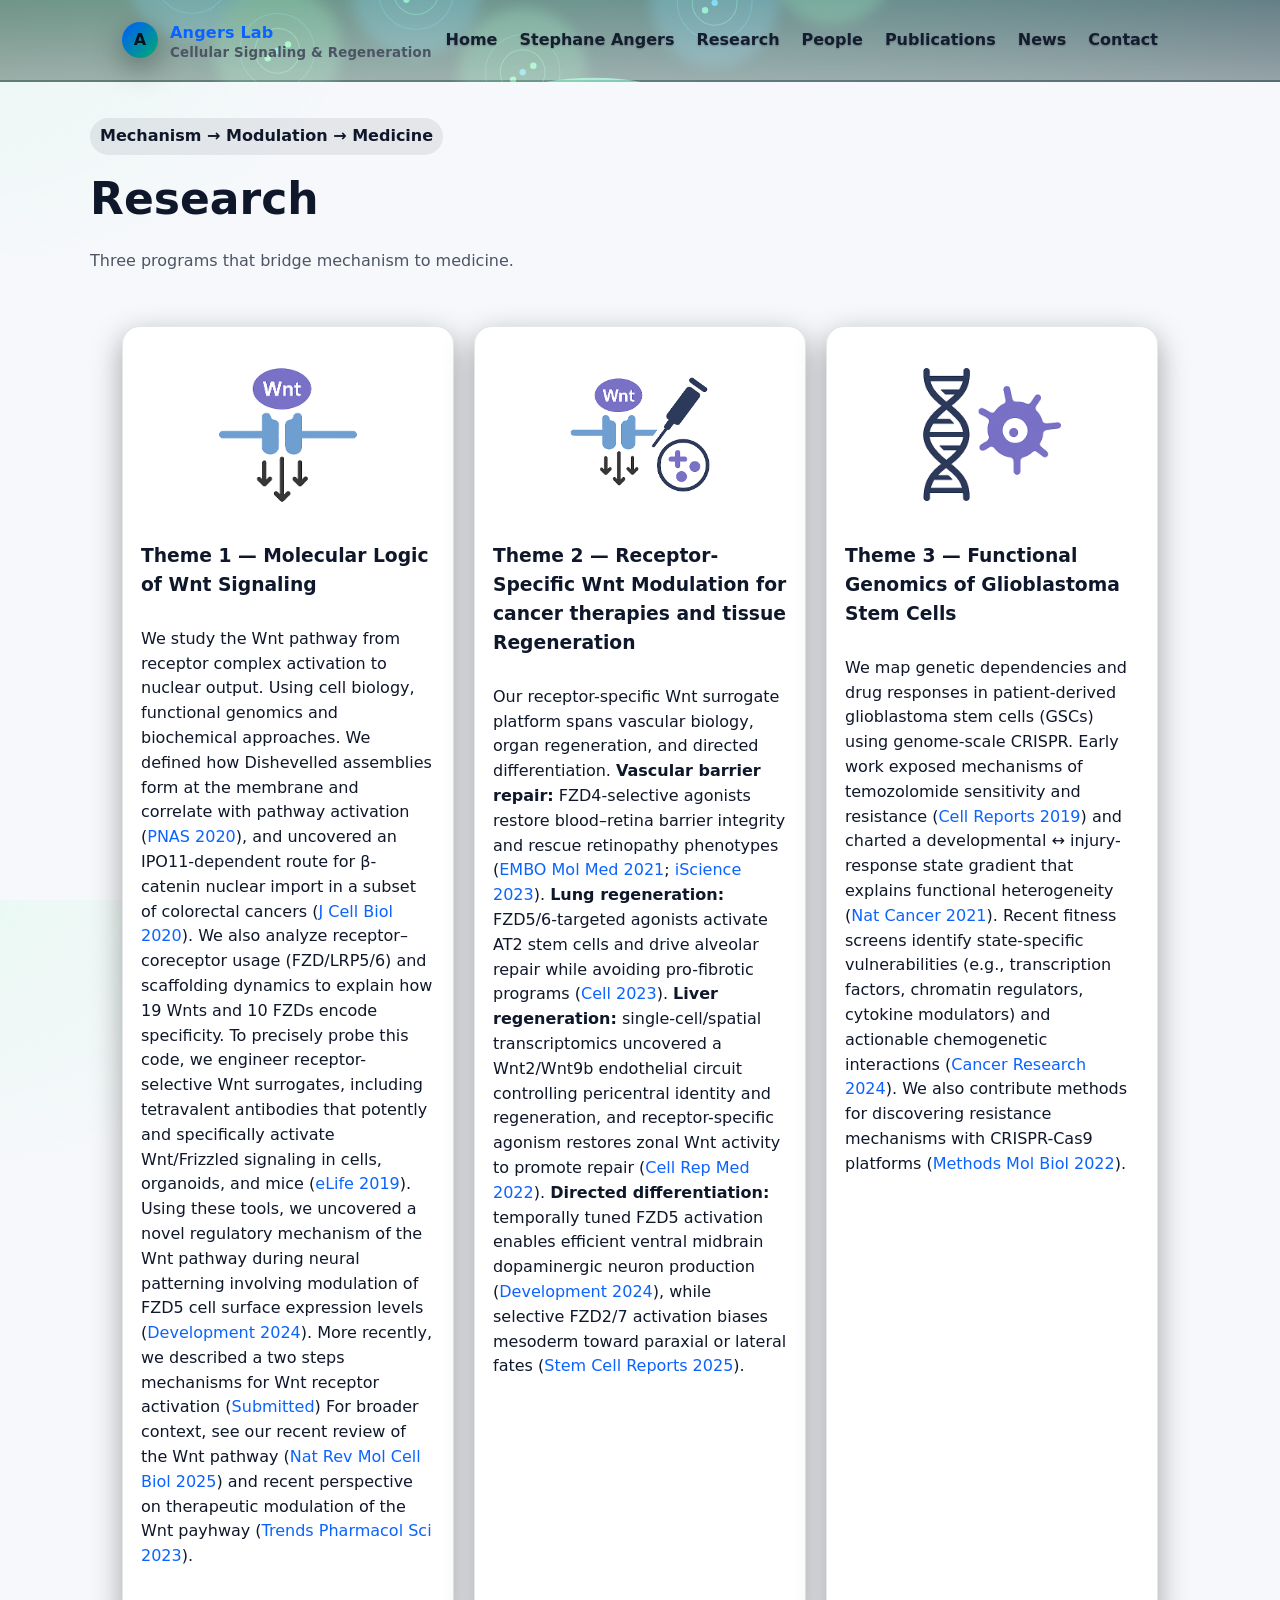
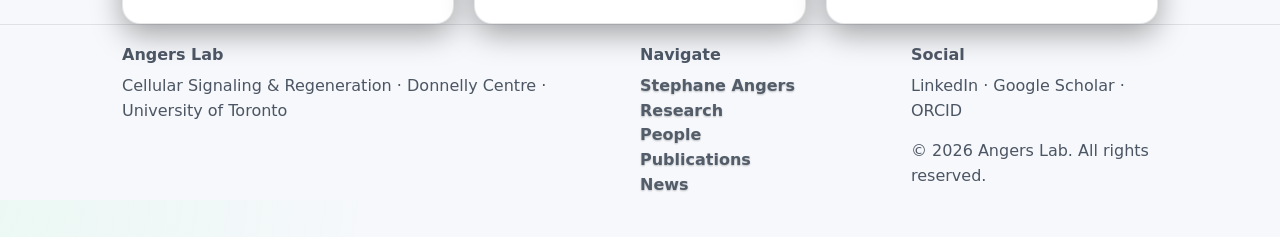
<file: research.html>
<!DOCTYPE html>
<html lang="en">
<head>
  <meta charset="utf-8" />
  <meta name="viewport" content="width=device-width, initial-scale=1" />
  <title>Research | Angers Lab</title>
  <meta name="description" content="Research at the Angers Lab: Wnt/Frizzled specificity, receptor-guided therapeutics, and functional genomics of GBM." />
  <link rel="icon" href="data:image/svg+xml,<svg xmlns='http://www.w3.org/2000/svg' viewBox='0 0 100 100'><rect width='100' height='100' fill='%230a0a0a'/><text x='50' y='58' font-size='60' text-anchor='middle' fill='%23ffffff' font-family='Arial, Helvetica, sans-serif'>A</text></svg>">
  <style>
    :root { --bg:#0b0c10; --panel:#111317; --elev:#161a20; --text:#e9eef5; --muted:#aeb6c2; --brand:#59d5ff; --brand-2:#7bffb1; --link:var(--brand); --maxw:1100px; --radius:18px; --shadow:0 10px 30px rgba(0,0,0,.35) }
    @media (prefers-color-scheme: light){ :root{ --bg:#f6f8fb; --panel:#ffffff; --elev:#f1f4f8; --text:#0f172a; --muted:#4b5563; --brand:#005bff; --brand-2:#00ad6b; --link:#0b63ff } }
    *{box-sizing:border-box} html,body{height:100%}
    body{margin:0;font-family:ui-sans-serif,system-ui,-apple-system,Segoe UI,Roboto,Helvetica,Arial;color:var(--text);
         background:radial-gradient(1200px 600px at 80% -50%, rgba(89,213,255,.15), transparent 60%), radial-gradient(900px 500px at -10% 0%, rgba(123,255,177,.12), transparent 55%), var(--bg);
         line-height:1.55}
    a{color:var(--link);text-decoration:none} a:hover{text-decoration:underline}
    .wrap{max-width:var(--maxw);margin-inline:auto;padding-inline:clamp(16px,3vw,32px)}
    
    
    
    
    .brand small{display:block;font-weight:600;color:var(--muted);line-height:1}
    
    
    
      }
    main{padding:clamp(24px,5vw,48px) 0}
    .page-head{padding:clamp(18px,4vw,36px) 0}
    h1{font-size:clamp(28px,4vw,44px);margin:10px 0 8px}
    .lead{color:var(--muted);max-width:72ch}
    .grid{display:grid;grid-template-columns:repeat(12,1fr);gap:clamp(12px,2vw,20px)}
    .card{background:var(--panel);border:1px solid color-mix(in oklab, var(--text) 10%, transparent);border-radius:18px;padding:18px;box-shadow:var(--shadow)}
    .figure {
      border-radius: 14px;
      display: grid;
      place-items: center;
      background: none;
      overflow: hidden;
      width: min(100%, 180px);
      aspect-ratio: 1 / 1;
      padding: clamp(12px, 3vw, 18px);
      margin-inline: auto;
      align-self: center;
    }
    .figure img {
      width: 100%;
      height: 100%;
      object-fit: contain;
      display: block;
    }
    .theme{grid-column:span 4;display:flex;flex-direction:column;gap:10px}
    .theme h3{margin:6px 0 2px}
    .summary{white-space:pre-wrap}
    .tags{display:flex;gap:8px;flex-wrap:wrap;margin-top:6px}
    .chip{display:inline-flex;align-items:center;gap:8px;padding:6px 10px;border-radius:999px;background:color-mix(in oklab, var(--text) 8%, transparent);color:var(--text);font-weight:600}
    .actions{display:flex;gap:10px;flex-wrap:wrap;margin-top:10px}
    @media (max-width:980px){ .theme{grid-column:span 6} }
    @media (max-width:680px){ .theme{grid-column:span 12} }
    footer{border-top:1px solid color-mix(in oklab, var(--text) 10%, transparent);padding:18px 0 32px;color:var(--muted)}
    .footer-grid{display:grid;grid-template-columns:2fr 1fr 1fr;gap:24px}
    .footer-grid a{color:var(--muted)}
    @media (max-width:820px){ .footer-grid{grid-template-columns:1fr} }
    .sr-only{position:absolute;width:1px;height:1px;padding:0;margin:-1px;overflow:hidden;clip:rect(0,0,0,0);border:0}
    .mt-1{margin-top:6px}.mt-2{margin-top:12px}.mt-3{margin-top:18px}.mt-4{margin-top:26px}

/* Canonical site header + nav */
header { position: sticky; top: 0; z-index: 50; backdrop-filter: saturate(140%) blur(8px); background: linear-gradient(180deg, color-mix(in oklab, var(--bg) 30%, transparent), color-mix(in oklab, var(--bg) 55%, transparent)), url('assets/images/banner-wnt.svg') center/cover no-repeat; border-bottom: 2px solid color-mix(in oklab, var(--text) 10%, transparent); }
.nav { display: flex; align-items: center; justify-content: space-between; height: 80px; }
.brand { display: flex; align-items: center; gap: 12px; font-weight: 700; letter-spacing: .2px; }
.brand .logo { width: 36px; height: 36px; border-radius: 50%; background: linear-gradient(135deg, var(--brand), var(--brand-2)); display: grid; place-items: center; color: #001319; font-weight: 900; box-shadow: var(--shadow); }
nav ul { list-style: none; margin: 0; padding: 0; display: flex; gap: 22px; align-items: center; }
nav a { color: var(--text); opacity: .95; font-weight: 700; text-shadow: 0 1px 2px rgba(0,0,0,.25); }
.menu-btn { display: none; background: none; border: none; color: var(--text); font-size: 28px; }
@media (max-width: 860px) {
      nav ul { display: none; position: absolute; top: 64px; left: 0; right: 0; background: var(--panel); border-bottom: 2px solid color-mix(in oklab, var(--text) 10%, transparent); padding: 12px 18px; flex-direction: column; gap: 8px; }

nav a.active { font-weight: bold; text-decoration: underline; }
/* Optional: prevent body from scrolling when menu is open */
body.no-scroll { overflow: hidden; }
</style>
<style>
@media (max-width: 860px) {
  .menu-btn { display: inline-block !important; }
  nav ul.open { display: flex !important; }
}
</style>
</head>
<body>
  <a class="sr-only" href="#main">Skip to content</a>
  <header>
  <div class="wrap nav">
    <a aria-label="Angers Lab Home" class="brand" href="index.html">
      <span class="logo">A</span>
      <span>Angers Lab<br/><small>Cellular Signaling &amp; Regeneration</small></span>
    </a>
    <nav>
      <button class="menu-btn" aria-label="Open menu" onclick="toggleMenu()" aria-expanded="false">☰</button>
      <ul id="menu"><li><a href="index.html">Home</a></li>
<li><a href="stephane-angers.html">Stephane Angers</a></li>
        <li><a href="research.html" class="active"><span class="active"></span>Research</a></li>
        <li><a href="people.html">People</a></li>
        <li><a href="publications.html">Publications</a></li>
        <li><a href="news.html">News</a></li>
        <li><a href="#contact">Contact</a></li></ul>
    </nav>
  </div>
</header>

  <main id="main">
    <section class="page-head wrap">
      <span class="chip">Mechanism → Modulation → Medicine</span>
      <h1>Research</h1>
      <p class="lead">Three programs that bridge mechanism to medicine.</p>
    </section>

    <section class="wrap">
      <div class="grid">
        <!-- THEME 1 -->
        <article class="card theme">
          <div class="figure"><img src="assets/images/theme1_wnt_signaling.png" alt="Wnt receptor complex with downstream signaling arrows"></div>
          <h3>Theme 1 — Molecular Logic of Wnt Signaling</h3>
          <p class="summary">We study the Wnt pathway from receptor complex activation to nuclear output. Using cell biology, functional genomics and biochemical approaches. We defined how Dishevelled assemblies form at the membrane and correlate with pathway activation (<a href="publications.html#y-2020">PNAS 2020</a>), and uncovered an IPO11-dependent route for β-catenin nuclear import in a subset of colorectal cancers (<a href="publications.html#y-2020">J Cell Biol 2020</a>). We also analyze receptor–coreceptor usage (FZD/LRP5/6) and scaffolding dynamics to explain how 19 Wnts and 10 FZDs encode specificity. To precisely probe this code, we engineer receptor-selective Wnt surrogates, including tetravalent antibodies that potently and specifically activate Wnt/Frizzled signaling in cells, organoids, and mice (<a href="publications.html#y-2019">eLife 2019</a>). Using these tools, we uncovered a novel regulatory mechanism of the Wnt pathway during neural patterning involving modulation of FZD5 cell surface expression levels (<a href="publications.html#y-2024">Development 2024</a>). More recently, we described a two steps mechanisms for Wnt receptor activation (<a href="publications.html#y-2025">Submitted</a>) For broader context, see our recent review of the Wnt pathway (<a href="publications.html#y-2025">Nat Rev Mol Cell Biol 2025</a>) and recent perspective on therapeutic modulation of the Wnt payhway (<a href="publications.html#y-2023">Trends Pharmacol Sci 2023</a>).</p>
          <div class="actions">
          </div>
        </article>

        <!-- THEME 2 -->
        <article class="card theme">
          <div class="figure"><img src="assets/images/theme2_wnt_therapies.png" alt="Receptor-specific Wnt modulation with syringe and organoid symbols"></div>
          <h3>Theme 2 — Receptor-Specific Wnt Modulation for cancer therapies and tissue Regeneration</h3>
          <p class="summary">Our receptor-specific Wnt surrogate platform spans vascular biology, organ regeneration, and directed differentiation. <b>Vascular barrier repair:</b> FZD4-selective agonists restore blood–retina barrier integrity and rescue retinopathy phenotypes (<a href="publications.html#y-2021">EMBO Mol Med 2021</a>; <a href="publications.html#y-2023">iScience 2023</a>). <b>Lung regeneration:</b> FZD5/6-targeted agonists activate AT2 stem cells and drive alveolar repair while avoiding pro-fibrotic programs (<a href="publications.html#y-2023">Cell 2023</a>). <b>Liver regeneration:</b> single-cell/spatial transcriptomics uncovered a Wnt2/Wnt9b endothelial circuit controlling pericentral identity and regeneration, and receptor-specific agonism restores zonal Wnt activity to promote repair (<a href="publications.html#y-2022">Cell Rep Med 2022</a>). <b>Directed differentiation:</b> temporally tuned FZD5 activation enables efficient ventral midbrain dopaminergic neuron production (<a href="publications.html#y-2024">Development 2024</a>), while selective FZD2/7 activation biases mesoderm toward paraxial or lateral fates (<a href="publications.html#y-2025">Stem Cell Reports 2025</a>).</p>
          <div class="actions">
          </div>
        </article>

        <!-- THEME 3 -->
        <article class="card theme">
          <div class="figure"><img src="assets/images/theme3_GBM.png" alt="DNA helix and glioblastoma-like cell icon"></div>
          <h3>Theme 3 — Functional Genomics of Glioblastoma Stem Cells</h3>
          <p class="summary">We map genetic dependencies and drug responses in patient-derived glioblastoma stem cells (GSCs) using genome-scale CRISPR. Early work exposed mechanisms of temozolomide sensitivity and resistance (<a href="publications.html#y-2019">Cell Reports 2019</a>) and charted a developmental ↔ injury-response state gradient that explains functional heterogeneity (<a href="publications.html#y-2021">Nat Cancer 2021</a>). Recent fitness screens identify state-specific vulnerabilities (e.g., transcription factors, chromatin regulators, cytokine modulators) and actionable chemogenetic interactions (<a href="publications.html#y-2024">Cancer Research 2024</a>). We also contribute methods for discovering resistance mechanisms with CRISPR-Cas9 platforms (<a href="publications.html#y-2022">Methods Mol Biol 2022</a>).</p>
          <div class="actions">
          </div>
        </article>
      </div>
    </section>
  </main>

  <footer>
    <div class="wrap footer-grid">
      <div>
        <b>Angers Lab</b>
        <p class="mt-1">Cellular Signaling & Regeneration · Donnelly Centre · University of Toronto</p>
      </div>
      <div>
        <b>Navigate</b>
        <nav class="mt-1">
          <a href="stephane-angers.html">Stephane Angers</a><br>
          <a href="research.html" class="active"><span class="active"></span>Research</a><br>
          <a href="people.html">People</a><br>
          <a href="publications.html">Publications</a><br>
          <a href="news.html">News</a>
        </nav>
      </div>
      <div>
        <b>Social</b>
        <p class="mt-1"><a href="#" aria-label="LinkedIn">LinkedIn</a> · <a href="#" aria-label="Google Scholar">Google Scholar</a> · <a href="#" aria-label="ORCID">ORCID</a></p>
        <p class="mt-1">© <span id="year"></span> Angers Lab. All rights reserved.</p>
      </div>
    </div>
  </footer>

  <script>document.getElementById('year').textContent = new Date().getFullYear();</script>
<script>
(function () {
  const btn  = document.querySelector('.menu-btn');
  const menu = document.getElementById('menu');

  if (!btn || !menu) return;

  function set(open) {
    menu.classList.toggle('open', open);
    btn.setAttribute('aria-expanded', String(open));
    document.body.classList.toggle('no-scroll', open);
  }

  window.toggleMenu = () => set(!menu.classList.contains('open'));

  // Close the menu when a link is tapped
  menu.querySelectorAll('a').forEach(a => a.addEventListener('click', () => set(false)));

  // If resized back to desktop, ensure menu is closed and layout resets
  window.addEventListener('resize', () => {
    if (window.innerWidth > 860) set(false);
  });
})();
</script>
</body>
</html>
</file>
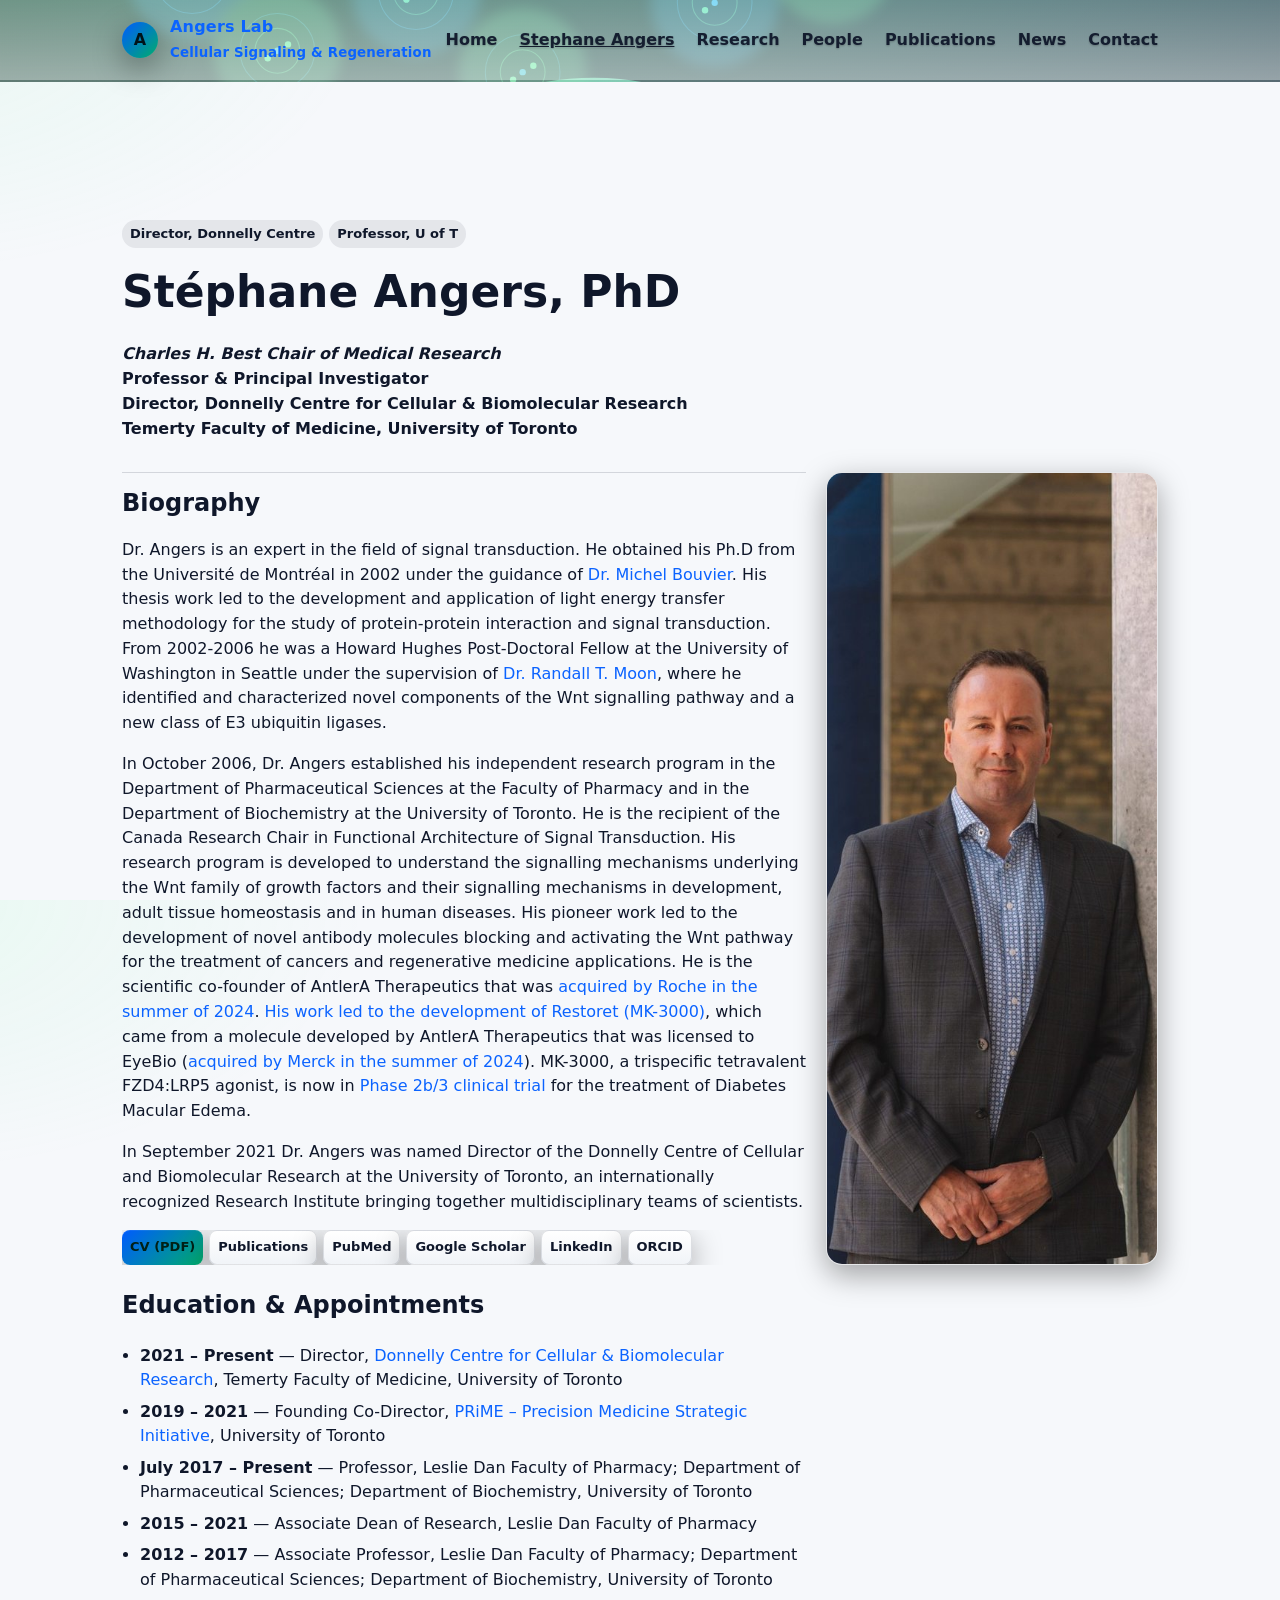
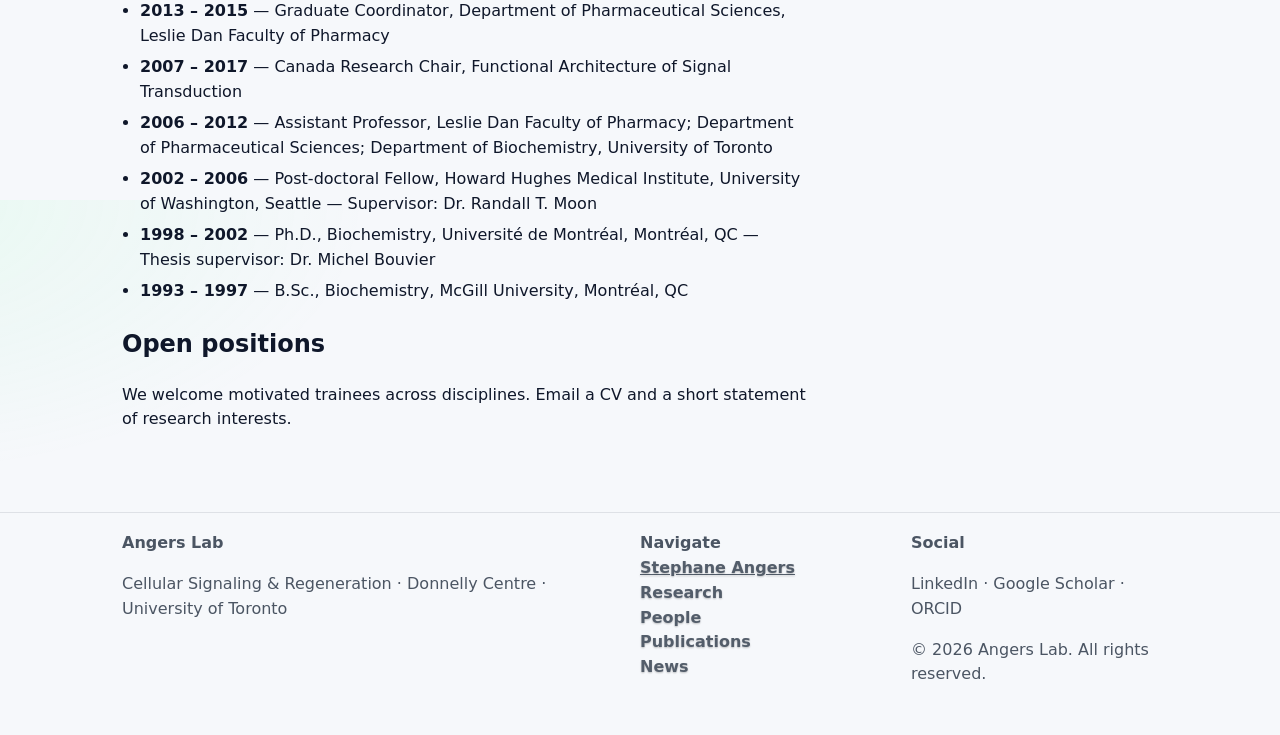
<file: stephane-angers.html>
<!DOCTYPE html>
<html lang="en">
<head>
<meta charset="utf-8"/>
<meta content="width=device-width, initial-scale=1" name="viewport"/>
<title>Stéphane Angers | Angers Lab</title>
<meta content="Stéphane Angers — Professor &amp; Principal Investigator; Director, Donnelly Centre. Wnt/Frizzled signaling, receptor biology, and regenerative medicine." name="description"/>
<link href="data:image/svg+xml,&lt;svg xmlns='http://www.w3.org/2000/svg' viewBox='0 0 100 100'&gt;&lt;rect width='100' height='100' fill='%230a0a0a'/&gt;&lt;text x='50' y='58' font-size='60' text-anchor='middle' fill='%23ffffff' font-family='Arial, Helvetica, sans-serif'&gt;A&lt;/text&gt;&lt;/svg&gt;" rel="icon"/>
<style>
    :root { --bg:#0b0c10; --panel:#111317; --elev:#161a20; --text:#e9eef5; --muted:#aeb6c2; --brand:#59d5ff; --brand-2:#7bffb1; --link:var(--brand); --maxw:1100px; --radius:18px; --shadow:0 10px 30px rgba(0,0,0,.35); }
    @media (prefers-color-scheme: light){ :root{ --bg:#f6f8fb; --panel:#ffffff; --elev:#f1f4f8; --text:#0f172a; --muted:#4b5563; --brand:#005bff; --brand-2:#00ad6b; --link:#0b63ff; }}

    *{box-sizing:border-box}
    html,body{height:100%}
    body{
      margin:0;font-family:ui-sans-serif,system-ui,-apple-system,Segoe UI,Roboto,Helvetica,Arial;
      color:var(--text);
      background:radial-gradient(1200px 600px at 80% -50%, rgba(89,213,255,.15), transparent 60%),
                 radial-gradient(900px 500px at -10% 0%, rgba(123,255,177,.12), transparent 55%),
                 var(--bg);
      line-height:1.55
    }
    a{color:var(--link);text-decoration:none}
    a:hover{text-decoration:underline}
    .wrap{max-width:var(--maxw);margin-inline:auto;padding-inline:clamp(16px,3vw,32px)}

    /* Layout */
    main{padding:clamp(28px,6vw,64px) 0}
    .hero{padding:clamp(28px,6vw,64px) 0}
    .grid{display:grid;grid-template-columns:repeat(12,1fr);gap:clamp(12px,2vw,20px)}
    .left{grid-column:span 8}
    .right{grid-column:span 4}
    @media (max-width:980px){ .left{grid-column:span 12} .right{grid-column:span 12} }

    h1{font-size:clamp(28px,4vw,44px);margin:10px 0 6px}
    .sub{color:var(--muted)}
    .card{background:var(--panel);border:1px solid color-mix(in oklab, var(--text) 10%, transparent);border-radius:16px;padding:18px;box-shadow:var(--shadow)}

    /* === Buttons (bubbles) sized down to fit one row === */
    .btn{display:inline-flex;align-items:center;gap:6px;padding:6px 8px;border-radius:8px;border:1px solid color-mix(in oklab, var(--text) 12%, transparent);background:linear-gradient(180deg,color-mix(in oklab, var(--panel) 100%, transparent),color-mix(in oklab, var(--elev) 100%, transparent));color:var(--text);font-weight:600;text-decoration:none;box-shadow:0 1px 0 rgba(255,255,255,.08) inset, var(--shadow);font-size:13px;white-space:nowrap}
    .btn.fill{background:linear-gradient(135deg,var(--brand),var(--brand-2));color:#002016;border:none}
    .chips{display:flex;gap:6px;flex-wrap:nowrap;justify-content:flex-start;margin-top:10px;overflow-x:auto}
    .chip{display:inline-flex;align-items:center;gap:6px;padding:4px 8px;border-radius:999px;background:color-mix(in oklab, var(--text) 8%, transparent);color:var(--text);font-weight:600;font-size:13px}
    .chips::-webkit-scrollbar{height:6px}
    .chips::-webkit-scrollbar-thumb{background:color-mix(in oklab, var(--text) 12%, transparent);border-radius:999px}

    .avatar{width:128px;height:128px;border-radius:50%;object-fit:cover;background:linear-gradient(135deg,var(--brand),var(--brand-2))}
    .meta{color:var(--muted)}
    ul.tight{margin:0;padding-left:18px}
    ul.tight li{margin:.4rem 0}
    footer{border-top:1px solid color-mix(in oklab, var(--text) 10%, transparent);padding:18px 0 32px;color:var(--muted)}
    .footer-grid{display:grid;grid-template-columns:2fr 1fr 1fr;gap:24px}
    .footer-grid a{color:var(--muted)}
    @media (max-width:820px){ .footer-grid{grid-template-columns:1fr} }
    .sr-only{position:absolute;width:1px;height:1px;padding:0;margin:-1px;overflow:hidden;clip:rect(0,0,0,0);border:0}

    /* Biography + portrait layout */
    .bio-image-grid{display:grid;grid-template-columns:repeat(12,1fr);gap:clamp(12px,2vw,20px);align-items:stretch;margin-top:14px}
    .bio-col{grid-column:span 8}
    .portrait-col{grid-column:span 4}
    @media (max-width:980px){ .bio-col{grid-column:span 12} .portrait-col{grid-column:span 12} }
    .portrait-card{padding:0;height:100%;overflow:hidden}
    .portrait-img{display:block;width:100%;height:100%;object-fit:cover;object-position:40% top;}

    /* Canonical site header + nav */
    header { position: sticky; top: 0; z-index: 50; backdrop-filter: saturate(140%) blur(8px); background: linear-gradient(180deg, color-mix(in oklab, var(--bg) 30%, transparent), color-mix(in oklab, var(--bg) 55%, transparent)), url('assets/images/banner-wnt.svg') center/cover no-repeat; border-bottom: 2px solid color-mix(in oklab, var(--text) 10%, transparent); }
    .nav { display: flex; align-items: center; justify-content: space-between; height: 80px; }
    .brand { display: flex; align-items: center; gap: 12px; font-weight: 700; letter-spacing: .2px; }
    .brand .logo { width: 36px; height: 36px; border-radius: 50%; background: linear-gradient(135deg, var(--brand), var(--brand-2)); display: grid; place-items: center; color: #001319; font-weight: 900; box-shadow: var(--shadow); }
    nav ul { list-style: none; margin: 0; padding: 0; display: flex; gap: 22px; align-items: center; }
    nav a { color: var(--text); opacity: .95; font-weight: 700; text-shadow: 0 1px 2px rgba(0,0,0,.25); }
    .menu-btn { display: none; background: none; border: none; color: var(--text); font-size: 28px; }
    @media (max-width: 860px) {

  .menu-btn { display: inline-block; }
  nav ul.open { display: flex; }

      nav ul { display: none; position: absolute; top: 64px; left: 0; right: 0; background: var(--panel); border-bottom: 2px solid color-mix(in oklab, var(--text) 10%, transparent); padding: 12px 18px; flex-direction: column; gap: 8px; }
    
      nav ul { display: none; position: absolute; top: 64px; left: 0; right: 0; background: var(--panel); border-bottom: 2px solid color-mix(in oklab, var(--text) 10%, transparent); padding: 12px 18px; flex-direction: column; gap: 8px; }
    }
    nav a.active { font-weight: bold; text-decoration: underline; }
/* Optional: prevent body from scrolling when menu is open */
body.no-scroll { overflow: hidden; }
</style>
</head>
<body id="angers-page">
<a class="sr-only" href="#main">Skip to content</a>
<header>
  <div class="wrap nav">
    <a aria-label="Angers Lab Home" class="brand" href="index.html">
      <span class="logo">A</span>
      <span>Angers Lab<br/><small>Cellular Signaling &amp; Regeneration</small></span>
    </a>
    <nav>
      <button class="menu-btn" aria-label="Open menu" onclick="toggleMenu()" aria-expanded="false">☰</button>
      <ul id="menu">
        <li><a href="index.html">Home</a></li>
        <li><a href="stephane-angers.html" class="active"><span class="active"></span>Stephane Angers</a></li>
        <li><a href="research.html">Research</a></li>
        <li><a href="people.html">People</a></li>
        <li><a href="publications.html">Publications</a></li>
        <li><a href="news.html">News</a></li>
        <li><a href="#contact">Contact</a></li>
      </ul>
    </nav>
  </div>
</header>
<main class="wrap" id="main">
  <section class="hero tight">
    <!-- Top header bits -->
    <div class="grid">
      <div class="left">
        <div class="chips">
          <span class="chip">Director, Donnelly Centre</span>
          <span class="chip">Professor, U of T</span>
        </div>
        <h1>Stéphane Angers, PhD</h1>
        <p class="roleline">
          <b>
            <i>Charles H. Best Chair of Medical Research</i><br>
            Professor &amp; Principal Investigator<br>
            Director, Donnelly Centre for Cellular &amp; Biomolecular Research<br>
            Temerty Faculty of Medicine, University of Toronto
          </b>
        </p>
      </div>
    </div>

    <!-- Biography flanked by full-height portrait -->
    <div class="bio-image-grid">
      <div class="bio-col">
        <div class="bio-block" style="border-top:1px solid color-mix(in oklab, var(--text) 15%, transparent); padding-top:12px;">
          <h2 style="margin:0 0 6px">Biography</h2>
          <p>Dr. Angers is an expert in the field of signal transduction. He obtained his Ph.D from the Université de Montréal in 2002 under the guidance of <a href="https://www.iric.ca/en/research/principal-investigators/michel-bouvier" rel="noopener" target="_blank">Dr. Michel Bouvier</a>. His thesis work led to the development and application of light energy transfer methodology for the study of protein-protein interaction and signal transduction. From 2002-2006 he was a Howard Hughes Post-Doctoral Fellow at the University of Washington in Seattle under the supervision of <a href="https://www.nasonline.org/directory-entry/randall-t-moon-wxtgm5/" rel="noopener" target="_blank">Dr. Randall T. Moon</a>, where he identified and characterized novel components of the Wnt signalling pathway and a new class of E3 ubiquitin ligases.</p>
          <p>In October 2006, Dr. Angers established his independent research program in the Department of Pharmaceutical Sciences at the Faculty of Pharmacy and in the Department of Biochemistry at the University of Toronto. He is the recipient of the Canada Research Chair in Functional Architecture of Signal Transduction. His research program is developed to understand the signalling mechanisms underlying the Wnt family of growth factors and their signalling mechanisms in development, adult tissue homeostasis and in human diseases. His pioneer work led to the development of novel antibody molecules blocking and activating the Wnt pathway for the treatment of cancers and regenerative medicine applications. He is the scientific co-founder of AntlerA Therapeutics that was <a href="https://assets.roche.com/f/176343/x/8167d923ad/231024_ir_q3.pdf" rel="noopener" target="_blank">acquired by Roche in the summer of 2024</a>. <a href="https://www.embopress.org/doi/full/10.15252/emmm.202113977" rel="noopener" target="_blank"> His work led to the development of Restoret (MK-3000)</a>, which came from a molecule developed by AntlerA Therapeutics that was licensed to EyeBio (<a href="https://www.merck.com/news/merck-completes-acquisition-of-eyebio/" rel="noopener" target="_blank">acquired by Merck in the summer of 2024</a>). MK-3000, a trispecific tetravalent FZD4:LRP5 agonist, is now in <a href="https://www.merck.com/news/merck-and-eyebio-announce-initiation-of-phase-2b-3-clinical-trial-for-restoret-for-the-treatment-of-diabetic-macular-edema/" rel="noopener" target="_blank">Phase 2b/3 clinical trial</a> for the treatment of Diabetes Macular Edema. </p>
          <p>In September 2021 Dr. Angers was named Director of the Donnelly Centre of Cellular and Biomolecular Research at the University of Toronto, an internationally recognized Research Institute bringing together multidisciplinary teams of scientists.</p>
          
          <div class="chips tools" style="margin-top:10px">
            <a class="btn fill" href="assets/docs/Stephane_Angers_CV.pdf">CV (PDF)</a>
            <a class="btn" href="publications.html">Publications</a>
            <a class="btn" href="https://pubmed.ncbi.nlm.nih.gov/?term=Angers+S%5BAuthor%5D" rel="noopener" target="_blank">PubMed</a>
            <a class="btn" href="https://scholar.google.com/citations?user=6Wa4BbYAAAAJ&amp;hl=en" rel="noopener" target="_blank">Google Scholar</a>
            <a class="btn" href="https://www.linkedin.com/in/stephane-angers-%F0%9F%87%A8%F0%9F%87%A6-75981a6/?originalSubdomain=ca" rel="noopener" target="_blank">LinkedIn</a>
            <a class="btn" href="https://orcid.org/0000-0001-7241-9044" rel="noopener" target="_blank">ORCID</a>
          </div>
        </div>
      </div>
      <aside class="portrait-col">
        <div class="card portrait-card">
            <picture>
  <source
    srcset="assets/images/steph_angers_portrait_1600.jpg 1600w,
            assets/images/steph_angers_portrait_1200.jpg 1200w,
            assets/images/steph_angers_portrait_800.jpg 800w"
    sizes="(min-width: 1024px) 38vw, 92vw">
  <img class="portrait-img"
       src="assets/images/steph_angers_portrait_1200.jpg"
       alt="Portrait of Stéphane Angers at the Donnelly Centre"
       loading="lazy"
       decoding="async"
       style="object-position: 20% center;">
</picture>
        
        </div>
      </aside>
    </div>
  </section>

  <section>
    <div class="grid">
      <div class="left">
        <h2 style="margin-top:22px">Education &amp; Appointments</h2>
        <ul class="tight">
          <li><b>2021 – Present</b> — Director, <a href="https://thedonnellycentre.utoronto.ca" rel="noopener" target="_blank">Donnelly Centre for Cellular &amp; Biomolecular Research</a>, Temerty Faculty of Medicine, University of Toronto</li>
          <li><b>2019 – 2021</b> — Founding Co-Director, <a href="https://www.prime.utoronto.ca" rel="noopener" target="_blank">PRiME – Precision Medicine Strategic Initiative</a>, University of Toronto</li>
          <li><b>July 2017 – Present</b> — Professor, Leslie Dan Faculty of Pharmacy; Department of Pharmaceutical Sciences; Department of Biochemistry, University of Toronto</li>
          <li><b>2015 – 2021</b> — Associate Dean of Research, Leslie Dan Faculty of Pharmacy</li>
          <li><b>2012 – 2017</b> — Associate Professor, Leslie Dan Faculty of Pharmacy; Department of Pharmaceutical Sciences; Department of Biochemistry, University of Toronto</li>
          <li><b>2013 – 2015</b> — Graduate Coordinator, Department of Pharmaceutical Sciences, Leslie Dan Faculty of Pharmacy</li>
          <li><b>2007 – 2017</b> — Canada Research Chair, Functional Architecture of Signal Transduction</li>
          <li><b>2006 – 2012</b> — Assistant Professor, Leslie Dan Faculty of Pharmacy; Department of Pharmaceutical Sciences; Department of Biochemistry, University of Toronto</li>
          <li><b>2002 – 2006</b> — Post-doctoral Fellow, Howard Hughes Medical Institute, University of Washington, Seattle — Supervisor: Dr. Randall T. Moon</li>
          <li><b>1998 – 2002</b> — Ph.D., Biochemistry, Université de Montréal, Montréal, QC — Thesis supervisor: Dr. Michel Bouvier</li>
          <li><b>1993 – 1997</b> — B.Sc., Biochemistry, McGill University, Montréal, QC</li>
        </ul>

        <h2 style="margin-top:22px">Open positions</h2>
        <p>We welcome motivated trainees across disciplines. Email a CV and a short statement of research interests.</p>
      </div>
      <!-- Right column 'Links' card removed per request -->
      <aside class="right"></aside>
    </div>
  </section>
</main>
<footer>
  <div class="wrap footer-grid">
    <div>
      <b>Angers Lab</b>
      <p class="mt-1">Cellular Signaling &amp; Regeneration · Donnelly Centre · University of Toronto</p>
    </div>
    <div>
      <b>Navigate</b>
      <nav class="mt-1">
        <a href="stephane-angers.html" class="active"><span class="active"></span>Stephane Angers</a><br/>
        <a href="research.html">Research</a><br/>
        <a href="people.html">People</a><br/>
        <a href="publications.html">Publications</a><br/>
        <a href="news.html">News</a>
      </nav>
    </div>
    <div>
      <b>Social</b>
      <p class="mt-1"><a aria-label="LinkedIn" href="https://www.linkedin.com/in/stephane-angers-%F0%9F%87%A8%F0%9F%87%A6-75981a6/?originalSubdomain=ca" rel="noopener" target="_blank">LinkedIn</a> · <a aria-label="Google Scholar" href="https://scholar.google.com/citations?user=6Wa4BbYAAAAJ&amp;hl=en" rel="noopener" target="_blank">Google Scholar</a> · <a aria-label="ORCID" href="https://orcid.org/0000-0001-7241-9044" rel="noopener" target="_blank">ORCID</a></p>
      <p class="mt-1">© <span id="year"></span> Angers Lab. All rights reserved.</p>
    </div>
  </div>
</footer>
<script>
  document.getElementById('year').textContent = new Date().getFullYear();
  
</script>
<style>
/* Tighten the top section spacing since the bubbles are smaller */
#angers-page main>section.hero{min-height:auto!important;height:auto!important;padding-bottom:0!important;margin-bottom:0!important}
#angers-page main>section.hero .chips.tools{margin-bottom:0!important}
#angers-page main>section.hero + section{margin-top:0!important;padding-top:0!important}

/* === Bubble hover: match CV gradient on all chips === */
#angers-page .chips.tools .btn { transition: background .25s ease, color .25s ease, border-color .25s ease, box-shadow .25s ease; }
#angers-page .chips.tools .btn:hover,
#angers-page .chips.tools .btn:focus-visible {
  background: linear-gradient(135deg, var(--brand), var(--brand-2));
  color: #002016; /* same contrast color used by .btn.fill */
  border: none;
  outline: none;
}
</style>
<script>
(function () {
  const btn  = document.querySelector('.menu-btn');
  const menu = document.getElementById('menu');

  if (!btn || !menu) return;

  function set(open) {
    menu.classList.toggle('open', open);
    btn.setAttribute('aria-expanded', String(open));
    document.body.classList.toggle('no-scroll', open);
  }

  window.toggleMenu = () => set(!menu.classList.contains('open'));

  // Close the menu when a link is tapped
  menu.querySelectorAll('a').forEach(a => a.addEventListener('click', () => set(false)));

  // If resized back to desktop, ensure menu is closed and layout resets
  window.addEventListener('resize', () => {
    if (window.innerWidth > 860) set(false);
  });
})();
</script>
</body>
</html>
</file>
